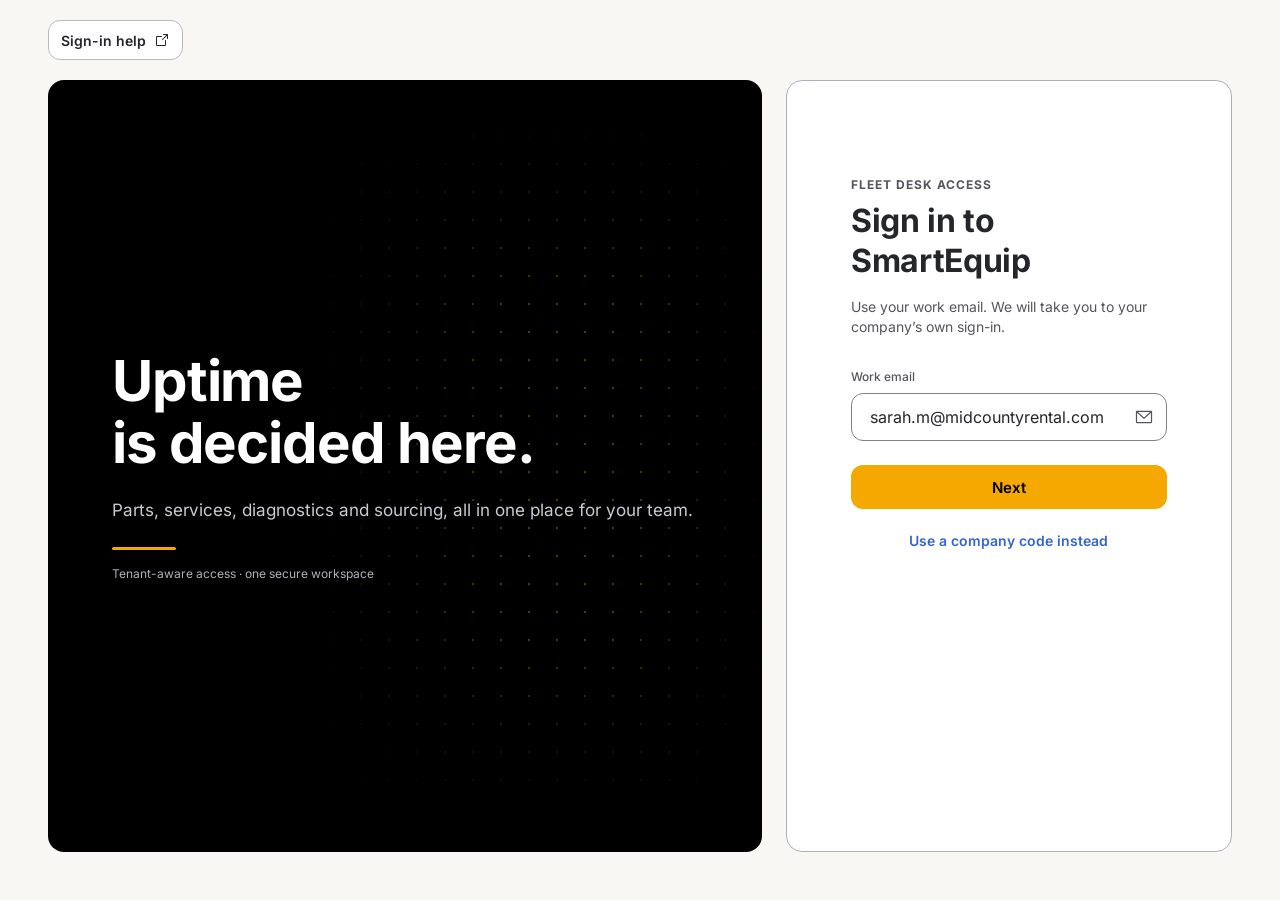
<file: index.html>
<!doctype html>
<html lang="en">
<head>
<meta charset="utf-8">
<meta name="viewport" content="width=device-width,initial-scale=1">
<meta name="theme-color" content="#18181B">
<meta name="description" content="Mid-County Rental fleet portal.">
<title>Mid-County Rental</title>
<link rel="icon" href="data:image/svg+xml,%3Csvg xmlns='http://www.w3.org/2000/svg' viewBox='0 0 32 32'%3E%3Crect width='32' height='32' rx='7' fill='%231E1E1E'/%3E%3Csvg x='4' y='7' width='24' height='18' viewBox='176 3 42 25'%3E%3Cpath d='M216.214 25.64H194.718L200.707 20.9759H207.994L202.438 11.6611L184.701 25.64H177.17L203.722 4.71216L216.214 25.64Z' fill='%23F4A800'/%3E%3C/svg%3E%3C/svg%3E">
<link rel="stylesheet" href="css/tokens.css">
<link rel="stylesheet" href="css/fonts.css">
<link rel="stylesheet" href="css/base.css">
<link rel="stylesheet" href="css/boot.css">
<link rel="stylesheet" href="css/sign-in.css">
<link rel="stylesheet" href="css/shell.css">
<link rel="stylesheet" href="css/kit.css">
<link rel="stylesheet" href="css/catalog.css">
<link rel="stylesheet" href="css/ordering.css">
<link rel="stylesheet" href="css/work.css?v=2">
<link rel="stylesheet" href="css/knowledge.css">
<link rel="stylesheet" href="css/search.css">
<link rel="stylesheet" href="css/fleet.css">
<link rel="stylesheet" href="css/lists.css">
<link rel="stylesheet" href="css/support.css">
<link rel="stylesheet" href="css/marketing.css">
<link rel="stylesheet" href="css/desk.css">
<link rel="stylesheet" href="css/rhythm.css">
<link rel="stylesheet" href="css/responsive.css">
<link rel="stylesheet" href="css/analytics.css">
<link rel="stylesheet" href="css/diagnostics.css">
<link rel="stylesheet" href="css/theme.css">
<script src="js/theme.js"></script>
<script src="js/a11y.js"></script>
</head>
<body>
<div id="app"></div>
<div id="toast" class="toast" role="status" aria-live="polite"></div>
<noscript><p class="noscript">This prototype needs JavaScript.</p></noscript>
<script src="js/data.js"></script>
<script src="js/icons.js"></script>
<script src="js/app.js"></script>
<script src="js/kit.js"></script>
<script src="js/support.js"></script>
<script src="js/desk.js"></script>
<script src="js/transactions.js"></script>
<script src="js/ops.js"></script>
<script src="js/shell.js"></script>
<script src="js/filterbar.js"></script>
<script src="js/cms.js"></script>
<script src="js/views/boot.js"></script>
<script src="js/views/sign-in.js"></script>
<script src="js/views/home.js"></script>
<script src="js/views/search.js"></script>
<script src="js/views/catalog.js"></script>
<script src="js/views/catalog-search.js"></script>
<script src="js/views/supplier.js"></script>
<script src="js/views/company-catalog.js"></script>
<script src="js/views/enhanced-catalog.js"></script>
<script src="js/views/machine.js"></script>
<script src="js/views/category.js"></script>
<script src="js/views/part.js"></script>
<script src="js/views/cart.js"></script>
<script src="js/views/checkout.js"></script>
<script src="js/views/placed.js"></script>
<script src="js/views/orders.js"></script>
<script src="js/views/order.js"></script>
<script src="js/views/work-orders.js"></script>
<script src="js/views/work-order.js"></script>
<script src="js/views/wo-order.js"></script>
<script src="js/views/approvals.js"></script>
<script src="js/views/approval.js"></script>
<script src="js/views/notifications.js"></script>
<script src="js/views/manuals.js"></script>
<script src="js/views/manual.js"></script>
<script src="js/views/fleet.js"></script>
<script src="js/views/asset.js"></script>
<script src="js/views/lists.js"></script>
<script src="js/views/list.js"></script>
<script src="js/views/recommended.js"></script>
<script src="js/views/kb.js"></script>
<script src="js/views/article.js"></script>
<script src="js/views/recall.js"></script>
<script src="js/views/notice.js"></script>
<script src="js/views/scan.js"></script>
<script src="js/views/analytics.js"></script>
<script src="js/diag-engine.js"></script>
<script src="js/views/diagnostics.js"></script>
<script src="js/views/profile.js"></script>
<script src="js/marketing.js"></script>
<script src="js/presenter.js"></script>
<script src="js/walkthroughs.js"></script>
<script>SE.start();</script>
</body>
</html>
</file>
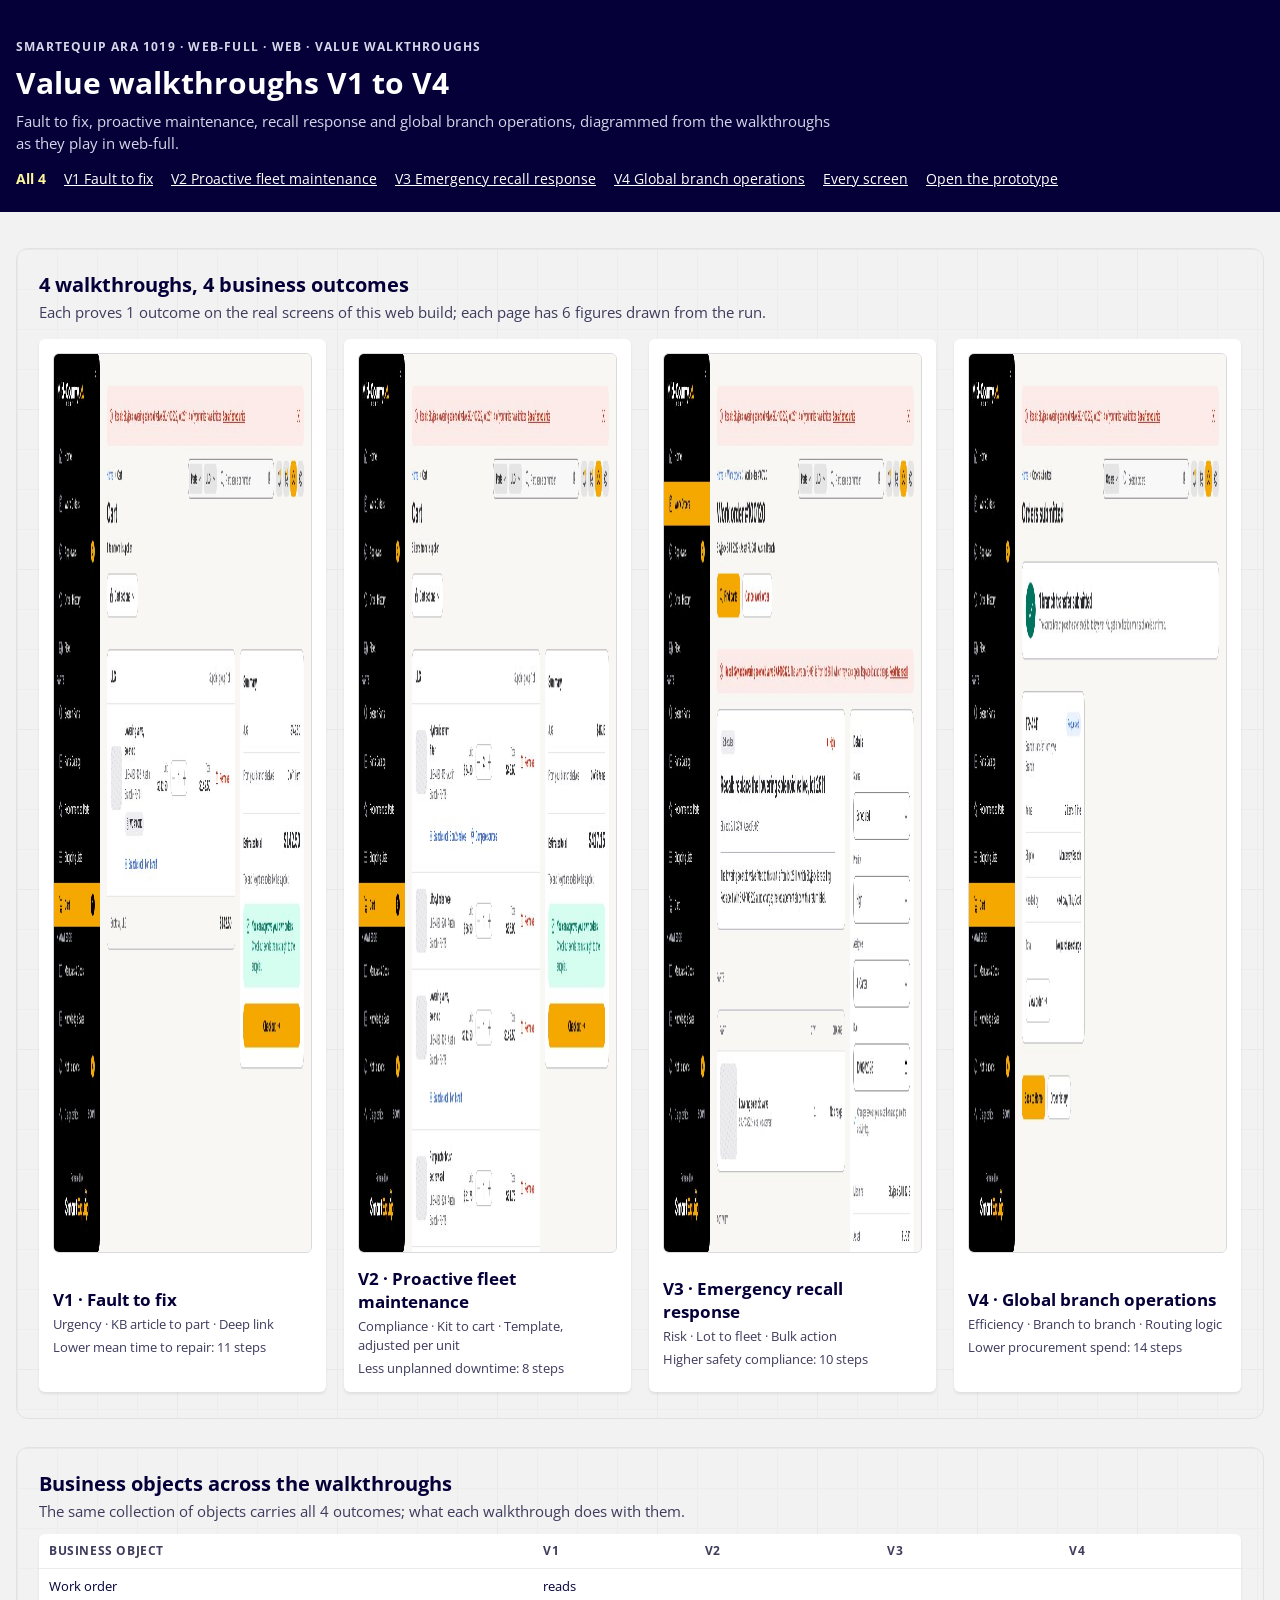
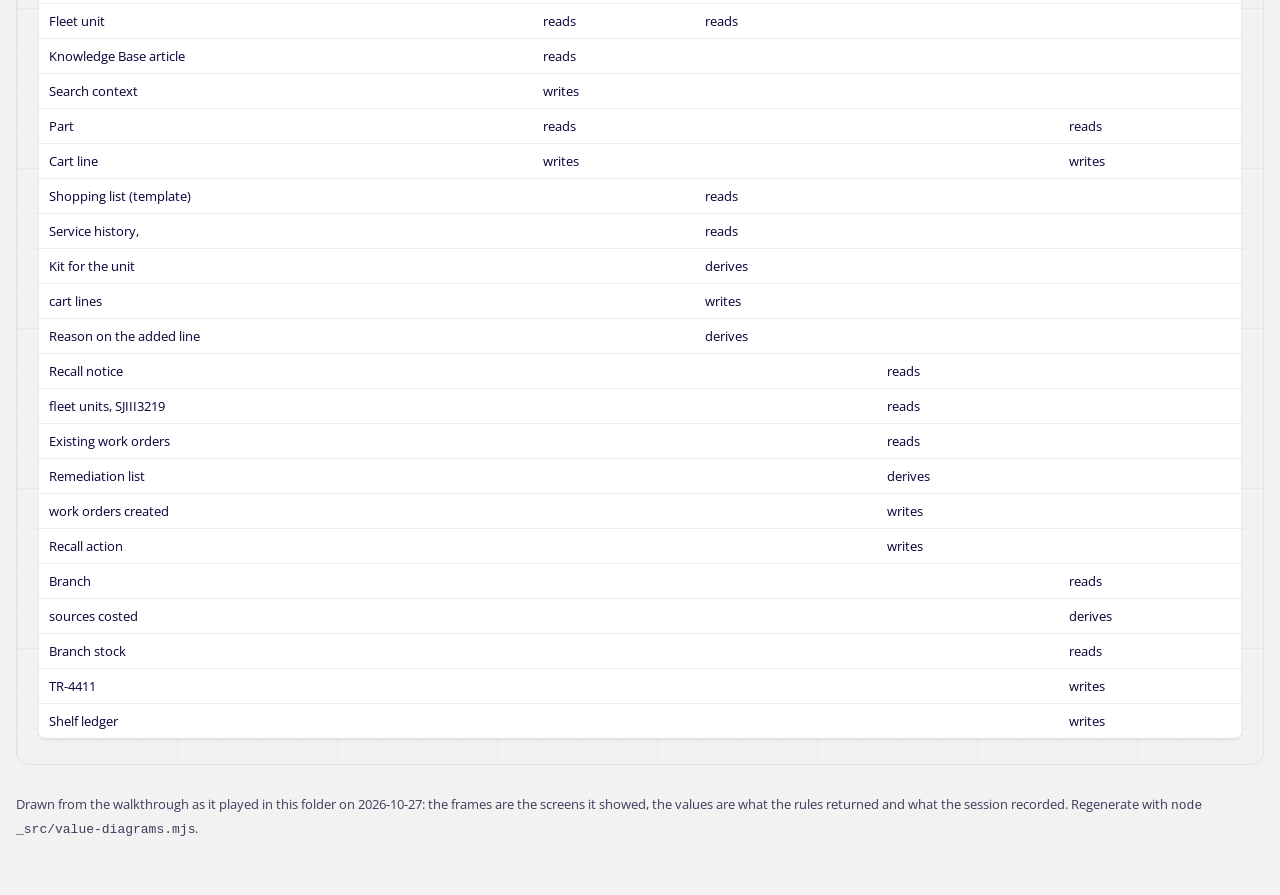
<file: diagrams/index.html>
<!doctype html>
<!-- Generated by _src/value-diagrams.mjs from the captured walkthroughs (run.json). Do not edit. -->
<html lang="en"><head><meta charset="utf-8"><meta name="viewport" content="width=device-width,initial-scale=1">
<title>Value walkthroughs · web-full</title><style>
@font-face { font-family: 'Open Sans'; src: url(fonts/OpenSans.ttf) format('truetype'); font-weight: 300 800; }
@layer base, components;
@layer base {
  *, *::before, *::after { box-sizing: border-box; }
  html { background: #F2F2F2; }
  body { margin: 0; background: #F2F2F2; color: #050038; font: 400 15px/22px 'Open Sans', system-ui, sans-serif; -webkit-font-smoothing: antialiased; }
  h1, h2, h3, p { margin: 0; } a { color: #1D4FB8; } :focus-visible { outline: 3px solid #004F8A; outline-offset: 2px; }
  img { max-width: 100%; }
}
@layer components {
  .top { padding: 28px 16px 22px; background: #050038; color: #FFF; }
  .wrap { max-width: 1280px; margin: 0 auto; }
  .kick { font-size: 12px; font-weight: 700; letter-spacing: 1.2px; text-transform: uppercase; color: #FDF59D; }
  .top h1 { margin-top: 6px; font-size: 30px; line-height: 38px; }
  .top p { margin-top: 8px; max-width: 820px; color: #D7D6EA; }
  .nav { display: flex; flex-wrap: wrap; gap: 8px 18px; margin-top: 14px; font-size: 14px; }
  .nav a { color: #FFF; } .nav a[aria-current] { color: #FDF59D; font-weight: 700; text-decoration: none; }
  main { padding: 8px 16px 56px; }
  .board { margin-top: 28px; padding: 22px 22px 26px; border-radius: 12px; background-color: #F2F2F2;
    background-image: linear-gradient(#E9E9E9 1px, transparent 1px), linear-gradient(90deg, #E9E9E9 1px, transparent 1px), linear-gradient(#EDEDED 1px, transparent 1px), linear-gradient(90deg, #EDEDED 1px, transparent 1px);
    background-size: 160px 160px, 160px 160px, 40px 40px, 40px 40px; border: 1px solid #E2E2E6; }
  .board > h2 { font-size: 20px; line-height: 28px; }
  .board > .sub { margin-top: 2px; color: #3E3B5C; }
  .legend { display: flex; flex-wrap: wrap; gap: 6px 16px; margin: 10px 0 16px; font-size: 13px; color: #3E3B5C; }
  .legend i { display: inline-block; width: 14px; height: 14px; margin-right: 6px; vertical-align: -2px; box-shadow: 0 2px 2px rgba(0,0,0,.12); }
  .k-y { background: linear-gradient(#FDF59D, #FFF9AC); } .k-b { background: linear-gradient(#B1CEFB, #BBD6FF); } .k-g { background: linear-gradient(#68DE8B, #75E395); } .k-r { background: linear-gradient(#FB9B9C, #FFA9A8); } .k-w { background: #FFF; }
  .notes4 { display: grid; grid-template-columns: repeat(auto-fit, minmax(220px, 1fr)); gap: 16px; }
  .nt { min-height: 132px; padding: 16px; box-shadow: 0 4px 5px -2px rgba(0,0,0,.16); }
  .nt small { display: block; font-size: 12px; font-weight: 700; letter-spacing: .8px; text-transform: uppercase; color: #3E3B5C; }
  .nt b { display: block; margin-top: 6px; font-size: 20px; line-height: 27px; }
  .n-y { background: linear-gradient(#FDF59D, #FFF9AC); } .n-b { background: linear-gradient(#B1CEFB, #BBD6FF); } .n-g { background: linear-gradient(#68DE8B, #75E395); } .n-r { background: linear-gradient(#FB9B9C, #FFA9A8); } .n-w { background: #FFF; }
  .kpis { display: grid; grid-template-columns: repeat(auto-fit, minmax(150px, 1fr)); gap: 12px; margin-top: 16px; }
  .kpi { padding: 12px 14px; background: #FFF; border-radius: 4px; box-shadow: 0 2px 3px rgba(0,0,0,.08); }
  .kpi b { display: block; font-size: 26px; line-height: 32px; } .kpi span { font-size: 13px; color: #3E3B5C; }
  .phase { margin-top: 18px; padding: 14px; border-radius: 10px; background: rgba(255,255,255,.55); border: 1px solid #D9D9DE; }
  .phase > h3 { font-size: 16px; line-height: 22px; margin-bottom: 12px; }
  .frames { list-style: none; margin: 0; padding: 0; display: grid; gap: 18px; }
  .frames.p-iPhone { grid-template-columns: repeat(auto-fill, minmax(170px, 1fr)); }
  .frames.p-web { grid-template-columns: repeat(auto-fill, minmax(300px, 1fr)); }
  .fr { position: relative; }
  .fr img { display: block; width: 100%; height: auto; border-radius: 8px; border: 1px solid #D9D9DE; background: #FFF; }
  .fr .bn { position: absolute; top: -10px; left: -10px; display: grid; place-items: center; width: 28px; height: 28px; border-radius: 14px; background: #050038; color: #FFF; font-size: 13px; font-weight: 700; }
  .fr p { margin-top: 8px; font-size: 13px; line-height: 18px; }
  .fr small { display: block; margin-top: 2px; font-size: 12px; line-height: 16px; color: #3E3B5C; }
  .svgbox { margin-top: 6px; }
  svg.fig { display: block; width: 100%; height: auto; font-family: 'Open Sans', system-ui, sans-serif; }
  svg .t { font-size: 13px; fill: #050038; } svg .t-s { font-size: 12px; fill: #050038; } svg .t-b { font-size: 14px; font-weight: 700; fill: #050038; }
  svg .mute { fill: #5A5873; } svg .t-lane { font-size: 16px; font-weight: 700; fill: #050038; } svg .t-ph { font-size: 14px; font-weight: 700; fill: #3E3B5C; letter-spacing: .4px; }
  svg .t-badge { font-size: 12px; font-weight: 700; fill: #FFF; } svg .t-l { font-size: 12px; fill: #3E3B5C; }
  svg rect.white { stroke: #D9D9DE; }
  .edges { margin: 12px 0 0; padding-left: 20px; font-size: 13px; columns: 2 320px; } .edges li { margin: 2px 0; break-inside: avoid; }
  .chain { margin-top: 22px; display: grid; grid-template-columns: repeat(auto-fit, minmax(220px, 1fr)); gap: 16px; margin-bottom: 18px; }
  .cs { position: relative; padding: 16px 16px 14px; box-shadow: 0 4px 5px -2px rgba(0,0,0,.16); }
  .cs.n-w { border: 1px solid #D9D9DE; }
  .cs-n { position: absolute; top: -10px; left: -10px; display: grid; place-items: center; width: 28px; height: 28px; border-radius: 14px; background: #050038; color: #FFF; font-size: 13px; font-weight: 700; }
  .cs b { display: block; font-size: 15px; } .cs p { margin-top: 6px; font-size: 13px; line-height: 19px; }
  .stats4 { margin-top: 18px; display: grid; grid-template-columns: repeat(auto-fit, minmax(160px, 1fr)); gap: 14px; margin-bottom: 16px; }
  .st { padding: 14px; box-shadow: 0 4px 5px -2px rgba(0,0,0,.16); } .st b { display: block; font-size: 30px; line-height: 36px; } .st span { font-size: 13px; }
  .tbl { overflow-x: auto; margin-top: 12px; background: #FFF; border-radius: 6px; box-shadow: 0 2px 3px rgba(0,0,0,.08); }
  table { width: 100%; border-collapse: collapse; font-size: 13px; line-height: 18px; }
  th, td { padding: 8px 10px; text-align: left; vertical-align: top; border-top: 1px solid #ECECF0; }
  thead th { border-top: 0; font-size: 12px; letter-spacing: .6px; text-transform: uppercase; color: #3E3B5C; white-space: nowrap; }
  tr.hit td { background: #E3F8EA; } tr.warn td { background: #FFFBD9; } tr.risk td { background: #FFE6E6; }
  .cap { margin-top: 12px; font-size: 14px; color: #3E3B5C; }
  .barbox { padding: 10px 14px; background: #FFF; border-radius: 6px; box-shadow: 0 2px 3px rgba(0,0,0,.08); }
  .banner { margin-top: 18px; padding: 14px 18px; background: #FFF; border-radius: 4px; box-shadow: 0 2px 3px rgba(0,0,0,.08); font-weight: 600; }
  .cards { display: grid; grid-template-columns: repeat(auto-fit, minmax(280px, 1fr)); gap: 18px; margin-top: 16px; }
  .card { display: grid; grid-template-columns: 96px minmax(0, 1fr); gap: 14px; padding: 14px; background: #FFF; border-radius: 6px; box-shadow: 0 2px 3px rgba(0,0,0,.08); color: inherit; text-decoration: none; }
  .card.p-web { grid-template-columns: 1fr; }
  .card img { border-radius: 6px; border: 1px solid #D9D9DE; }
  .card b { display: block; font-size: 17px; line-height: 23px; } .card span { display: block; margin-top: 4px; font-size: 13px; line-height: 19px; color: #3E3B5C; }
  .foot { margin-top: 28px; font-size: 13px; color: #3E3B5C; }
}</style></head><body>
<header class="top"><div class="wrap"><p class="kick">SmartEquip ARA 1019 · web-full · Web · value walkthroughs</p><h1>Value walkthroughs V1 to V4</h1><p>Fault to fix, proactive maintenance, recall response and global branch operations, diagrammed from the walkthroughs as they play in web-full.</p><nav class="nav" aria-label="Diagrams"><a href="index.html" aria-current="page">All 4</a><a href="V1.html">V1 Fault to fix</a><a href="V2.html">V2 Proactive fleet maintenance</a><a href="V3.html">V3 Emergency recall response</a><a href="V4.html">V4 Global branch operations</a><a href="../screens/index.html">Every screen</a><a href="../index.html">Open the prototype</a></nav></div></header>
<main class="wrap"><section class="board" aria-labelledby="i1"><h2 id="i1">4 walkthroughs, 4 business outcomes</h2><p class="sub">Each proves 1 outcome on the real screens of this web build; each page has 6 figures drawn from the run.</p><div class="cards"><a class="card p-web" href="V1.html"><img src="frames/V1-11.jpg" alt="" width="1440" height="900" loading="lazy"><div><b>V1 · Fault to fix</b><span>Urgency · KB article to part · Deep link</span><span>Lower mean time to repair: 11 steps</span></div></a><a class="card p-web" href="V2.html"><img src="frames/V2-08.jpg" alt="" width="1440" height="900" loading="lazy"><div><b>V2 · Proactive fleet maintenance</b><span>Compliance · Kit to cart · Template, adjusted per unit</span><span>Less unplanned downtime: 8 steps</span></div></a><a class="card p-web" href="V3.html"><img src="frames/V3-10.jpg" alt="" width="1440" height="900" loading="lazy"><div><b>V3 · Emergency recall response</b><span>Risk · Lot to fleet · Bulk action</span><span>Higher safety compliance: 10 steps</span></div></a><a class="card p-web" href="V4.html"><img src="frames/V4-14.jpg" alt="" width="1440" height="900" loading="lazy"><div><b>V4 · Global branch operations</b><span>Efficiency · Branch to branch · Routing logic</span><span>Lower procurement spend: 14 steps</span></div></a></div></section>
<section class="board" aria-labelledby="i2"><h2 id="i2">Business objects across the walkthroughs</h2><p class="sub">The same collection of objects carries all 4 outcomes; what each walkthrough does with them.</p><div class="tbl"><table><thead><tr><th scope="col">Business object</th><th scope="col">V1</th><th scope="col">V2</th><th scope="col">V3</th><th scope="col">V4</th></tr></thead><tbody><tr class=""><td>Work order</td><td>reads</td><td></td><td></td><td></td></tr><tr class=""><td>Fleet unit</td><td>reads</td><td>reads</td><td></td><td></td></tr><tr class=""><td>Knowledge Base article</td><td>reads</td><td></td><td></td><td></td></tr><tr class=""><td>Search context</td><td>writes</td><td></td><td></td><td></td></tr><tr class=""><td>Part</td><td>reads</td><td></td><td></td><td>reads</td></tr><tr class=""><td>Cart line</td><td>writes</td><td></td><td></td><td>writes</td></tr><tr class=""><td>Shopping list (template)</td><td></td><td>reads</td><td></td><td></td></tr><tr class=""><td>Service history,</td><td></td><td>reads</td><td></td><td></td></tr><tr class=""><td>Kit for the unit</td><td></td><td>derives</td><td></td><td></td></tr><tr class=""><td>cart lines</td><td></td><td>writes</td><td></td><td></td></tr><tr class=""><td>Reason on the added line</td><td></td><td>derives</td><td></td><td></td></tr><tr class=""><td>Recall notice</td><td></td><td></td><td>reads</td><td></td></tr><tr class=""><td>fleet units, SJIII3219</td><td></td><td></td><td>reads</td><td></td></tr><tr class=""><td>Existing work orders</td><td></td><td></td><td>reads</td><td></td></tr><tr class=""><td>Remediation list</td><td></td><td></td><td>derives</td><td></td></tr><tr class=""><td>work orders created</td><td></td><td></td><td>writes</td><td></td></tr><tr class=""><td>Recall action</td><td></td><td></td><td>writes</td><td></td></tr><tr class=""><td>Branch</td><td></td><td></td><td></td><td>reads</td></tr><tr class=""><td>sources costed</td><td></td><td></td><td></td><td>derives</td></tr><tr class=""><td>Branch stock</td><td></td><td></td><td></td><td>reads</td></tr><tr class=""><td>TR-4411</td><td></td><td></td><td></td><td>writes</td></tr><tr class=""><td>Shelf ledger</td><td></td><td></td><td></td><td>writes</td></tr></tbody></table></div></section><p class="foot">Drawn from the walkthrough as it played in this folder on 2026-10-27: the frames are the screens it showed, the values are what the rules returned and what the session recorded. Regenerate with <code>node _src/value-diagrams.mjs</code>.</p></main>
</body></html>
</file>
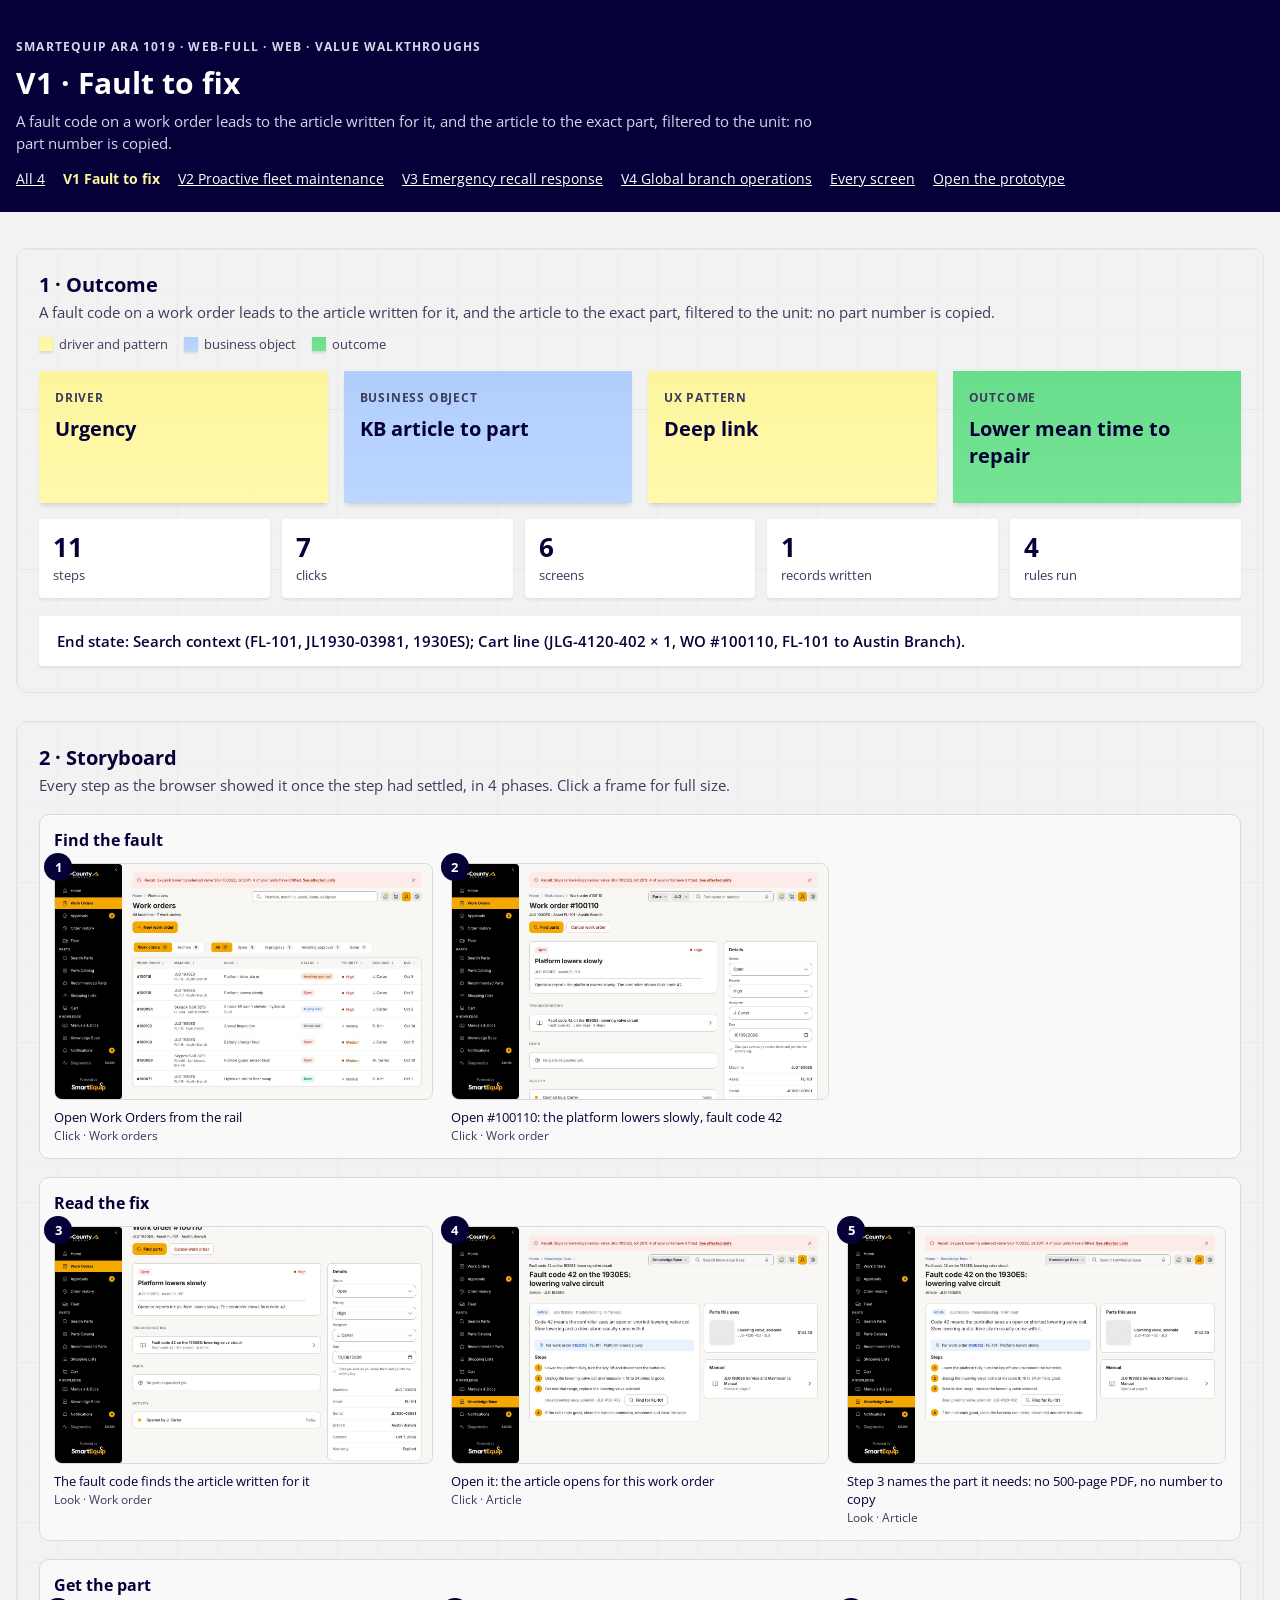
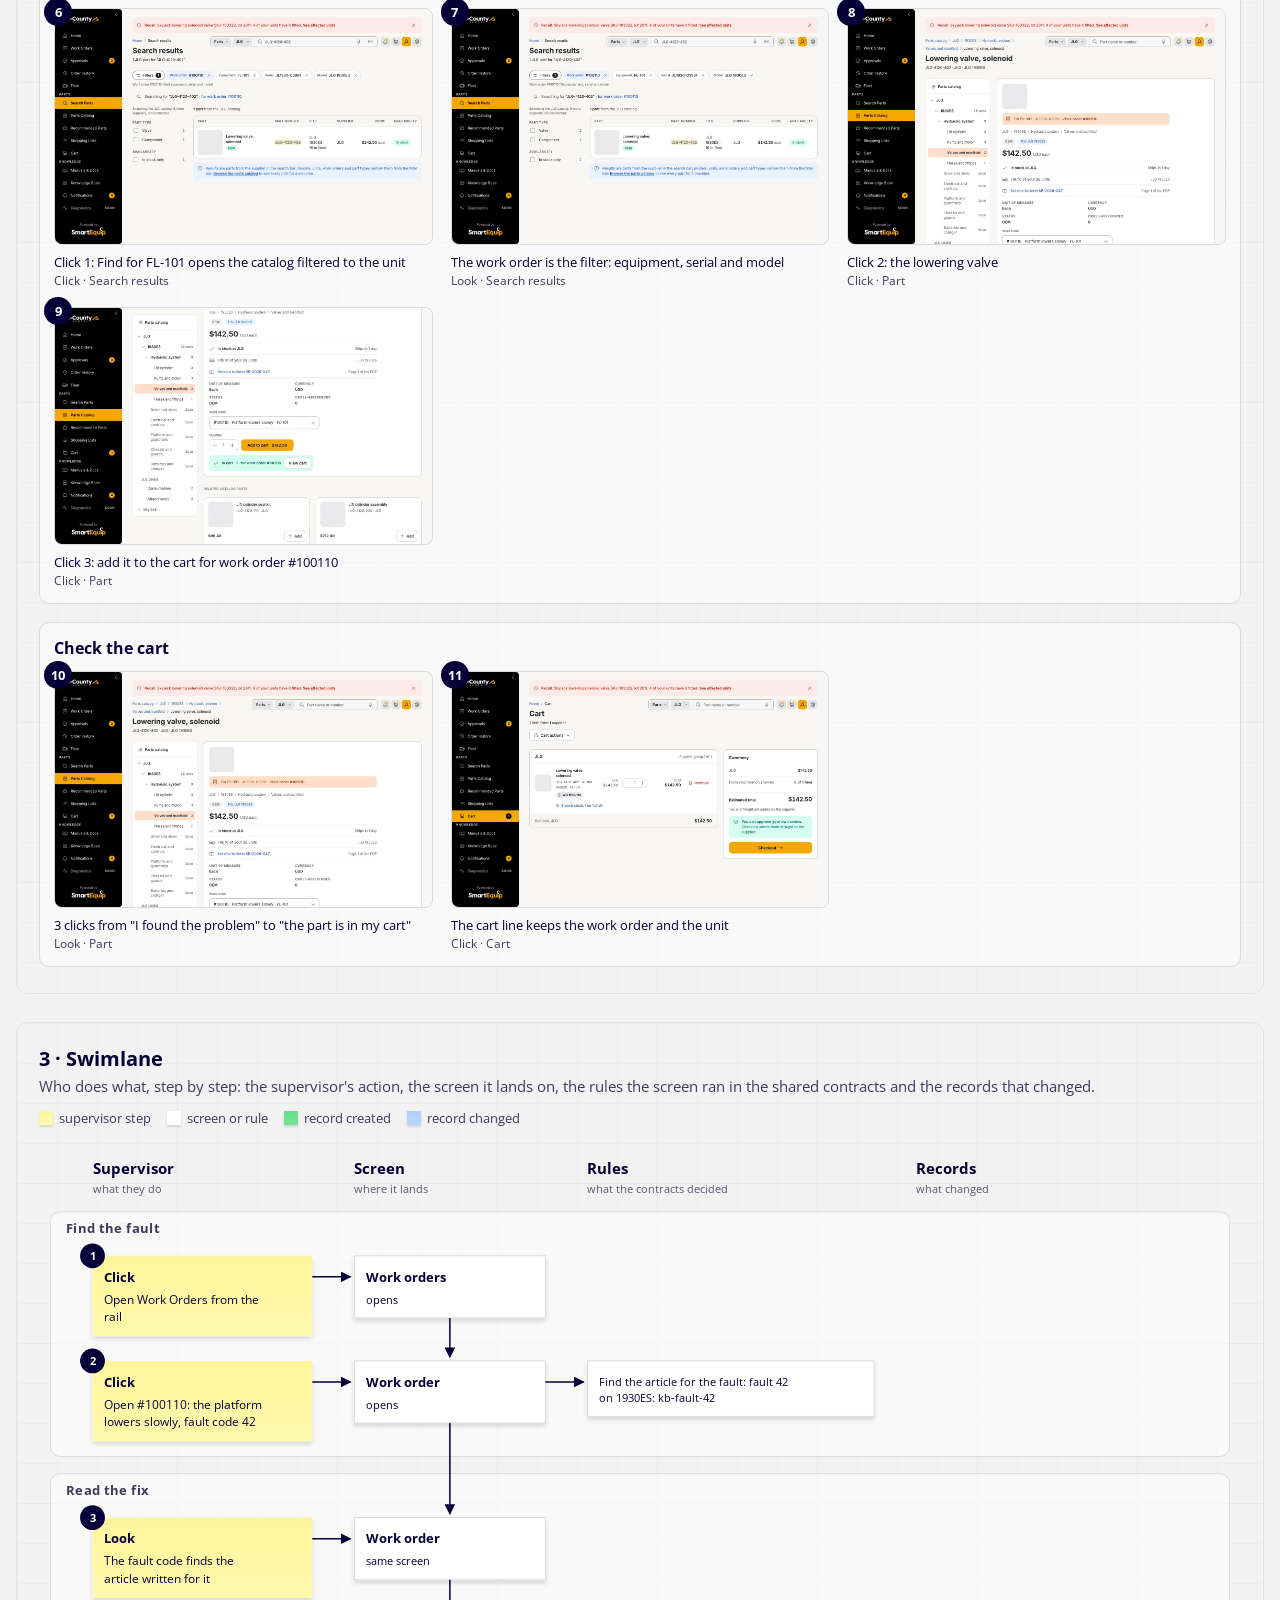
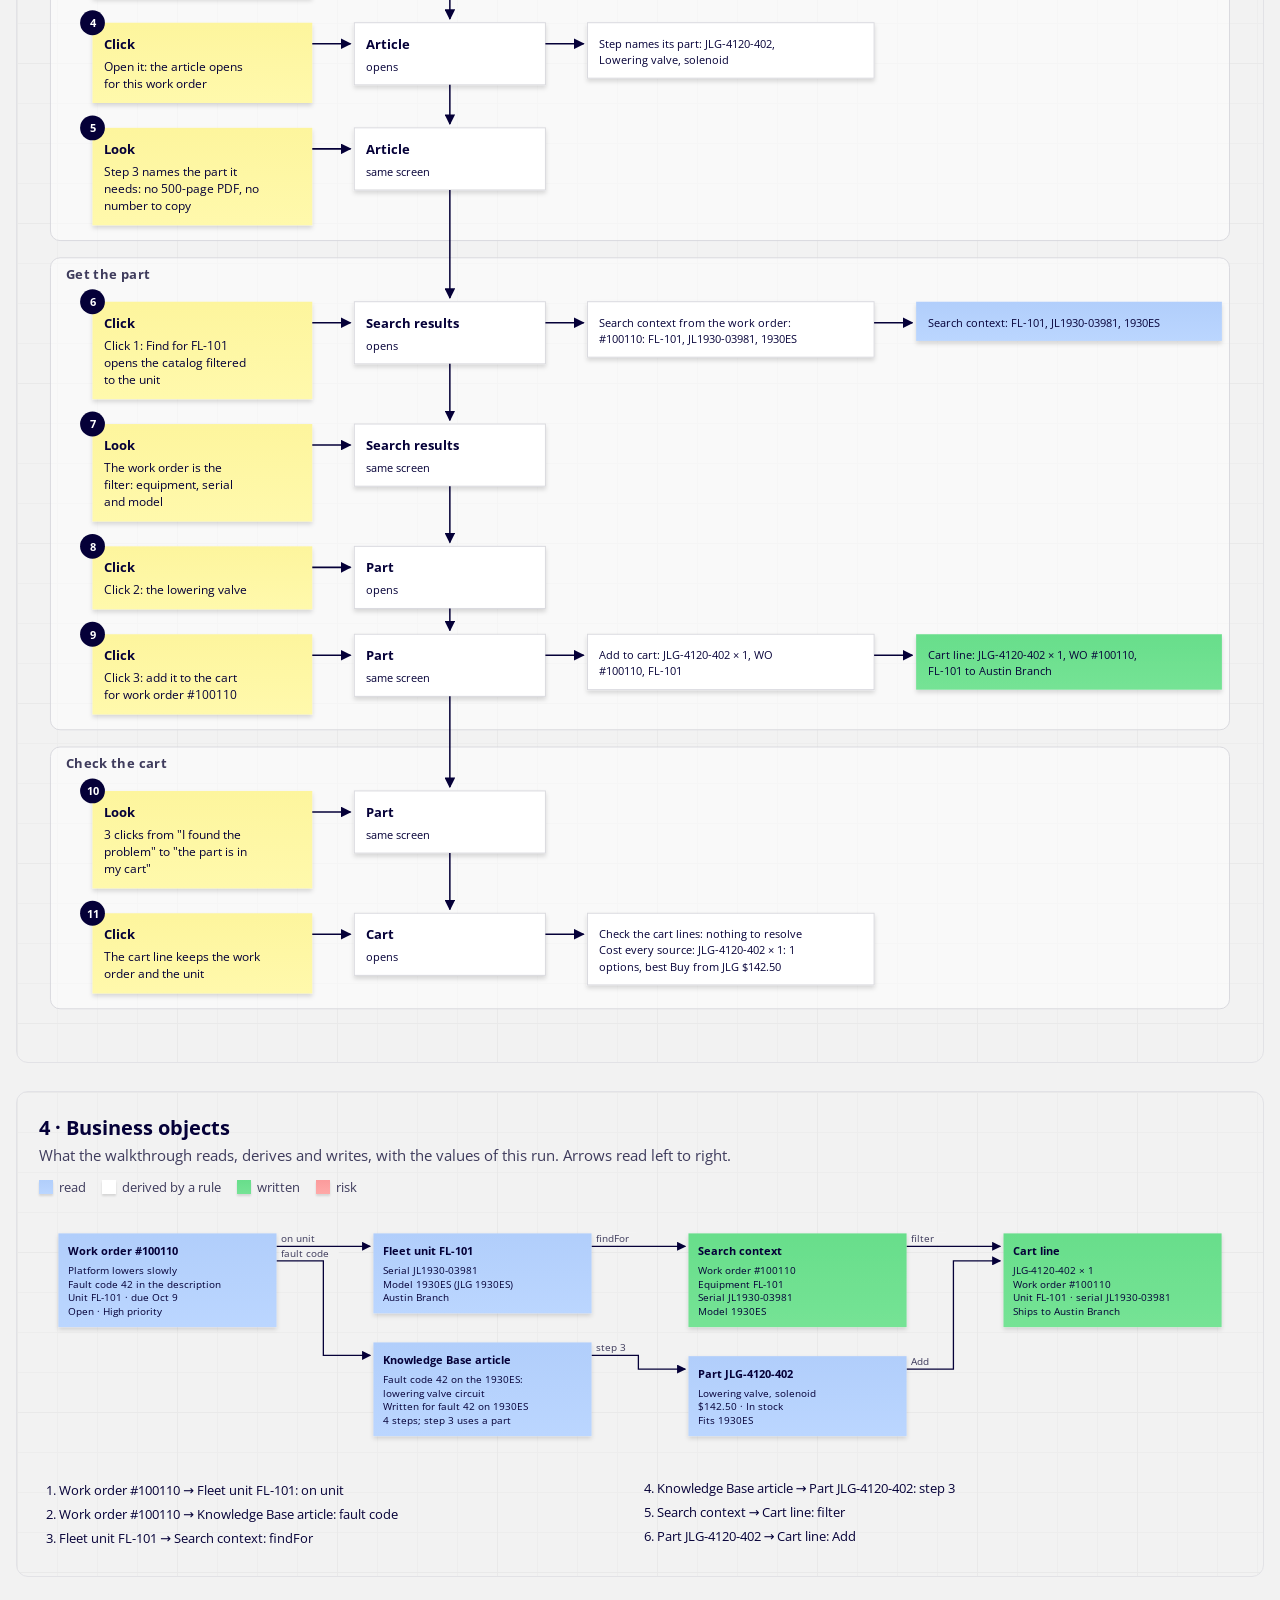
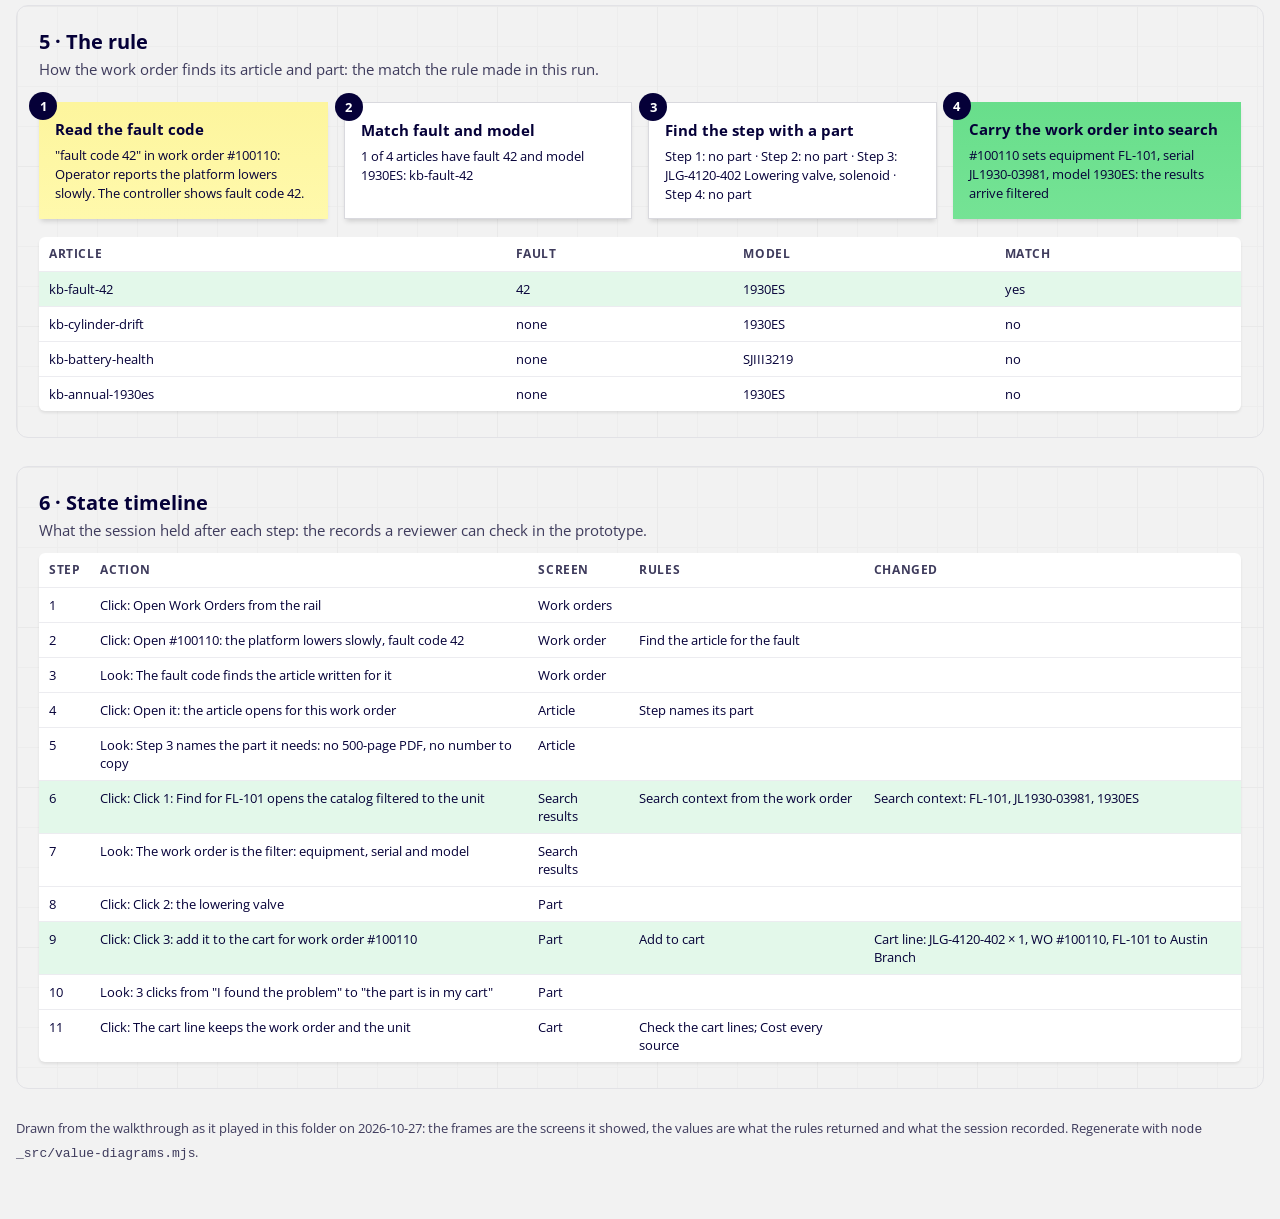
<file: diagrams/V1.html>
<!doctype html>
<!-- Generated by _src/value-diagrams.mjs from the captured walkthroughs (run.json). Do not edit. -->
<html lang="en"><head><meta charset="utf-8"><meta name="viewport" content="width=device-width,initial-scale=1">
<title>V1 Fault to fix · web-full</title><style>
@font-face { font-family: 'Open Sans'; src: url(fonts/OpenSans.ttf) format('truetype'); font-weight: 300 800; }
@layer base, components;
@layer base {
  *, *::before, *::after { box-sizing: border-box; }
  html { background: #F2F2F2; }
  body { margin: 0; background: #F2F2F2; color: #050038; font: 400 15px/22px 'Open Sans', system-ui, sans-serif; -webkit-font-smoothing: antialiased; }
  h1, h2, h3, p { margin: 0; } a { color: #1D4FB8; } :focus-visible { outline: 3px solid #004F8A; outline-offset: 2px; }
  img { max-width: 100%; }
}
@layer components {
  .top { padding: 28px 16px 22px; background: #050038; color: #FFF; }
  .wrap { max-width: 1280px; margin: 0 auto; }
  .kick { font-size: 12px; font-weight: 700; letter-spacing: 1.2px; text-transform: uppercase; color: #FDF59D; }
  .top h1 { margin-top: 6px; font-size: 30px; line-height: 38px; }
  .top p { margin-top: 8px; max-width: 820px; color: #D7D6EA; }
  .nav { display: flex; flex-wrap: wrap; gap: 8px 18px; margin-top: 14px; font-size: 14px; }
  .nav a { color: #FFF; } .nav a[aria-current] { color: #FDF59D; font-weight: 700; text-decoration: none; }
  main { padding: 8px 16px 56px; }
  .board { margin-top: 28px; padding: 22px 22px 26px; border-radius: 12px; background-color: #F2F2F2;
    background-image: linear-gradient(#E9E9E9 1px, transparent 1px), linear-gradient(90deg, #E9E9E9 1px, transparent 1px), linear-gradient(#EDEDED 1px, transparent 1px), linear-gradient(90deg, #EDEDED 1px, transparent 1px);
    background-size: 160px 160px, 160px 160px, 40px 40px, 40px 40px; border: 1px solid #E2E2E6; }
  .board > h2 { font-size: 20px; line-height: 28px; }
  .board > .sub { margin-top: 2px; color: #3E3B5C; }
  .legend { display: flex; flex-wrap: wrap; gap: 6px 16px; margin: 10px 0 16px; font-size: 13px; color: #3E3B5C; }
  .legend i { display: inline-block; width: 14px; height: 14px; margin-right: 6px; vertical-align: -2px; box-shadow: 0 2px 2px rgba(0,0,0,.12); }
  .k-y { background: linear-gradient(#FDF59D, #FFF9AC); } .k-b { background: linear-gradient(#B1CEFB, #BBD6FF); } .k-g { background: linear-gradient(#68DE8B, #75E395); } .k-r { background: linear-gradient(#FB9B9C, #FFA9A8); } .k-w { background: #FFF; }
  .notes4 { display: grid; grid-template-columns: repeat(auto-fit, minmax(220px, 1fr)); gap: 16px; }
  .nt { min-height: 132px; padding: 16px; box-shadow: 0 4px 5px -2px rgba(0,0,0,.16); }
  .nt small { display: block; font-size: 12px; font-weight: 700; letter-spacing: .8px; text-transform: uppercase; color: #3E3B5C; }
  .nt b { display: block; margin-top: 6px; font-size: 20px; line-height: 27px; }
  .n-y { background: linear-gradient(#FDF59D, #FFF9AC); } .n-b { background: linear-gradient(#B1CEFB, #BBD6FF); } .n-g { background: linear-gradient(#68DE8B, #75E395); } .n-r { background: linear-gradient(#FB9B9C, #FFA9A8); } .n-w { background: #FFF; }
  .kpis { display: grid; grid-template-columns: repeat(auto-fit, minmax(150px, 1fr)); gap: 12px; margin-top: 16px; }
  .kpi { padding: 12px 14px; background: #FFF; border-radius: 4px; box-shadow: 0 2px 3px rgba(0,0,0,.08); }
  .kpi b { display: block; font-size: 26px; line-height: 32px; } .kpi span { font-size: 13px; color: #3E3B5C; }
  .phase { margin-top: 18px; padding: 14px; border-radius: 10px; background: rgba(255,255,255,.55); border: 1px solid #D9D9DE; }
  .phase > h3 { font-size: 16px; line-height: 22px; margin-bottom: 12px; }
  .frames { list-style: none; margin: 0; padding: 0; display: grid; gap: 18px; }
  .frames.p-iPhone { grid-template-columns: repeat(auto-fill, minmax(170px, 1fr)); }
  .frames.p-web { grid-template-columns: repeat(auto-fill, minmax(300px, 1fr)); }
  .fr { position: relative; }
  .fr img { display: block; width: 100%; height: auto; border-radius: 8px; border: 1px solid #D9D9DE; background: #FFF; }
  .fr .bn { position: absolute; top: -10px; left: -10px; display: grid; place-items: center; width: 28px; height: 28px; border-radius: 14px; background: #050038; color: #FFF; font-size: 13px; font-weight: 700; }
  .fr p { margin-top: 8px; font-size: 13px; line-height: 18px; }
  .fr small { display: block; margin-top: 2px; font-size: 12px; line-height: 16px; color: #3E3B5C; }
  .svgbox { margin-top: 6px; }
  svg.fig { display: block; width: 100%; height: auto; font-family: 'Open Sans', system-ui, sans-serif; }
  svg .t { font-size: 13px; fill: #050038; } svg .t-s { font-size: 12px; fill: #050038; } svg .t-b { font-size: 14px; font-weight: 700; fill: #050038; }
  svg .mute { fill: #5A5873; } svg .t-lane { font-size: 16px; font-weight: 700; fill: #050038; } svg .t-ph { font-size: 14px; font-weight: 700; fill: #3E3B5C; letter-spacing: .4px; }
  svg .t-badge { font-size: 12px; font-weight: 700; fill: #FFF; } svg .t-l { font-size: 12px; fill: #3E3B5C; }
  svg rect.white { stroke: #D9D9DE; }
  .edges { margin: 12px 0 0; padding-left: 20px; font-size: 13px; columns: 2 320px; } .edges li { margin: 2px 0; break-inside: avoid; }
  .chain { margin-top: 22px; display: grid; grid-template-columns: repeat(auto-fit, minmax(220px, 1fr)); gap: 16px; margin-bottom: 18px; }
  .cs { position: relative; padding: 16px 16px 14px; box-shadow: 0 4px 5px -2px rgba(0,0,0,.16); }
  .cs.n-w { border: 1px solid #D9D9DE; }
  .cs-n { position: absolute; top: -10px; left: -10px; display: grid; place-items: center; width: 28px; height: 28px; border-radius: 14px; background: #050038; color: #FFF; font-size: 13px; font-weight: 700; }
  .cs b { display: block; font-size: 15px; } .cs p { margin-top: 6px; font-size: 13px; line-height: 19px; }
  .stats4 { margin-top: 18px; display: grid; grid-template-columns: repeat(auto-fit, minmax(160px, 1fr)); gap: 14px; margin-bottom: 16px; }
  .st { padding: 14px; box-shadow: 0 4px 5px -2px rgba(0,0,0,.16); } .st b { display: block; font-size: 30px; line-height: 36px; } .st span { font-size: 13px; }
  .tbl { overflow-x: auto; margin-top: 12px; background: #FFF; border-radius: 6px; box-shadow: 0 2px 3px rgba(0,0,0,.08); }
  table { width: 100%; border-collapse: collapse; font-size: 13px; line-height: 18px; }
  th, td { padding: 8px 10px; text-align: left; vertical-align: top; border-top: 1px solid #ECECF0; }
  thead th { border-top: 0; font-size: 12px; letter-spacing: .6px; text-transform: uppercase; color: #3E3B5C; white-space: nowrap; }
  tr.hit td { background: #E3F8EA; } tr.warn td { background: #FFFBD9; } tr.risk td { background: #FFE6E6; }
  .cap { margin-top: 12px; font-size: 14px; color: #3E3B5C; }
  .barbox { padding: 10px 14px; background: #FFF; border-radius: 6px; box-shadow: 0 2px 3px rgba(0,0,0,.08); }
  .banner { margin-top: 18px; padding: 14px 18px; background: #FFF; border-radius: 4px; box-shadow: 0 2px 3px rgba(0,0,0,.08); font-weight: 600; }
  .cards { display: grid; grid-template-columns: repeat(auto-fit, minmax(280px, 1fr)); gap: 18px; margin-top: 16px; }
  .card { display: grid; grid-template-columns: 96px minmax(0, 1fr); gap: 14px; padding: 14px; background: #FFF; border-radius: 6px; box-shadow: 0 2px 3px rgba(0,0,0,.08); color: inherit; text-decoration: none; }
  .card.p-web { grid-template-columns: 1fr; }
  .card img { border-radius: 6px; border: 1px solid #D9D9DE; }
  .card b { display: block; font-size: 17px; line-height: 23px; } .card span { display: block; margin-top: 4px; font-size: 13px; line-height: 19px; color: #3E3B5C; }
  .foot { margin-top: 28px; font-size: 13px; color: #3E3B5C; }
}</style></head><body>
<header class="top"><div class="wrap"><p class="kick">SmartEquip ARA 1019 · web-full · Web · value walkthroughs</p><h1>V1 · Fault to fix</h1><p>A fault code on a work order leads to the article written for it, and the article to the exact part, filtered to the unit: no part number is copied.</p><nav class="nav" aria-label="Diagrams"><a href="index.html">All 4</a><a href="V1.html" aria-current="page">V1 Fault to fix</a><a href="V2.html">V2 Proactive fleet maintenance</a><a href="V3.html">V3 Emergency recall response</a><a href="V4.html">V4 Global branch operations</a><a href="../screens/index.html">Every screen</a><a href="../index.html">Open the prototype</a></nav></div></header>
<main class="wrap"><section class="board" aria-labelledby="f1"><h2 id="f1">1 · Outcome</h2><p class="sub">A fault code on a work order leads to the article written for it, and the article to the exact part, filtered to the unit: no part number is copied.</p><p class="legend"><span><i class="k-y"></i>driver and pattern</span><span><i class="k-b"></i>business object</span><span><i class="k-g"></i>outcome</span></p>
<div class="notes4"><div class="nt n-y"><small>Driver</small><b>Urgency</b></div><div class="nt n-b"><small>Business object</small><b>KB article to part</b></div><div class="nt n-y"><small>UX pattern</small><b>Deep link</b></div><div class="nt n-g"><small>Outcome</small><b>Lower mean time to repair</b></div></div>
<div class="kpis"><div class="kpi"><b>11</b><span>steps</span></div><div class="kpi"><b>7</b><span>clicks</span></div><div class="kpi"><b>6</b><span>screens</span></div><div class="kpi"><b>1</b><span>records written</span></div><div class="kpi"><b>4</b><span>rules run</span></div></div>
<p class="banner">End state: Search context (FL-101, JL1930-03981, 1930ES); Cart line (JLG-4120-402 × 1, WO #100110, FL-101 to Austin Branch).</p></section><section class="board" aria-labelledby="f2"><h2 id="f2">2 · Storyboard</h2><p class="sub">Every step as the browser showed it once the step had settled, in 4 phases. Click a frame for full size.</p><div class="phase"><h3>Find the fault</h3><ol class="frames p-web" start="1"><li class="fr"><span class="bn" aria-hidden="true">1</span><a href="frames/V1-01.jpg"><img src="frames/V1-01.jpg" alt="Step 1: Open Work Orders from the rail" width="1440" height="900" loading="lazy"></a><p>Open Work Orders from the rail</p><small>Click · Work orders</small></li><li class="fr"><span class="bn" aria-hidden="true">2</span><a href="frames/V1-02.jpg"><img src="frames/V1-02.jpg" alt="Step 2: Open #100110: the platform lowers slowly, fault code 42" width="1440" height="900" loading="lazy"></a><p>Open #100110: the platform lowers slowly, fault code 42</p><small>Click · Work order</small></li></ol></div><div class="phase"><h3>Read the fix</h3><ol class="frames p-web" start="3"><li class="fr"><span class="bn" aria-hidden="true">3</span><a href="frames/V1-03.jpg"><img src="frames/V1-03.jpg" alt="Step 3: The fault code finds the article written for it" width="1440" height="900" loading="lazy"></a><p>The fault code finds the article written for it</p><small>Look · Work order</small></li><li class="fr"><span class="bn" aria-hidden="true">4</span><a href="frames/V1-04.jpg"><img src="frames/V1-04.jpg" alt="Step 4: Open it: the article opens for this work order" width="1440" height="900" loading="lazy"></a><p>Open it: the article opens for this work order</p><small>Click · Article</small></li><li class="fr"><span class="bn" aria-hidden="true">5</span><a href="frames/V1-05.jpg"><img src="frames/V1-05.jpg" alt="Step 5: Step 3 names the part it needs: no 500-page PDF, no number to copy" width="1440" height="900" loading="lazy"></a><p>Step 3 names the part it needs: no 500-page PDF, no number to copy</p><small>Look · Article</small></li></ol></div><div class="phase"><h3>Get the part</h3><ol class="frames p-web" start="6"><li class="fr"><span class="bn" aria-hidden="true">6</span><a href="frames/V1-06.jpg"><img src="frames/V1-06.jpg" alt="Step 6: Click 1: Find for FL-101 opens the catalog filtered to the unit" width="1440" height="900" loading="lazy"></a><p>Click 1: Find for FL-101 opens the catalog filtered to the unit</p><small>Click · Search results</small></li><li class="fr"><span class="bn" aria-hidden="true">7</span><a href="frames/V1-07.jpg"><img src="frames/V1-07.jpg" alt="Step 7: The work order is the filter: equipment, serial and model" width="1440" height="900" loading="lazy"></a><p>The work order is the filter: equipment, serial and model</p><small>Look · Search results</small></li><li class="fr"><span class="bn" aria-hidden="true">8</span><a href="frames/V1-08.jpg"><img src="frames/V1-08.jpg" alt="Step 8: Click 2: the lowering valve" width="1440" height="900" loading="lazy"></a><p>Click 2: the lowering valve</p><small>Click · Part</small></li><li class="fr"><span class="bn" aria-hidden="true">9</span><a href="frames/V1-09.jpg"><img src="frames/V1-09.jpg" alt="Step 9: Click 3: add it to the cart for work order #100110" width="1440" height="900" loading="lazy"></a><p>Click 3: add it to the cart for work order #100110</p><small>Click · Part</small></li></ol></div><div class="phase"><h3>Check the cart</h3><ol class="frames p-web" start="10"><li class="fr"><span class="bn" aria-hidden="true">10</span><a href="frames/V1-10.jpg"><img src="frames/V1-10.jpg" alt="Step 10: 3 clicks from &quot;I found the problem&quot; to &quot;the part is in my cart&quot;" width="1440" height="900" loading="lazy"></a><p>3 clicks from &quot;I found the problem&quot; to &quot;the part is in my cart&quot;</p><small>Look · Part</small></li><li class="fr"><span class="bn" aria-hidden="true">11</span><a href="frames/V1-11.jpg"><img src="frames/V1-11.jpg" alt="Step 11: The cart line keeps the work order and the unit" width="1440" height="900" loading="lazy"></a><p>The cart line keeps the work order and the unit</p><small>Click · Cart</small></li></ol></div></section><section class="board" aria-labelledby="f3"><h2 id="f3">3 · Swimlane</h2><p class="sub">Who does what, step by step: the supervisor's action, the screen it lands on, the rules the screen ran in the shared contracts and the records that changed.</p><p class="legend"><span><i class="k-y"></i>supervisor step</span><span><i class="k-w"></i>screen or rule</span><span><i class="k-g"></i>record created</span><span><i class="k-b"></i>record changed</span></p><div class="svgbox"><svg class="fig" viewBox="0 0 1258 1560" role="img" aria-label="Swimlane of V1 in 11 steps" xmlns="http://www.w3.org/2000/svg"><defs><filter id="sh" x="-5%" y="-5%" width="110%" height="125%"><feDropShadow dx="0" dy="3" stdDeviation="2.5" flood-color="#000" flood-opacity=".14"/></filter><marker id="ar" viewBox="0 0 10 10" refX="9" refY="5" markerWidth="7" markerHeight="7" orient="auto-start-reverse"><path d="M0 0L10 5L0 10z" fill="#050038"/></marker></defs><text class="t-lane" x="56" y="30">Supervisor</text><text class="t-s mute" x="56" y="50">what they do</text><text class="t-lane" x="330" y="30">Screen</text><text class="t-s mute" x="330" y="50">where it lands</text><text class="t-lane" x="574" y="30">Rules</text><text class="t-s mute" x="574" y="50">what the contracts decided</text><text class="t-lane" x="918" y="30">Records</text><text class="t-s mute" x="918" y="50">what changed</text><rect class="phase" x="12" y="70" width="1234" height="256" rx="10" fill="#FFFFFF" fill-opacity=".55" stroke="#D9D9DE"/><text class="t-ph" x="28" y="92">Find the fault</text><rect class="phase" x="12" y="344" width="1234" height="384" rx="10" fill="#FFFFFF" fill-opacity=".55" stroke="#D9D9DE"/><text class="t-ph" x="28" y="366">Read the fix</text><rect class="phase" x="12" y="746" width="1234" height="494" rx="10" fill="#FFFFFF" fill-opacity=".55" stroke="#D9D9DE"/><text class="t-ph" x="28" y="768">Get the part</text><rect class="phase" x="12" y="1258" width="1234" height="274" rx="10" fill="#FFFFFF" fill-opacity=".55" stroke="#D9D9DE"/><text class="t-ph" x="28" y="1280">Check the cart</text><g class="note" data-tone="y"><defs><linearGradient id="sg1" x1="0" y1="0" x2="0" y2="1"><stop offset="0" stop-color="#FDF59D"/><stop offset="1" stop-color="#FFF9AC"/></linearGradient></defs><rect class="sticky" x="56" y="116" width="230" height="84" fill="url(#sg1)" filter="url(#sh)"/><g class="badge"><circle cx="56" cy="116" r="13" fill="#050038"/><text class="t-badge" x="56" y="120.5" text-anchor="middle">1</text></g><text class="t-b" x="68" y="143">Click</text><text class="t" x="68" y="166">Open Work Orders from the</text><text class="t" x="68" y="184">rail</text></g><g class="note" data-tone="w"><defs><linearGradient id="sg2" x1="0" y1="0" x2="0" y2="1"><stop offset="0" stop-color="#FFFFFF"/><stop offset="1" stop-color="#FFFFFF"/></linearGradient></defs><rect class="sticky white" x="330" y="116" width="200" height="65" fill="url(#sg2)" filter="url(#sh)"/><text class="t-b" x="342" y="143">Work orders</text><text class="t-s" x="342" y="166">opens</text></g><path class="conn" d="M286 138L326 138" fill="none" stroke="#050038" stroke-width="1.6" marker-end="url(#ar)"/><g class="note" data-tone="y"><defs><linearGradient id="sg3" x1="0" y1="0" x2="0" y2="1"><stop offset="0" stop-color="#FDF59D"/><stop offset="1" stop-color="#FFF9AC"/></linearGradient></defs><rect class="sticky" x="56" y="226" width="230" height="84" fill="url(#sg3)" filter="url(#sh)"/><g class="badge"><circle cx="56" cy="226" r="13" fill="#050038"/><text class="t-badge" x="56" y="230.5" text-anchor="middle">2</text></g><text class="t-b" x="68" y="253">Click</text><text class="t" x="68" y="276">Open #100110: the platform</text><text class="t" x="68" y="294">lowers slowly, fault code 42</text></g><g class="note" data-tone="w"><defs><linearGradient id="sg4" x1="0" y1="0" x2="0" y2="1"><stop offset="0" stop-color="#FFFFFF"/><stop offset="1" stop-color="#FFFFFF"/></linearGradient></defs><rect class="sticky white" x="330" y="226" width="200" height="65" fill="url(#sg4)" filter="url(#sh)"/><text class="t-b" x="342" y="253">Work order</text><text class="t-s" x="342" y="276">opens</text></g><path class="conn" d="M286 248L326 248" fill="none" stroke="#050038" stroke-width="1.6" marker-end="url(#ar)"/><g class="note" data-tone="w"><defs><linearGradient id="sg5" x1="0" y1="0" x2="0" y2="1"><stop offset="0" stop-color="#FFFFFF"/><stop offset="1" stop-color="#FFFFFF"/></linearGradient></defs><rect class="sticky white" x="574" y="226" width="300" height="58" fill="url(#sg5)" filter="url(#sh)"/><text class="t-s" x="586" y="252">Find the article for the fault: fault 42</text><text class="t-s" x="586" y="269">on 1930ES: kb-fault-42</text></g><path class="conn" d="M530 248L570 248" fill="none" stroke="#050038" stroke-width="1.6" marker-end="url(#ar)"/><g class="note" data-tone="y"><defs><linearGradient id="sg6" x1="0" y1="0" x2="0" y2="1"><stop offset="0" stop-color="#FDF59D"/><stop offset="1" stop-color="#FFF9AC"/></linearGradient></defs><rect class="sticky" x="56" y="390" width="230" height="84" fill="url(#sg6)" filter="url(#sh)"/><g class="badge"><circle cx="56" cy="390" r="13" fill="#050038"/><text class="t-badge" x="56" y="394.5" text-anchor="middle">3</text></g><text class="t-b" x="68" y="417">Look</text><text class="t" x="68" y="440">The fault code finds the</text><text class="t" x="68" y="458">article written for it</text></g><g class="note" data-tone="w"><defs><linearGradient id="sg7" x1="0" y1="0" x2="0" y2="1"><stop offset="0" stop-color="#FFFFFF"/><stop offset="1" stop-color="#FFFFFF"/></linearGradient></defs><rect class="sticky white" x="330" y="390" width="200" height="65" fill="url(#sg7)" filter="url(#sh)"/><text class="t-b" x="342" y="417">Work order</text><text class="t-s" x="342" y="440">same screen</text></g><path class="conn" d="M286 412L326 412" fill="none" stroke="#050038" stroke-width="1.6" marker-end="url(#ar)"/><g class="note" data-tone="y"><defs><linearGradient id="sg8" x1="0" y1="0" x2="0" y2="1"><stop offset="0" stop-color="#FDF59D"/><stop offset="1" stop-color="#FFF9AC"/></linearGradient></defs><rect class="sticky" x="56" y="500" width="230" height="84" fill="url(#sg8)" filter="url(#sh)"/><g class="badge"><circle cx="56" cy="500" r="13" fill="#050038"/><text class="t-badge" x="56" y="504.5" text-anchor="middle">4</text></g><text class="t-b" x="68" y="527">Click</text><text class="t" x="68" y="550">Open it: the article opens</text><text class="t" x="68" y="568">for this work order</text></g><g class="note" data-tone="w"><defs><linearGradient id="sg9" x1="0" y1="0" x2="0" y2="1"><stop offset="0" stop-color="#FFFFFF"/><stop offset="1" stop-color="#FFFFFF"/></linearGradient></defs><rect class="sticky white" x="330" y="500" width="200" height="65" fill="url(#sg9)" filter="url(#sh)"/><text class="t-b" x="342" y="527">Article</text><text class="t-s" x="342" y="550">opens</text></g><path class="conn" d="M286 522L326 522" fill="none" stroke="#050038" stroke-width="1.6" marker-end="url(#ar)"/><g class="note" data-tone="w"><defs><linearGradient id="sg10" x1="0" y1="0" x2="0" y2="1"><stop offset="0" stop-color="#FFFFFF"/><stop offset="1" stop-color="#FFFFFF"/></linearGradient></defs><rect class="sticky white" x="574" y="500" width="300" height="58" fill="url(#sg10)" filter="url(#sh)"/><text class="t-s" x="586" y="526">Step names its part: JLG-4120-402,</text><text class="t-s" x="586" y="543">Lowering valve, solenoid</text></g><path class="conn" d="M530 522L570 522" fill="none" stroke="#050038" stroke-width="1.6" marker-end="url(#ar)"/><g class="note" data-tone="y"><defs><linearGradient id="sg11" x1="0" y1="0" x2="0" y2="1"><stop offset="0" stop-color="#FDF59D"/><stop offset="1" stop-color="#FFF9AC"/></linearGradient></defs><rect class="sticky" x="56" y="610" width="230" height="102" fill="url(#sg11)" filter="url(#sh)"/><g class="badge"><circle cx="56" cy="610" r="13" fill="#050038"/><text class="t-badge" x="56" y="614.5" text-anchor="middle">5</text></g><text class="t-b" x="68" y="637">Look</text><text class="t" x="68" y="660">Step 3 names the part it</text><text class="t" x="68" y="678">needs: no 500-page PDF, no</text><text class="t" x="68" y="696">number to copy</text></g><g class="note" data-tone="w"><defs><linearGradient id="sg12" x1="0" y1="0" x2="0" y2="1"><stop offset="0" stop-color="#FFFFFF"/><stop offset="1" stop-color="#FFFFFF"/></linearGradient></defs><rect class="sticky white" x="330" y="610" width="200" height="65" fill="url(#sg12)" filter="url(#sh)"/><text class="t-b" x="342" y="637">Article</text><text class="t-s" x="342" y="660">same screen</text></g><path class="conn" d="M286 632L326 632" fill="none" stroke="#050038" stroke-width="1.6" marker-end="url(#ar)"/><g class="note" data-tone="y"><defs><linearGradient id="sg13" x1="0" y1="0" x2="0" y2="1"><stop offset="0" stop-color="#FDF59D"/><stop offset="1" stop-color="#FFF9AC"/></linearGradient></defs><rect class="sticky" x="56" y="792" width="230" height="102" fill="url(#sg13)" filter="url(#sh)"/><g class="badge"><circle cx="56" cy="792" r="13" fill="#050038"/><text class="t-badge" x="56" y="796.5" text-anchor="middle">6</text></g><text class="t-b" x="68" y="819">Click</text><text class="t" x="68" y="842">Click 1: Find for FL-101</text><text class="t" x="68" y="860">opens the catalog filtered</text><text class="t" x="68" y="878">to the unit</text></g><g class="note" data-tone="w"><defs><linearGradient id="sg14" x1="0" y1="0" x2="0" y2="1"><stop offset="0" stop-color="#FFFFFF"/><stop offset="1" stop-color="#FFFFFF"/></linearGradient></defs><rect class="sticky white" x="330" y="792" width="200" height="65" fill="url(#sg14)" filter="url(#sh)"/><text class="t-b" x="342" y="819">Search results</text><text class="t-s" x="342" y="842">opens</text></g><path class="conn" d="M286 814L326 814" fill="none" stroke="#050038" stroke-width="1.6" marker-end="url(#ar)"/><g class="note" data-tone="w"><defs><linearGradient id="sg15" x1="0" y1="0" x2="0" y2="1"><stop offset="0" stop-color="#FFFFFF"/><stop offset="1" stop-color="#FFFFFF"/></linearGradient></defs><rect class="sticky white" x="574" y="792" width="300" height="58" fill="url(#sg15)" filter="url(#sh)"/><text class="t-s" x="586" y="818">Search context from the work order:</text><text class="t-s" x="586" y="835">#100110: FL-101, JL1930-03981, 1930ES</text></g><path class="conn" d="M530 814L570 814" fill="none" stroke="#050038" stroke-width="1.6" marker-end="url(#ar)"/><g class="note" data-tone="b"><defs><linearGradient id="sg16" x1="0" y1="0" x2="0" y2="1"><stop offset="0" stop-color="#B1CEFB"/><stop offset="1" stop-color="#BBD6FF"/></linearGradient></defs><rect class="sticky" x="918" y="792" width="320" height="41" fill="url(#sg16)" filter="url(#sh)"/><text class="t-s" x="930" y="818">Search context: FL-101, JL1930-03981, 1930ES</text></g><path class="conn" d="M874 814L914 814" fill="none" stroke="#050038" stroke-width="1.6" marker-end="url(#ar)"/><g class="note" data-tone="y"><defs><linearGradient id="sg17" x1="0" y1="0" x2="0" y2="1"><stop offset="0" stop-color="#FDF59D"/><stop offset="1" stop-color="#FFF9AC"/></linearGradient></defs><rect class="sticky" x="56" y="920" width="230" height="102" fill="url(#sg17)" filter="url(#sh)"/><g class="badge"><circle cx="56" cy="920" r="13" fill="#050038"/><text class="t-badge" x="56" y="924.5" text-anchor="middle">7</text></g><text class="t-b" x="68" y="947">Look</text><text class="t" x="68" y="970">The work order is the</text><text class="t" x="68" y="988">filter: equipment, serial</text><text class="t" x="68" y="1006">and model</text></g><g class="note" data-tone="w"><defs><linearGradient id="sg18" x1="0" y1="0" x2="0" y2="1"><stop offset="0" stop-color="#FFFFFF"/><stop offset="1" stop-color="#FFFFFF"/></linearGradient></defs><rect class="sticky white" x="330" y="920" width="200" height="65" fill="url(#sg18)" filter="url(#sh)"/><text class="t-b" x="342" y="947">Search results</text><text class="t-s" x="342" y="970">same screen</text></g><path class="conn" d="M286 942L326 942" fill="none" stroke="#050038" stroke-width="1.6" marker-end="url(#ar)"/><g class="note" data-tone="y"><defs><linearGradient id="sg19" x1="0" y1="0" x2="0" y2="1"><stop offset="0" stop-color="#FDF59D"/><stop offset="1" stop-color="#FFF9AC"/></linearGradient></defs><rect class="sticky" x="56" y="1048" width="230" height="66" fill="url(#sg19)" filter="url(#sh)"/><g class="badge"><circle cx="56" cy="1048" r="13" fill="#050038"/><text class="t-badge" x="56" y="1052.5" text-anchor="middle">8</text></g><text class="t-b" x="68" y="1075">Click</text><text class="t" x="68" y="1098">Click 2: the lowering valve</text></g><g class="note" data-tone="w"><defs><linearGradient id="sg20" x1="0" y1="0" x2="0" y2="1"><stop offset="0" stop-color="#FFFFFF"/><stop offset="1" stop-color="#FFFFFF"/></linearGradient></defs><rect class="sticky white" x="330" y="1048" width="200" height="65" fill="url(#sg20)" filter="url(#sh)"/><text class="t-b" x="342" y="1075">Part</text><text class="t-s" x="342" y="1098">opens</text></g><path class="conn" d="M286 1070L326 1070" fill="none" stroke="#050038" stroke-width="1.6" marker-end="url(#ar)"/><g class="note" data-tone="y"><defs><linearGradient id="sg21" x1="0" y1="0" x2="0" y2="1"><stop offset="0" stop-color="#FDF59D"/><stop offset="1" stop-color="#FFF9AC"/></linearGradient></defs><rect class="sticky" x="56" y="1140" width="230" height="84" fill="url(#sg21)" filter="url(#sh)"/><g class="badge"><circle cx="56" cy="1140" r="13" fill="#050038"/><text class="t-badge" x="56" y="1144.5" text-anchor="middle">9</text></g><text class="t-b" x="68" y="1167">Click</text><text class="t" x="68" y="1190">Click 3: add it to the cart</text><text class="t" x="68" y="1208">for work order #100110</text></g><g class="note" data-tone="w"><defs><linearGradient id="sg22" x1="0" y1="0" x2="0" y2="1"><stop offset="0" stop-color="#FFFFFF"/><stop offset="1" stop-color="#FFFFFF"/></linearGradient></defs><rect class="sticky white" x="330" y="1140" width="200" height="65" fill="url(#sg22)" filter="url(#sh)"/><text class="t-b" x="342" y="1167">Part</text><text class="t-s" x="342" y="1190">same screen</text></g><path class="conn" d="M286 1162L326 1162" fill="none" stroke="#050038" stroke-width="1.6" marker-end="url(#ar)"/><g class="note" data-tone="w"><defs><linearGradient id="sg23" x1="0" y1="0" x2="0" y2="1"><stop offset="0" stop-color="#FFFFFF"/><stop offset="1" stop-color="#FFFFFF"/></linearGradient></defs><rect class="sticky white" x="574" y="1140" width="300" height="58" fill="url(#sg23)" filter="url(#sh)"/><text class="t-s" x="586" y="1166">Add to cart: JLG-4120-402 × 1, WO</text><text class="t-s" x="586" y="1183">#100110, FL-101</text></g><path class="conn" d="M530 1162L570 1162" fill="none" stroke="#050038" stroke-width="1.6" marker-end="url(#ar)"/><g class="note" data-tone="g"><defs><linearGradient id="sg24" x1="0" y1="0" x2="0" y2="1"><stop offset="0" stop-color="#68DE8B"/><stop offset="1" stop-color="#75E395"/></linearGradient></defs><rect class="sticky" x="918" y="1140" width="320" height="58" fill="url(#sg24)" filter="url(#sh)"/><text class="t-s" x="930" y="1166">Cart line: JLG-4120-402 × 1, WO #100110,</text><text class="t-s" x="930" y="1183">FL-101 to Austin Branch</text></g><path class="conn" d="M874 1162L914 1162" fill="none" stroke="#050038" stroke-width="1.6" marker-end="url(#ar)"/><g class="note" data-tone="y"><defs><linearGradient id="sg25" x1="0" y1="0" x2="0" y2="1"><stop offset="0" stop-color="#FDF59D"/><stop offset="1" stop-color="#FFF9AC"/></linearGradient></defs><rect class="sticky" x="56" y="1304" width="230" height="102" fill="url(#sg25)" filter="url(#sh)"/><g class="badge"><circle cx="56" cy="1304" r="13" fill="#050038"/><text class="t-badge" x="56" y="1308.5" text-anchor="middle">10</text></g><text class="t-b" x="68" y="1331">Look</text><text class="t" x="68" y="1354">3 clicks from &quot;I found the</text><text class="t" x="68" y="1372">problem&quot; to &quot;the part is in</text><text class="t" x="68" y="1390">my cart&quot;</text></g><g class="note" data-tone="w"><defs><linearGradient id="sg26" x1="0" y1="0" x2="0" y2="1"><stop offset="0" stop-color="#FFFFFF"/><stop offset="1" stop-color="#FFFFFF"/></linearGradient></defs><rect class="sticky white" x="330" y="1304" width="200" height="65" fill="url(#sg26)" filter="url(#sh)"/><text class="t-b" x="342" y="1331">Part</text><text class="t-s" x="342" y="1354">same screen</text></g><path class="conn" d="M286 1326L326 1326" fill="none" stroke="#050038" stroke-width="1.6" marker-end="url(#ar)"/><g class="note" data-tone="y"><defs><linearGradient id="sg27" x1="0" y1="0" x2="0" y2="1"><stop offset="0" stop-color="#FDF59D"/><stop offset="1" stop-color="#FFF9AC"/></linearGradient></defs><rect class="sticky" x="56" y="1432" width="230" height="84" fill="url(#sg27)" filter="url(#sh)"/><g class="badge"><circle cx="56" cy="1432" r="13" fill="#050038"/><text class="t-badge" x="56" y="1436.5" text-anchor="middle">11</text></g><text class="t-b" x="68" y="1459">Click</text><text class="t" x="68" y="1482">The cart line keeps the work</text><text class="t" x="68" y="1500">order and the unit</text></g><g class="note" data-tone="w"><defs><linearGradient id="sg28" x1="0" y1="0" x2="0" y2="1"><stop offset="0" stop-color="#FFFFFF"/><stop offset="1" stop-color="#FFFFFF"/></linearGradient></defs><rect class="sticky white" x="330" y="1432" width="200" height="65" fill="url(#sg28)" filter="url(#sh)"/><text class="t-b" x="342" y="1459">Cart</text><text class="t-s" x="342" y="1482">opens</text></g><path class="conn" d="M286 1454L326 1454" fill="none" stroke="#050038" stroke-width="1.6" marker-end="url(#ar)"/><g class="note" data-tone="w"><defs><linearGradient id="sg29" x1="0" y1="0" x2="0" y2="1"><stop offset="0" stop-color="#FFFFFF"/><stop offset="1" stop-color="#FFFFFF"/></linearGradient></defs><rect class="sticky white" x="574" y="1432" width="300" height="75" fill="url(#sg29)" filter="url(#sh)"/><text class="t-s" x="586" y="1458">Check the cart lines: nothing to resolve</text><text class="t-s" x="586" y="1475">Cost every source: JLG-4120-402 × 1: 1</text><text class="t-s" x="586" y="1492">options, best Buy from JLG $142.50</text></g><path class="conn" d="M530 1454L570 1454" fill="none" stroke="#050038" stroke-width="1.6" marker-end="url(#ar)"/><path class="conn" d="M430 181L430 222" fill="none" stroke="#050038" stroke-width="1.6" marker-end="url(#ar)"/><path class="conn" d="M430 291L430 386" fill="none" stroke="#050038" stroke-width="1.6" marker-end="url(#ar)"/><path class="conn" d="M430 455L430 496" fill="none" stroke="#050038" stroke-width="1.6" marker-end="url(#ar)"/><path class="conn" d="M430 565L430 606" fill="none" stroke="#050038" stroke-width="1.6" marker-end="url(#ar)"/><path class="conn" d="M430 675L430 788" fill="none" stroke="#050038" stroke-width="1.6" marker-end="url(#ar)"/><path class="conn" d="M430 857L430 916" fill="none" stroke="#050038" stroke-width="1.6" marker-end="url(#ar)"/><path class="conn" d="M430 985L430 1044" fill="none" stroke="#050038" stroke-width="1.6" marker-end="url(#ar)"/><path class="conn" d="M430 1113L430 1136" fill="none" stroke="#050038" stroke-width="1.6" marker-end="url(#ar)"/><path class="conn" d="M430 1205L430 1300" fill="none" stroke="#050038" stroke-width="1.6" marker-end="url(#ar)"/><path class="conn" d="M430 1369L430 1428" fill="none" stroke="#050038" stroke-width="1.6" marker-end="url(#ar)"/></svg></div></section><section class="board" aria-labelledby="f4"><h2 id="f4">4 · Business objects</h2><p class="sub">What the walkthrough reads, derives and writes, with the values of this run. Arrows read left to right.</p><p class="legend"><span><i class="k-b"></i>read</span><span><i class="k-w"></i>derived by a rule</span><span><i class="k-g"></i>written</span><span><i class="k-r"></i>risk</span></p><div class="svgbox"><svg class="fig" viewBox="0 0 1488 311" role="img" aria-label="Business objects of V1" xmlns="http://www.w3.org/2000/svg"><defs><filter id="sh" x="-5%" y="-5%" width="110%" height="125%"><feDropShadow dx="0" dy="3" stdDeviation="2.5" flood-color="#000" flood-opacity=".14"/></filter><marker id="ar" viewBox="0 0 10 10" refX="9" refY="5" markerWidth="7" markerHeight="7" orient="auto-start-reverse"><path d="M0 0L10 5L0 10z" fill="#050038"/></marker></defs><path class="conn" d="M294 40H352V40H410" fill="none" stroke="#050038" stroke-width="1.6" marker-end="url(#ar)"/><path class="conn" d="M294 58H352V175H410" fill="none" stroke="#050038" stroke-width="1.6" marker-end="url(#ar)"/><path class="conn" d="M684 40H742V40H800" fill="none" stroke="#050038" stroke-width="1.6" marker-end="url(#ar)"/><path class="conn" d="M684 175H742V192H800" fill="none" stroke="#050038" stroke-width="1.6" marker-end="url(#ar)"/><path class="conn" d="M1074 40H1132V40H1190" fill="none" stroke="#050038" stroke-width="1.6" marker-end="url(#ar)"/><path class="conn" d="M1074 192H1132V58H1190" fill="none" stroke="#050038" stroke-width="1.6" marker-end="url(#ar)"/><g class="note" data-tone="b"><defs><linearGradient id="sg30" x1="0" y1="0" x2="0" y2="1"><stop offset="0" stop-color="#B1CEFB"/><stop offset="1" stop-color="#BBD6FF"/></linearGradient></defs><rect class="sticky" x="24" y="24" width="270" height="116" fill="url(#sg30)" filter="url(#sh)"/><text class="t-b" x="36" y="51">Work order #100110</text><text class="t-s" x="36" y="74">Platform lowers slowly</text><text class="t-s" x="36" y="91">Fault code 42 in the description</text><text class="t-s" x="36" y="108">Unit FL-101 · due Oct 9</text><text class="t-s" x="36" y="125">Open · High priority</text></g><g class="note" data-tone="b"><defs><linearGradient id="sg31" x1="0" y1="0" x2="0" y2="1"><stop offset="0" stop-color="#B1CEFB"/><stop offset="1" stop-color="#BBD6FF"/></linearGradient></defs><rect class="sticky" x="414" y="24" width="270" height="99" fill="url(#sg31)" filter="url(#sh)"/><text class="t-b" x="426" y="51">Fleet unit FL-101</text><text class="t-s" x="426" y="74">Serial JL1930-03981</text><text class="t-s" x="426" y="91">Model 1930ES (JLG 1930ES)</text><text class="t-s" x="426" y="108">Austin Branch</text></g><g class="note" data-tone="b"><defs><linearGradient id="sg32" x1="0" y1="0" x2="0" y2="1"><stop offset="0" stop-color="#B1CEFB"/><stop offset="1" stop-color="#BBD6FF"/></linearGradient></defs><rect class="sticky" x="414" y="159" width="270" height="116" fill="url(#sg32)" filter="url(#sh)"/><text class="t-b" x="426" y="186">Knowledge Base article</text><text class="t-s" x="426" y="209">Fault code 42 on the 1930ES:</text><text class="t-s" x="426" y="226">lowering valve circuit</text><text class="t-s" x="426" y="243">Written for fault 42 on 1930ES</text><text class="t-s" x="426" y="260">4 steps; step 3 uses a part</text></g><g class="note" data-tone="g"><defs><linearGradient id="sg33" x1="0" y1="0" x2="0" y2="1"><stop offset="0" stop-color="#68DE8B"/><stop offset="1" stop-color="#75E395"/></linearGradient></defs><rect class="sticky" x="804" y="24" width="270" height="116" fill="url(#sg33)" filter="url(#sh)"/><text class="t-b" x="816" y="51">Search context</text><text class="t-s" x="816" y="74">Work order #100110</text><text class="t-s" x="816" y="91">Equipment FL-101</text><text class="t-s" x="816" y="108">Serial JL1930-03981</text><text class="t-s" x="816" y="125">Model 1930ES</text></g><g class="note" data-tone="b"><defs><linearGradient id="sg34" x1="0" y1="0" x2="0" y2="1"><stop offset="0" stop-color="#B1CEFB"/><stop offset="1" stop-color="#BBD6FF"/></linearGradient></defs><rect class="sticky" x="804" y="176" width="270" height="99" fill="url(#sg34)" filter="url(#sh)"/><text class="t-b" x="816" y="203">Part JLG-4120-402</text><text class="t-s" x="816" y="226">Lowering valve, solenoid</text><text class="t-s" x="816" y="243">$142.50 · In stock</text><text class="t-s" x="816" y="260">Fits 1930ES</text></g><g class="note" data-tone="g"><defs><linearGradient id="sg35" x1="0" y1="0" x2="0" y2="1"><stop offset="0" stop-color="#68DE8B"/><stop offset="1" stop-color="#75E395"/></linearGradient></defs><rect class="sticky" x="1194" y="24" width="270" height="116" fill="url(#sg35)" filter="url(#sh)"/><text class="t-b" x="1206" y="51">Cart line</text><text class="t-s" x="1206" y="74">JLG-4120-402 × 1</text><text class="t-s" x="1206" y="91">Work order #100110</text><text class="t-s" x="1206" y="108">Unit FL-101 · serial JL1930-03981</text><text class="t-s" x="1206" y="125">Ships to Austin Branch</text></g><g class="lab"><rect x="298" y="23" width="52" height="15" fill="#F2F2F2"/><text class="t-l" x="300" y="35">on unit</text></g><g class="lab"><rect x="298" y="41" width="73" height="15" fill="#F2F2F2"/><text class="t-l" x="300" y="53">fault code</text></g><g class="lab"><rect x="688" y="23" width="52" height="15" fill="#F2F2F2"/><text class="t-l" x="690" y="35">findFor</text></g><g class="lab"><rect x="688" y="158" width="45" height="15" fill="#F2F2F2"/><text class="t-l" x="690" y="170">step 3</text></g><g class="lab"><rect x="1078" y="23" width="45" height="15" fill="#F2F2F2"/><text class="t-l" x="1080" y="35">filter</text></g><g class="lab"><rect x="1078" y="175" width="25" height="15" fill="#F2F2F2"/><text class="t-l" x="1080" y="187">Add</text></g></svg></div><ol class="edges"><li>Work order #100110 → Fleet unit FL-101: on unit</li><li>Work order #100110 → Knowledge Base article: fault code</li><li>Fleet unit FL-101 → Search context: findFor</li><li>Knowledge Base article → Part JLG-4120-402: step 3</li><li>Search context → Cart line: filter</li><li>Part JLG-4120-402 → Cart line: Add</li></ol></section><section class="board" aria-labelledby="f5"><h2 id="f5">5 · The rule</h2><p class="sub">How the work order finds its article and part: the match the rule made in this run.</p><div class="chain"><div class="cs n-y"><span class="cs-n">1</span><b>Read the fault code</b><p>&quot;fault code 42&quot; in work order #100110: Operator reports the platform lowers slowly. The controller shows fault code 42.</p></div><div class="cs n-w"><span class="cs-n">2</span><b>Match fault and model</b><p>1 of 4 articles have fault 42 and model 1930ES: kb-fault-42</p></div><div class="cs n-w"><span class="cs-n">3</span><b>Find the step with a part</b><p>Step 1: no part · Step 2: no part · Step 3: JLG-4120-402 Lowering valve, solenoid · Step 4: no part</p></div><div class="cs n-g"><span class="cs-n">4</span><b>Carry the work order into search</b><p>#100110 sets equipment FL-101, serial JL1930-03981, model 1930ES: the results arrive filtered</p></div></div><div class="tbl"><table><thead><tr><th scope="col">Article</th><th scope="col">Fault</th><th scope="col">Model</th><th scope="col">Match</th></tr></thead><tbody><tr class="hit"><td>kb-fault-42</td><td>42</td><td>1930ES</td><td>yes</td></tr><tr class=""><td>kb-cylinder-drift</td><td>none</td><td>1930ES</td><td>no</td></tr><tr class=""><td>kb-battery-health</td><td>none</td><td>SJIII3219</td><td>no</td></tr><tr class=""><td>kb-annual-1930es</td><td>none</td><td>1930ES</td><td>no</td></tr></tbody></table></div></section><section class="board" aria-labelledby="f6"><h2 id="f6">6 · State timeline</h2><p class="sub">What the session held after each step: the records a reviewer can check in the prototype.</p><div class="tbl"><table><thead><tr><th scope="col">Step</th><th scope="col">Action</th><th scope="col">Screen</th><th scope="col">Rules</th><th scope="col">Changed</th></tr></thead><tbody><tr class=""><td>1</td><td>Click: Open Work Orders from the rail</td><td>Work orders</td><td></td><td></td></tr><tr class=""><td>2</td><td>Click: Open #100110: the platform lowers slowly, fault code 42</td><td>Work order</td><td>Find the article for the fault</td><td></td></tr><tr class=""><td>3</td><td>Look: The fault code finds the article written for it</td><td>Work order</td><td></td><td></td></tr><tr class=""><td>4</td><td>Click: Open it: the article opens for this work order</td><td>Article</td><td>Step names its part</td><td></td></tr><tr class=""><td>5</td><td>Look: Step 3 names the part it needs: no 500-page PDF, no number to copy</td><td>Article</td><td></td><td></td></tr><tr class="hit"><td>6</td><td>Click: Click 1: Find for FL-101 opens the catalog filtered to the unit</td><td>Search results</td><td>Search context from the work order</td><td>Search context: FL-101, JL1930-03981, 1930ES</td></tr><tr class=""><td>7</td><td>Look: The work order is the filter: equipment, serial and model</td><td>Search results</td><td></td><td></td></tr><tr class=""><td>8</td><td>Click: Click 2: the lowering valve</td><td>Part</td><td></td><td></td></tr><tr class="hit"><td>9</td><td>Click: Click 3: add it to the cart for work order #100110</td><td>Part</td><td>Add to cart</td><td>Cart line: JLG-4120-402 × 1, WO #100110, FL-101 to Austin Branch</td></tr><tr class=""><td>10</td><td>Look: 3 clicks from &quot;I found the problem&quot; to &quot;the part is in my cart&quot;</td><td>Part</td><td></td><td></td></tr><tr class=""><td>11</td><td>Click: The cart line keeps the work order and the unit</td><td>Cart</td><td>Check the cart lines; Cost every source</td><td></td></tr></tbody></table></div></section><p class="foot">Drawn from the walkthrough as it played in this folder on 2026-10-27: the frames are the screens it showed, the values are what the rules returned and what the session recorded. Regenerate with <code>node _src/value-diagrams.mjs</code>.</p></main>
</body></html>
</file>
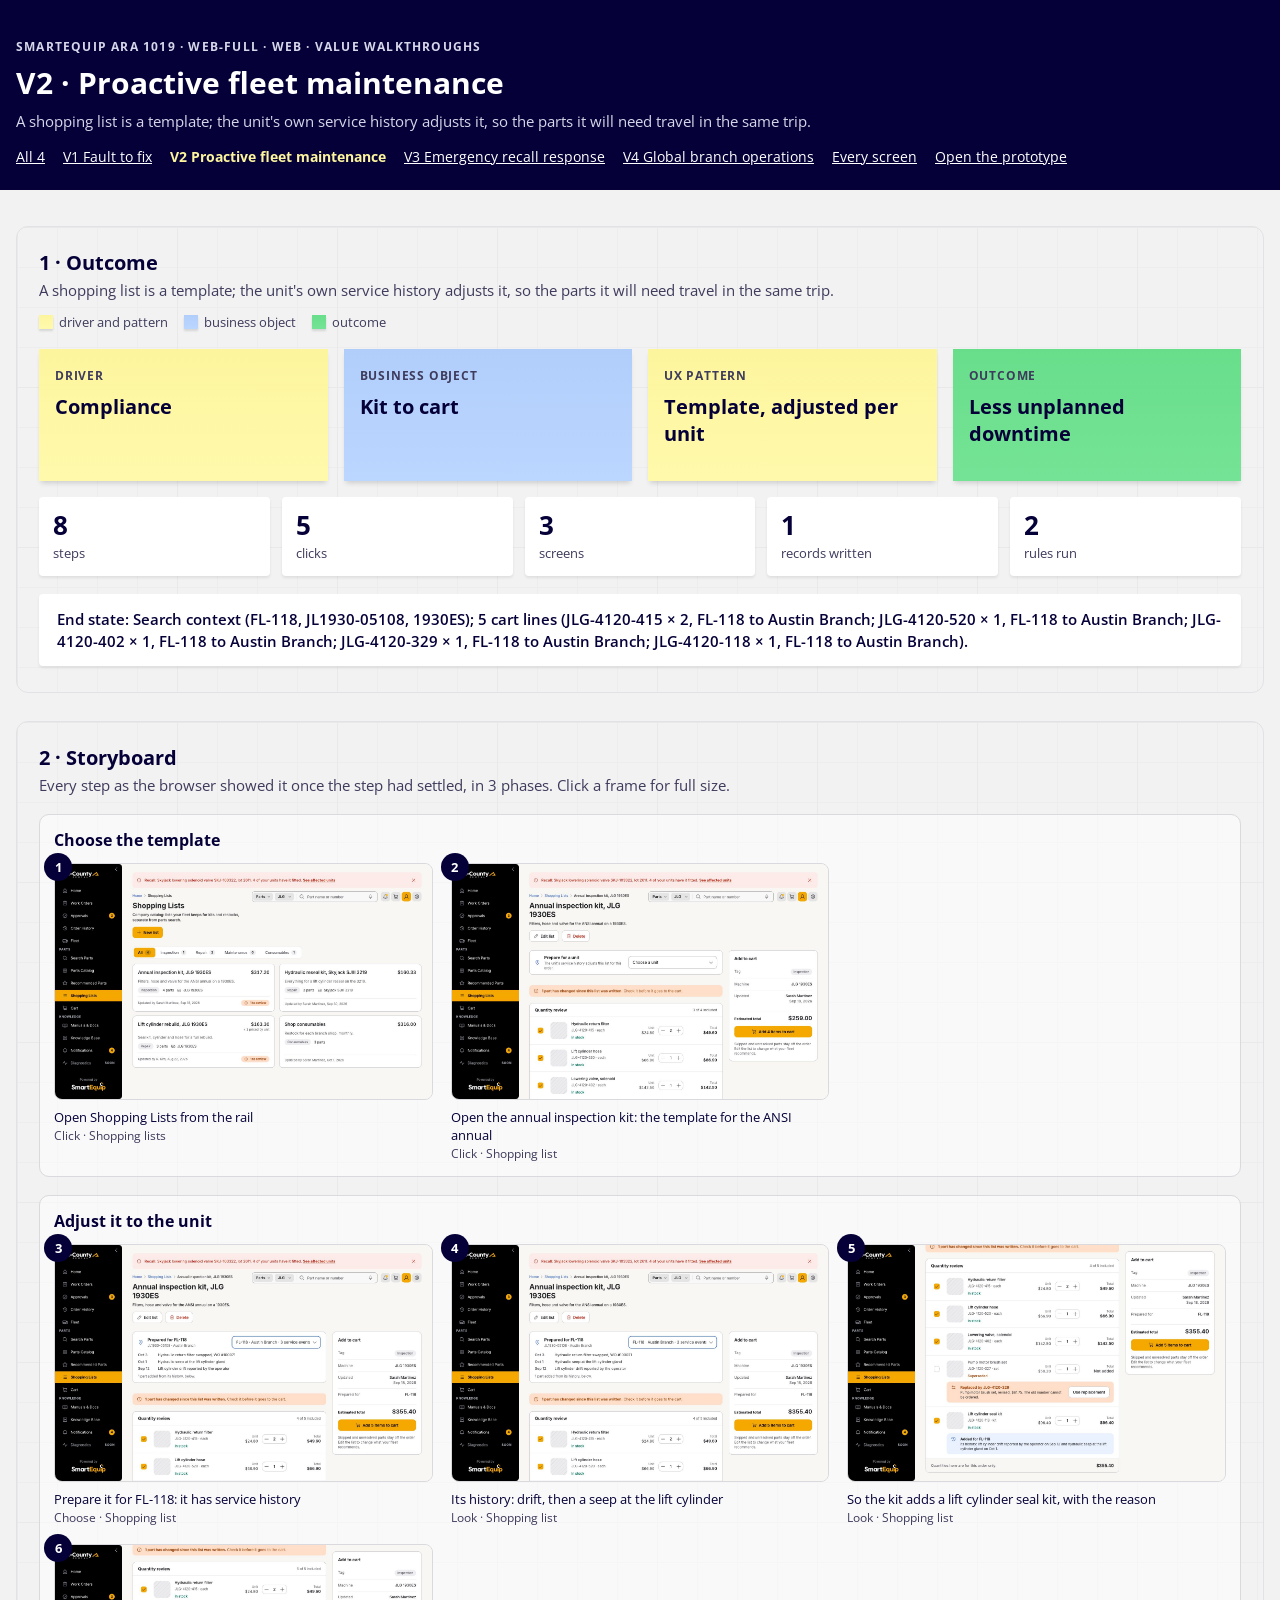
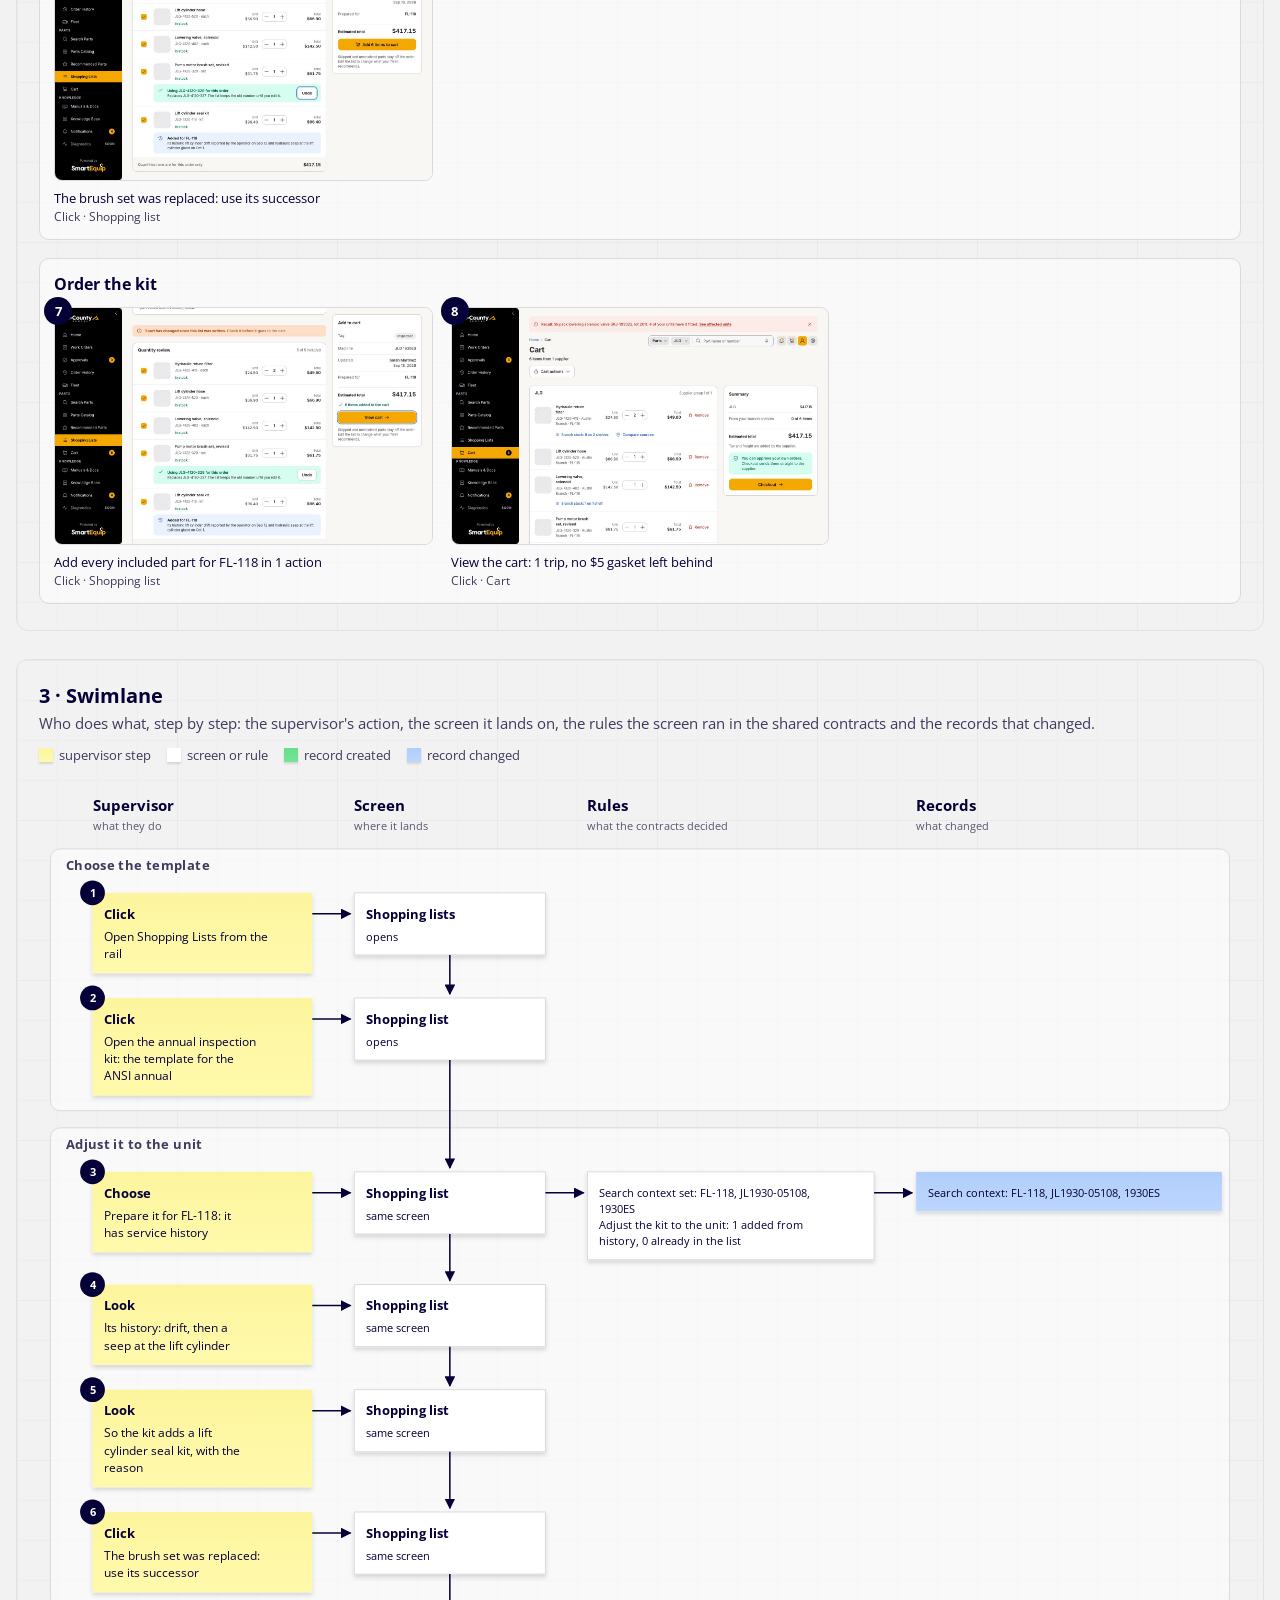
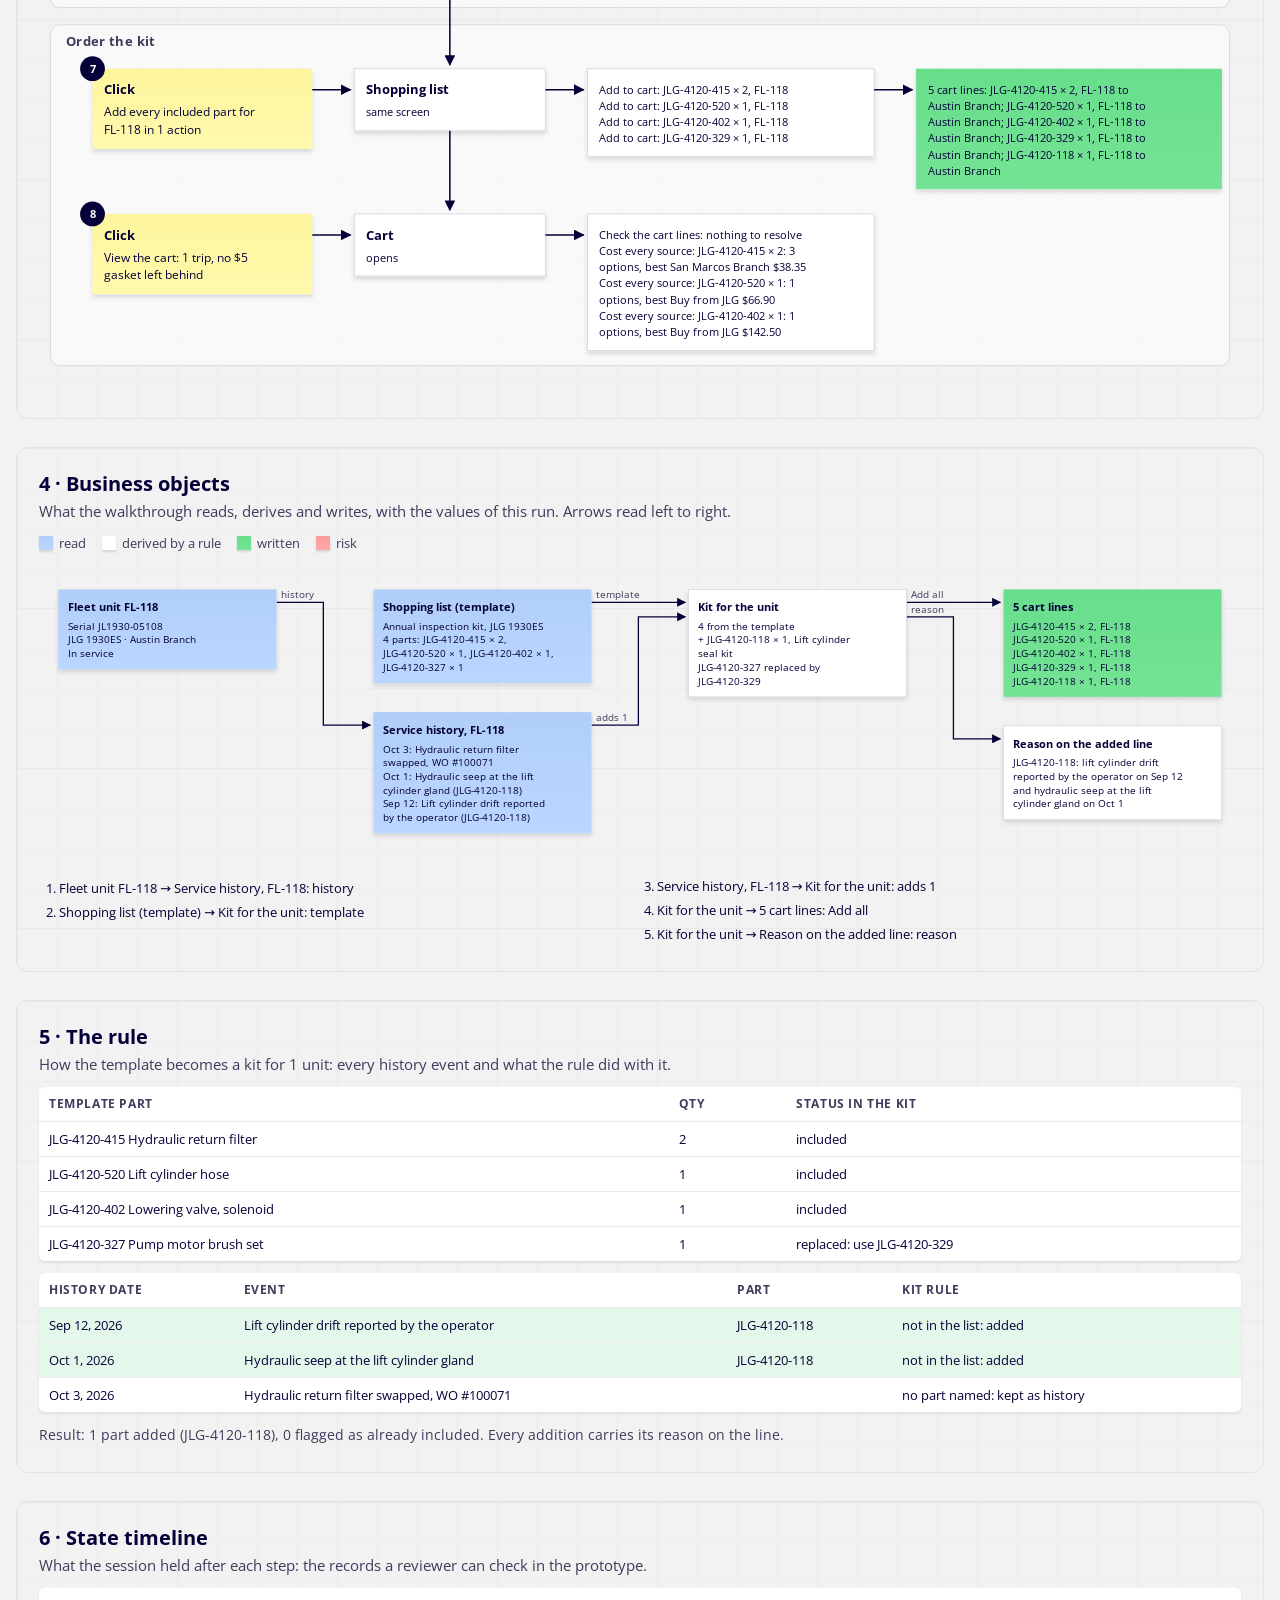
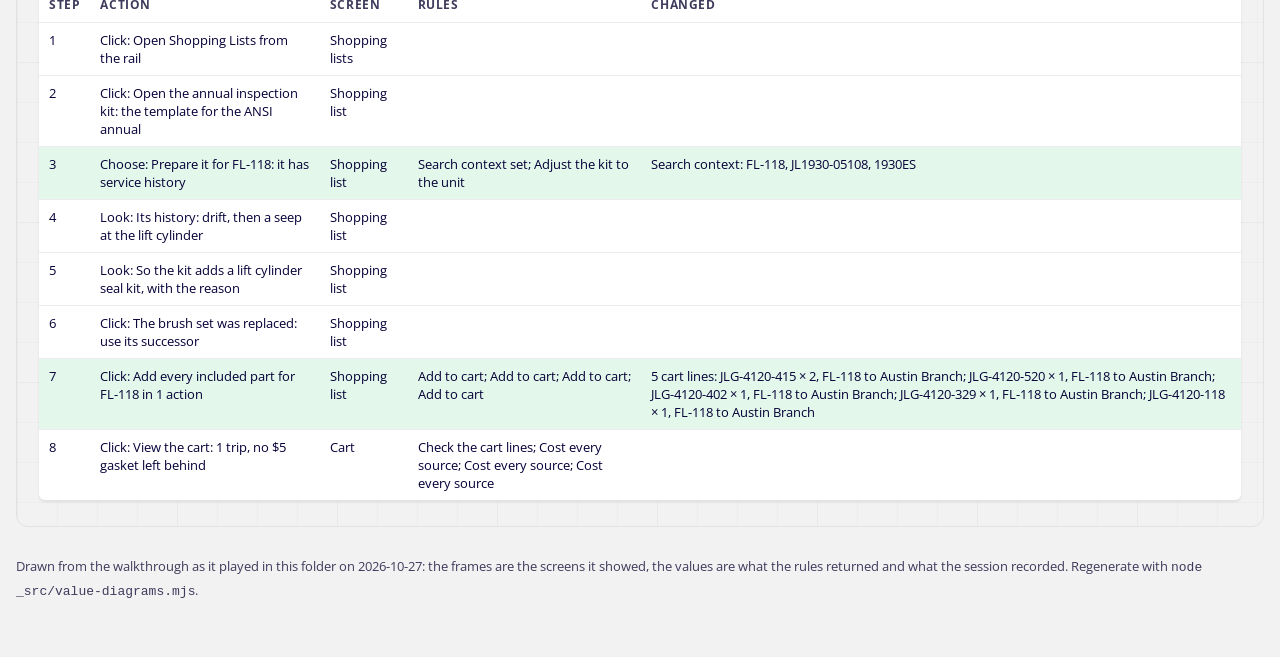
<file: diagrams/V2.html>
<!doctype html>
<!-- Generated by _src/value-diagrams.mjs from the captured walkthroughs (run.json). Do not edit. -->
<html lang="en"><head><meta charset="utf-8"><meta name="viewport" content="width=device-width,initial-scale=1">
<title>V2 Proactive fleet maintenance · web-full</title><style>
@font-face { font-family: 'Open Sans'; src: url(fonts/OpenSans.ttf) format('truetype'); font-weight: 300 800; }
@layer base, components;
@layer base {
  *, *::before, *::after { box-sizing: border-box; }
  html { background: #F2F2F2; }
  body { margin: 0; background: #F2F2F2; color: #050038; font: 400 15px/22px 'Open Sans', system-ui, sans-serif; -webkit-font-smoothing: antialiased; }
  h1, h2, h3, p { margin: 0; } a { color: #1D4FB8; } :focus-visible { outline: 3px solid #004F8A; outline-offset: 2px; }
  img { max-width: 100%; }
}
@layer components {
  .top { padding: 28px 16px 22px; background: #050038; color: #FFF; }
  .wrap { max-width: 1280px; margin: 0 auto; }
  .kick { font-size: 12px; font-weight: 700; letter-spacing: 1.2px; text-transform: uppercase; color: #FDF59D; }
  .top h1 { margin-top: 6px; font-size: 30px; line-height: 38px; }
  .top p { margin-top: 8px; max-width: 820px; color: #D7D6EA; }
  .nav { display: flex; flex-wrap: wrap; gap: 8px 18px; margin-top: 14px; font-size: 14px; }
  .nav a { color: #FFF; } .nav a[aria-current] { color: #FDF59D; font-weight: 700; text-decoration: none; }
  main { padding: 8px 16px 56px; }
  .board { margin-top: 28px; padding: 22px 22px 26px; border-radius: 12px; background-color: #F2F2F2;
    background-image: linear-gradient(#E9E9E9 1px, transparent 1px), linear-gradient(90deg, #E9E9E9 1px, transparent 1px), linear-gradient(#EDEDED 1px, transparent 1px), linear-gradient(90deg, #EDEDED 1px, transparent 1px);
    background-size: 160px 160px, 160px 160px, 40px 40px, 40px 40px; border: 1px solid #E2E2E6; }
  .board > h2 { font-size: 20px; line-height: 28px; }
  .board > .sub { margin-top: 2px; color: #3E3B5C; }
  .legend { display: flex; flex-wrap: wrap; gap: 6px 16px; margin: 10px 0 16px; font-size: 13px; color: #3E3B5C; }
  .legend i { display: inline-block; width: 14px; height: 14px; margin-right: 6px; vertical-align: -2px; box-shadow: 0 2px 2px rgba(0,0,0,.12); }
  .k-y { background: linear-gradient(#FDF59D, #FFF9AC); } .k-b { background: linear-gradient(#B1CEFB, #BBD6FF); } .k-g { background: linear-gradient(#68DE8B, #75E395); } .k-r { background: linear-gradient(#FB9B9C, #FFA9A8); } .k-w { background: #FFF; }
  .notes4 { display: grid; grid-template-columns: repeat(auto-fit, minmax(220px, 1fr)); gap: 16px; }
  .nt { min-height: 132px; padding: 16px; box-shadow: 0 4px 5px -2px rgba(0,0,0,.16); }
  .nt small { display: block; font-size: 12px; font-weight: 700; letter-spacing: .8px; text-transform: uppercase; color: #3E3B5C; }
  .nt b { display: block; margin-top: 6px; font-size: 20px; line-height: 27px; }
  .n-y { background: linear-gradient(#FDF59D, #FFF9AC); } .n-b { background: linear-gradient(#B1CEFB, #BBD6FF); } .n-g { background: linear-gradient(#68DE8B, #75E395); } .n-r { background: linear-gradient(#FB9B9C, #FFA9A8); } .n-w { background: #FFF; }
  .kpis { display: grid; grid-template-columns: repeat(auto-fit, minmax(150px, 1fr)); gap: 12px; margin-top: 16px; }
  .kpi { padding: 12px 14px; background: #FFF; border-radius: 4px; box-shadow: 0 2px 3px rgba(0,0,0,.08); }
  .kpi b { display: block; font-size: 26px; line-height: 32px; } .kpi span { font-size: 13px; color: #3E3B5C; }
  .phase { margin-top: 18px; padding: 14px; border-radius: 10px; background: rgba(255,255,255,.55); border: 1px solid #D9D9DE; }
  .phase > h3 { font-size: 16px; line-height: 22px; margin-bottom: 12px; }
  .frames { list-style: none; margin: 0; padding: 0; display: grid; gap: 18px; }
  .frames.p-iPhone { grid-template-columns: repeat(auto-fill, minmax(170px, 1fr)); }
  .frames.p-web { grid-template-columns: repeat(auto-fill, minmax(300px, 1fr)); }
  .fr { position: relative; }
  .fr img { display: block; width: 100%; height: auto; border-radius: 8px; border: 1px solid #D9D9DE; background: #FFF; }
  .fr .bn { position: absolute; top: -10px; left: -10px; display: grid; place-items: center; width: 28px; height: 28px; border-radius: 14px; background: #050038; color: #FFF; font-size: 13px; font-weight: 700; }
  .fr p { margin-top: 8px; font-size: 13px; line-height: 18px; }
  .fr small { display: block; margin-top: 2px; font-size: 12px; line-height: 16px; color: #3E3B5C; }
  .svgbox { margin-top: 6px; }
  svg.fig { display: block; width: 100%; height: auto; font-family: 'Open Sans', system-ui, sans-serif; }
  svg .t { font-size: 13px; fill: #050038; } svg .t-s { font-size: 12px; fill: #050038; } svg .t-b { font-size: 14px; font-weight: 700; fill: #050038; }
  svg .mute { fill: #5A5873; } svg .t-lane { font-size: 16px; font-weight: 700; fill: #050038; } svg .t-ph { font-size: 14px; font-weight: 700; fill: #3E3B5C; letter-spacing: .4px; }
  svg .t-badge { font-size: 12px; font-weight: 700; fill: #FFF; } svg .t-l { font-size: 12px; fill: #3E3B5C; }
  svg rect.white { stroke: #D9D9DE; }
  .edges { margin: 12px 0 0; padding-left: 20px; font-size: 13px; columns: 2 320px; } .edges li { margin: 2px 0; break-inside: avoid; }
  .chain { margin-top: 22px; display: grid; grid-template-columns: repeat(auto-fit, minmax(220px, 1fr)); gap: 16px; margin-bottom: 18px; }
  .cs { position: relative; padding: 16px 16px 14px; box-shadow: 0 4px 5px -2px rgba(0,0,0,.16); }
  .cs.n-w { border: 1px solid #D9D9DE; }
  .cs-n { position: absolute; top: -10px; left: -10px; display: grid; place-items: center; width: 28px; height: 28px; border-radius: 14px; background: #050038; color: #FFF; font-size: 13px; font-weight: 700; }
  .cs b { display: block; font-size: 15px; } .cs p { margin-top: 6px; font-size: 13px; line-height: 19px; }
  .stats4 { margin-top: 18px; display: grid; grid-template-columns: repeat(auto-fit, minmax(160px, 1fr)); gap: 14px; margin-bottom: 16px; }
  .st { padding: 14px; box-shadow: 0 4px 5px -2px rgba(0,0,0,.16); } .st b { display: block; font-size: 30px; line-height: 36px; } .st span { font-size: 13px; }
  .tbl { overflow-x: auto; margin-top: 12px; background: #FFF; border-radius: 6px; box-shadow: 0 2px 3px rgba(0,0,0,.08); }
  table { width: 100%; border-collapse: collapse; font-size: 13px; line-height: 18px; }
  th, td { padding: 8px 10px; text-align: left; vertical-align: top; border-top: 1px solid #ECECF0; }
  thead th { border-top: 0; font-size: 12px; letter-spacing: .6px; text-transform: uppercase; color: #3E3B5C; white-space: nowrap; }
  tr.hit td { background: #E3F8EA; } tr.warn td { background: #FFFBD9; } tr.risk td { background: #FFE6E6; }
  .cap { margin-top: 12px; font-size: 14px; color: #3E3B5C; }
  .barbox { padding: 10px 14px; background: #FFF; border-radius: 6px; box-shadow: 0 2px 3px rgba(0,0,0,.08); }
  .banner { margin-top: 18px; padding: 14px 18px; background: #FFF; border-radius: 4px; box-shadow: 0 2px 3px rgba(0,0,0,.08); font-weight: 600; }
  .cards { display: grid; grid-template-columns: repeat(auto-fit, minmax(280px, 1fr)); gap: 18px; margin-top: 16px; }
  .card { display: grid; grid-template-columns: 96px minmax(0, 1fr); gap: 14px; padding: 14px; background: #FFF; border-radius: 6px; box-shadow: 0 2px 3px rgba(0,0,0,.08); color: inherit; text-decoration: none; }
  .card.p-web { grid-template-columns: 1fr; }
  .card img { border-radius: 6px; border: 1px solid #D9D9DE; }
  .card b { display: block; font-size: 17px; line-height: 23px; } .card span { display: block; margin-top: 4px; font-size: 13px; line-height: 19px; color: #3E3B5C; }
  .foot { margin-top: 28px; font-size: 13px; color: #3E3B5C; }
}</style></head><body>
<header class="top"><div class="wrap"><p class="kick">SmartEquip ARA 1019 · web-full · Web · value walkthroughs</p><h1>V2 · Proactive fleet maintenance</h1><p>A shopping list is a template; the unit's own service history adjusts it, so the parts it will need travel in the same trip.</p><nav class="nav" aria-label="Diagrams"><a href="index.html">All 4</a><a href="V1.html">V1 Fault to fix</a><a href="V2.html" aria-current="page">V2 Proactive fleet maintenance</a><a href="V3.html">V3 Emergency recall response</a><a href="V4.html">V4 Global branch operations</a><a href="../screens/index.html">Every screen</a><a href="../index.html">Open the prototype</a></nav></div></header>
<main class="wrap"><section class="board" aria-labelledby="f1"><h2 id="f1">1 · Outcome</h2><p class="sub">A shopping list is a template; the unit's own service history adjusts it, so the parts it will need travel in the same trip.</p><p class="legend"><span><i class="k-y"></i>driver and pattern</span><span><i class="k-b"></i>business object</span><span><i class="k-g"></i>outcome</span></p>
<div class="notes4"><div class="nt n-y"><small>Driver</small><b>Compliance</b></div><div class="nt n-b"><small>Business object</small><b>Kit to cart</b></div><div class="nt n-y"><small>UX pattern</small><b>Template, adjusted per unit</b></div><div class="nt n-g"><small>Outcome</small><b>Less unplanned downtime</b></div></div>
<div class="kpis"><div class="kpi"><b>8</b><span>steps</span></div><div class="kpi"><b>5</b><span>clicks</span></div><div class="kpi"><b>3</b><span>screens</span></div><div class="kpi"><b>1</b><span>records written</span></div><div class="kpi"><b>2</b><span>rules run</span></div></div>
<p class="banner">End state: Search context (FL-118, JL1930-05108, 1930ES); 5 cart lines (JLG-4120-415 × 2, FL-118 to Austin Branch; JLG-4120-520 × 1, FL-118 to Austin Branch; JLG-4120-402 × 1, FL-118 to Austin Branch; JLG-4120-329 × 1, FL-118 to Austin Branch; JLG-4120-118 × 1, FL-118 to Austin Branch).</p></section><section class="board" aria-labelledby="f2"><h2 id="f2">2 · Storyboard</h2><p class="sub">Every step as the browser showed it once the step had settled, in 3 phases. Click a frame for full size.</p><div class="phase"><h3>Choose the template</h3><ol class="frames p-web" start="1"><li class="fr"><span class="bn" aria-hidden="true">1</span><a href="frames/V2-01.jpg"><img src="frames/V2-01.jpg" alt="Step 1: Open Shopping Lists from the rail" width="1440" height="900" loading="lazy"></a><p>Open Shopping Lists from the rail</p><small>Click · Shopping lists</small></li><li class="fr"><span class="bn" aria-hidden="true">2</span><a href="frames/V2-02.jpg"><img src="frames/V2-02.jpg" alt="Step 2: Open the annual inspection kit: the template for the ANSI annual" width="1440" height="900" loading="lazy"></a><p>Open the annual inspection kit: the template for the ANSI annual</p><small>Click · Shopping list</small></li></ol></div><div class="phase"><h3>Adjust it to the unit</h3><ol class="frames p-web" start="3"><li class="fr"><span class="bn" aria-hidden="true">3</span><a href="frames/V2-03.jpg"><img src="frames/V2-03.jpg" alt="Step 3: Prepare it for FL-118: it has service history" width="1440" height="900" loading="lazy"></a><p>Prepare it for FL-118: it has service history</p><small>Choose · Shopping list</small></li><li class="fr"><span class="bn" aria-hidden="true">4</span><a href="frames/V2-04.jpg"><img src="frames/V2-04.jpg" alt="Step 4: Its history: drift, then a seep at the lift cylinder" width="1440" height="900" loading="lazy"></a><p>Its history: drift, then a seep at the lift cylinder</p><small>Look · Shopping list</small></li><li class="fr"><span class="bn" aria-hidden="true">5</span><a href="frames/V2-05.jpg"><img src="frames/V2-05.jpg" alt="Step 5: So the kit adds a lift cylinder seal kit, with the reason" width="1440" height="900" loading="lazy"></a><p>So the kit adds a lift cylinder seal kit, with the reason</p><small>Look · Shopping list</small></li><li class="fr"><span class="bn" aria-hidden="true">6</span><a href="frames/V2-06.jpg"><img src="frames/V2-06.jpg" alt="Step 6: The brush set was replaced: use its successor" width="1440" height="900" loading="lazy"></a><p>The brush set was replaced: use its successor</p><small>Click · Shopping list</small></li></ol></div><div class="phase"><h3>Order the kit</h3><ol class="frames p-web" start="7"><li class="fr"><span class="bn" aria-hidden="true">7</span><a href="frames/V2-07.jpg"><img src="frames/V2-07.jpg" alt="Step 7: Add every included part for FL-118 in 1 action" width="1440" height="900" loading="lazy"></a><p>Add every included part for FL-118 in 1 action</p><small>Click · Shopping list</small></li><li class="fr"><span class="bn" aria-hidden="true">8</span><a href="frames/V2-08.jpg"><img src="frames/V2-08.jpg" alt="Step 8: View the cart: 1 trip, no $5 gasket left behind" width="1440" height="900" loading="lazy"></a><p>View the cart: 1 trip, no $5 gasket left behind</p><small>Click · Cart</small></li></ol></div></section><section class="board" aria-labelledby="f3"><h2 id="f3">3 · Swimlane</h2><p class="sub">Who does what, step by step: the supervisor's action, the screen it lands on, the rules the screen ran in the shared contracts and the records that changed.</p><p class="legend"><span><i class="k-y"></i>supervisor step</span><span><i class="k-w"></i>screen or rule</span><span><i class="k-g"></i>record created</span><span><i class="k-b"></i>record changed</span></p><div class="svgbox"><svg class="fig" viewBox="0 0 1258 1267" role="img" aria-label="Swimlane of V2 in 8 steps" xmlns="http://www.w3.org/2000/svg"><defs><filter id="sh" x="-5%" y="-5%" width="110%" height="125%"><feDropShadow dx="0" dy="3" stdDeviation="2.5" flood-color="#000" flood-opacity=".14"/></filter><marker id="ar" viewBox="0 0 10 10" refX="9" refY="5" markerWidth="7" markerHeight="7" orient="auto-start-reverse"><path d="M0 0L10 5L0 10z" fill="#050038"/></marker></defs><text class="t-lane" x="56" y="30">Supervisor</text><text class="t-s mute" x="56" y="50">what they do</text><text class="t-lane" x="330" y="30">Screen</text><text class="t-s mute" x="330" y="50">where it lands</text><text class="t-lane" x="574" y="30">Rules</text><text class="t-s mute" x="574" y="50">what the contracts decided</text><text class="t-lane" x="918" y="30">Records</text><text class="t-s mute" x="918" y="50">what changed</text><rect class="phase" x="12" y="70" width="1234" height="274" rx="10" fill="#FFFFFF" fill-opacity=".55" stroke="#D9D9DE"/><text class="t-ph" x="28" y="92">Choose the template</text><rect class="phase" x="12" y="362" width="1234" height="502" rx="10" fill="#FFFFFF" fill-opacity=".55" stroke="#D9D9DE"/><text class="t-ph" x="28" y="384">Adjust it to the unit</text><rect class="phase" x="12" y="882" width="1234" height="357" rx="10" fill="#FFFFFF" fill-opacity=".55" stroke="#D9D9DE"/><text class="t-ph" x="28" y="904">Order the kit</text><g class="note" data-tone="y"><defs><linearGradient id="sg36" x1="0" y1="0" x2="0" y2="1"><stop offset="0" stop-color="#FDF59D"/><stop offset="1" stop-color="#FFF9AC"/></linearGradient></defs><rect class="sticky" x="56" y="116" width="230" height="84" fill="url(#sg36)" filter="url(#sh)"/><g class="badge"><circle cx="56" cy="116" r="13" fill="#050038"/><text class="t-badge" x="56" y="120.5" text-anchor="middle">1</text></g><text class="t-b" x="68" y="143">Click</text><text class="t" x="68" y="166">Open Shopping Lists from the</text><text class="t" x="68" y="184">rail</text></g><g class="note" data-tone="w"><defs><linearGradient id="sg37" x1="0" y1="0" x2="0" y2="1"><stop offset="0" stop-color="#FFFFFF"/><stop offset="1" stop-color="#FFFFFF"/></linearGradient></defs><rect class="sticky white" x="330" y="116" width="200" height="65" fill="url(#sg37)" filter="url(#sh)"/><text class="t-b" x="342" y="143">Shopping lists</text><text class="t-s" x="342" y="166">opens</text></g><path class="conn" d="M286 138L326 138" fill="none" stroke="#050038" stroke-width="1.6" marker-end="url(#ar)"/><g class="note" data-tone="y"><defs><linearGradient id="sg38" x1="0" y1="0" x2="0" y2="1"><stop offset="0" stop-color="#FDF59D"/><stop offset="1" stop-color="#FFF9AC"/></linearGradient></defs><rect class="sticky" x="56" y="226" width="230" height="102" fill="url(#sg38)" filter="url(#sh)"/><g class="badge"><circle cx="56" cy="226" r="13" fill="#050038"/><text class="t-badge" x="56" y="230.5" text-anchor="middle">2</text></g><text class="t-b" x="68" y="253">Click</text><text class="t" x="68" y="276">Open the annual inspection</text><text class="t" x="68" y="294">kit: the template for the</text><text class="t" x="68" y="312">ANSI annual</text></g><g class="note" data-tone="w"><defs><linearGradient id="sg39" x1="0" y1="0" x2="0" y2="1"><stop offset="0" stop-color="#FFFFFF"/><stop offset="1" stop-color="#FFFFFF"/></linearGradient></defs><rect class="sticky white" x="330" y="226" width="200" height="65" fill="url(#sg39)" filter="url(#sh)"/><text class="t-b" x="342" y="253">Shopping list</text><text class="t-s" x="342" y="276">opens</text></g><path class="conn" d="M286 248L326 248" fill="none" stroke="#050038" stroke-width="1.6" marker-end="url(#ar)"/><g class="note" data-tone="y"><defs><linearGradient id="sg40" x1="0" y1="0" x2="0" y2="1"><stop offset="0" stop-color="#FDF59D"/><stop offset="1" stop-color="#FFF9AC"/></linearGradient></defs><rect class="sticky" x="56" y="408" width="230" height="84" fill="url(#sg40)" filter="url(#sh)"/><g class="badge"><circle cx="56" cy="408" r="13" fill="#050038"/><text class="t-badge" x="56" y="412.5" text-anchor="middle">3</text></g><text class="t-b" x="68" y="435">Choose</text><text class="t" x="68" y="458">Prepare it for FL-118: it</text><text class="t" x="68" y="476">has service history</text></g><g class="note" data-tone="w"><defs><linearGradient id="sg41" x1="0" y1="0" x2="0" y2="1"><stop offset="0" stop-color="#FFFFFF"/><stop offset="1" stop-color="#FFFFFF"/></linearGradient></defs><rect class="sticky white" x="330" y="408" width="200" height="65" fill="url(#sg41)" filter="url(#sh)"/><text class="t-b" x="342" y="435">Shopping list</text><text class="t-s" x="342" y="458">same screen</text></g><path class="conn" d="M286 430L326 430" fill="none" stroke="#050038" stroke-width="1.6" marker-end="url(#ar)"/><g class="note" data-tone="w"><defs><linearGradient id="sg42" x1="0" y1="0" x2="0" y2="1"><stop offset="0" stop-color="#FFFFFF"/><stop offset="1" stop-color="#FFFFFF"/></linearGradient></defs><rect class="sticky white" x="574" y="408" width="300" height="92" fill="url(#sg42)" filter="url(#sh)"/><text class="t-s" x="586" y="434">Search context set: FL-118, JL1930-05108,</text><text class="t-s" x="586" y="451">1930ES</text><text class="t-s" x="586" y="468">Adjust the kit to the unit: 1 added from</text><text class="t-s" x="586" y="485">history, 0 already in the list</text></g><path class="conn" d="M530 430L570 430" fill="none" stroke="#050038" stroke-width="1.6" marker-end="url(#ar)"/><g class="note" data-tone="b"><defs><linearGradient id="sg43" x1="0" y1="0" x2="0" y2="1"><stop offset="0" stop-color="#B1CEFB"/><stop offset="1" stop-color="#BBD6FF"/></linearGradient></defs><rect class="sticky" x="918" y="408" width="320" height="41" fill="url(#sg43)" filter="url(#sh)"/><text class="t-s" x="930" y="434">Search context: FL-118, JL1930-05108, 1930ES</text></g><path class="conn" d="M874 430L914 430" fill="none" stroke="#050038" stroke-width="1.6" marker-end="url(#ar)"/><g class="note" data-tone="y"><defs><linearGradient id="sg44" x1="0" y1="0" x2="0" y2="1"><stop offset="0" stop-color="#FDF59D"/><stop offset="1" stop-color="#FFF9AC"/></linearGradient></defs><rect class="sticky" x="56" y="526" width="230" height="84" fill="url(#sg44)" filter="url(#sh)"/><g class="badge"><circle cx="56" cy="526" r="13" fill="#050038"/><text class="t-badge" x="56" y="530.5" text-anchor="middle">4</text></g><text class="t-b" x="68" y="553">Look</text><text class="t" x="68" y="576">Its history: drift, then a</text><text class="t" x="68" y="594">seep at the lift cylinder</text></g><g class="note" data-tone="w"><defs><linearGradient id="sg45" x1="0" y1="0" x2="0" y2="1"><stop offset="0" stop-color="#FFFFFF"/><stop offset="1" stop-color="#FFFFFF"/></linearGradient></defs><rect class="sticky white" x="330" y="526" width="200" height="65" fill="url(#sg45)" filter="url(#sh)"/><text class="t-b" x="342" y="553">Shopping list</text><text class="t-s" x="342" y="576">same screen</text></g><path class="conn" d="M286 548L326 548" fill="none" stroke="#050038" stroke-width="1.6" marker-end="url(#ar)"/><g class="note" data-tone="y"><defs><linearGradient id="sg46" x1="0" y1="0" x2="0" y2="1"><stop offset="0" stop-color="#FDF59D"/><stop offset="1" stop-color="#FFF9AC"/></linearGradient></defs><rect class="sticky" x="56" y="636" width="230" height="102" fill="url(#sg46)" filter="url(#sh)"/><g class="badge"><circle cx="56" cy="636" r="13" fill="#050038"/><text class="t-badge" x="56" y="640.5" text-anchor="middle">5</text></g><text class="t-b" x="68" y="663">Look</text><text class="t" x="68" y="686">So the kit adds a lift</text><text class="t" x="68" y="704">cylinder seal kit, with the</text><text class="t" x="68" y="722">reason</text></g><g class="note" data-tone="w"><defs><linearGradient id="sg47" x1="0" y1="0" x2="0" y2="1"><stop offset="0" stop-color="#FFFFFF"/><stop offset="1" stop-color="#FFFFFF"/></linearGradient></defs><rect class="sticky white" x="330" y="636" width="200" height="65" fill="url(#sg47)" filter="url(#sh)"/><text class="t-b" x="342" y="663">Shopping list</text><text class="t-s" x="342" y="686">same screen</text></g><path class="conn" d="M286 658L326 658" fill="none" stroke="#050038" stroke-width="1.6" marker-end="url(#ar)"/><g class="note" data-tone="y"><defs><linearGradient id="sg48" x1="0" y1="0" x2="0" y2="1"><stop offset="0" stop-color="#FDF59D"/><stop offset="1" stop-color="#FFF9AC"/></linearGradient></defs><rect class="sticky" x="56" y="764" width="230" height="84" fill="url(#sg48)" filter="url(#sh)"/><g class="badge"><circle cx="56" cy="764" r="13" fill="#050038"/><text class="t-badge" x="56" y="768.5" text-anchor="middle">6</text></g><text class="t-b" x="68" y="791">Click</text><text class="t" x="68" y="814">The brush set was replaced:</text><text class="t" x="68" y="832">use its successor</text></g><g class="note" data-tone="w"><defs><linearGradient id="sg49" x1="0" y1="0" x2="0" y2="1"><stop offset="0" stop-color="#FFFFFF"/><stop offset="1" stop-color="#FFFFFF"/></linearGradient></defs><rect class="sticky white" x="330" y="764" width="200" height="65" fill="url(#sg49)" filter="url(#sh)"/><text class="t-b" x="342" y="791">Shopping list</text><text class="t-s" x="342" y="814">same screen</text></g><path class="conn" d="M286 786L326 786" fill="none" stroke="#050038" stroke-width="1.6" marker-end="url(#ar)"/><g class="note" data-tone="y"><defs><linearGradient id="sg50" x1="0" y1="0" x2="0" y2="1"><stop offset="0" stop-color="#FDF59D"/><stop offset="1" stop-color="#FFF9AC"/></linearGradient></defs><rect class="sticky" x="56" y="928" width="230" height="84" fill="url(#sg50)" filter="url(#sh)"/><g class="badge"><circle cx="56" cy="928" r="13" fill="#050038"/><text class="t-badge" x="56" y="932.5" text-anchor="middle">7</text></g><text class="t-b" x="68" y="955">Click</text><text class="t" x="68" y="978">Add every included part for</text><text class="t" x="68" y="996">FL-118 in 1 action</text></g><g class="note" data-tone="w"><defs><linearGradient id="sg51" x1="0" y1="0" x2="0" y2="1"><stop offset="0" stop-color="#FFFFFF"/><stop offset="1" stop-color="#FFFFFF"/></linearGradient></defs><rect class="sticky white" x="330" y="928" width="200" height="65" fill="url(#sg51)" filter="url(#sh)"/><text class="t-b" x="342" y="955">Shopping list</text><text class="t-s" x="342" y="978">same screen</text></g><path class="conn" d="M286 950L326 950" fill="none" stroke="#050038" stroke-width="1.6" marker-end="url(#ar)"/><g class="note" data-tone="w"><defs><linearGradient id="sg52" x1="0" y1="0" x2="0" y2="1"><stop offset="0" stop-color="#FFFFFF"/><stop offset="1" stop-color="#FFFFFF"/></linearGradient></defs><rect class="sticky white" x="574" y="928" width="300" height="92" fill="url(#sg52)" filter="url(#sh)"/><text class="t-s" x="586" y="954">Add to cart: JLG-4120-415 × 2, FL-118</text><text class="t-s" x="586" y="971">Add to cart: JLG-4120-520 × 1, FL-118</text><text class="t-s" x="586" y="988">Add to cart: JLG-4120-402 × 1, FL-118</text><text class="t-s" x="586" y="1005">Add to cart: JLG-4120-329 × 1, FL-118</text></g><path class="conn" d="M530 950L570 950" fill="none" stroke="#050038" stroke-width="1.6" marker-end="url(#ar)"/><g class="note" data-tone="g"><defs><linearGradient id="sg53" x1="0" y1="0" x2="0" y2="1"><stop offset="0" stop-color="#68DE8B"/><stop offset="1" stop-color="#75E395"/></linearGradient></defs><rect class="sticky" x="918" y="928" width="320" height="126" fill="url(#sg53)" filter="url(#sh)"/><text class="t-s" x="930" y="954">5 cart lines: JLG-4120-415 × 2, FL-118 to</text><text class="t-s" x="930" y="971">Austin Branch; JLG-4120-520 × 1, FL-118 to</text><text class="t-s" x="930" y="988">Austin Branch; JLG-4120-402 × 1, FL-118 to</text><text class="t-s" x="930" y="1005">Austin Branch; JLG-4120-329 × 1, FL-118 to</text><text class="t-s" x="930" y="1022">Austin Branch; JLG-4120-118 × 1, FL-118 to</text><text class="t-s" x="930" y="1039">Austin Branch</text></g><path class="conn" d="M874 950L914 950" fill="none" stroke="#050038" stroke-width="1.6" marker-end="url(#ar)"/><g class="note" data-tone="y"><defs><linearGradient id="sg54" x1="0" y1="0" x2="0" y2="1"><stop offset="0" stop-color="#FDF59D"/><stop offset="1" stop-color="#FFF9AC"/></linearGradient></defs><rect class="sticky" x="56" y="1080" width="230" height="84" fill="url(#sg54)" filter="url(#sh)"/><g class="badge"><circle cx="56" cy="1080" r="13" fill="#050038"/><text class="t-badge" x="56" y="1084.5" text-anchor="middle">8</text></g><text class="t-b" x="68" y="1107">Click</text><text class="t" x="68" y="1130">View the cart: 1 trip, no $5</text><text class="t" x="68" y="1148">gasket left behind</text></g><g class="note" data-tone="w"><defs><linearGradient id="sg55" x1="0" y1="0" x2="0" y2="1"><stop offset="0" stop-color="#FFFFFF"/><stop offset="1" stop-color="#FFFFFF"/></linearGradient></defs><rect class="sticky white" x="330" y="1080" width="200" height="65" fill="url(#sg55)" filter="url(#sh)"/><text class="t-b" x="342" y="1107">Cart</text><text class="t-s" x="342" y="1130">opens</text></g><path class="conn" d="M286 1102L326 1102" fill="none" stroke="#050038" stroke-width="1.6" marker-end="url(#ar)"/><g class="note" data-tone="w"><defs><linearGradient id="sg56" x1="0" y1="0" x2="0" y2="1"><stop offset="0" stop-color="#FFFFFF"/><stop offset="1" stop-color="#FFFFFF"/></linearGradient></defs><rect class="sticky white" x="574" y="1080" width="300" height="143" fill="url(#sg56)" filter="url(#sh)"/><text class="t-s" x="586" y="1106">Check the cart lines: nothing to resolve</text><text class="t-s" x="586" y="1123">Cost every source: JLG-4120-415 × 2: 3</text><text class="t-s" x="586" y="1140">options, best San Marcos Branch $38.35</text><text class="t-s" x="586" y="1157">Cost every source: JLG-4120-520 × 1: 1</text><text class="t-s" x="586" y="1174">options, best Buy from JLG $66.90</text><text class="t-s" x="586" y="1191">Cost every source: JLG-4120-402 × 1: 1</text><text class="t-s" x="586" y="1208">options, best Buy from JLG $142.50</text></g><path class="conn" d="M530 1102L570 1102" fill="none" stroke="#050038" stroke-width="1.6" marker-end="url(#ar)"/><path class="conn" d="M430 181L430 222" fill="none" stroke="#050038" stroke-width="1.6" marker-end="url(#ar)"/><path class="conn" d="M430 291L430 404" fill="none" stroke="#050038" stroke-width="1.6" marker-end="url(#ar)"/><path class="conn" d="M430 473L430 522" fill="none" stroke="#050038" stroke-width="1.6" marker-end="url(#ar)"/><path class="conn" d="M430 591L430 632" fill="none" stroke="#050038" stroke-width="1.6" marker-end="url(#ar)"/><path class="conn" d="M430 701L430 760" fill="none" stroke="#050038" stroke-width="1.6" marker-end="url(#ar)"/><path class="conn" d="M430 829L430 924" fill="none" stroke="#050038" stroke-width="1.6" marker-end="url(#ar)"/><path class="conn" d="M430 993L430 1076" fill="none" stroke="#050038" stroke-width="1.6" marker-end="url(#ar)"/></svg></div></section><section class="board" aria-labelledby="f4"><h2 id="f4">4 · Business objects</h2><p class="sub">What the walkthrough reads, derives and writes, with the values of this run. Arrows read left to right.</p><p class="legend"><span><i class="k-b"></i>read</span><span><i class="k-w"></i>derived by a rule</span><span><i class="k-g"></i>written</span><span><i class="k-r"></i>risk</span></p><div class="svgbox"><svg class="fig" viewBox="0 0 1488 362" role="img" aria-label="Business objects of V2" xmlns="http://www.w3.org/2000/svg"><defs><filter id="sh" x="-5%" y="-5%" width="110%" height="125%"><feDropShadow dx="0" dy="3" stdDeviation="2.5" flood-color="#000" flood-opacity=".14"/></filter><marker id="ar" viewBox="0 0 10 10" refX="9" refY="5" markerWidth="7" markerHeight="7" orient="auto-start-reverse"><path d="M0 0L10 5L0 10z" fill="#050038"/></marker></defs><path class="conn" d="M294 40H352V192H410" fill="none" stroke="#050038" stroke-width="1.6" marker-end="url(#ar)"/><path class="conn" d="M684 40H742V40H800" fill="none" stroke="#050038" stroke-width="1.6" marker-end="url(#ar)"/><path class="conn" d="M684 192H742V58H800" fill="none" stroke="#050038" stroke-width="1.6" marker-end="url(#ar)"/><path class="conn" d="M1074 40H1132V40H1190" fill="none" stroke="#050038" stroke-width="1.6" marker-end="url(#ar)"/><path class="conn" d="M1074 58H1132V209H1190" fill="none" stroke="#050038" stroke-width="1.6" marker-end="url(#ar)"/><g class="note" data-tone="b"><defs><linearGradient id="sg57" x1="0" y1="0" x2="0" y2="1"><stop offset="0" stop-color="#B1CEFB"/><stop offset="1" stop-color="#BBD6FF"/></linearGradient></defs><rect class="sticky" x="24" y="24" width="270" height="99" fill="url(#sg57)" filter="url(#sh)"/><text class="t-b" x="36" y="51">Fleet unit FL-118</text><text class="t-s" x="36" y="74">Serial JL1930-05108</text><text class="t-s" x="36" y="91">JLG 1930ES · Austin Branch</text><text class="t-s" x="36" y="108">In service</text></g><g class="note" data-tone="b"><defs><linearGradient id="sg58" x1="0" y1="0" x2="0" y2="1"><stop offset="0" stop-color="#B1CEFB"/><stop offset="1" stop-color="#BBD6FF"/></linearGradient></defs><rect class="sticky" x="414" y="24" width="270" height="116" fill="url(#sg58)" filter="url(#sh)"/><text class="t-b" x="426" y="51">Shopping list (template)</text><text class="t-s" x="426" y="74">Annual inspection kit, JLG 1930ES</text><text class="t-s" x="426" y="91">4 parts: JLG-4120-415 × 2,</text><text class="t-s" x="426" y="108">JLG-4120-520 × 1, JLG-4120-402 × 1,</text><text class="t-s" x="426" y="125">JLG-4120-327 × 1</text></g><g class="note" data-tone="b"><defs><linearGradient id="sg59" x1="0" y1="0" x2="0" y2="1"><stop offset="0" stop-color="#B1CEFB"/><stop offset="1" stop-color="#BBD6FF"/></linearGradient></defs><rect class="sticky" x="414" y="176" width="270" height="150" fill="url(#sg59)" filter="url(#sh)"/><text class="t-b" x="426" y="203">Service history, FL-118</text><text class="t-s" x="426" y="226">Oct 3: Hydraulic return filter</text><text class="t-s" x="426" y="243">swapped, WO #100071</text><text class="t-s" x="426" y="260">Oct 1: Hydraulic seep at the lift</text><text class="t-s" x="426" y="277">cylinder gland (JLG-4120-118)</text><text class="t-s" x="426" y="294">Sep 12: Lift cylinder drift reported</text><text class="t-s" x="426" y="311">by the operator (JLG-4120-118)</text></g><g class="note" data-tone="w"><defs><linearGradient id="sg60" x1="0" y1="0" x2="0" y2="1"><stop offset="0" stop-color="#FFFFFF"/><stop offset="1" stop-color="#FFFFFF"/></linearGradient></defs><rect class="sticky white" x="804" y="24" width="270" height="133" fill="url(#sg60)" filter="url(#sh)"/><text class="t-b" x="816" y="51">Kit for the unit</text><text class="t-s" x="816" y="74">4 from the template</text><text class="t-s" x="816" y="91">+ JLG-4120-118 × 1, Lift cylinder</text><text class="t-s" x="816" y="108">seal kit</text><text class="t-s" x="816" y="125">JLG-4120-327 replaced by</text><text class="t-s" x="816" y="142">JLG-4120-329</text></g><g class="note" data-tone="g"><defs><linearGradient id="sg61" x1="0" y1="0" x2="0" y2="1"><stop offset="0" stop-color="#68DE8B"/><stop offset="1" stop-color="#75E395"/></linearGradient></defs><rect class="sticky" x="1194" y="24" width="270" height="133" fill="url(#sg61)" filter="url(#sh)"/><text class="t-b" x="1206" y="51">5 cart lines</text><text class="t-s" x="1206" y="74">JLG-4120-415 × 2, FL-118</text><text class="t-s" x="1206" y="91">JLG-4120-520 × 1, FL-118</text><text class="t-s" x="1206" y="108">JLG-4120-402 × 1, FL-118</text><text class="t-s" x="1206" y="125">JLG-4120-329 × 1, FL-118</text><text class="t-s" x="1206" y="142">JLG-4120-118 × 1, FL-118</text></g><g class="note" data-tone="w"><defs><linearGradient id="sg62" x1="0" y1="0" x2="0" y2="1"><stop offset="0" stop-color="#FFFFFF"/><stop offset="1" stop-color="#FFFFFF"/></linearGradient></defs><rect class="sticky white" x="1194" y="193" width="270" height="116" fill="url(#sg62)" filter="url(#sh)"/><text class="t-b" x="1206" y="220">Reason on the added line</text><text class="t-s" x="1206" y="243">JLG-4120-118: lift cylinder drift</text><text class="t-s" x="1206" y="260">reported by the operator on Sep 12</text><text class="t-s" x="1206" y="277">and hydraulic seep at the lift</text><text class="t-s" x="1206" y="294">cylinder gland on Oct 1</text></g><g class="lab"><rect x="298" y="23" width="52" height="15" fill="#F2F2F2"/><text class="t-l" x="300" y="35">history</text></g><g class="lab"><rect x="688" y="23" width="59" height="15" fill="#F2F2F2"/><text class="t-l" x="690" y="35">template</text></g><g class="lab"><rect x="688" y="175" width="45" height="15" fill="#F2F2F2"/><text class="t-l" x="690" y="187">adds 1</text></g><g class="lab"><rect x="1078" y="23" width="52" height="15" fill="#F2F2F2"/><text class="t-l" x="1080" y="35">Add all</text></g><g class="lab"><rect x="1078" y="41" width="45" height="15" fill="#F2F2F2"/><text class="t-l" x="1080" y="53">reason</text></g></svg></div><ol class="edges"><li>Fleet unit FL-118 → Service history, FL-118: history</li><li>Shopping list (template) → Kit for the unit: template</li><li>Service history, FL-118 → Kit for the unit: adds 1</li><li>Kit for the unit → 5 cart lines: Add all</li><li>Kit for the unit → Reason on the added line: reason</li></ol></section><section class="board" aria-labelledby="f5"><h2 id="f5">5 · The rule</h2><p class="sub">How the template becomes a kit for 1 unit: every history event and what the rule did with it.</p><div class="tbl"><table><thead><tr><th scope="col">Template part</th><th scope="col">Qty</th><th scope="col">Status in the kit</th></tr></thead><tbody><tr class=""><td>JLG-4120-415 Hydraulic return filter</td><td>2</td><td>included</td></tr><tr class=""><td>JLG-4120-520 Lift cylinder hose</td><td>1</td><td>included</td></tr><tr class=""><td>JLG-4120-402 Lowering valve, solenoid</td><td>1</td><td>included</td></tr><tr class=""><td>JLG-4120-327 Pump motor brush set</td><td>1</td><td>replaced: use JLG-4120-329</td></tr></tbody></table></div><div class="tbl"><table><thead><tr><th scope="col">History date</th><th scope="col">Event</th><th scope="col">Part</th><th scope="col">Kit rule</th></tr></thead><tbody><tr class="hit"><td>Sep 12, 2026</td><td>Lift cylinder drift reported by the operator</td><td>JLG-4120-118</td><td>not in the list: added</td></tr><tr class="hit"><td>Oct 1, 2026</td><td>Hydraulic seep at the lift cylinder gland</td><td>JLG-4120-118</td><td>not in the list: added</td></tr><tr class=""><td>Oct 3, 2026</td><td>Hydraulic return filter swapped, WO #100071</td><td></td><td>no part named: kept as history</td></tr></tbody></table></div><p class="cap">Result: 1 part added (JLG-4120-118), 0 flagged as already included. Every addition carries its reason on the line.</p></section><section class="board" aria-labelledby="f6"><h2 id="f6">6 · State timeline</h2><p class="sub">What the session held after each step: the records a reviewer can check in the prototype.</p><div class="tbl"><table><thead><tr><th scope="col">Step</th><th scope="col">Action</th><th scope="col">Screen</th><th scope="col">Rules</th><th scope="col">Changed</th></tr></thead><tbody><tr class=""><td>1</td><td>Click: Open Shopping Lists from the rail</td><td>Shopping lists</td><td></td><td></td></tr><tr class=""><td>2</td><td>Click: Open the annual inspection kit: the template for the ANSI annual</td><td>Shopping list</td><td></td><td></td></tr><tr class="hit"><td>3</td><td>Choose: Prepare it for FL-118: it has service history</td><td>Shopping list</td><td>Search context set; Adjust the kit to the unit</td><td>Search context: FL-118, JL1930-05108, 1930ES</td></tr><tr class=""><td>4</td><td>Look: Its history: drift, then a seep at the lift cylinder</td><td>Shopping list</td><td></td><td></td></tr><tr class=""><td>5</td><td>Look: So the kit adds a lift cylinder seal kit, with the reason</td><td>Shopping list</td><td></td><td></td></tr><tr class=""><td>6</td><td>Click: The brush set was replaced: use its successor</td><td>Shopping list</td><td></td><td></td></tr><tr class="hit"><td>7</td><td>Click: Add every included part for FL-118 in 1 action</td><td>Shopping list</td><td>Add to cart; Add to cart; Add to cart; Add to cart</td><td>5 cart lines: JLG-4120-415 × 2, FL-118 to Austin Branch; JLG-4120-520 × 1, FL-118 to Austin Branch; JLG-4120-402 × 1, FL-118 to Austin Branch; JLG-4120-329 × 1, FL-118 to Austin Branch; JLG-4120-118 × 1, FL-118 to Austin Branch</td></tr><tr class=""><td>8</td><td>Click: View the cart: 1 trip, no $5 gasket left behind</td><td>Cart</td><td>Check the cart lines; Cost every source; Cost every source; Cost every source</td><td></td></tr></tbody></table></div></section><p class="foot">Drawn from the walkthrough as it played in this folder on 2026-10-27: the frames are the screens it showed, the values are what the rules returned and what the session recorded. Regenerate with <code>node _src/value-diagrams.mjs</code>.</p></main>
</body></html>
</file>
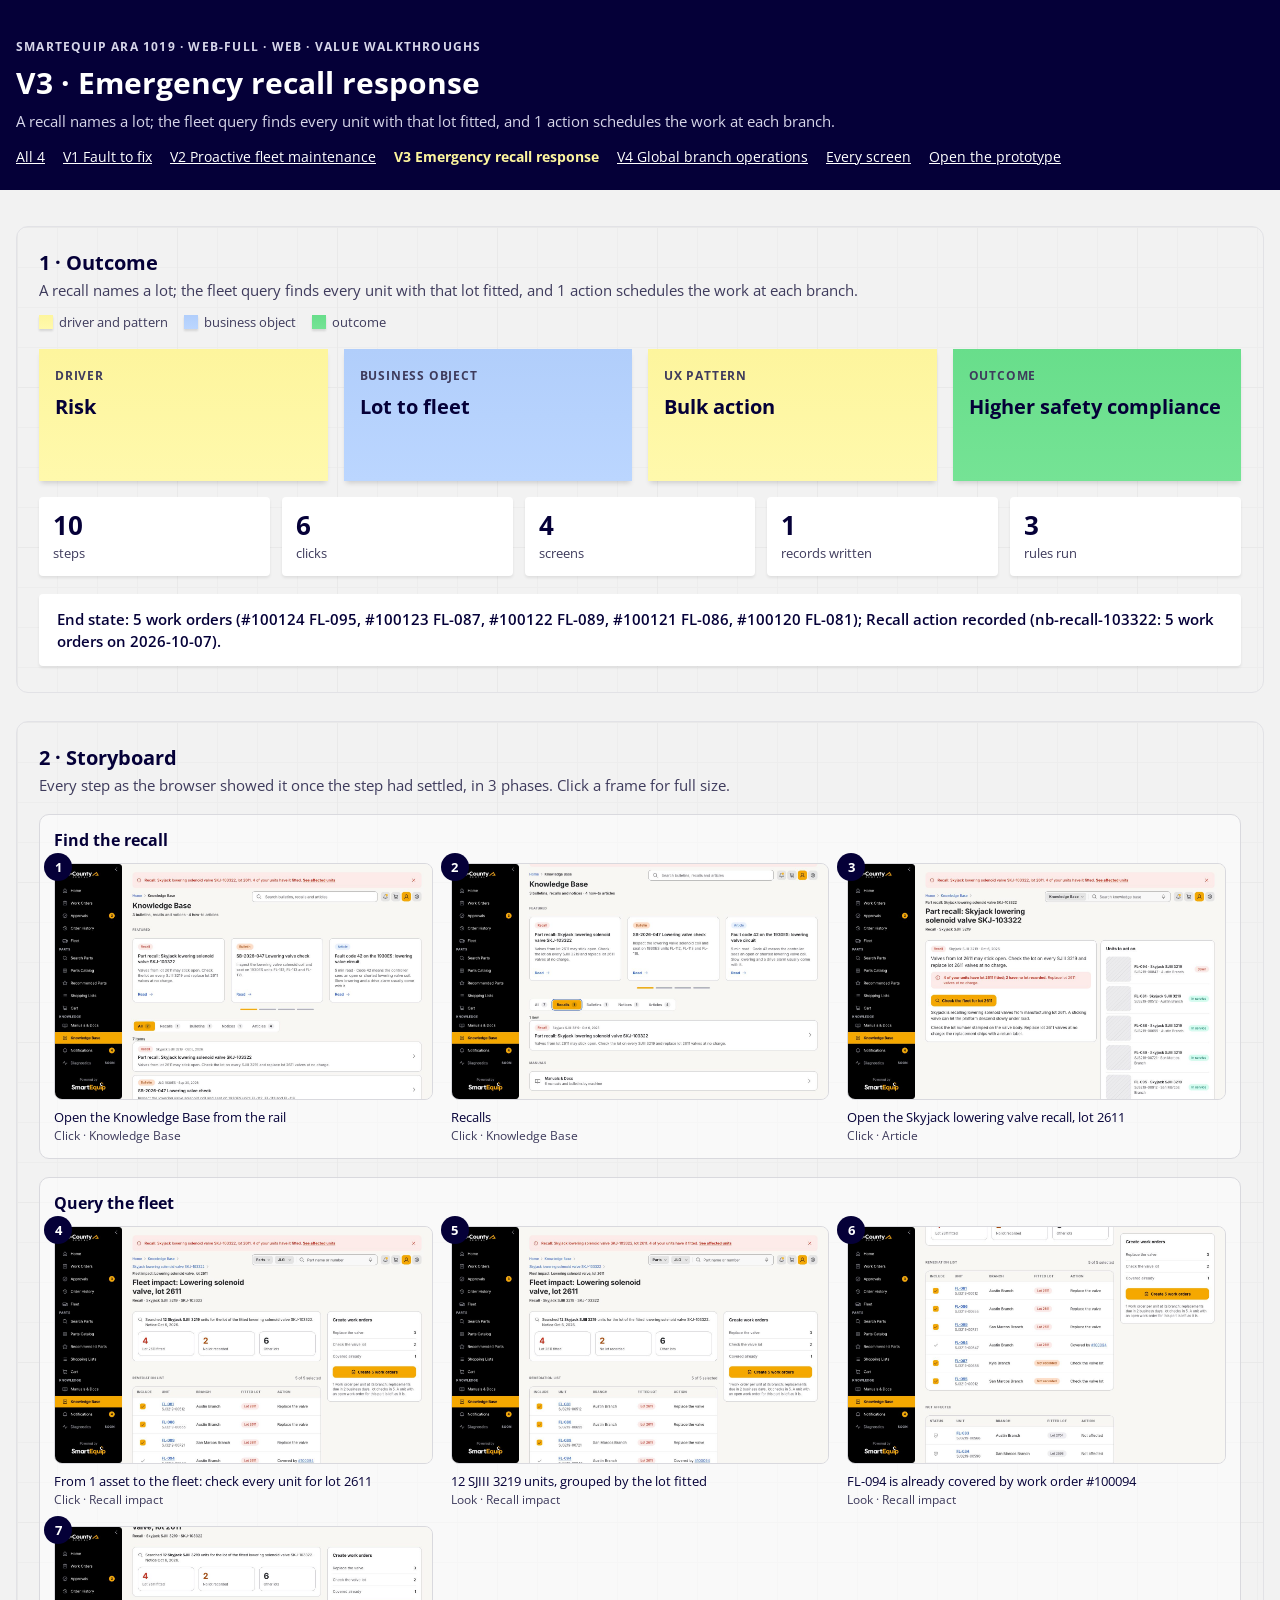
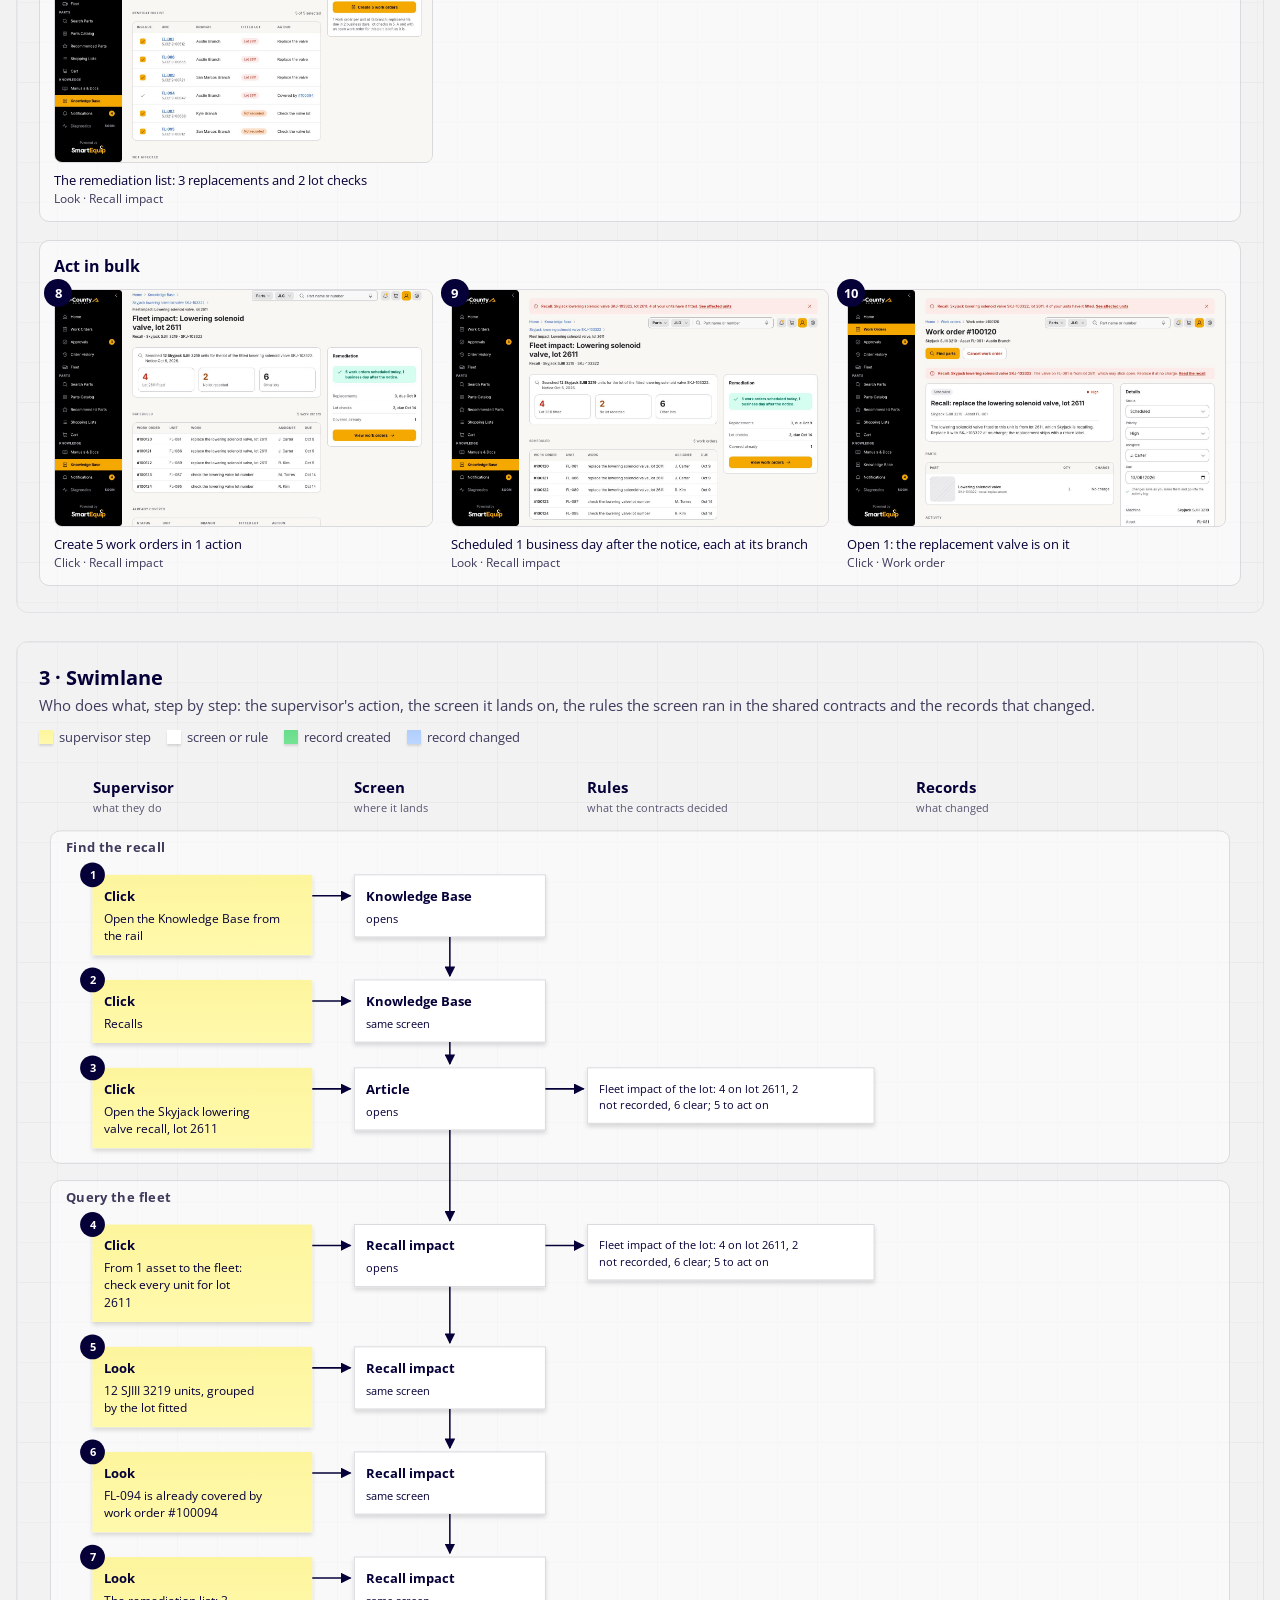
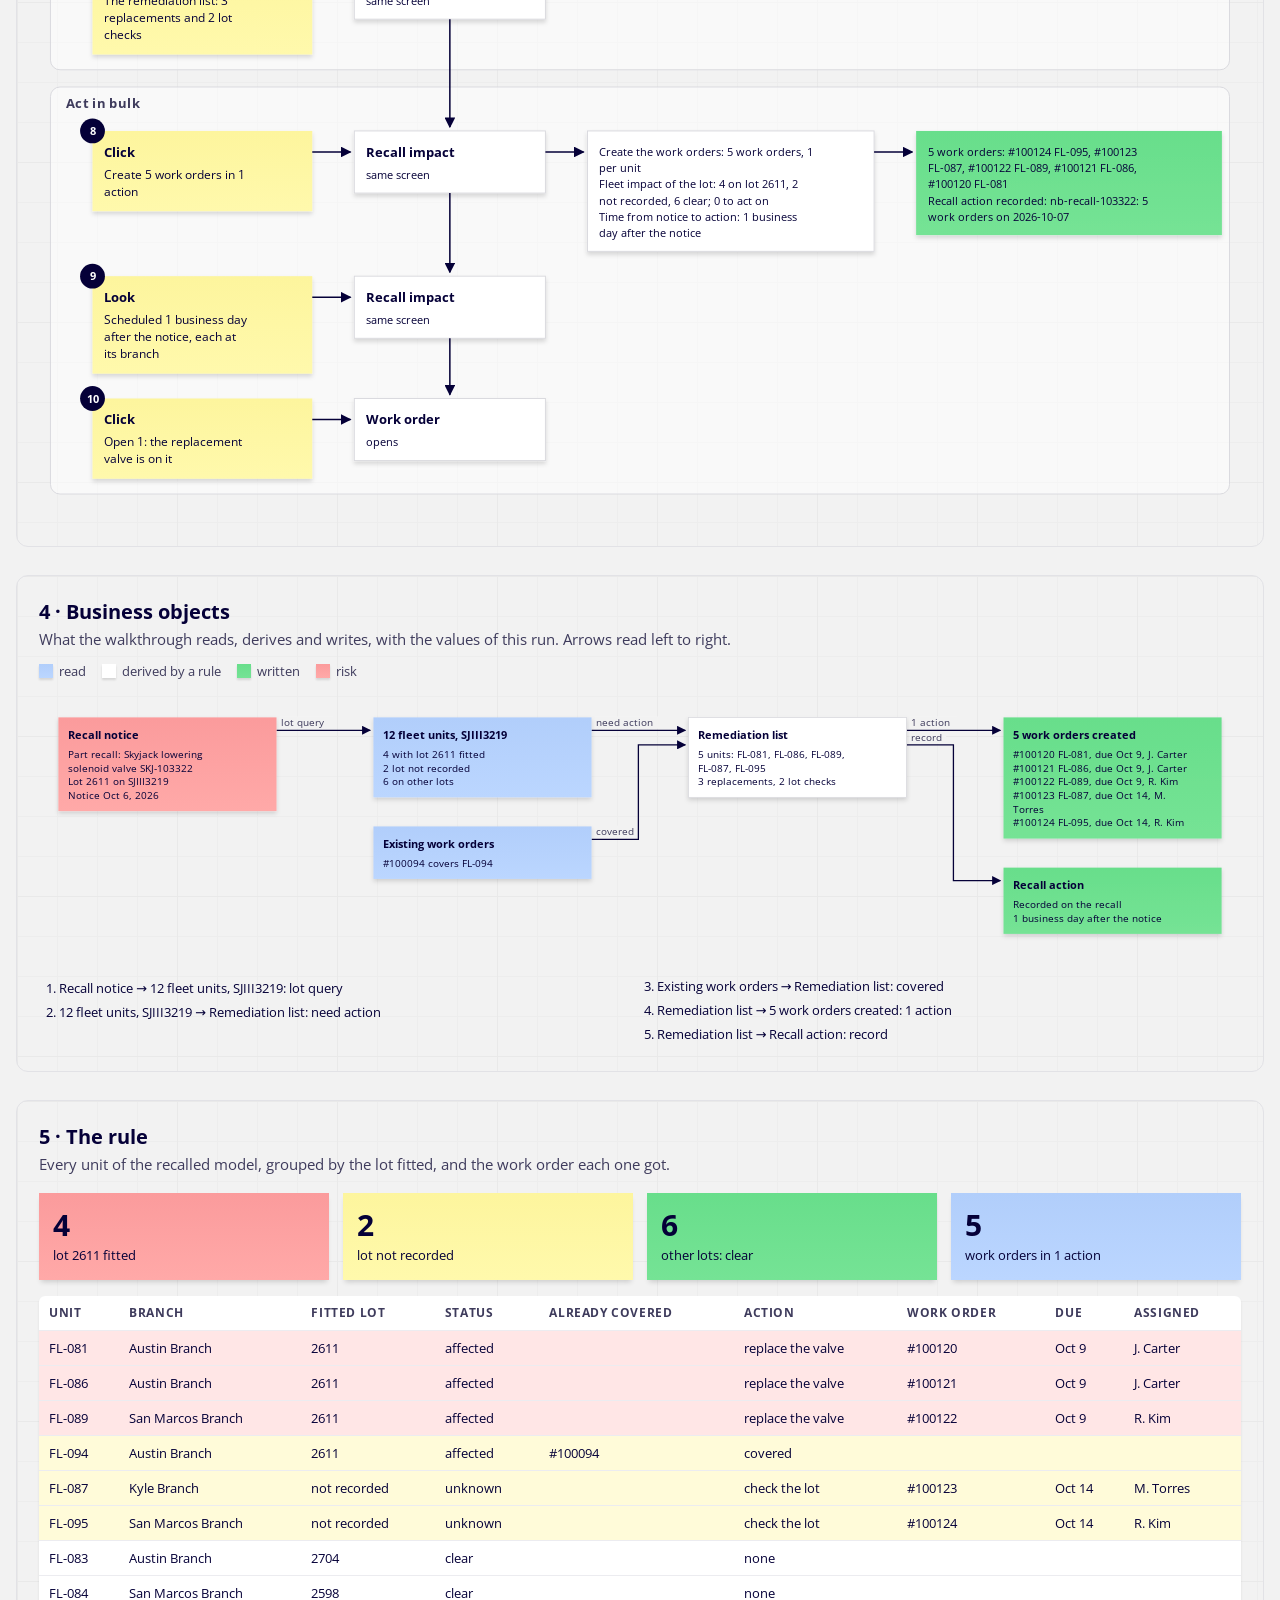
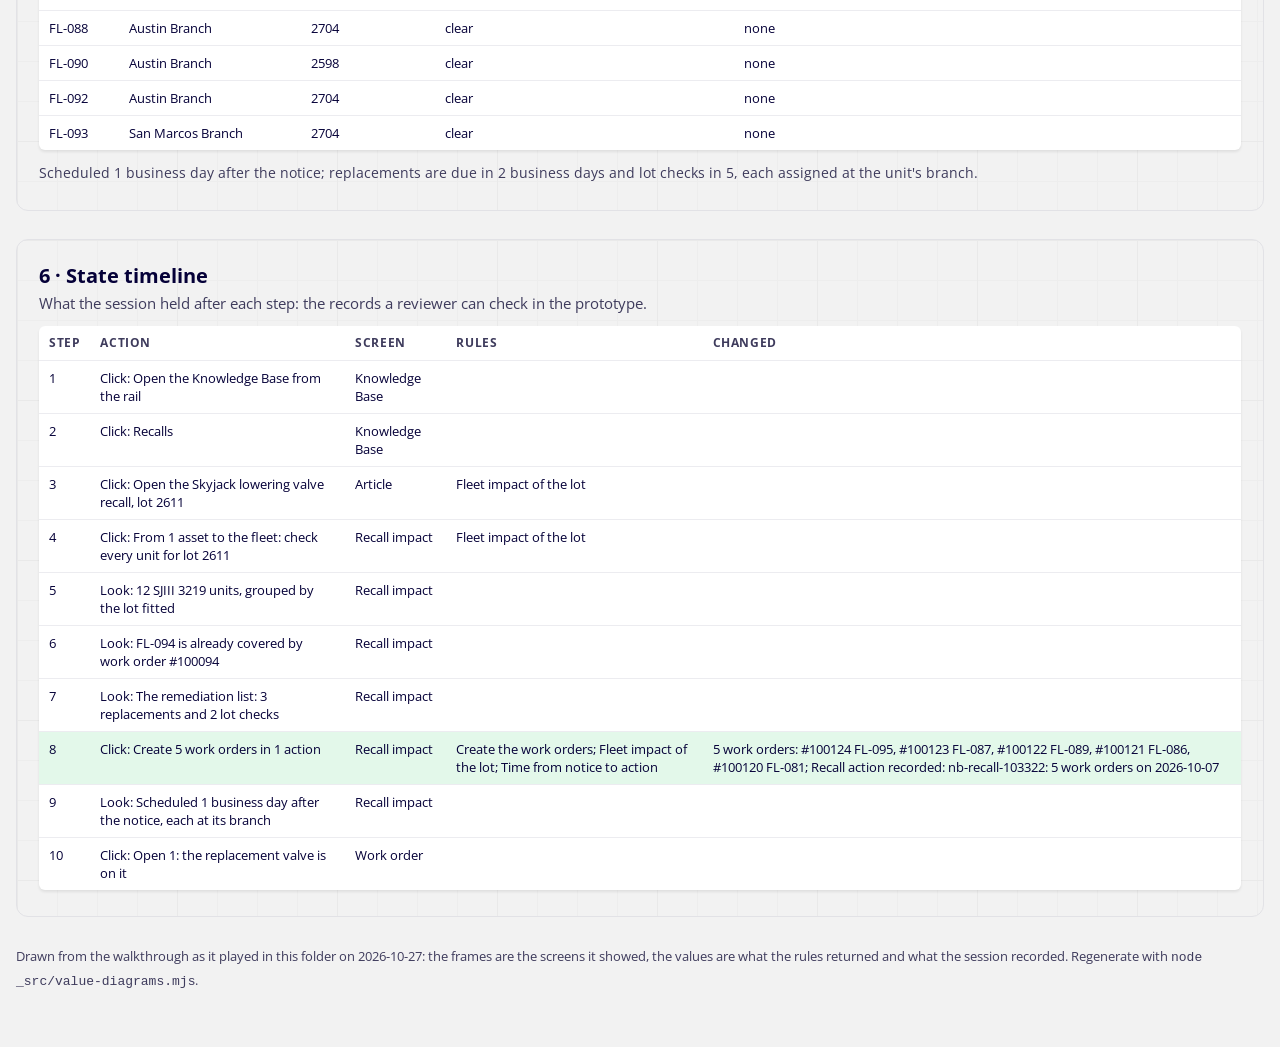
<file: diagrams/V3.html>
<!doctype html>
<!-- Generated by _src/value-diagrams.mjs from the captured walkthroughs (run.json). Do not edit. -->
<html lang="en"><head><meta charset="utf-8"><meta name="viewport" content="width=device-width,initial-scale=1">
<title>V3 Emergency recall response · web-full</title><style>
@font-face { font-family: 'Open Sans'; src: url(fonts/OpenSans.ttf) format('truetype'); font-weight: 300 800; }
@layer base, components;
@layer base {
  *, *::before, *::after { box-sizing: border-box; }
  html { background: #F2F2F2; }
  body { margin: 0; background: #F2F2F2; color: #050038; font: 400 15px/22px 'Open Sans', system-ui, sans-serif; -webkit-font-smoothing: antialiased; }
  h1, h2, h3, p { margin: 0; } a { color: #1D4FB8; } :focus-visible { outline: 3px solid #004F8A; outline-offset: 2px; }
  img { max-width: 100%; }
}
@layer components {
  .top { padding: 28px 16px 22px; background: #050038; color: #FFF; }
  .wrap { max-width: 1280px; margin: 0 auto; }
  .kick { font-size: 12px; font-weight: 700; letter-spacing: 1.2px; text-transform: uppercase; color: #FDF59D; }
  .top h1 { margin-top: 6px; font-size: 30px; line-height: 38px; }
  .top p { margin-top: 8px; max-width: 820px; color: #D7D6EA; }
  .nav { display: flex; flex-wrap: wrap; gap: 8px 18px; margin-top: 14px; font-size: 14px; }
  .nav a { color: #FFF; } .nav a[aria-current] { color: #FDF59D; font-weight: 700; text-decoration: none; }
  main { padding: 8px 16px 56px; }
  .board { margin-top: 28px; padding: 22px 22px 26px; border-radius: 12px; background-color: #F2F2F2;
    background-image: linear-gradient(#E9E9E9 1px, transparent 1px), linear-gradient(90deg, #E9E9E9 1px, transparent 1px), linear-gradient(#EDEDED 1px, transparent 1px), linear-gradient(90deg, #EDEDED 1px, transparent 1px);
    background-size: 160px 160px, 160px 160px, 40px 40px, 40px 40px; border: 1px solid #E2E2E6; }
  .board > h2 { font-size: 20px; line-height: 28px; }
  .board > .sub { margin-top: 2px; color: #3E3B5C; }
  .legend { display: flex; flex-wrap: wrap; gap: 6px 16px; margin: 10px 0 16px; font-size: 13px; color: #3E3B5C; }
  .legend i { display: inline-block; width: 14px; height: 14px; margin-right: 6px; vertical-align: -2px; box-shadow: 0 2px 2px rgba(0,0,0,.12); }
  .k-y { background: linear-gradient(#FDF59D, #FFF9AC); } .k-b { background: linear-gradient(#B1CEFB, #BBD6FF); } .k-g { background: linear-gradient(#68DE8B, #75E395); } .k-r { background: linear-gradient(#FB9B9C, #FFA9A8); } .k-w { background: #FFF; }
  .notes4 { display: grid; grid-template-columns: repeat(auto-fit, minmax(220px, 1fr)); gap: 16px; }
  .nt { min-height: 132px; padding: 16px; box-shadow: 0 4px 5px -2px rgba(0,0,0,.16); }
  .nt small { display: block; font-size: 12px; font-weight: 700; letter-spacing: .8px; text-transform: uppercase; color: #3E3B5C; }
  .nt b { display: block; margin-top: 6px; font-size: 20px; line-height: 27px; }
  .n-y { background: linear-gradient(#FDF59D, #FFF9AC); } .n-b { background: linear-gradient(#B1CEFB, #BBD6FF); } .n-g { background: linear-gradient(#68DE8B, #75E395); } .n-r { background: linear-gradient(#FB9B9C, #FFA9A8); } .n-w { background: #FFF; }
  .kpis { display: grid; grid-template-columns: repeat(auto-fit, minmax(150px, 1fr)); gap: 12px; margin-top: 16px; }
  .kpi { padding: 12px 14px; background: #FFF; border-radius: 4px; box-shadow: 0 2px 3px rgba(0,0,0,.08); }
  .kpi b { display: block; font-size: 26px; line-height: 32px; } .kpi span { font-size: 13px; color: #3E3B5C; }
  .phase { margin-top: 18px; padding: 14px; border-radius: 10px; background: rgba(255,255,255,.55); border: 1px solid #D9D9DE; }
  .phase > h3 { font-size: 16px; line-height: 22px; margin-bottom: 12px; }
  .frames { list-style: none; margin: 0; padding: 0; display: grid; gap: 18px; }
  .frames.p-iPhone { grid-template-columns: repeat(auto-fill, minmax(170px, 1fr)); }
  .frames.p-web { grid-template-columns: repeat(auto-fill, minmax(300px, 1fr)); }
  .fr { position: relative; }
  .fr img { display: block; width: 100%; height: auto; border-radius: 8px; border: 1px solid #D9D9DE; background: #FFF; }
  .fr .bn { position: absolute; top: -10px; left: -10px; display: grid; place-items: center; width: 28px; height: 28px; border-radius: 14px; background: #050038; color: #FFF; font-size: 13px; font-weight: 700; }
  .fr p { margin-top: 8px; font-size: 13px; line-height: 18px; }
  .fr small { display: block; margin-top: 2px; font-size: 12px; line-height: 16px; color: #3E3B5C; }
  .svgbox { margin-top: 6px; }
  svg.fig { display: block; width: 100%; height: auto; font-family: 'Open Sans', system-ui, sans-serif; }
  svg .t { font-size: 13px; fill: #050038; } svg .t-s { font-size: 12px; fill: #050038; } svg .t-b { font-size: 14px; font-weight: 700; fill: #050038; }
  svg .mute { fill: #5A5873; } svg .t-lane { font-size: 16px; font-weight: 700; fill: #050038; } svg .t-ph { font-size: 14px; font-weight: 700; fill: #3E3B5C; letter-spacing: .4px; }
  svg .t-badge { font-size: 12px; font-weight: 700; fill: #FFF; } svg .t-l { font-size: 12px; fill: #3E3B5C; }
  svg rect.white { stroke: #D9D9DE; }
  .edges { margin: 12px 0 0; padding-left: 20px; font-size: 13px; columns: 2 320px; } .edges li { margin: 2px 0; break-inside: avoid; }
  .chain { margin-top: 22px; display: grid; grid-template-columns: repeat(auto-fit, minmax(220px, 1fr)); gap: 16px; margin-bottom: 18px; }
  .cs { position: relative; padding: 16px 16px 14px; box-shadow: 0 4px 5px -2px rgba(0,0,0,.16); }
  .cs.n-w { border: 1px solid #D9D9DE; }
  .cs-n { position: absolute; top: -10px; left: -10px; display: grid; place-items: center; width: 28px; height: 28px; border-radius: 14px; background: #050038; color: #FFF; font-size: 13px; font-weight: 700; }
  .cs b { display: block; font-size: 15px; } .cs p { margin-top: 6px; font-size: 13px; line-height: 19px; }
  .stats4 { margin-top: 18px; display: grid; grid-template-columns: repeat(auto-fit, minmax(160px, 1fr)); gap: 14px; margin-bottom: 16px; }
  .st { padding: 14px; box-shadow: 0 4px 5px -2px rgba(0,0,0,.16); } .st b { display: block; font-size: 30px; line-height: 36px; } .st span { font-size: 13px; }
  .tbl { overflow-x: auto; margin-top: 12px; background: #FFF; border-radius: 6px; box-shadow: 0 2px 3px rgba(0,0,0,.08); }
  table { width: 100%; border-collapse: collapse; font-size: 13px; line-height: 18px; }
  th, td { padding: 8px 10px; text-align: left; vertical-align: top; border-top: 1px solid #ECECF0; }
  thead th { border-top: 0; font-size: 12px; letter-spacing: .6px; text-transform: uppercase; color: #3E3B5C; white-space: nowrap; }
  tr.hit td { background: #E3F8EA; } tr.warn td { background: #FFFBD9; } tr.risk td { background: #FFE6E6; }
  .cap { margin-top: 12px; font-size: 14px; color: #3E3B5C; }
  .barbox { padding: 10px 14px; background: #FFF; border-radius: 6px; box-shadow: 0 2px 3px rgba(0,0,0,.08); }
  .banner { margin-top: 18px; padding: 14px 18px; background: #FFF; border-radius: 4px; box-shadow: 0 2px 3px rgba(0,0,0,.08); font-weight: 600; }
  .cards { display: grid; grid-template-columns: repeat(auto-fit, minmax(280px, 1fr)); gap: 18px; margin-top: 16px; }
  .card { display: grid; grid-template-columns: 96px minmax(0, 1fr); gap: 14px; padding: 14px; background: #FFF; border-radius: 6px; box-shadow: 0 2px 3px rgba(0,0,0,.08); color: inherit; text-decoration: none; }
  .card.p-web { grid-template-columns: 1fr; }
  .card img { border-radius: 6px; border: 1px solid #D9D9DE; }
  .card b { display: block; font-size: 17px; line-height: 23px; } .card span { display: block; margin-top: 4px; font-size: 13px; line-height: 19px; color: #3E3B5C; }
  .foot { margin-top: 28px; font-size: 13px; color: #3E3B5C; }
}</style></head><body>
<header class="top"><div class="wrap"><p class="kick">SmartEquip ARA 1019 · web-full · Web · value walkthroughs</p><h1>V3 · Emergency recall response</h1><p>A recall names a lot; the fleet query finds every unit with that lot fitted, and 1 action schedules the work at each branch.</p><nav class="nav" aria-label="Diagrams"><a href="index.html">All 4</a><a href="V1.html">V1 Fault to fix</a><a href="V2.html">V2 Proactive fleet maintenance</a><a href="V3.html" aria-current="page">V3 Emergency recall response</a><a href="V4.html">V4 Global branch operations</a><a href="../screens/index.html">Every screen</a><a href="../index.html">Open the prototype</a></nav></div></header>
<main class="wrap"><section class="board" aria-labelledby="f1"><h2 id="f1">1 · Outcome</h2><p class="sub">A recall names a lot; the fleet query finds every unit with that lot fitted, and 1 action schedules the work at each branch.</p><p class="legend"><span><i class="k-y"></i>driver and pattern</span><span><i class="k-b"></i>business object</span><span><i class="k-g"></i>outcome</span></p>
<div class="notes4"><div class="nt n-y"><small>Driver</small><b>Risk</b></div><div class="nt n-b"><small>Business object</small><b>Lot to fleet</b></div><div class="nt n-y"><small>UX pattern</small><b>Bulk action</b></div><div class="nt n-g"><small>Outcome</small><b>Higher safety compliance</b></div></div>
<div class="kpis"><div class="kpi"><b>10</b><span>steps</span></div><div class="kpi"><b>6</b><span>clicks</span></div><div class="kpi"><b>4</b><span>screens</span></div><div class="kpi"><b>1</b><span>records written</span></div><div class="kpi"><b>3</b><span>rules run</span></div></div>
<p class="banner">End state: 5 work orders (#100124 FL-095, #100123 FL-087, #100122 FL-089, #100121 FL-086, #100120 FL-081); Recall action recorded (nb-recall-103322: 5 work orders on 2026-10-07).</p></section><section class="board" aria-labelledby="f2"><h2 id="f2">2 · Storyboard</h2><p class="sub">Every step as the browser showed it once the step had settled, in 3 phases. Click a frame for full size.</p><div class="phase"><h3>Find the recall</h3><ol class="frames p-web" start="1"><li class="fr"><span class="bn" aria-hidden="true">1</span><a href="frames/V3-01.jpg"><img src="frames/V3-01.jpg" alt="Step 1: Open the Knowledge Base from the rail" width="1440" height="900" loading="lazy"></a><p>Open the Knowledge Base from the rail</p><small>Click · Knowledge Base</small></li><li class="fr"><span class="bn" aria-hidden="true">2</span><a href="frames/V3-02.jpg"><img src="frames/V3-02.jpg" alt="Step 2: Recalls" width="1440" height="900" loading="lazy"></a><p>Recalls</p><small>Click · Knowledge Base</small></li><li class="fr"><span class="bn" aria-hidden="true">3</span><a href="frames/V3-03.jpg"><img src="frames/V3-03.jpg" alt="Step 3: Open the Skyjack lowering valve recall, lot 2611" width="1440" height="900" loading="lazy"></a><p>Open the Skyjack lowering valve recall, lot 2611</p><small>Click · Article</small></li></ol></div><div class="phase"><h3>Query the fleet</h3><ol class="frames p-web" start="4"><li class="fr"><span class="bn" aria-hidden="true">4</span><a href="frames/V3-04.jpg"><img src="frames/V3-04.jpg" alt="Step 4: From 1 asset to the fleet: check every unit for lot 2611" width="1440" height="900" loading="lazy"></a><p>From 1 asset to the fleet: check every unit for lot 2611</p><small>Click · Recall impact</small></li><li class="fr"><span class="bn" aria-hidden="true">5</span><a href="frames/V3-05.jpg"><img src="frames/V3-05.jpg" alt="Step 5: 12 SJIII 3219 units, grouped by the lot fitted" width="1440" height="900" loading="lazy"></a><p>12 SJIII 3219 units, grouped by the lot fitted</p><small>Look · Recall impact</small></li><li class="fr"><span class="bn" aria-hidden="true">6</span><a href="frames/V3-06.jpg"><img src="frames/V3-06.jpg" alt="Step 6: FL-094 is already covered by work order #100094" width="1440" height="900" loading="lazy"></a><p>FL-094 is already covered by work order #100094</p><small>Look · Recall impact</small></li><li class="fr"><span class="bn" aria-hidden="true">7</span><a href="frames/V3-07.jpg"><img src="frames/V3-07.jpg" alt="Step 7: The remediation list: 3 replacements and 2 lot checks" width="1440" height="900" loading="lazy"></a><p>The remediation list: 3 replacements and 2 lot checks</p><small>Look · Recall impact</small></li></ol></div><div class="phase"><h3>Act in bulk</h3><ol class="frames p-web" start="8"><li class="fr"><span class="bn" aria-hidden="true">8</span><a href="frames/V3-08.jpg"><img src="frames/V3-08.jpg" alt="Step 8: Create 5 work orders in 1 action" width="1440" height="900" loading="lazy"></a><p>Create 5 work orders in 1 action</p><small>Click · Recall impact</small></li><li class="fr"><span class="bn" aria-hidden="true">9</span><a href="frames/V3-09.jpg"><img src="frames/V3-09.jpg" alt="Step 9: Scheduled 1 business day after the notice, each at its branch" width="1440" height="900" loading="lazy"></a><p>Scheduled 1 business day after the notice, each at its branch</p><small>Look · Recall impact</small></li><li class="fr"><span class="bn" aria-hidden="true">10</span><a href="frames/V3-10.jpg"><img src="frames/V3-10.jpg" alt="Step 10: Open 1: the replacement valve is on it" width="1440" height="900" loading="lazy"></a><p>Open 1: the replacement valve is on it</p><small>Click · Work order</small></li></ol></div></section><section class="board" aria-labelledby="f3"><h2 id="f3">3 · Swimlane</h2><p class="sub">Who does what, step by step: the supervisor's action, the screen it lands on, the rules the screen ran in the shared contracts and the records that changed.</p><p class="legend"><span><i class="k-y"></i>supervisor step</span><span><i class="k-w"></i>screen or rule</span><span><i class="k-g"></i>record created</span><span><i class="k-b"></i>record changed</span></p><div class="svgbox"><svg class="fig" viewBox="0 0 1258 1420" role="img" aria-label="Swimlane of V3 in 10 steps" xmlns="http://www.w3.org/2000/svg"><defs><filter id="sh" x="-5%" y="-5%" width="110%" height="125%"><feDropShadow dx="0" dy="3" stdDeviation="2.5" flood-color="#000" flood-opacity=".14"/></filter><marker id="ar" viewBox="0 0 10 10" refX="9" refY="5" markerWidth="7" markerHeight="7" orient="auto-start-reverse"><path d="M0 0L10 5L0 10z" fill="#050038"/></marker></defs><text class="t-lane" x="56" y="30">Supervisor</text><text class="t-s mute" x="56" y="50">what they do</text><text class="t-lane" x="330" y="30">Screen</text><text class="t-s mute" x="330" y="50">where it lands</text><text class="t-lane" x="574" y="30">Rules</text><text class="t-s mute" x="574" y="50">what the contracts decided</text><text class="t-lane" x="918" y="30">Records</text><text class="t-s mute" x="918" y="50">what changed</text><rect class="phase" x="12" y="70" width="1234" height="348" rx="10" fill="#FFFFFF" fill-opacity=".55" stroke="#D9D9DE"/><text class="t-ph" x="28" y="92">Find the recall</text><rect class="phase" x="12" y="436" width="1234" height="512" rx="10" fill="#FFFFFF" fill-opacity=".55" stroke="#D9D9DE"/><text class="t-ph" x="28" y="458">Query the fleet</text><rect class="phase" x="12" y="966" width="1234" height="426" rx="10" fill="#FFFFFF" fill-opacity=".55" stroke="#D9D9DE"/><text class="t-ph" x="28" y="988">Act in bulk</text><g class="note" data-tone="y"><defs><linearGradient id="sg63" x1="0" y1="0" x2="0" y2="1"><stop offset="0" stop-color="#FDF59D"/><stop offset="1" stop-color="#FFF9AC"/></linearGradient></defs><rect class="sticky" x="56" y="116" width="230" height="84" fill="url(#sg63)" filter="url(#sh)"/><g class="badge"><circle cx="56" cy="116" r="13" fill="#050038"/><text class="t-badge" x="56" y="120.5" text-anchor="middle">1</text></g><text class="t-b" x="68" y="143">Click</text><text class="t" x="68" y="166">Open the Knowledge Base from</text><text class="t" x="68" y="184">the rail</text></g><g class="note" data-tone="w"><defs><linearGradient id="sg64" x1="0" y1="0" x2="0" y2="1"><stop offset="0" stop-color="#FFFFFF"/><stop offset="1" stop-color="#FFFFFF"/></linearGradient></defs><rect class="sticky white" x="330" y="116" width="200" height="65" fill="url(#sg64)" filter="url(#sh)"/><text class="t-b" x="342" y="143">Knowledge Base</text><text class="t-s" x="342" y="166">opens</text></g><path class="conn" d="M286 138L326 138" fill="none" stroke="#050038" stroke-width="1.6" marker-end="url(#ar)"/><g class="note" data-tone="y"><defs><linearGradient id="sg65" x1="0" y1="0" x2="0" y2="1"><stop offset="0" stop-color="#FDF59D"/><stop offset="1" stop-color="#FFF9AC"/></linearGradient></defs><rect class="sticky" x="56" y="226" width="230" height="66" fill="url(#sg65)" filter="url(#sh)"/><g class="badge"><circle cx="56" cy="226" r="13" fill="#050038"/><text class="t-badge" x="56" y="230.5" text-anchor="middle">2</text></g><text class="t-b" x="68" y="253">Click</text><text class="t" x="68" y="276">Recalls</text></g><g class="note" data-tone="w"><defs><linearGradient id="sg66" x1="0" y1="0" x2="0" y2="1"><stop offset="0" stop-color="#FFFFFF"/><stop offset="1" stop-color="#FFFFFF"/></linearGradient></defs><rect class="sticky white" x="330" y="226" width="200" height="65" fill="url(#sg66)" filter="url(#sh)"/><text class="t-b" x="342" y="253">Knowledge Base</text><text class="t-s" x="342" y="276">same screen</text></g><path class="conn" d="M286 248L326 248" fill="none" stroke="#050038" stroke-width="1.6" marker-end="url(#ar)"/><g class="note" data-tone="y"><defs><linearGradient id="sg67" x1="0" y1="0" x2="0" y2="1"><stop offset="0" stop-color="#FDF59D"/><stop offset="1" stop-color="#FFF9AC"/></linearGradient></defs><rect class="sticky" x="56" y="318" width="230" height="84" fill="url(#sg67)" filter="url(#sh)"/><g class="badge"><circle cx="56" cy="318" r="13" fill="#050038"/><text class="t-badge" x="56" y="322.5" text-anchor="middle">3</text></g><text class="t-b" x="68" y="345">Click</text><text class="t" x="68" y="368">Open the Skyjack lowering</text><text class="t" x="68" y="386">valve recall, lot 2611</text></g><g class="note" data-tone="w"><defs><linearGradient id="sg68" x1="0" y1="0" x2="0" y2="1"><stop offset="0" stop-color="#FFFFFF"/><stop offset="1" stop-color="#FFFFFF"/></linearGradient></defs><rect class="sticky white" x="330" y="318" width="200" height="65" fill="url(#sg68)" filter="url(#sh)"/><text class="t-b" x="342" y="345">Article</text><text class="t-s" x="342" y="368">opens</text></g><path class="conn" d="M286 340L326 340" fill="none" stroke="#050038" stroke-width="1.6" marker-end="url(#ar)"/><g class="note" data-tone="w"><defs><linearGradient id="sg69" x1="0" y1="0" x2="0" y2="1"><stop offset="0" stop-color="#FFFFFF"/><stop offset="1" stop-color="#FFFFFF"/></linearGradient></defs><rect class="sticky white" x="574" y="318" width="300" height="58" fill="url(#sg69)" filter="url(#sh)"/><text class="t-s" x="586" y="344">Fleet impact of the lot: 4 on lot 2611, 2</text><text class="t-s" x="586" y="361">not recorded, 6 clear; 5 to act on</text></g><path class="conn" d="M530 340L570 340" fill="none" stroke="#050038" stroke-width="1.6" marker-end="url(#ar)"/><g class="note" data-tone="y"><defs><linearGradient id="sg70" x1="0" y1="0" x2="0" y2="1"><stop offset="0" stop-color="#FDF59D"/><stop offset="1" stop-color="#FFF9AC"/></linearGradient></defs><rect class="sticky" x="56" y="482" width="230" height="102" fill="url(#sg70)" filter="url(#sh)"/><g class="badge"><circle cx="56" cy="482" r="13" fill="#050038"/><text class="t-badge" x="56" y="486.5" text-anchor="middle">4</text></g><text class="t-b" x="68" y="509">Click</text><text class="t" x="68" y="532">From 1 asset to the fleet:</text><text class="t" x="68" y="550">check every unit for lot</text><text class="t" x="68" y="568">2611</text></g><g class="note" data-tone="w"><defs><linearGradient id="sg71" x1="0" y1="0" x2="0" y2="1"><stop offset="0" stop-color="#FFFFFF"/><stop offset="1" stop-color="#FFFFFF"/></linearGradient></defs><rect class="sticky white" x="330" y="482" width="200" height="65" fill="url(#sg71)" filter="url(#sh)"/><text class="t-b" x="342" y="509">Recall impact</text><text class="t-s" x="342" y="532">opens</text></g><path class="conn" d="M286 504L326 504" fill="none" stroke="#050038" stroke-width="1.6" marker-end="url(#ar)"/><g class="note" data-tone="w"><defs><linearGradient id="sg72" x1="0" y1="0" x2="0" y2="1"><stop offset="0" stop-color="#FFFFFF"/><stop offset="1" stop-color="#FFFFFF"/></linearGradient></defs><rect class="sticky white" x="574" y="482" width="300" height="58" fill="url(#sg72)" filter="url(#sh)"/><text class="t-s" x="586" y="508">Fleet impact of the lot: 4 on lot 2611, 2</text><text class="t-s" x="586" y="525">not recorded, 6 clear; 5 to act on</text></g><path class="conn" d="M530 504L570 504" fill="none" stroke="#050038" stroke-width="1.6" marker-end="url(#ar)"/><g class="note" data-tone="y"><defs><linearGradient id="sg73" x1="0" y1="0" x2="0" y2="1"><stop offset="0" stop-color="#FDF59D"/><stop offset="1" stop-color="#FFF9AC"/></linearGradient></defs><rect class="sticky" x="56" y="610" width="230" height="84" fill="url(#sg73)" filter="url(#sh)"/><g class="badge"><circle cx="56" cy="610" r="13" fill="#050038"/><text class="t-badge" x="56" y="614.5" text-anchor="middle">5</text></g><text class="t-b" x="68" y="637">Look</text><text class="t" x="68" y="660">12 SJIII 3219 units, grouped</text><text class="t" x="68" y="678">by the lot fitted</text></g><g class="note" data-tone="w"><defs><linearGradient id="sg74" x1="0" y1="0" x2="0" y2="1"><stop offset="0" stop-color="#FFFFFF"/><stop offset="1" stop-color="#FFFFFF"/></linearGradient></defs><rect class="sticky white" x="330" y="610" width="200" height="65" fill="url(#sg74)" filter="url(#sh)"/><text class="t-b" x="342" y="637">Recall impact</text><text class="t-s" x="342" y="660">same screen</text></g><path class="conn" d="M286 632L326 632" fill="none" stroke="#050038" stroke-width="1.6" marker-end="url(#ar)"/><g class="note" data-tone="y"><defs><linearGradient id="sg75" x1="0" y1="0" x2="0" y2="1"><stop offset="0" stop-color="#FDF59D"/><stop offset="1" stop-color="#FFF9AC"/></linearGradient></defs><rect class="sticky" x="56" y="720" width="230" height="84" fill="url(#sg75)" filter="url(#sh)"/><g class="badge"><circle cx="56" cy="720" r="13" fill="#050038"/><text class="t-badge" x="56" y="724.5" text-anchor="middle">6</text></g><text class="t-b" x="68" y="747">Look</text><text class="t" x="68" y="770">FL-094 is already covered by</text><text class="t" x="68" y="788">work order #100094</text></g><g class="note" data-tone="w"><defs><linearGradient id="sg76" x1="0" y1="0" x2="0" y2="1"><stop offset="0" stop-color="#FFFFFF"/><stop offset="1" stop-color="#FFFFFF"/></linearGradient></defs><rect class="sticky white" x="330" y="720" width="200" height="65" fill="url(#sg76)" filter="url(#sh)"/><text class="t-b" x="342" y="747">Recall impact</text><text class="t-s" x="342" y="770">same screen</text></g><path class="conn" d="M286 742L326 742" fill="none" stroke="#050038" stroke-width="1.6" marker-end="url(#ar)"/><g class="note" data-tone="y"><defs><linearGradient id="sg77" x1="0" y1="0" x2="0" y2="1"><stop offset="0" stop-color="#FDF59D"/><stop offset="1" stop-color="#FFF9AC"/></linearGradient></defs><rect class="sticky" x="56" y="830" width="230" height="102" fill="url(#sg77)" filter="url(#sh)"/><g class="badge"><circle cx="56" cy="830" r="13" fill="#050038"/><text class="t-badge" x="56" y="834.5" text-anchor="middle">7</text></g><text class="t-b" x="68" y="857">Look</text><text class="t" x="68" y="880">The remediation list: 3</text><text class="t" x="68" y="898">replacements and 2 lot</text><text class="t" x="68" y="916">checks</text></g><g class="note" data-tone="w"><defs><linearGradient id="sg78" x1="0" y1="0" x2="0" y2="1"><stop offset="0" stop-color="#FFFFFF"/><stop offset="1" stop-color="#FFFFFF"/></linearGradient></defs><rect class="sticky white" x="330" y="830" width="200" height="65" fill="url(#sg78)" filter="url(#sh)"/><text class="t-b" x="342" y="857">Recall impact</text><text class="t-s" x="342" y="880">same screen</text></g><path class="conn" d="M286 852L326 852" fill="none" stroke="#050038" stroke-width="1.6" marker-end="url(#ar)"/><g class="note" data-tone="y"><defs><linearGradient id="sg79" x1="0" y1="0" x2="0" y2="1"><stop offset="0" stop-color="#FDF59D"/><stop offset="1" stop-color="#FFF9AC"/></linearGradient></defs><rect class="sticky" x="56" y="1012" width="230" height="84" fill="url(#sg79)" filter="url(#sh)"/><g class="badge"><circle cx="56" cy="1012" r="13" fill="#050038"/><text class="t-badge" x="56" y="1016.5" text-anchor="middle">8</text></g><text class="t-b" x="68" y="1039">Click</text><text class="t" x="68" y="1062">Create 5 work orders in 1</text><text class="t" x="68" y="1080">action</text></g><g class="note" data-tone="w"><defs><linearGradient id="sg80" x1="0" y1="0" x2="0" y2="1"><stop offset="0" stop-color="#FFFFFF"/><stop offset="1" stop-color="#FFFFFF"/></linearGradient></defs><rect class="sticky white" x="330" y="1012" width="200" height="65" fill="url(#sg80)" filter="url(#sh)"/><text class="t-b" x="342" y="1039">Recall impact</text><text class="t-s" x="342" y="1062">same screen</text></g><path class="conn" d="M286 1034L326 1034" fill="none" stroke="#050038" stroke-width="1.6" marker-end="url(#ar)"/><g class="note" data-tone="w"><defs><linearGradient id="sg81" x1="0" y1="0" x2="0" y2="1"><stop offset="0" stop-color="#FFFFFF"/><stop offset="1" stop-color="#FFFFFF"/></linearGradient></defs><rect class="sticky white" x="574" y="1012" width="300" height="126" fill="url(#sg81)" filter="url(#sh)"/><text class="t-s" x="586" y="1038">Create the work orders: 5 work orders, 1</text><text class="t-s" x="586" y="1055">per unit</text><text class="t-s" x="586" y="1072">Fleet impact of the lot: 4 on lot 2611, 2</text><text class="t-s" x="586" y="1089">not recorded, 6 clear; 0 to act on</text><text class="t-s" x="586" y="1106">Time from notice to action: 1 business</text><text class="t-s" x="586" y="1123">day after the notice</text></g><path class="conn" d="M530 1034L570 1034" fill="none" stroke="#050038" stroke-width="1.6" marker-end="url(#ar)"/><g class="note" data-tone="g"><defs><linearGradient id="sg82" x1="0" y1="0" x2="0" y2="1"><stop offset="0" stop-color="#68DE8B"/><stop offset="1" stop-color="#75E395"/></linearGradient></defs><rect class="sticky" x="918" y="1012" width="320" height="109" fill="url(#sg82)" filter="url(#sh)"/><text class="t-s" x="930" y="1038">5 work orders: #100124 FL-095, #100123</text><text class="t-s" x="930" y="1055">FL-087, #100122 FL-089, #100121 FL-086,</text><text class="t-s" x="930" y="1072">#100120 FL-081</text><text class="t-s" x="930" y="1089">Recall action recorded: nb-recall-103322: 5</text><text class="t-s" x="930" y="1106">work orders on 2026-10-07</text></g><path class="conn" d="M874 1034L914 1034" fill="none" stroke="#050038" stroke-width="1.6" marker-end="url(#ar)"/><g class="note" data-tone="y"><defs><linearGradient id="sg83" x1="0" y1="0" x2="0" y2="1"><stop offset="0" stop-color="#FDF59D"/><stop offset="1" stop-color="#FFF9AC"/></linearGradient></defs><rect class="sticky" x="56" y="1164" width="230" height="102" fill="url(#sg83)" filter="url(#sh)"/><g class="badge"><circle cx="56" cy="1164" r="13" fill="#050038"/><text class="t-badge" x="56" y="1168.5" text-anchor="middle">9</text></g><text class="t-b" x="68" y="1191">Look</text><text class="t" x="68" y="1214">Scheduled 1 business day</text><text class="t" x="68" y="1232">after the notice, each at</text><text class="t" x="68" y="1250">its branch</text></g><g class="note" data-tone="w"><defs><linearGradient id="sg84" x1="0" y1="0" x2="0" y2="1"><stop offset="0" stop-color="#FFFFFF"/><stop offset="1" stop-color="#FFFFFF"/></linearGradient></defs><rect class="sticky white" x="330" y="1164" width="200" height="65" fill="url(#sg84)" filter="url(#sh)"/><text class="t-b" x="342" y="1191">Recall impact</text><text class="t-s" x="342" y="1214">same screen</text></g><path class="conn" d="M286 1186L326 1186" fill="none" stroke="#050038" stroke-width="1.6" marker-end="url(#ar)"/><g class="note" data-tone="y"><defs><linearGradient id="sg85" x1="0" y1="0" x2="0" y2="1"><stop offset="0" stop-color="#FDF59D"/><stop offset="1" stop-color="#FFF9AC"/></linearGradient></defs><rect class="sticky" x="56" y="1292" width="230" height="84" fill="url(#sg85)" filter="url(#sh)"/><g class="badge"><circle cx="56" cy="1292" r="13" fill="#050038"/><text class="t-badge" x="56" y="1296.5" text-anchor="middle">10</text></g><text class="t-b" x="68" y="1319">Click</text><text class="t" x="68" y="1342">Open 1: the replacement</text><text class="t" x="68" y="1360">valve is on it</text></g><g class="note" data-tone="w"><defs><linearGradient id="sg86" x1="0" y1="0" x2="0" y2="1"><stop offset="0" stop-color="#FFFFFF"/><stop offset="1" stop-color="#FFFFFF"/></linearGradient></defs><rect class="sticky white" x="330" y="1292" width="200" height="65" fill="url(#sg86)" filter="url(#sh)"/><text class="t-b" x="342" y="1319">Work order</text><text class="t-s" x="342" y="1342">opens</text></g><path class="conn" d="M286 1314L326 1314" fill="none" stroke="#050038" stroke-width="1.6" marker-end="url(#ar)"/><path class="conn" d="M430 181L430 222" fill="none" stroke="#050038" stroke-width="1.6" marker-end="url(#ar)"/><path class="conn" d="M430 291L430 314" fill="none" stroke="#050038" stroke-width="1.6" marker-end="url(#ar)"/><path class="conn" d="M430 383L430 478" fill="none" stroke="#050038" stroke-width="1.6" marker-end="url(#ar)"/><path class="conn" d="M430 547L430 606" fill="none" stroke="#050038" stroke-width="1.6" marker-end="url(#ar)"/><path class="conn" d="M430 675L430 716" fill="none" stroke="#050038" stroke-width="1.6" marker-end="url(#ar)"/><path class="conn" d="M430 785L430 826" fill="none" stroke="#050038" stroke-width="1.6" marker-end="url(#ar)"/><path class="conn" d="M430 895L430 1008" fill="none" stroke="#050038" stroke-width="1.6" marker-end="url(#ar)"/><path class="conn" d="M430 1077L430 1160" fill="none" stroke="#050038" stroke-width="1.6" marker-end="url(#ar)"/><path class="conn" d="M430 1229L430 1288" fill="none" stroke="#050038" stroke-width="1.6" marker-end="url(#ar)"/></svg></div></section><section class="board" aria-labelledby="f4"><h2 id="f4">4 · Business objects</h2><p class="sub">What the walkthrough reads, derives and writes, with the values of this run. Arrows read left to right.</p><p class="legend"><span><i class="k-b"></i>read</span><span><i class="k-w"></i>derived by a rule</span><span><i class="k-g"></i>written</span><span><i class="k-r"></i>risk</span></p><div class="svgbox"><svg class="fig" viewBox="0 0 1488 328" role="img" aria-label="Business objects of V3" xmlns="http://www.w3.org/2000/svg"><defs><filter id="sh" x="-5%" y="-5%" width="110%" height="125%"><feDropShadow dx="0" dy="3" stdDeviation="2.5" flood-color="#000" flood-opacity=".14"/></filter><marker id="ar" viewBox="0 0 10 10" refX="9" refY="5" markerWidth="7" markerHeight="7" orient="auto-start-reverse"><path d="M0 0L10 5L0 10z" fill="#050038"/></marker></defs><path class="conn" d="M294 40H352V40H410" fill="none" stroke="#050038" stroke-width="1.6" marker-end="url(#ar)"/><path class="conn" d="M684 40H742V40H800" fill="none" stroke="#050038" stroke-width="1.6" marker-end="url(#ar)"/><path class="conn" d="M684 175H742V58H800" fill="none" stroke="#050038" stroke-width="1.6" marker-end="url(#ar)"/><path class="conn" d="M1074 40H1132V40H1190" fill="none" stroke="#050038" stroke-width="1.6" marker-end="url(#ar)"/><path class="conn" d="M1074 58H1132V226H1190" fill="none" stroke="#050038" stroke-width="1.6" marker-end="url(#ar)"/><g class="note" data-tone="r"><defs><linearGradient id="sg87" x1="0" y1="0" x2="0" y2="1"><stop offset="0" stop-color="#FB9B9C"/><stop offset="1" stop-color="#FFA9A8"/></linearGradient></defs><rect class="sticky" x="24" y="24" width="270" height="116" fill="url(#sg87)" filter="url(#sh)"/><text class="t-b" x="36" y="51">Recall notice</text><text class="t-s" x="36" y="74">Part recall: Skyjack lowering</text><text class="t-s" x="36" y="91">solenoid valve SKJ-103322</text><text class="t-s" x="36" y="108">Lot 2611 on SJIII3219</text><text class="t-s" x="36" y="125">Notice Oct 6, 2026</text></g><g class="note" data-tone="b"><defs><linearGradient id="sg88" x1="0" y1="0" x2="0" y2="1"><stop offset="0" stop-color="#B1CEFB"/><stop offset="1" stop-color="#BBD6FF"/></linearGradient></defs><rect class="sticky" x="414" y="24" width="270" height="99" fill="url(#sg88)" filter="url(#sh)"/><text class="t-b" x="426" y="51">12 fleet units, SJIII3219</text><text class="t-s" x="426" y="74">4 with lot 2611 fitted</text><text class="t-s" x="426" y="91">2 lot not recorded</text><text class="t-s" x="426" y="108">6 on other lots</text></g><g class="note" data-tone="b"><defs><linearGradient id="sg89" x1="0" y1="0" x2="0" y2="1"><stop offset="0" stop-color="#B1CEFB"/><stop offset="1" stop-color="#BBD6FF"/></linearGradient></defs><rect class="sticky" x="414" y="159" width="270" height="65" fill="url(#sg89)" filter="url(#sh)"/><text class="t-b" x="426" y="186">Existing work orders</text><text class="t-s" x="426" y="209">#100094 covers FL-094</text></g><g class="note" data-tone="w"><defs><linearGradient id="sg90" x1="0" y1="0" x2="0" y2="1"><stop offset="0" stop-color="#FFFFFF"/><stop offset="1" stop-color="#FFFFFF"/></linearGradient></defs><rect class="sticky white" x="804" y="24" width="270" height="99" fill="url(#sg90)" filter="url(#sh)"/><text class="t-b" x="816" y="51">Remediation list</text><text class="t-s" x="816" y="74">5 units: FL-081, FL-086, FL-089,</text><text class="t-s" x="816" y="91">FL-087, FL-095</text><text class="t-s" x="816" y="108">3 replacements, 2 lot checks</text></g><g class="note" data-tone="g"><defs><linearGradient id="sg91" x1="0" y1="0" x2="0" y2="1"><stop offset="0" stop-color="#68DE8B"/><stop offset="1" stop-color="#75E395"/></linearGradient></defs><rect class="sticky" x="1194" y="24" width="270" height="150" fill="url(#sg91)" filter="url(#sh)"/><text class="t-b" x="1206" y="51">5 work orders created</text><text class="t-s" x="1206" y="74">#100120 FL-081, due Oct 9, J. Carter</text><text class="t-s" x="1206" y="91">#100121 FL-086, due Oct 9, J. Carter</text><text class="t-s" x="1206" y="108">#100122 FL-089, due Oct 9, R. Kim</text><text class="t-s" x="1206" y="125">#100123 FL-087, due Oct 14, M.</text><text class="t-s" x="1206" y="142">Torres</text><text class="t-s" x="1206" y="159">#100124 FL-095, due Oct 14, R. Kim</text></g><g class="note" data-tone="g"><defs><linearGradient id="sg92" x1="0" y1="0" x2="0" y2="1"><stop offset="0" stop-color="#68DE8B"/><stop offset="1" stop-color="#75E395"/></linearGradient></defs><rect class="sticky" x="1194" y="210" width="270" height="82" fill="url(#sg92)" filter="url(#sh)"/><text class="t-b" x="1206" y="237">Recall action</text><text class="t-s" x="1206" y="260">Recorded on the recall</text><text class="t-s" x="1206" y="277">1 business day after the notice</text></g><g class="lab"><rect x="298" y="23" width="66" height="15" fill="#F2F2F2"/><text class="t-l" x="300" y="35">lot query</text></g><g class="lab"><rect x="688" y="23" width="80" height="15" fill="#F2F2F2"/><text class="t-l" x="690" y="35">need action</text></g><g class="lab"><rect x="688" y="158" width="52" height="15" fill="#F2F2F2"/><text class="t-l" x="690" y="170">covered</text></g><g class="lab"><rect x="1078" y="23" width="59" height="15" fill="#F2F2F2"/><text class="t-l" x="1080" y="35">1 action</text></g><g class="lab"><rect x="1078" y="41" width="45" height="15" fill="#F2F2F2"/><text class="t-l" x="1080" y="53">record</text></g></svg></div><ol class="edges"><li>Recall notice → 12 fleet units, SJIII3219: lot query</li><li>12 fleet units, SJIII3219 → Remediation list: need action</li><li>Existing work orders → Remediation list: covered</li><li>Remediation list → 5 work orders created: 1 action</li><li>Remediation list → Recall action: record</li></ol></section><section class="board" aria-labelledby="f5"><h2 id="f5">5 · The rule</h2><p class="sub">Every unit of the recalled model, grouped by the lot fitted, and the work order each one got.</p><div class="stats4"><div class="st n-r"><b>4</b><span>lot 2611 fitted</span></div><div class="st n-y"><b>2</b><span>lot not recorded</span></div><div class="st n-g"><b>6</b><span>other lots: clear</span></div><div class="st n-b"><b>5</b><span>work orders in 1 action</span></div></div><div class="tbl"><table><thead><tr><th scope="col">Unit</th><th scope="col">Branch</th><th scope="col">Fitted lot</th><th scope="col">Status</th><th scope="col">Already covered</th><th scope="col">Action</th><th scope="col">Work order</th><th scope="col">Due</th><th scope="col">Assigned</th></tr></thead><tbody><tr class="risk"><td>FL-081</td><td>Austin Branch</td><td>2611</td><td>affected</td><td></td><td>replace the valve</td><td>#100120</td><td>Oct 9</td><td>J. Carter</td></tr><tr class="risk"><td>FL-086</td><td>Austin Branch</td><td>2611</td><td>affected</td><td></td><td>replace the valve</td><td>#100121</td><td>Oct 9</td><td>J. Carter</td></tr><tr class="risk"><td>FL-089</td><td>San Marcos Branch</td><td>2611</td><td>affected</td><td></td><td>replace the valve</td><td>#100122</td><td>Oct 9</td><td>R. Kim</td></tr><tr class="warn"><td>FL-094</td><td>Austin Branch</td><td>2611</td><td>affected</td><td>#100094</td><td>covered</td><td></td><td></td><td></td></tr><tr class="warn"><td>FL-087</td><td>Kyle Branch</td><td>not recorded</td><td>unknown</td><td></td><td>check the lot</td><td>#100123</td><td>Oct 14</td><td>M. Torres</td></tr><tr class="warn"><td>FL-095</td><td>San Marcos Branch</td><td>not recorded</td><td>unknown</td><td></td><td>check the lot</td><td>#100124</td><td>Oct 14</td><td>R. Kim</td></tr><tr class=""><td>FL-083</td><td>Austin Branch</td><td>2704</td><td>clear</td><td></td><td>none</td><td></td><td></td><td></td></tr><tr class=""><td>FL-084</td><td>San Marcos Branch</td><td>2598</td><td>clear</td><td></td><td>none</td><td></td><td></td><td></td></tr><tr class=""><td>FL-088</td><td>Austin Branch</td><td>2704</td><td>clear</td><td></td><td>none</td><td></td><td></td><td></td></tr><tr class=""><td>FL-090</td><td>Austin Branch</td><td>2598</td><td>clear</td><td></td><td>none</td><td></td><td></td><td></td></tr><tr class=""><td>FL-092</td><td>Austin Branch</td><td>2704</td><td>clear</td><td></td><td>none</td><td></td><td></td><td></td></tr><tr class=""><td>FL-093</td><td>San Marcos Branch</td><td>2704</td><td>clear</td><td></td><td>none</td><td></td><td></td><td></td></tr></tbody></table></div><p class="cap">Scheduled 1 business day after the notice; replacements are due in 2 business days and lot checks in 5, each assigned at the unit's branch.</p></section><section class="board" aria-labelledby="f6"><h2 id="f6">6 · State timeline</h2><p class="sub">What the session held after each step: the records a reviewer can check in the prototype.</p><div class="tbl"><table><thead><tr><th scope="col">Step</th><th scope="col">Action</th><th scope="col">Screen</th><th scope="col">Rules</th><th scope="col">Changed</th></tr></thead><tbody><tr class=""><td>1</td><td>Click: Open the Knowledge Base from the rail</td><td>Knowledge Base</td><td></td><td></td></tr><tr class=""><td>2</td><td>Click: Recalls</td><td>Knowledge Base</td><td></td><td></td></tr><tr class=""><td>3</td><td>Click: Open the Skyjack lowering valve recall, lot 2611</td><td>Article</td><td>Fleet impact of the lot</td><td></td></tr><tr class=""><td>4</td><td>Click: From 1 asset to the fleet: check every unit for lot 2611</td><td>Recall impact</td><td>Fleet impact of the lot</td><td></td></tr><tr class=""><td>5</td><td>Look: 12 SJIII 3219 units, grouped by the lot fitted</td><td>Recall impact</td><td></td><td></td></tr><tr class=""><td>6</td><td>Look: FL-094 is already covered by work order #100094</td><td>Recall impact</td><td></td><td></td></tr><tr class=""><td>7</td><td>Look: The remediation list: 3 replacements and 2 lot checks</td><td>Recall impact</td><td></td><td></td></tr><tr class="hit"><td>8</td><td>Click: Create 5 work orders in 1 action</td><td>Recall impact</td><td>Create the work orders; Fleet impact of the lot; Time from notice to action</td><td>5 work orders: #100124 FL-095, #100123 FL-087, #100122 FL-089, #100121 FL-086, #100120 FL-081; Recall action recorded: nb-recall-103322: 5 work orders on 2026-10-07</td></tr><tr class=""><td>9</td><td>Look: Scheduled 1 business day after the notice, each at its branch</td><td>Recall impact</td><td></td><td></td></tr><tr class=""><td>10</td><td>Click: Open 1: the replacement valve is on it</td><td>Work order</td><td></td><td></td></tr></tbody></table></div></section><p class="foot">Drawn from the walkthrough as it played in this folder on 2026-10-27: the frames are the screens it showed, the values are what the rules returned and what the session recorded. Regenerate with <code>node _src/value-diagrams.mjs</code>.</p></main>
</body></html>
</file>
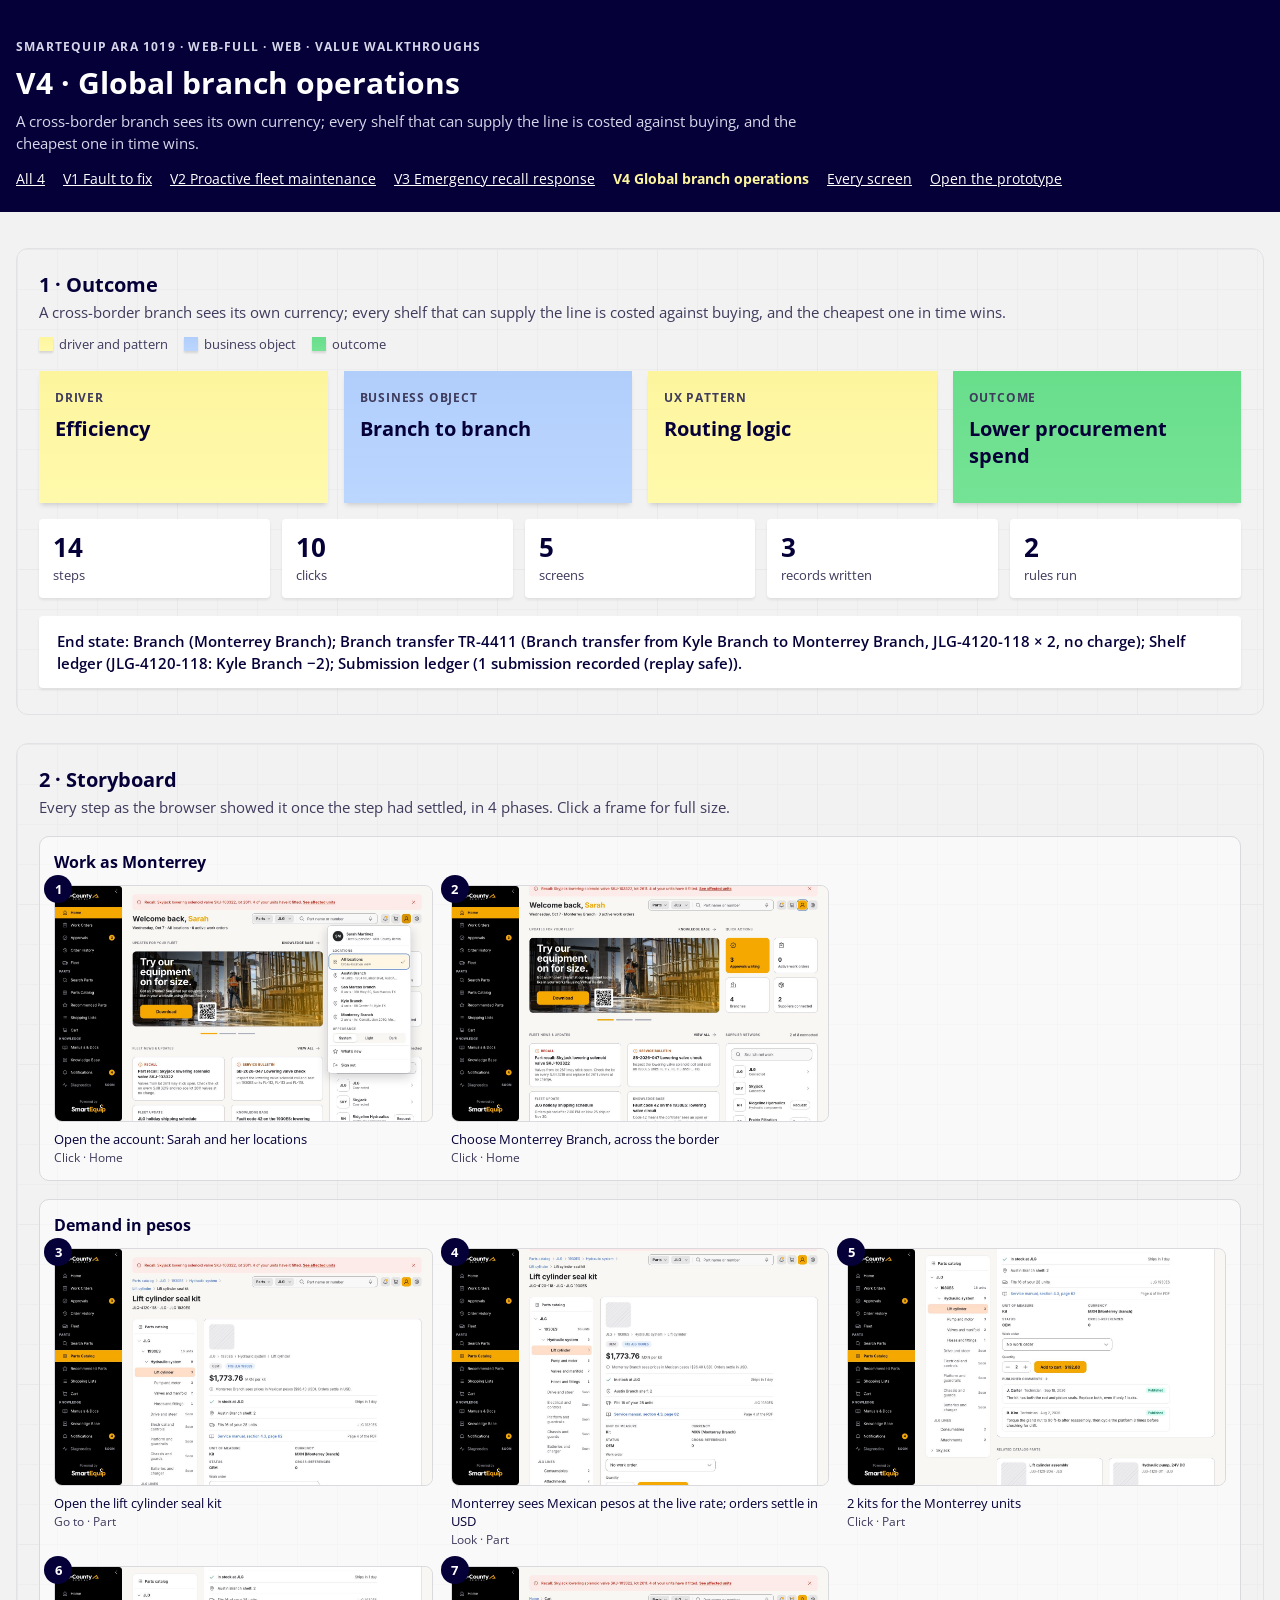
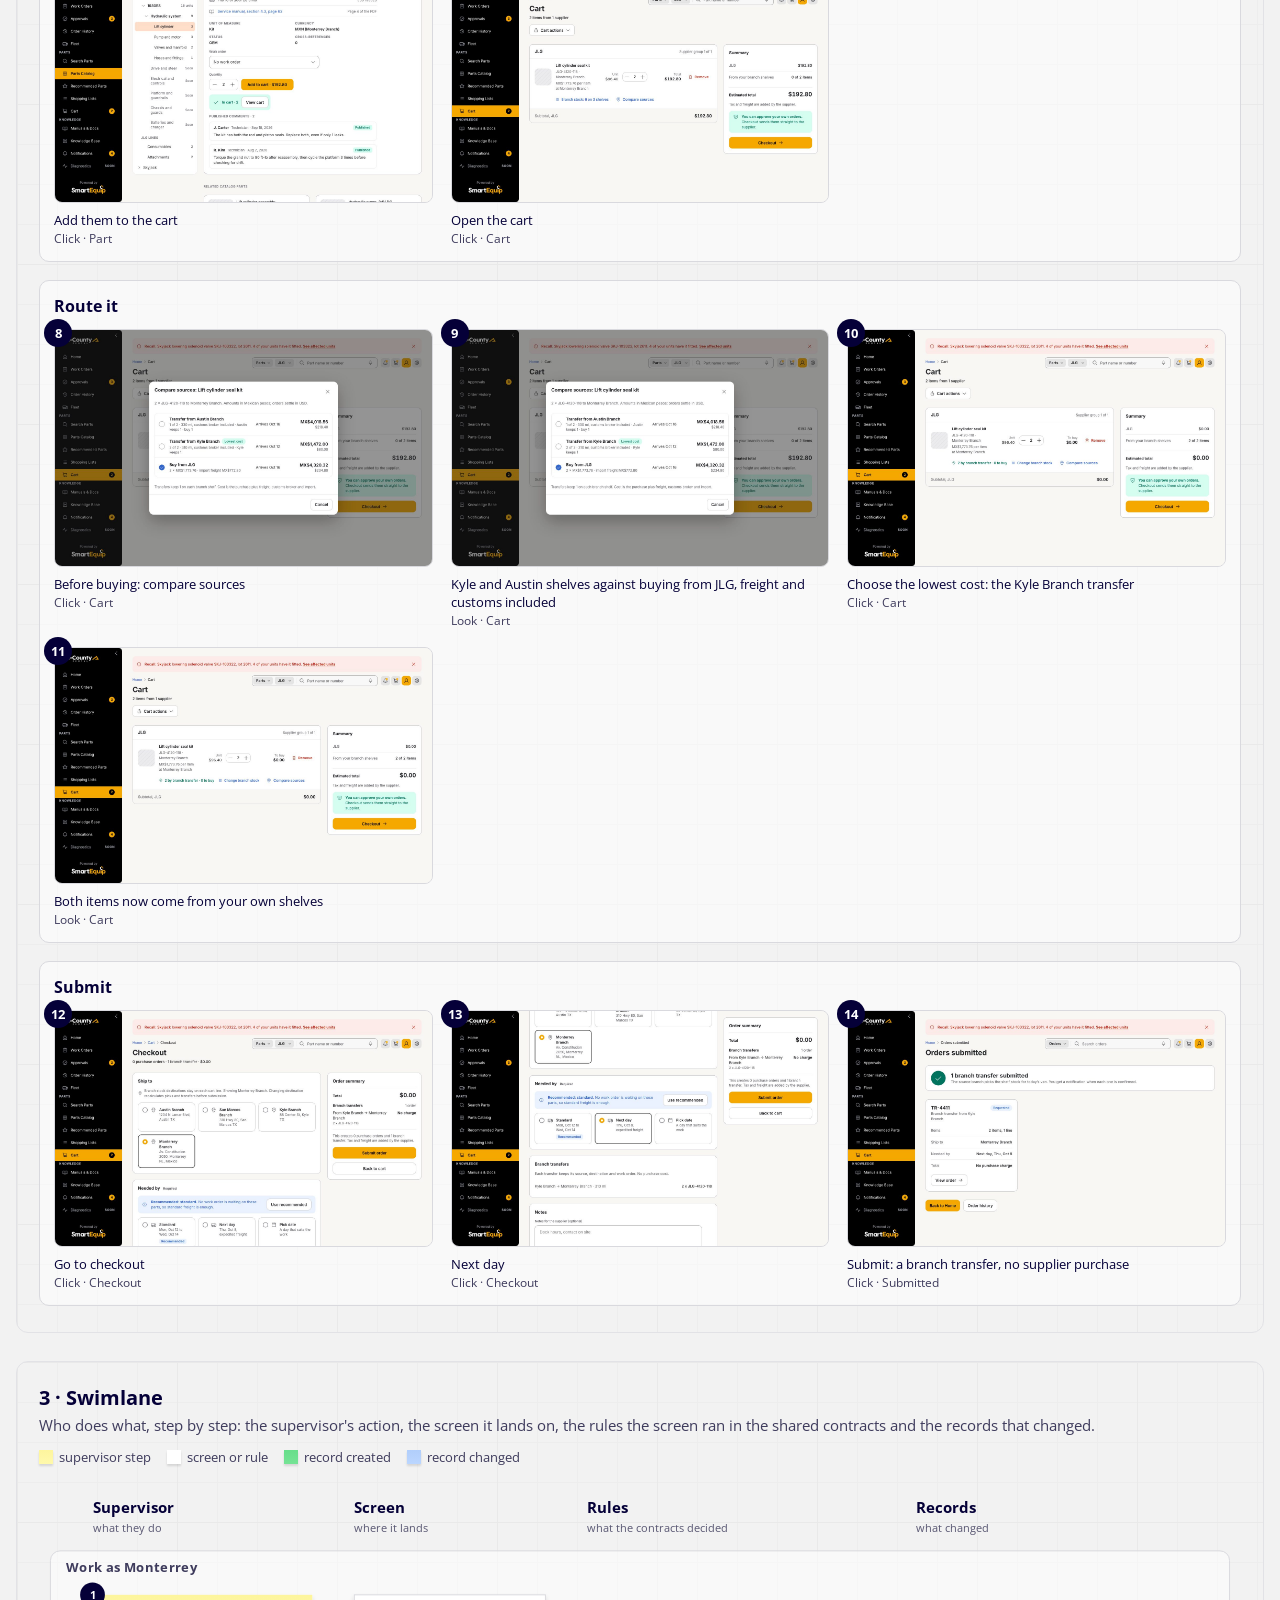
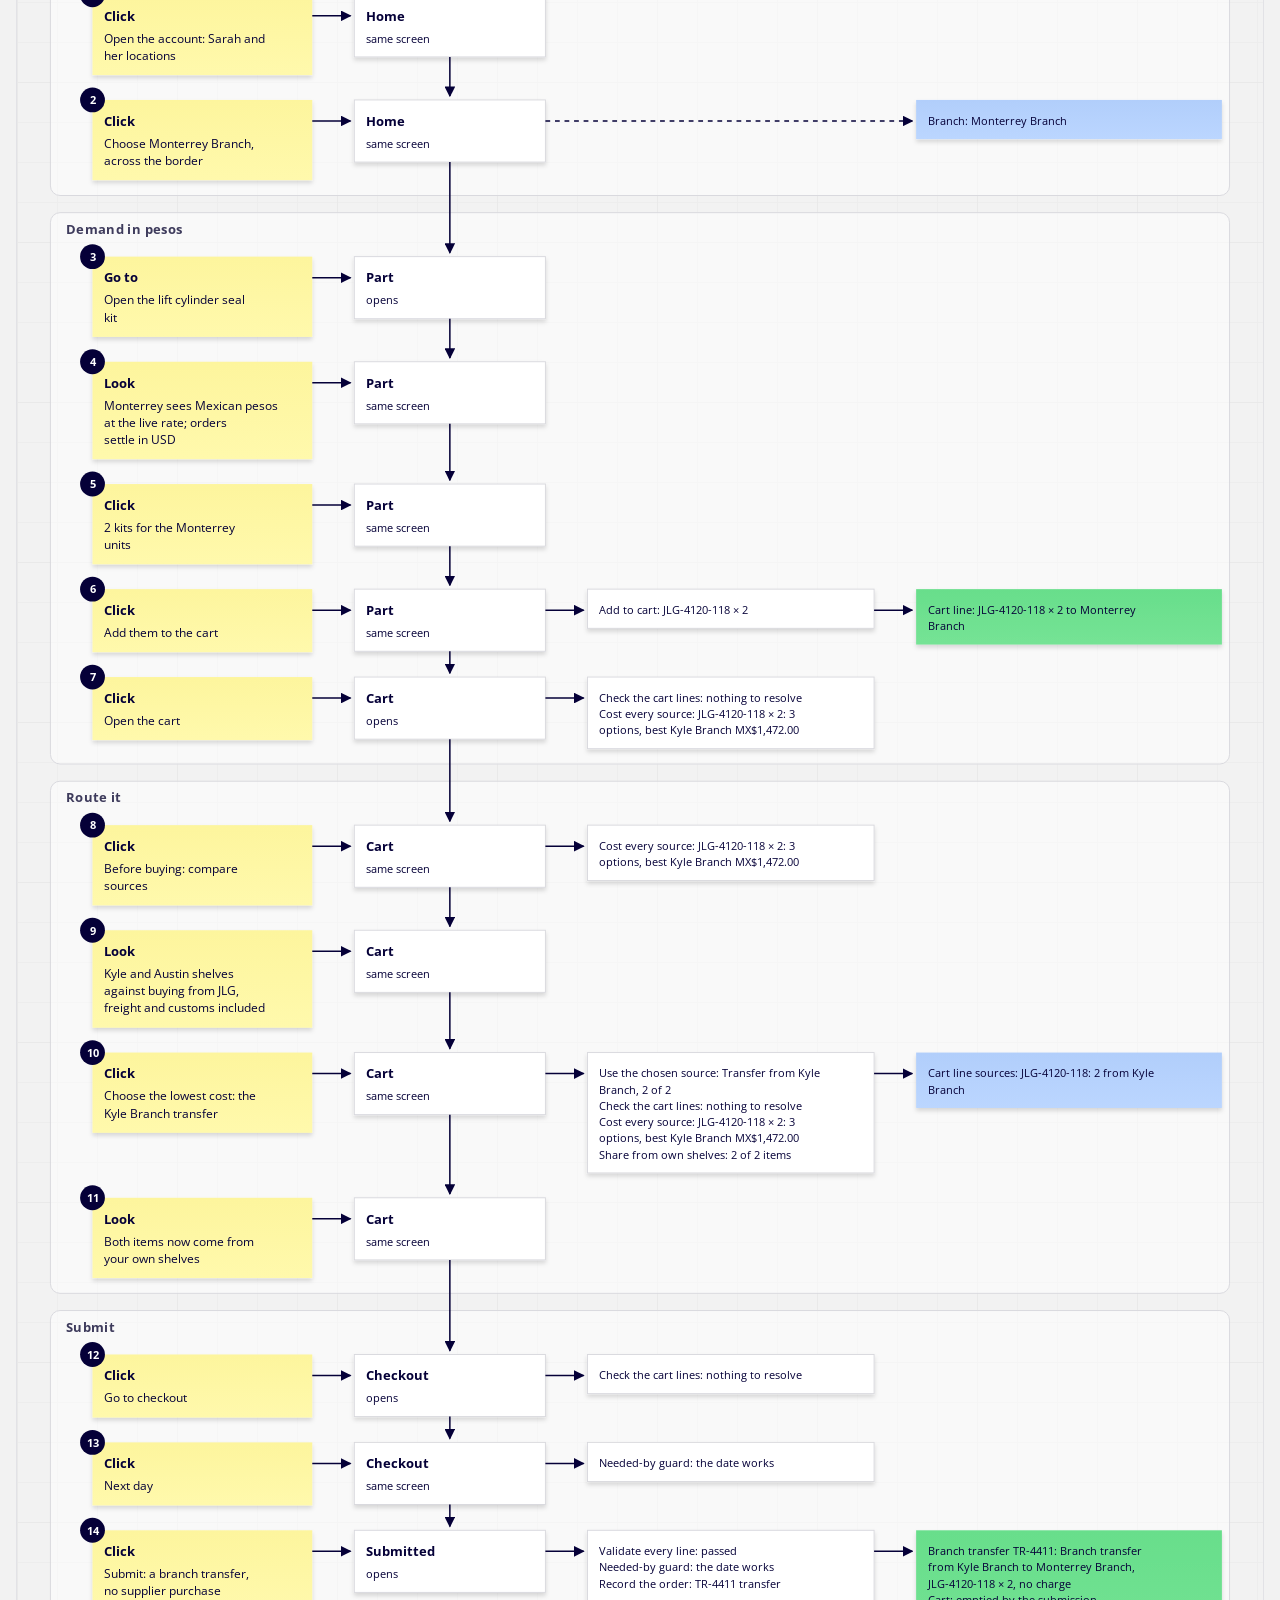
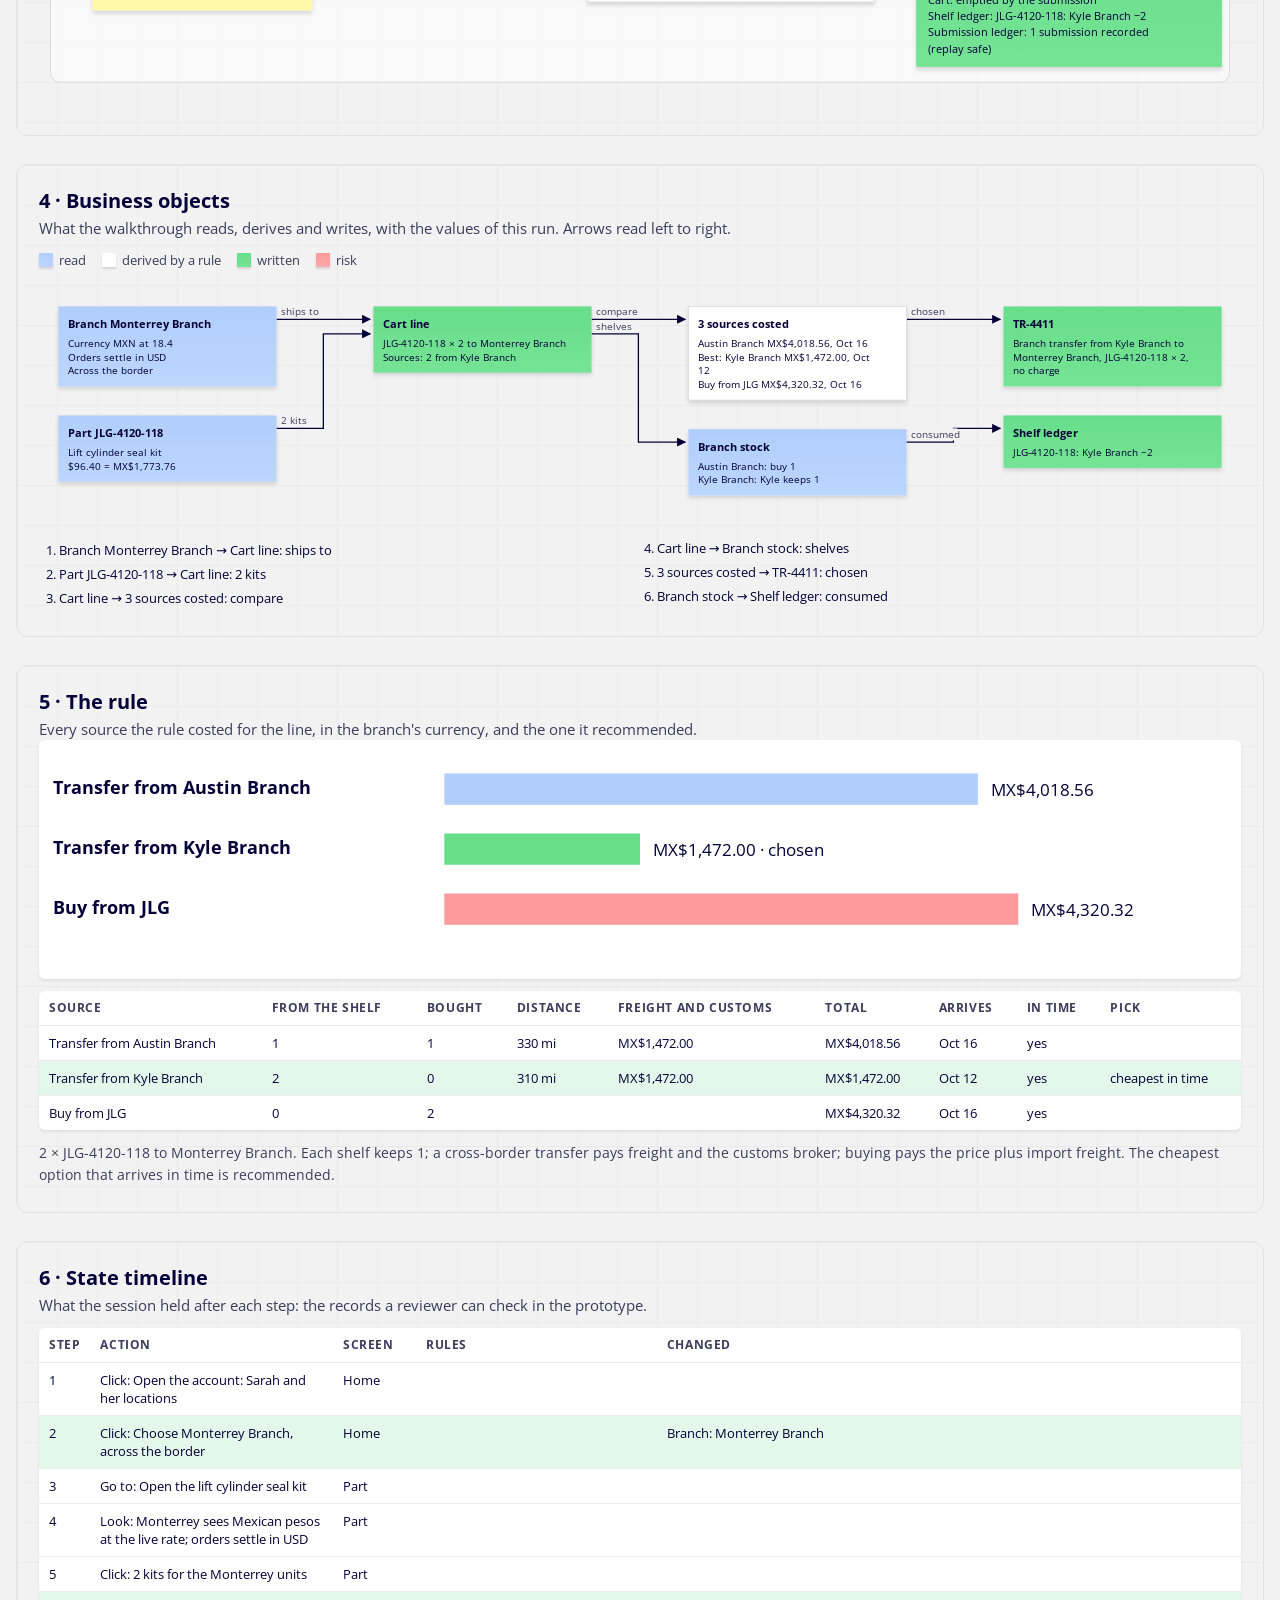
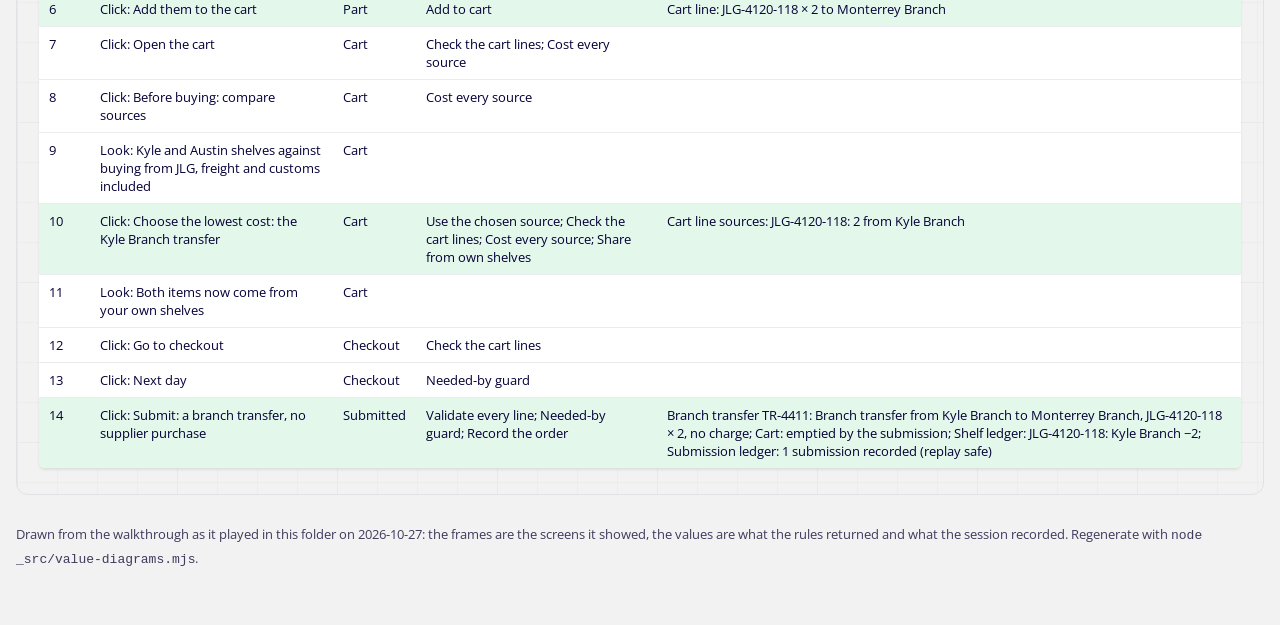
<file: diagrams/V4.html>
<!doctype html>
<!-- Generated by _src/value-diagrams.mjs from the captured walkthroughs (run.json). Do not edit. -->
<html lang="en"><head><meta charset="utf-8"><meta name="viewport" content="width=device-width,initial-scale=1">
<title>V4 Global branch operations · web-full</title><style>
@font-face { font-family: 'Open Sans'; src: url(fonts/OpenSans.ttf) format('truetype'); font-weight: 300 800; }
@layer base, components;
@layer base {
  *, *::before, *::after { box-sizing: border-box; }
  html { background: #F2F2F2; }
  body { margin: 0; background: #F2F2F2; color: #050038; font: 400 15px/22px 'Open Sans', system-ui, sans-serif; -webkit-font-smoothing: antialiased; }
  h1, h2, h3, p { margin: 0; } a { color: #1D4FB8; } :focus-visible { outline: 3px solid #004F8A; outline-offset: 2px; }
  img { max-width: 100%; }
}
@layer components {
  .top { padding: 28px 16px 22px; background: #050038; color: #FFF; }
  .wrap { max-width: 1280px; margin: 0 auto; }
  .kick { font-size: 12px; font-weight: 700; letter-spacing: 1.2px; text-transform: uppercase; color: #FDF59D; }
  .top h1 { margin-top: 6px; font-size: 30px; line-height: 38px; }
  .top p { margin-top: 8px; max-width: 820px; color: #D7D6EA; }
  .nav { display: flex; flex-wrap: wrap; gap: 8px 18px; margin-top: 14px; font-size: 14px; }
  .nav a { color: #FFF; } .nav a[aria-current] { color: #FDF59D; font-weight: 700; text-decoration: none; }
  main { padding: 8px 16px 56px; }
  .board { margin-top: 28px; padding: 22px 22px 26px; border-radius: 12px; background-color: #F2F2F2;
    background-image: linear-gradient(#E9E9E9 1px, transparent 1px), linear-gradient(90deg, #E9E9E9 1px, transparent 1px), linear-gradient(#EDEDED 1px, transparent 1px), linear-gradient(90deg, #EDEDED 1px, transparent 1px);
    background-size: 160px 160px, 160px 160px, 40px 40px, 40px 40px; border: 1px solid #E2E2E6; }
  .board > h2 { font-size: 20px; line-height: 28px; }
  .board > .sub { margin-top: 2px; color: #3E3B5C; }
  .legend { display: flex; flex-wrap: wrap; gap: 6px 16px; margin: 10px 0 16px; font-size: 13px; color: #3E3B5C; }
  .legend i { display: inline-block; width: 14px; height: 14px; margin-right: 6px; vertical-align: -2px; box-shadow: 0 2px 2px rgba(0,0,0,.12); }
  .k-y { background: linear-gradient(#FDF59D, #FFF9AC); } .k-b { background: linear-gradient(#B1CEFB, #BBD6FF); } .k-g { background: linear-gradient(#68DE8B, #75E395); } .k-r { background: linear-gradient(#FB9B9C, #FFA9A8); } .k-w { background: #FFF; }
  .notes4 { display: grid; grid-template-columns: repeat(auto-fit, minmax(220px, 1fr)); gap: 16px; }
  .nt { min-height: 132px; padding: 16px; box-shadow: 0 4px 5px -2px rgba(0,0,0,.16); }
  .nt small { display: block; font-size: 12px; font-weight: 700; letter-spacing: .8px; text-transform: uppercase; color: #3E3B5C; }
  .nt b { display: block; margin-top: 6px; font-size: 20px; line-height: 27px; }
  .n-y { background: linear-gradient(#FDF59D, #FFF9AC); } .n-b { background: linear-gradient(#B1CEFB, #BBD6FF); } .n-g { background: linear-gradient(#68DE8B, #75E395); } .n-r { background: linear-gradient(#FB9B9C, #FFA9A8); } .n-w { background: #FFF; }
  .kpis { display: grid; grid-template-columns: repeat(auto-fit, minmax(150px, 1fr)); gap: 12px; margin-top: 16px; }
  .kpi { padding: 12px 14px; background: #FFF; border-radius: 4px; box-shadow: 0 2px 3px rgba(0,0,0,.08); }
  .kpi b { display: block; font-size: 26px; line-height: 32px; } .kpi span { font-size: 13px; color: #3E3B5C; }
  .phase { margin-top: 18px; padding: 14px; border-radius: 10px; background: rgba(255,255,255,.55); border: 1px solid #D9D9DE; }
  .phase > h3 { font-size: 16px; line-height: 22px; margin-bottom: 12px; }
  .frames { list-style: none; margin: 0; padding: 0; display: grid; gap: 18px; }
  .frames.p-iPhone { grid-template-columns: repeat(auto-fill, minmax(170px, 1fr)); }
  .frames.p-web { grid-template-columns: repeat(auto-fill, minmax(300px, 1fr)); }
  .fr { position: relative; }
  .fr img { display: block; width: 100%; height: auto; border-radius: 8px; border: 1px solid #D9D9DE; background: #FFF; }
  .fr .bn { position: absolute; top: -10px; left: -10px; display: grid; place-items: center; width: 28px; height: 28px; border-radius: 14px; background: #050038; color: #FFF; font-size: 13px; font-weight: 700; }
  .fr p { margin-top: 8px; font-size: 13px; line-height: 18px; }
  .fr small { display: block; margin-top: 2px; font-size: 12px; line-height: 16px; color: #3E3B5C; }
  .svgbox { margin-top: 6px; }
  svg.fig { display: block; width: 100%; height: auto; font-family: 'Open Sans', system-ui, sans-serif; }
  svg .t { font-size: 13px; fill: #050038; } svg .t-s { font-size: 12px; fill: #050038; } svg .t-b { font-size: 14px; font-weight: 700; fill: #050038; }
  svg .mute { fill: #5A5873; } svg .t-lane { font-size: 16px; font-weight: 700; fill: #050038; } svg .t-ph { font-size: 14px; font-weight: 700; fill: #3E3B5C; letter-spacing: .4px; }
  svg .t-badge { font-size: 12px; font-weight: 700; fill: #FFF; } svg .t-l { font-size: 12px; fill: #3E3B5C; }
  svg rect.white { stroke: #D9D9DE; }
  .edges { margin: 12px 0 0; padding-left: 20px; font-size: 13px; columns: 2 320px; } .edges li { margin: 2px 0; break-inside: avoid; }
  .chain { margin-top: 22px; display: grid; grid-template-columns: repeat(auto-fit, minmax(220px, 1fr)); gap: 16px; margin-bottom: 18px; }
  .cs { position: relative; padding: 16px 16px 14px; box-shadow: 0 4px 5px -2px rgba(0,0,0,.16); }
  .cs.n-w { border: 1px solid #D9D9DE; }
  .cs-n { position: absolute; top: -10px; left: -10px; display: grid; place-items: center; width: 28px; height: 28px; border-radius: 14px; background: #050038; color: #FFF; font-size: 13px; font-weight: 700; }
  .cs b { display: block; font-size: 15px; } .cs p { margin-top: 6px; font-size: 13px; line-height: 19px; }
  .stats4 { margin-top: 18px; display: grid; grid-template-columns: repeat(auto-fit, minmax(160px, 1fr)); gap: 14px; margin-bottom: 16px; }
  .st { padding: 14px; box-shadow: 0 4px 5px -2px rgba(0,0,0,.16); } .st b { display: block; font-size: 30px; line-height: 36px; } .st span { font-size: 13px; }
  .tbl { overflow-x: auto; margin-top: 12px; background: #FFF; border-radius: 6px; box-shadow: 0 2px 3px rgba(0,0,0,.08); }
  table { width: 100%; border-collapse: collapse; font-size: 13px; line-height: 18px; }
  th, td { padding: 8px 10px; text-align: left; vertical-align: top; border-top: 1px solid #ECECF0; }
  thead th { border-top: 0; font-size: 12px; letter-spacing: .6px; text-transform: uppercase; color: #3E3B5C; white-space: nowrap; }
  tr.hit td { background: #E3F8EA; } tr.warn td { background: #FFFBD9; } tr.risk td { background: #FFE6E6; }
  .cap { margin-top: 12px; font-size: 14px; color: #3E3B5C; }
  .barbox { padding: 10px 14px; background: #FFF; border-radius: 6px; box-shadow: 0 2px 3px rgba(0,0,0,.08); }
  .banner { margin-top: 18px; padding: 14px 18px; background: #FFF; border-radius: 4px; box-shadow: 0 2px 3px rgba(0,0,0,.08); font-weight: 600; }
  .cards { display: grid; grid-template-columns: repeat(auto-fit, minmax(280px, 1fr)); gap: 18px; margin-top: 16px; }
  .card { display: grid; grid-template-columns: 96px minmax(0, 1fr); gap: 14px; padding: 14px; background: #FFF; border-radius: 6px; box-shadow: 0 2px 3px rgba(0,0,0,.08); color: inherit; text-decoration: none; }
  .card.p-web { grid-template-columns: 1fr; }
  .card img { border-radius: 6px; border: 1px solid #D9D9DE; }
  .card b { display: block; font-size: 17px; line-height: 23px; } .card span { display: block; margin-top: 4px; font-size: 13px; line-height: 19px; color: #3E3B5C; }
  .foot { margin-top: 28px; font-size: 13px; color: #3E3B5C; }
}</style></head><body>
<header class="top"><div class="wrap"><p class="kick">SmartEquip ARA 1019 · web-full · Web · value walkthroughs</p><h1>V4 · Global branch operations</h1><p>A cross-border branch sees its own currency; every shelf that can supply the line is costed against buying, and the cheapest one in time wins.</p><nav class="nav" aria-label="Diagrams"><a href="index.html">All 4</a><a href="V1.html">V1 Fault to fix</a><a href="V2.html">V2 Proactive fleet maintenance</a><a href="V3.html">V3 Emergency recall response</a><a href="V4.html" aria-current="page">V4 Global branch operations</a><a href="../screens/index.html">Every screen</a><a href="../index.html">Open the prototype</a></nav></div></header>
<main class="wrap"><section class="board" aria-labelledby="f1"><h2 id="f1">1 · Outcome</h2><p class="sub">A cross-border branch sees its own currency; every shelf that can supply the line is costed against buying, and the cheapest one in time wins.</p><p class="legend"><span><i class="k-y"></i>driver and pattern</span><span><i class="k-b"></i>business object</span><span><i class="k-g"></i>outcome</span></p>
<div class="notes4"><div class="nt n-y"><small>Driver</small><b>Efficiency</b></div><div class="nt n-b"><small>Business object</small><b>Branch to branch</b></div><div class="nt n-y"><small>UX pattern</small><b>Routing logic</b></div><div class="nt n-g"><small>Outcome</small><b>Lower procurement spend</b></div></div>
<div class="kpis"><div class="kpi"><b>14</b><span>steps</span></div><div class="kpi"><b>10</b><span>clicks</span></div><div class="kpi"><b>5</b><span>screens</span></div><div class="kpi"><b>3</b><span>records written</span></div><div class="kpi"><b>2</b><span>rules run</span></div></div>
<p class="banner">End state: Branch (Monterrey Branch); Branch transfer TR-4411 (Branch transfer from Kyle Branch to Monterrey Branch, JLG-4120-118 × 2, no charge); Shelf ledger (JLG-4120-118: Kyle Branch −2); Submission ledger (1 submission recorded (replay safe)).</p></section><section class="board" aria-labelledby="f2"><h2 id="f2">2 · Storyboard</h2><p class="sub">Every step as the browser showed it once the step had settled, in 4 phases. Click a frame for full size.</p><div class="phase"><h3>Work as Monterrey</h3><ol class="frames p-web" start="1"><li class="fr"><span class="bn" aria-hidden="true">1</span><a href="frames/V4-01.jpg"><img src="frames/V4-01.jpg" alt="Step 1: Open the account: Sarah and her locations" width="1440" height="900" loading="lazy"></a><p>Open the account: Sarah and her locations</p><small>Click · Home</small></li><li class="fr"><span class="bn" aria-hidden="true">2</span><a href="frames/V4-02.jpg"><img src="frames/V4-02.jpg" alt="Step 2: Choose Monterrey Branch, across the border" width="1440" height="900" loading="lazy"></a><p>Choose Monterrey Branch, across the border</p><small>Click · Home</small></li></ol></div><div class="phase"><h3>Demand in pesos</h3><ol class="frames p-web" start="3"><li class="fr"><span class="bn" aria-hidden="true">3</span><a href="frames/V4-03.jpg"><img src="frames/V4-03.jpg" alt="Step 3: Open the lift cylinder seal kit" width="1440" height="900" loading="lazy"></a><p>Open the lift cylinder seal kit</p><small>Go to · Part</small></li><li class="fr"><span class="bn" aria-hidden="true">4</span><a href="frames/V4-04.jpg"><img src="frames/V4-04.jpg" alt="Step 4: Monterrey sees Mexican pesos at the live rate; orders settle in USD" width="1440" height="900" loading="lazy"></a><p>Monterrey sees Mexican pesos at the live rate; orders settle in USD</p><small>Look · Part</small></li><li class="fr"><span class="bn" aria-hidden="true">5</span><a href="frames/V4-05.jpg"><img src="frames/V4-05.jpg" alt="Step 5: 2 kits for the Monterrey units" width="1440" height="900" loading="lazy"></a><p>2 kits for the Monterrey units</p><small>Click · Part</small></li><li class="fr"><span class="bn" aria-hidden="true">6</span><a href="frames/V4-06.jpg"><img src="frames/V4-06.jpg" alt="Step 6: Add them to the cart" width="1440" height="900" loading="lazy"></a><p>Add them to the cart</p><small>Click · Part</small></li><li class="fr"><span class="bn" aria-hidden="true">7</span><a href="frames/V4-07.jpg"><img src="frames/V4-07.jpg" alt="Step 7: Open the cart" width="1440" height="900" loading="lazy"></a><p>Open the cart</p><small>Click · Cart</small></li></ol></div><div class="phase"><h3>Route it</h3><ol class="frames p-web" start="8"><li class="fr"><span class="bn" aria-hidden="true">8</span><a href="frames/V4-08.jpg"><img src="frames/V4-08.jpg" alt="Step 8: Before buying: compare sources" width="1440" height="900" loading="lazy"></a><p>Before buying: compare sources</p><small>Click · Cart</small></li><li class="fr"><span class="bn" aria-hidden="true">9</span><a href="frames/V4-09.jpg"><img src="frames/V4-09.jpg" alt="Step 9: Kyle and Austin shelves against buying from JLG, freight and customs included" width="1440" height="900" loading="lazy"></a><p>Kyle and Austin shelves against buying from JLG, freight and customs included</p><small>Look · Cart</small></li><li class="fr"><span class="bn" aria-hidden="true">10</span><a href="frames/V4-10.jpg"><img src="frames/V4-10.jpg" alt="Step 10: Choose the lowest cost: the Kyle Branch transfer" width="1440" height="900" loading="lazy"></a><p>Choose the lowest cost: the Kyle Branch transfer</p><small>Click · Cart</small></li><li class="fr"><span class="bn" aria-hidden="true">11</span><a href="frames/V4-11.jpg"><img src="frames/V4-11.jpg" alt="Step 11: Both items now come from your own shelves" width="1440" height="900" loading="lazy"></a><p>Both items now come from your own shelves</p><small>Look · Cart</small></li></ol></div><div class="phase"><h3>Submit</h3><ol class="frames p-web" start="12"><li class="fr"><span class="bn" aria-hidden="true">12</span><a href="frames/V4-12.jpg"><img src="frames/V4-12.jpg" alt="Step 12: Go to checkout" width="1440" height="900" loading="lazy"></a><p>Go to checkout</p><small>Click · Checkout</small></li><li class="fr"><span class="bn" aria-hidden="true">13</span><a href="frames/V4-13.jpg"><img src="frames/V4-13.jpg" alt="Step 13: Next day" width="1440" height="900" loading="lazy"></a><p>Next day</p><small>Click · Checkout</small></li><li class="fr"><span class="bn" aria-hidden="true">14</span><a href="frames/V4-14.jpg"><img src="frames/V4-14.jpg" alt="Step 14: Submit: a branch transfer, no supplier purchase" width="1440" height="900" loading="lazy"></a><p>Submit: a branch transfer, no supplier purchase</p><small>Click · Submitted</small></li></ol></div></section><section class="board" aria-labelledby="f3"><h2 id="f3">3 · Swimlane</h2><p class="sub">Who does what, step by step: the supervisor's action, the screen it lands on, the rules the screen ran in the shared contracts and the records that changed.</p><p class="legend"><span><i class="k-y"></i>supervisor step</span><span><i class="k-w"></i>screen or rule</span><span><i class="k-g"></i>record created</span><span><i class="k-b"></i>record changed</span></p><div class="svgbox"><svg class="fig" viewBox="0 0 1258 1910" role="img" aria-label="Swimlane of V4 in 14 steps" xmlns="http://www.w3.org/2000/svg"><defs><filter id="sh" x="-5%" y="-5%" width="110%" height="125%"><feDropShadow dx="0" dy="3" stdDeviation="2.5" flood-color="#000" flood-opacity=".14"/></filter><marker id="ar" viewBox="0 0 10 10" refX="9" refY="5" markerWidth="7" markerHeight="7" orient="auto-start-reverse"><path d="M0 0L10 5L0 10z" fill="#050038"/></marker></defs><text class="t-lane" x="56" y="30">Supervisor</text><text class="t-s mute" x="56" y="50">what they do</text><text class="t-lane" x="330" y="30">Screen</text><text class="t-s mute" x="330" y="50">where it lands</text><text class="t-lane" x="574" y="30">Rules</text><text class="t-s mute" x="574" y="50">what the contracts decided</text><text class="t-lane" x="918" y="30">Records</text><text class="t-s mute" x="918" y="50">what changed</text><rect class="phase" x="12" y="70" width="1234" height="256" rx="10" fill="#FFFFFF" fill-opacity=".55" stroke="#D9D9DE"/><text class="t-ph" x="28" y="92">Work as Monterrey</text><rect class="phase" x="12" y="344" width="1234" height="577" rx="10" fill="#FFFFFF" fill-opacity=".55" stroke="#D9D9DE"/><text class="t-ph" x="28" y="366">Demand in pesos</text><rect class="phase" x="12" y="939" width="1234" height="536" rx="10" fill="#FFFFFF" fill-opacity=".55" stroke="#D9D9DE"/><text class="t-ph" x="28" y="961">Route it</text><rect class="phase" x="12" y="1493" width="1234" height="389" rx="10" fill="#FFFFFF" fill-opacity=".55" stroke="#D9D9DE"/><text class="t-ph" x="28" y="1515">Submit</text><g class="note" data-tone="y"><defs><linearGradient id="sg93" x1="0" y1="0" x2="0" y2="1"><stop offset="0" stop-color="#FDF59D"/><stop offset="1" stop-color="#FFF9AC"/></linearGradient></defs><rect class="sticky" x="56" y="116" width="230" height="84" fill="url(#sg93)" filter="url(#sh)"/><g class="badge"><circle cx="56" cy="116" r="13" fill="#050038"/><text class="t-badge" x="56" y="120.5" text-anchor="middle">1</text></g><text class="t-b" x="68" y="143">Click</text><text class="t" x="68" y="166">Open the account: Sarah and</text><text class="t" x="68" y="184">her locations</text></g><g class="note" data-tone="w"><defs><linearGradient id="sg94" x1="0" y1="0" x2="0" y2="1"><stop offset="0" stop-color="#FFFFFF"/><stop offset="1" stop-color="#FFFFFF"/></linearGradient></defs><rect class="sticky white" x="330" y="116" width="200" height="65" fill="url(#sg94)" filter="url(#sh)"/><text class="t-b" x="342" y="143">Home</text><text class="t-s" x="342" y="166">same screen</text></g><path class="conn" d="M286 138L326 138" fill="none" stroke="#050038" stroke-width="1.6" marker-end="url(#ar)"/><g class="note" data-tone="y"><defs><linearGradient id="sg95" x1="0" y1="0" x2="0" y2="1"><stop offset="0" stop-color="#FDF59D"/><stop offset="1" stop-color="#FFF9AC"/></linearGradient></defs><rect class="sticky" x="56" y="226" width="230" height="84" fill="url(#sg95)" filter="url(#sh)"/><g class="badge"><circle cx="56" cy="226" r="13" fill="#050038"/><text class="t-badge" x="56" y="230.5" text-anchor="middle">2</text></g><text class="t-b" x="68" y="253">Click</text><text class="t" x="68" y="276">Choose Monterrey Branch,</text><text class="t" x="68" y="294">across the border</text></g><g class="note" data-tone="w"><defs><linearGradient id="sg96" x1="0" y1="0" x2="0" y2="1"><stop offset="0" stop-color="#FFFFFF"/><stop offset="1" stop-color="#FFFFFF"/></linearGradient></defs><rect class="sticky white" x="330" y="226" width="200" height="65" fill="url(#sg96)" filter="url(#sh)"/><text class="t-b" x="342" y="253">Home</text><text class="t-s" x="342" y="276">same screen</text></g><path class="conn" d="M286 248L326 248" fill="none" stroke="#050038" stroke-width="1.6" marker-end="url(#ar)"/><g class="note" data-tone="b"><defs><linearGradient id="sg97" x1="0" y1="0" x2="0" y2="1"><stop offset="0" stop-color="#B1CEFB"/><stop offset="1" stop-color="#BBD6FF"/></linearGradient></defs><rect class="sticky" x="918" y="226" width="320" height="41" fill="url(#sg97)" filter="url(#sh)"/><text class="t-s" x="930" y="252">Branch: Monterrey Branch</text></g><path class="conn" d="M530 248L914 248" fill="none" stroke="#050038" stroke-width="1.6" stroke-dasharray="5 5" marker-end="url(#ar)"/><g class="note" data-tone="y"><defs><linearGradient id="sg98" x1="0" y1="0" x2="0" y2="1"><stop offset="0" stop-color="#FDF59D"/><stop offset="1" stop-color="#FFF9AC"/></linearGradient></defs><rect class="sticky" x="56" y="390" width="230" height="84" fill="url(#sg98)" filter="url(#sh)"/><g class="badge"><circle cx="56" cy="390" r="13" fill="#050038"/><text class="t-badge" x="56" y="394.5" text-anchor="middle">3</text></g><text class="t-b" x="68" y="417">Go to</text><text class="t" x="68" y="440">Open the lift cylinder seal</text><text class="t" x="68" y="458">kit</text></g><g class="note" data-tone="w"><defs><linearGradient id="sg99" x1="0" y1="0" x2="0" y2="1"><stop offset="0" stop-color="#FFFFFF"/><stop offset="1" stop-color="#FFFFFF"/></linearGradient></defs><rect class="sticky white" x="330" y="390" width="200" height="65" fill="url(#sg99)" filter="url(#sh)"/><text class="t-b" x="342" y="417">Part</text><text class="t-s" x="342" y="440">opens</text></g><path class="conn" d="M286 412L326 412" fill="none" stroke="#050038" stroke-width="1.6" marker-end="url(#ar)"/><g class="note" data-tone="y"><defs><linearGradient id="sg100" x1="0" y1="0" x2="0" y2="1"><stop offset="0" stop-color="#FDF59D"/><stop offset="1" stop-color="#FFF9AC"/></linearGradient></defs><rect class="sticky" x="56" y="500" width="230" height="102" fill="url(#sg100)" filter="url(#sh)"/><g class="badge"><circle cx="56" cy="500" r="13" fill="#050038"/><text class="t-badge" x="56" y="504.5" text-anchor="middle">4</text></g><text class="t-b" x="68" y="527">Look</text><text class="t" x="68" y="550">Monterrey sees Mexican pesos</text><text class="t" x="68" y="568">at the live rate; orders</text><text class="t" x="68" y="586">settle in USD</text></g><g class="note" data-tone="w"><defs><linearGradient id="sg101" x1="0" y1="0" x2="0" y2="1"><stop offset="0" stop-color="#FFFFFF"/><stop offset="1" stop-color="#FFFFFF"/></linearGradient></defs><rect class="sticky white" x="330" y="500" width="200" height="65" fill="url(#sg101)" filter="url(#sh)"/><text class="t-b" x="342" y="527">Part</text><text class="t-s" x="342" y="550">same screen</text></g><path class="conn" d="M286 522L326 522" fill="none" stroke="#050038" stroke-width="1.6" marker-end="url(#ar)"/><g class="note" data-tone="y"><defs><linearGradient id="sg102" x1="0" y1="0" x2="0" y2="1"><stop offset="0" stop-color="#FDF59D"/><stop offset="1" stop-color="#FFF9AC"/></linearGradient></defs><rect class="sticky" x="56" y="628" width="230" height="84" fill="url(#sg102)" filter="url(#sh)"/><g class="badge"><circle cx="56" cy="628" r="13" fill="#050038"/><text class="t-badge" x="56" y="632.5" text-anchor="middle">5</text></g><text class="t-b" x="68" y="655">Click</text><text class="t" x="68" y="678">2 kits for the Monterrey</text><text class="t" x="68" y="696">units</text></g><g class="note" data-tone="w"><defs><linearGradient id="sg103" x1="0" y1="0" x2="0" y2="1"><stop offset="0" stop-color="#FFFFFF"/><stop offset="1" stop-color="#FFFFFF"/></linearGradient></defs><rect class="sticky white" x="330" y="628" width="200" height="65" fill="url(#sg103)" filter="url(#sh)"/><text class="t-b" x="342" y="655">Part</text><text class="t-s" x="342" y="678">same screen</text></g><path class="conn" d="M286 650L326 650" fill="none" stroke="#050038" stroke-width="1.6" marker-end="url(#ar)"/><g class="note" data-tone="y"><defs><linearGradient id="sg104" x1="0" y1="0" x2="0" y2="1"><stop offset="0" stop-color="#FDF59D"/><stop offset="1" stop-color="#FFF9AC"/></linearGradient></defs><rect class="sticky" x="56" y="738" width="230" height="66" fill="url(#sg104)" filter="url(#sh)"/><g class="badge"><circle cx="56" cy="738" r="13" fill="#050038"/><text class="t-badge" x="56" y="742.5" text-anchor="middle">6</text></g><text class="t-b" x="68" y="765">Click</text><text class="t" x="68" y="788">Add them to the cart</text></g><g class="note" data-tone="w"><defs><linearGradient id="sg105" x1="0" y1="0" x2="0" y2="1"><stop offset="0" stop-color="#FFFFFF"/><stop offset="1" stop-color="#FFFFFF"/></linearGradient></defs><rect class="sticky white" x="330" y="738" width="200" height="65" fill="url(#sg105)" filter="url(#sh)"/><text class="t-b" x="342" y="765">Part</text><text class="t-s" x="342" y="788">same screen</text></g><path class="conn" d="M286 760L326 760" fill="none" stroke="#050038" stroke-width="1.6" marker-end="url(#ar)"/><g class="note" data-tone="w"><defs><linearGradient id="sg106" x1="0" y1="0" x2="0" y2="1"><stop offset="0" stop-color="#FFFFFF"/><stop offset="1" stop-color="#FFFFFF"/></linearGradient></defs><rect class="sticky white" x="574" y="738" width="300" height="41" fill="url(#sg106)" filter="url(#sh)"/><text class="t-s" x="586" y="764">Add to cart: JLG-4120-118 × 2</text></g><path class="conn" d="M530 760L570 760" fill="none" stroke="#050038" stroke-width="1.6" marker-end="url(#ar)"/><g class="note" data-tone="g"><defs><linearGradient id="sg107" x1="0" y1="0" x2="0" y2="1"><stop offset="0" stop-color="#68DE8B"/><stop offset="1" stop-color="#75E395"/></linearGradient></defs><rect class="sticky" x="918" y="738" width="320" height="58" fill="url(#sg107)" filter="url(#sh)"/><text class="t-s" x="930" y="764">Cart line: JLG-4120-118 × 2 to Monterrey</text><text class="t-s" x="930" y="781">Branch</text></g><path class="conn" d="M874 760L914 760" fill="none" stroke="#050038" stroke-width="1.6" marker-end="url(#ar)"/><g class="note" data-tone="y"><defs><linearGradient id="sg108" x1="0" y1="0" x2="0" y2="1"><stop offset="0" stop-color="#FDF59D"/><stop offset="1" stop-color="#FFF9AC"/></linearGradient></defs><rect class="sticky" x="56" y="830" width="230" height="66" fill="url(#sg108)" filter="url(#sh)"/><g class="badge"><circle cx="56" cy="830" r="13" fill="#050038"/><text class="t-badge" x="56" y="834.5" text-anchor="middle">7</text></g><text class="t-b" x="68" y="857">Click</text><text class="t" x="68" y="880">Open the cart</text></g><g class="note" data-tone="w"><defs><linearGradient id="sg109" x1="0" y1="0" x2="0" y2="1"><stop offset="0" stop-color="#FFFFFF"/><stop offset="1" stop-color="#FFFFFF"/></linearGradient></defs><rect class="sticky white" x="330" y="830" width="200" height="65" fill="url(#sg109)" filter="url(#sh)"/><text class="t-b" x="342" y="857">Cart</text><text class="t-s" x="342" y="880">opens</text></g><path class="conn" d="M286 852L326 852" fill="none" stroke="#050038" stroke-width="1.6" marker-end="url(#ar)"/><g class="note" data-tone="w"><defs><linearGradient id="sg110" x1="0" y1="0" x2="0" y2="1"><stop offset="0" stop-color="#FFFFFF"/><stop offset="1" stop-color="#FFFFFF"/></linearGradient></defs><rect class="sticky white" x="574" y="830" width="300" height="75" fill="url(#sg110)" filter="url(#sh)"/><text class="t-s" x="586" y="856">Check the cart lines: nothing to resolve</text><text class="t-s" x="586" y="873">Cost every source: JLG-4120-118 × 2: 3</text><text class="t-s" x="586" y="890">options, best Kyle Branch MX$1,472.00</text></g><path class="conn" d="M530 852L570 852" fill="none" stroke="#050038" stroke-width="1.6" marker-end="url(#ar)"/><g class="note" data-tone="y"><defs><linearGradient id="sg111" x1="0" y1="0" x2="0" y2="1"><stop offset="0" stop-color="#FDF59D"/><stop offset="1" stop-color="#FFF9AC"/></linearGradient></defs><rect class="sticky" x="56" y="985" width="230" height="84" fill="url(#sg111)" filter="url(#sh)"/><g class="badge"><circle cx="56" cy="985" r="13" fill="#050038"/><text class="t-badge" x="56" y="989.5" text-anchor="middle">8</text></g><text class="t-b" x="68" y="1012">Click</text><text class="t" x="68" y="1035">Before buying: compare</text><text class="t" x="68" y="1053">sources</text></g><g class="note" data-tone="w"><defs><linearGradient id="sg112" x1="0" y1="0" x2="0" y2="1"><stop offset="0" stop-color="#FFFFFF"/><stop offset="1" stop-color="#FFFFFF"/></linearGradient></defs><rect class="sticky white" x="330" y="985" width="200" height="65" fill="url(#sg112)" filter="url(#sh)"/><text class="t-b" x="342" y="1012">Cart</text><text class="t-s" x="342" y="1035">same screen</text></g><path class="conn" d="M286 1007L326 1007" fill="none" stroke="#050038" stroke-width="1.6" marker-end="url(#ar)"/><g class="note" data-tone="w"><defs><linearGradient id="sg113" x1="0" y1="0" x2="0" y2="1"><stop offset="0" stop-color="#FFFFFF"/><stop offset="1" stop-color="#FFFFFF"/></linearGradient></defs><rect class="sticky white" x="574" y="985" width="300" height="58" fill="url(#sg113)" filter="url(#sh)"/><text class="t-s" x="586" y="1011">Cost every source: JLG-4120-118 × 2: 3</text><text class="t-s" x="586" y="1028">options, best Kyle Branch MX$1,472.00</text></g><path class="conn" d="M530 1007L570 1007" fill="none" stroke="#050038" stroke-width="1.6" marker-end="url(#ar)"/><g class="note" data-tone="y"><defs><linearGradient id="sg114" x1="0" y1="0" x2="0" y2="1"><stop offset="0" stop-color="#FDF59D"/><stop offset="1" stop-color="#FFF9AC"/></linearGradient></defs><rect class="sticky" x="56" y="1095" width="230" height="102" fill="url(#sg114)" filter="url(#sh)"/><g class="badge"><circle cx="56" cy="1095" r="13" fill="#050038"/><text class="t-badge" x="56" y="1099.5" text-anchor="middle">9</text></g><text class="t-b" x="68" y="1122">Look</text><text class="t" x="68" y="1145">Kyle and Austin shelves</text><text class="t" x="68" y="1163">against buying from JLG,</text><text class="t" x="68" y="1181">freight and customs included</text></g><g class="note" data-tone="w"><defs><linearGradient id="sg115" x1="0" y1="0" x2="0" y2="1"><stop offset="0" stop-color="#FFFFFF"/><stop offset="1" stop-color="#FFFFFF"/></linearGradient></defs><rect class="sticky white" x="330" y="1095" width="200" height="65" fill="url(#sg115)" filter="url(#sh)"/><text class="t-b" x="342" y="1122">Cart</text><text class="t-s" x="342" y="1145">same screen</text></g><path class="conn" d="M286 1117L326 1117" fill="none" stroke="#050038" stroke-width="1.6" marker-end="url(#ar)"/><g class="note" data-tone="y"><defs><linearGradient id="sg116" x1="0" y1="0" x2="0" y2="1"><stop offset="0" stop-color="#FDF59D"/><stop offset="1" stop-color="#FFF9AC"/></linearGradient></defs><rect class="sticky" x="56" y="1223" width="230" height="84" fill="url(#sg116)" filter="url(#sh)"/><g class="badge"><circle cx="56" cy="1223" r="13" fill="#050038"/><text class="t-badge" x="56" y="1227.5" text-anchor="middle">10</text></g><text class="t-b" x="68" y="1250">Click</text><text class="t" x="68" y="1273">Choose the lowest cost: the</text><text class="t" x="68" y="1291">Kyle Branch transfer</text></g><g class="note" data-tone="w"><defs><linearGradient id="sg117" x1="0" y1="0" x2="0" y2="1"><stop offset="0" stop-color="#FFFFFF"/><stop offset="1" stop-color="#FFFFFF"/></linearGradient></defs><rect class="sticky white" x="330" y="1223" width="200" height="65" fill="url(#sg117)" filter="url(#sh)"/><text class="t-b" x="342" y="1250">Cart</text><text class="t-s" x="342" y="1273">same screen</text></g><path class="conn" d="M286 1245L326 1245" fill="none" stroke="#050038" stroke-width="1.6" marker-end="url(#ar)"/><g class="note" data-tone="w"><defs><linearGradient id="sg118" x1="0" y1="0" x2="0" y2="1"><stop offset="0" stop-color="#FFFFFF"/><stop offset="1" stop-color="#FFFFFF"/></linearGradient></defs><rect class="sticky white" x="574" y="1223" width="300" height="126" fill="url(#sg118)" filter="url(#sh)"/><text class="t-s" x="586" y="1249">Use the chosen source: Transfer from Kyle</text><text class="t-s" x="586" y="1266">Branch, 2 of 2</text><text class="t-s" x="586" y="1283">Check the cart lines: nothing to resolve</text><text class="t-s" x="586" y="1300">Cost every source: JLG-4120-118 × 2: 3</text><text class="t-s" x="586" y="1317">options, best Kyle Branch MX$1,472.00</text><text class="t-s" x="586" y="1334">Share from own shelves: 2 of 2 items</text></g><path class="conn" d="M530 1245L570 1245" fill="none" stroke="#050038" stroke-width="1.6" marker-end="url(#ar)"/><g class="note" data-tone="b"><defs><linearGradient id="sg119" x1="0" y1="0" x2="0" y2="1"><stop offset="0" stop-color="#B1CEFB"/><stop offset="1" stop-color="#BBD6FF"/></linearGradient></defs><rect class="sticky" x="918" y="1223" width="320" height="58" fill="url(#sg119)" filter="url(#sh)"/><text class="t-s" x="930" y="1249">Cart line sources: JLG-4120-118: 2 from Kyle</text><text class="t-s" x="930" y="1266">Branch</text></g><path class="conn" d="M874 1245L914 1245" fill="none" stroke="#050038" stroke-width="1.6" marker-end="url(#ar)"/><g class="note" data-tone="y"><defs><linearGradient id="sg120" x1="0" y1="0" x2="0" y2="1"><stop offset="0" stop-color="#FDF59D"/><stop offset="1" stop-color="#FFF9AC"/></linearGradient></defs><rect class="sticky" x="56" y="1375" width="230" height="84" fill="url(#sg120)" filter="url(#sh)"/><g class="badge"><circle cx="56" cy="1375" r="13" fill="#050038"/><text class="t-badge" x="56" y="1379.5" text-anchor="middle">11</text></g><text class="t-b" x="68" y="1402">Look</text><text class="t" x="68" y="1425">Both items now come from</text><text class="t" x="68" y="1443">your own shelves</text></g><g class="note" data-tone="w"><defs><linearGradient id="sg121" x1="0" y1="0" x2="0" y2="1"><stop offset="0" stop-color="#FFFFFF"/><stop offset="1" stop-color="#FFFFFF"/></linearGradient></defs><rect class="sticky white" x="330" y="1375" width="200" height="65" fill="url(#sg121)" filter="url(#sh)"/><text class="t-b" x="342" y="1402">Cart</text><text class="t-s" x="342" y="1425">same screen</text></g><path class="conn" d="M286 1397L326 1397" fill="none" stroke="#050038" stroke-width="1.6" marker-end="url(#ar)"/><g class="note" data-tone="y"><defs><linearGradient id="sg122" x1="0" y1="0" x2="0" y2="1"><stop offset="0" stop-color="#FDF59D"/><stop offset="1" stop-color="#FFF9AC"/></linearGradient></defs><rect class="sticky" x="56" y="1539" width="230" height="66" fill="url(#sg122)" filter="url(#sh)"/><g class="badge"><circle cx="56" cy="1539" r="13" fill="#050038"/><text class="t-badge" x="56" y="1543.5" text-anchor="middle">12</text></g><text class="t-b" x="68" y="1566">Click</text><text class="t" x="68" y="1589">Go to checkout</text></g><g class="note" data-tone="w"><defs><linearGradient id="sg123" x1="0" y1="0" x2="0" y2="1"><stop offset="0" stop-color="#FFFFFF"/><stop offset="1" stop-color="#FFFFFF"/></linearGradient></defs><rect class="sticky white" x="330" y="1539" width="200" height="65" fill="url(#sg123)" filter="url(#sh)"/><text class="t-b" x="342" y="1566">Checkout</text><text class="t-s" x="342" y="1589">opens</text></g><path class="conn" d="M286 1561L326 1561" fill="none" stroke="#050038" stroke-width="1.6" marker-end="url(#ar)"/><g class="note" data-tone="w"><defs><linearGradient id="sg124" x1="0" y1="0" x2="0" y2="1"><stop offset="0" stop-color="#FFFFFF"/><stop offset="1" stop-color="#FFFFFF"/></linearGradient></defs><rect class="sticky white" x="574" y="1539" width="300" height="41" fill="url(#sg124)" filter="url(#sh)"/><text class="t-s" x="586" y="1565">Check the cart lines: nothing to resolve</text></g><path class="conn" d="M530 1561L570 1561" fill="none" stroke="#050038" stroke-width="1.6" marker-end="url(#ar)"/><g class="note" data-tone="y"><defs><linearGradient id="sg125" x1="0" y1="0" x2="0" y2="1"><stop offset="0" stop-color="#FDF59D"/><stop offset="1" stop-color="#FFF9AC"/></linearGradient></defs><rect class="sticky" x="56" y="1631" width="230" height="66" fill="url(#sg125)" filter="url(#sh)"/><g class="badge"><circle cx="56" cy="1631" r="13" fill="#050038"/><text class="t-badge" x="56" y="1635.5" text-anchor="middle">13</text></g><text class="t-b" x="68" y="1658">Click</text><text class="t" x="68" y="1681">Next day</text></g><g class="note" data-tone="w"><defs><linearGradient id="sg126" x1="0" y1="0" x2="0" y2="1"><stop offset="0" stop-color="#FFFFFF"/><stop offset="1" stop-color="#FFFFFF"/></linearGradient></defs><rect class="sticky white" x="330" y="1631" width="200" height="65" fill="url(#sg126)" filter="url(#sh)"/><text class="t-b" x="342" y="1658">Checkout</text><text class="t-s" x="342" y="1681">same screen</text></g><path class="conn" d="M286 1653L326 1653" fill="none" stroke="#050038" stroke-width="1.6" marker-end="url(#ar)"/><g class="note" data-tone="w"><defs><linearGradient id="sg127" x1="0" y1="0" x2="0" y2="1"><stop offset="0" stop-color="#FFFFFF"/><stop offset="1" stop-color="#FFFFFF"/></linearGradient></defs><rect class="sticky white" x="574" y="1631" width="300" height="41" fill="url(#sg127)" filter="url(#sh)"/><text class="t-s" x="586" y="1657">Needed-by guard: the date works</text></g><path class="conn" d="M530 1653L570 1653" fill="none" stroke="#050038" stroke-width="1.6" marker-end="url(#ar)"/><g class="note" data-tone="y"><defs><linearGradient id="sg128" x1="0" y1="0" x2="0" y2="1"><stop offset="0" stop-color="#FDF59D"/><stop offset="1" stop-color="#FFF9AC"/></linearGradient></defs><rect class="sticky" x="56" y="1723" width="230" height="84" fill="url(#sg128)" filter="url(#sh)"/><g class="badge"><circle cx="56" cy="1723" r="13" fill="#050038"/><text class="t-badge" x="56" y="1727.5" text-anchor="middle">14</text></g><text class="t-b" x="68" y="1750">Click</text><text class="t" x="68" y="1773">Submit: a branch transfer,</text><text class="t" x="68" y="1791">no supplier purchase</text></g><g class="note" data-tone="w"><defs><linearGradient id="sg129" x1="0" y1="0" x2="0" y2="1"><stop offset="0" stop-color="#FFFFFF"/><stop offset="1" stop-color="#FFFFFF"/></linearGradient></defs><rect class="sticky white" x="330" y="1723" width="200" height="65" fill="url(#sg129)" filter="url(#sh)"/><text class="t-b" x="342" y="1750">Submitted</text><text class="t-s" x="342" y="1773">opens</text></g><path class="conn" d="M286 1745L326 1745" fill="none" stroke="#050038" stroke-width="1.6" marker-end="url(#ar)"/><g class="note" data-tone="w"><defs><linearGradient id="sg130" x1="0" y1="0" x2="0" y2="1"><stop offset="0" stop-color="#FFFFFF"/><stop offset="1" stop-color="#FFFFFF"/></linearGradient></defs><rect class="sticky white" x="574" y="1723" width="300" height="75" fill="url(#sg130)" filter="url(#sh)"/><text class="t-s" x="586" y="1749">Validate every line: passed</text><text class="t-s" x="586" y="1766">Needed-by guard: the date works</text><text class="t-s" x="586" y="1783">Record the order: TR-4411 transfer</text></g><path class="conn" d="M530 1745L570 1745" fill="none" stroke="#050038" stroke-width="1.6" marker-end="url(#ar)"/><g class="note" data-tone="g"><defs><linearGradient id="sg131" x1="0" y1="0" x2="0" y2="1"><stop offset="0" stop-color="#68DE8B"/><stop offset="1" stop-color="#75E395"/></linearGradient></defs><rect class="sticky" x="918" y="1723" width="320" height="143" fill="url(#sg131)" filter="url(#sh)"/><text class="t-s" x="930" y="1749">Branch transfer TR-4411: Branch transfer</text><text class="t-s" x="930" y="1766">from Kyle Branch to Monterrey Branch,</text><text class="t-s" x="930" y="1783">JLG-4120-118 × 2, no charge</text><text class="t-s" x="930" y="1800">Cart: emptied by the submission</text><text class="t-s" x="930" y="1817">Shelf ledger: JLG-4120-118: Kyle Branch −2</text><text class="t-s" x="930" y="1834">Submission ledger: 1 submission recorded</text><text class="t-s" x="930" y="1851">(replay safe)</text></g><path class="conn" d="M874 1745L914 1745" fill="none" stroke="#050038" stroke-width="1.6" marker-end="url(#ar)"/><path class="conn" d="M430 181L430 222" fill="none" stroke="#050038" stroke-width="1.6" marker-end="url(#ar)"/><path class="conn" d="M430 291L430 386" fill="none" stroke="#050038" stroke-width="1.6" marker-end="url(#ar)"/><path class="conn" d="M430 455L430 496" fill="none" stroke="#050038" stroke-width="1.6" marker-end="url(#ar)"/><path class="conn" d="M430 565L430 624" fill="none" stroke="#050038" stroke-width="1.6" marker-end="url(#ar)"/><path class="conn" d="M430 693L430 734" fill="none" stroke="#050038" stroke-width="1.6" marker-end="url(#ar)"/><path class="conn" d="M430 803L430 826" fill="none" stroke="#050038" stroke-width="1.6" marker-end="url(#ar)"/><path class="conn" d="M430 895L430 981" fill="none" stroke="#050038" stroke-width="1.6" marker-end="url(#ar)"/><path class="conn" d="M430 1050L430 1091" fill="none" stroke="#050038" stroke-width="1.6" marker-end="url(#ar)"/><path class="conn" d="M430 1160L430 1219" fill="none" stroke="#050038" stroke-width="1.6" marker-end="url(#ar)"/><path class="conn" d="M430 1288L430 1371" fill="none" stroke="#050038" stroke-width="1.6" marker-end="url(#ar)"/><path class="conn" d="M430 1440L430 1535" fill="none" stroke="#050038" stroke-width="1.6" marker-end="url(#ar)"/><path class="conn" d="M430 1604L430 1627" fill="none" stroke="#050038" stroke-width="1.6" marker-end="url(#ar)"/><path class="conn" d="M430 1696L430 1719" fill="none" stroke="#050038" stroke-width="1.6" marker-end="url(#ar)"/></svg></div></section><section class="board" aria-labelledby="f4"><h2 id="f4">4 · Business objects</h2><p class="sub">What the walkthrough reads, derives and writes, with the values of this run. Arrows read left to right.</p><p class="legend"><span><i class="k-b"></i>read</span><span><i class="k-w"></i>derived by a rule</span><span><i class="k-g"></i>written</span><span><i class="k-r"></i>risk</span></p><div class="svgbox"><svg class="fig" viewBox="0 0 1488 294" role="img" aria-label="Business objects of V4" xmlns="http://www.w3.org/2000/svg"><defs><filter id="sh" x="-5%" y="-5%" width="110%" height="125%"><feDropShadow dx="0" dy="3" stdDeviation="2.5" flood-color="#000" flood-opacity=".14"/></filter><marker id="ar" viewBox="0 0 10 10" refX="9" refY="5" markerWidth="7" markerHeight="7" orient="auto-start-reverse"><path d="M0 0L10 5L0 10z" fill="#050038"/></marker></defs><path class="conn" d="M294 40H352V40H410" fill="none" stroke="#050038" stroke-width="1.6" marker-end="url(#ar)"/><path class="conn" d="M294 175H352V58H410" fill="none" stroke="#050038" stroke-width="1.6" marker-end="url(#ar)"/><path class="conn" d="M684 40H742V40H800" fill="none" stroke="#050038" stroke-width="1.6" marker-end="url(#ar)"/><path class="conn" d="M684 58H742V192H800" fill="none" stroke="#050038" stroke-width="1.6" marker-end="url(#ar)"/><path class="conn" d="M1074 40H1132V40H1190" fill="none" stroke="#050038" stroke-width="1.6" marker-end="url(#ar)"/><path class="conn" d="M1074 192H1132V175H1190" fill="none" stroke="#050038" stroke-width="1.6" marker-end="url(#ar)"/><g class="note" data-tone="b"><defs><linearGradient id="sg132" x1="0" y1="0" x2="0" y2="1"><stop offset="0" stop-color="#B1CEFB"/><stop offset="1" stop-color="#BBD6FF"/></linearGradient></defs><rect class="sticky" x="24" y="24" width="270" height="99" fill="url(#sg132)" filter="url(#sh)"/><text class="t-b" x="36" y="51">Branch Monterrey Branch</text><text class="t-s" x="36" y="74">Currency MXN at 18.4</text><text class="t-s" x="36" y="91">Orders settle in USD</text><text class="t-s" x="36" y="108">Across the border</text></g><g class="note" data-tone="b"><defs><linearGradient id="sg133" x1="0" y1="0" x2="0" y2="1"><stop offset="0" stop-color="#B1CEFB"/><stop offset="1" stop-color="#BBD6FF"/></linearGradient></defs><rect class="sticky" x="24" y="159" width="270" height="82" fill="url(#sg133)" filter="url(#sh)"/><text class="t-b" x="36" y="186">Part JLG-4120-118</text><text class="t-s" x="36" y="209">Lift cylinder seal kit</text><text class="t-s" x="36" y="226">$96.40 = MX$1,773.76</text></g><g class="note" data-tone="g"><defs><linearGradient id="sg134" x1="0" y1="0" x2="0" y2="1"><stop offset="0" stop-color="#68DE8B"/><stop offset="1" stop-color="#75E395"/></linearGradient></defs><rect class="sticky" x="414" y="24" width="270" height="82" fill="url(#sg134)" filter="url(#sh)"/><text class="t-b" x="426" y="51">Cart line</text><text class="t-s" x="426" y="74">JLG-4120-118 × 2 to Monterrey Branch</text><text class="t-s" x="426" y="91">Sources: 2 from Kyle Branch</text></g><g class="note" data-tone="w"><defs><linearGradient id="sg135" x1="0" y1="0" x2="0" y2="1"><stop offset="0" stop-color="#FFFFFF"/><stop offset="1" stop-color="#FFFFFF"/></linearGradient></defs><rect class="sticky white" x="804" y="24" width="270" height="116" fill="url(#sg135)" filter="url(#sh)"/><text class="t-b" x="816" y="51">3 sources costed</text><text class="t-s" x="816" y="74">Austin Branch MX$4,018.56, Oct 16</text><text class="t-s" x="816" y="91">Best: Kyle Branch MX$1,472.00, Oct</text><text class="t-s" x="816" y="108">12</text><text class="t-s" x="816" y="125">Buy from JLG MX$4,320.32, Oct 16</text></g><g class="note" data-tone="b"><defs><linearGradient id="sg136" x1="0" y1="0" x2="0" y2="1"><stop offset="0" stop-color="#B1CEFB"/><stop offset="1" stop-color="#BBD6FF"/></linearGradient></defs><rect class="sticky" x="804" y="176" width="270" height="82" fill="url(#sg136)" filter="url(#sh)"/><text class="t-b" x="816" y="203">Branch stock</text><text class="t-s" x="816" y="226">Austin Branch: buy 1</text><text class="t-s" x="816" y="243">Kyle Branch: Kyle keeps 1</text></g><g class="note" data-tone="g"><defs><linearGradient id="sg137" x1="0" y1="0" x2="0" y2="1"><stop offset="0" stop-color="#68DE8B"/><stop offset="1" stop-color="#75E395"/></linearGradient></defs><rect class="sticky" x="1194" y="24" width="270" height="99" fill="url(#sg137)" filter="url(#sh)"/><text class="t-b" x="1206" y="51">TR-4411</text><text class="t-s" x="1206" y="74">Branch transfer from Kyle Branch to</text><text class="t-s" x="1206" y="91">Monterrey Branch, JLG-4120-118 × 2,</text><text class="t-s" x="1206" y="108">no charge</text></g><g class="note" data-tone="g"><defs><linearGradient id="sg138" x1="0" y1="0" x2="0" y2="1"><stop offset="0" stop-color="#68DE8B"/><stop offset="1" stop-color="#75E395"/></linearGradient></defs><rect class="sticky" x="1194" y="159" width="270" height="65" fill="url(#sg138)" filter="url(#sh)"/><text class="t-b" x="1206" y="186">Shelf ledger</text><text class="t-s" x="1206" y="209">JLG-4120-118: Kyle Branch −2</text></g><g class="lab"><rect x="298" y="23" width="59" height="15" fill="#F2F2F2"/><text class="t-l" x="300" y="35">ships to</text></g><g class="lab"><rect x="298" y="158" width="45" height="15" fill="#F2F2F2"/><text class="t-l" x="300" y="170">2 kits</text></g><g class="lab"><rect x="688" y="23" width="52" height="15" fill="#F2F2F2"/><text class="t-l" x="690" y="35">compare</text></g><g class="lab"><rect x="688" y="41" width="52" height="15" fill="#F2F2F2"/><text class="t-l" x="690" y="53">shelves</text></g><g class="lab"><rect x="1078" y="23" width="45" height="15" fill="#F2F2F2"/><text class="t-l" x="1080" y="35">chosen</text></g><g class="lab"><rect x="1078" y="175" width="59" height="15" fill="#F2F2F2"/><text class="t-l" x="1080" y="187">consumed</text></g></svg></div><ol class="edges"><li>Branch Monterrey Branch → Cart line: ships to</li><li>Part JLG-4120-118 → Cart line: 2 kits</li><li>Cart line → 3 sources costed: compare</li><li>Cart line → Branch stock: shelves</li><li>3 sources costed → TR-4411: chosen</li><li>Branch stock → Shelf ledger: consumed</li></ol></section><section class="board" aria-labelledby="f5"><h2 id="f5">5 · The rule</h2><p class="sub">Every source the rule costed for the line, in the branch's currency, and the one it recommended.</p><div class="barbox"><svg class="fig" viewBox="0 0 900 168" role="img" aria-label="Cost of each source" xmlns="http://www.w3.org/2000/svg"><defs><filter id="sh" x="-5%" y="-5%" width="110%" height="125%"><feDropShadow dx="0" dy="3" stdDeviation="2.5" flood-color="#000" flood-opacity=".14"/></filter><marker id="ar" viewBox="0 0 10 10" refX="9" refY="5" markerWidth="7" markerHeight="7" orient="auto-start-reverse"><path d="M0 0L10 5L0 10z" fill="#050038"/></marker></defs><text class="t-b" x="0" y="34">Transfer from Austin Branch</text><rect x="300" y="18" width="409" height="24" fill="#B1CEFB"/><text class="t" x="719" y="35">MX$4,018.56</text><text class="t-b" x="0" y="80">Transfer from Kyle Branch</text><rect x="300" y="64" width="150" height="24" fill="#68DE8B"/><text class="t" x="460" y="81">MX$1,472.00 · chosen</text><text class="t-b" x="0" y="126">Buy from JLG</text><rect x="300" y="110" width="440" height="24" fill="#FB9B9C"/><text class="t" x="750" y="127">MX$4,320.32</text></svg></div><div class="tbl"><table><thead><tr><th scope="col">Source</th><th scope="col">From the shelf</th><th scope="col">Bought</th><th scope="col">Distance</th><th scope="col">Freight and customs</th><th scope="col">Total</th><th scope="col">Arrives</th><th scope="col">In time</th><th scope="col">Pick</th></tr></thead><tbody><tr class=""><td>Transfer from Austin Branch</td><td>1</td><td>1</td><td>330 mi</td><td>MX$1,472.00</td><td>MX$4,018.56</td><td>Oct 16</td><td>yes</td><td></td></tr><tr class="hit"><td>Transfer from Kyle Branch</td><td>2</td><td>0</td><td>310 mi</td><td>MX$1,472.00</td><td>MX$1,472.00</td><td>Oct 12</td><td>yes</td><td>cheapest in time</td></tr><tr class=""><td>Buy from JLG</td><td>0</td><td>2</td><td></td><td></td><td>MX$4,320.32</td><td>Oct 16</td><td>yes</td><td></td></tr></tbody></table></div><p class="cap">2 × JLG-4120-118 to Monterrey Branch. Each shelf keeps 1; a cross-border transfer pays freight and the customs broker; buying pays the price plus import freight. The cheapest option that arrives in time is recommended.</p></section><section class="board" aria-labelledby="f6"><h2 id="f6">6 · State timeline</h2><p class="sub">What the session held after each step: the records a reviewer can check in the prototype.</p><div class="tbl"><table><thead><tr><th scope="col">Step</th><th scope="col">Action</th><th scope="col">Screen</th><th scope="col">Rules</th><th scope="col">Changed</th></tr></thead><tbody><tr class=""><td>1</td><td>Click: Open the account: Sarah and her locations</td><td>Home</td><td></td><td></td></tr><tr class="hit"><td>2</td><td>Click: Choose Monterrey Branch, across the border</td><td>Home</td><td></td><td>Branch: Monterrey Branch</td></tr><tr class=""><td>3</td><td>Go to: Open the lift cylinder seal kit</td><td>Part</td><td></td><td></td></tr><tr class=""><td>4</td><td>Look: Monterrey sees Mexican pesos at the live rate; orders settle in USD</td><td>Part</td><td></td><td></td></tr><tr class=""><td>5</td><td>Click: 2 kits for the Monterrey units</td><td>Part</td><td></td><td></td></tr><tr class="hit"><td>6</td><td>Click: Add them to the cart</td><td>Part</td><td>Add to cart</td><td>Cart line: JLG-4120-118 × 2 to Monterrey Branch</td></tr><tr class=""><td>7</td><td>Click: Open the cart</td><td>Cart</td><td>Check the cart lines; Cost every source</td><td></td></tr><tr class=""><td>8</td><td>Click: Before buying: compare sources</td><td>Cart</td><td>Cost every source</td><td></td></tr><tr class=""><td>9</td><td>Look: Kyle and Austin shelves against buying from JLG, freight and customs included</td><td>Cart</td><td></td><td></td></tr><tr class="hit"><td>10</td><td>Click: Choose the lowest cost: the Kyle Branch transfer</td><td>Cart</td><td>Use the chosen source; Check the cart lines; Cost every source; Share from own shelves</td><td>Cart line sources: JLG-4120-118: 2 from Kyle Branch</td></tr><tr class=""><td>11</td><td>Look: Both items now come from your own shelves</td><td>Cart</td><td></td><td></td></tr><tr class=""><td>12</td><td>Click: Go to checkout</td><td>Checkout</td><td>Check the cart lines</td><td></td></tr><tr class=""><td>13</td><td>Click: Next day</td><td>Checkout</td><td>Needed-by guard</td><td></td></tr><tr class="hit"><td>14</td><td>Click: Submit: a branch transfer, no supplier purchase</td><td>Submitted</td><td>Validate every line; Needed-by guard; Record the order</td><td>Branch transfer TR-4411: Branch transfer from Kyle Branch to Monterrey Branch, JLG-4120-118 × 2, no charge; Cart: emptied by the submission; Shelf ledger: JLG-4120-118: Kyle Branch −2; Submission ledger: 1 submission recorded (replay safe)</td></tr></tbody></table></div></section><p class="foot">Drawn from the walkthrough as it played in this folder on 2026-10-27: the frames are the screens it showed, the values are what the rules returned and what the session recorded. Regenerate with <code>node _src/value-diagrams.mjs</code>.</p></main>
</body></html>
</file>
<file: css/tokens.css>
/* Base light tokens, kept by hand (no generator exists in this tree: the old "Generated by" header was stale).
   1017: role tokens and the branding values that override these live in shared/theme.css (copied by _src/build.mjs). */
:root{
  --sunken: #FAFAFA;
  --surface: #FFFFFF;
  --raised: #FFFFFF;
  --inverse: #242424;
  --ink: #242424;
  --muted: #5F5F5F;
  --subtle: #737373;
  --ink-inverse: #FFFFFF;
  --line: #E6E6E6;
  --line-strong: #BABABA;
  --line-control: #919191;
  --focus: #004F8A;
  --danger: #B20015;
  --success: #00836B;
  --warning: #9F6800;
  --info: #004F8A;
  --tint-danger: #FFE9E7;
  --tint-success: #D5FDF0;
  --tint-warning: #FFF0DD;
  --tint-info: #E9F4FF;
  --brand: #F4A800;
  --brand-pressed: #DA9500;
  --brand-on: #000000;
  --nav-active-bg: #F4A800;
  --nav-active-ink: #000000;
  --nav-support: #5F5F5F;
  --link: #004F8A;
  --placeholder: #5F5F5F;
  --row-pressed: #E6E6E6;
  --plate: #2F2F2F;
  --on-plate: #FFFFFF;
  --on-plate-muted: #AEB0BB;
  --container-low: #F8F7F4;
  --container: #EFEFF1;
  --container-high: #EAEAEC;
  --header: #000000;
  --scrim: rgba(32,32,32,0.48);
  --accent-text: #9C6900;
  --chip-warning: #8A5D00;
  --cta-default: #18181B;
  --cta-pressed: #0A0A0C;
  --rail: #18181B;
  --rail-plate: #2F2F2F;
  --rail-muted: #AEB0BB;
  --rail-break: #2F2F2F;
  --line-field: #919191;
  --chip-high-bg: #FFF0DD;
  --chip-high-ink: #996300;
  --chip-warranty-bg: #D5FDF0;
  --chip-warranty-ink: #007F68;
  --dot-info: #004F8A;
  --dot-warning: #B57800;
  --boot-track: #BABABA;
}
</file>
<file: css/fonts.css>
/* Generated by _src/webapp-build.mjs. Do not edit; edit the source and rebuild. */
@font-face{font-family:Inter;font-style:normal;font-weight:400;font-display:block;src:url([data-uri]) format('woff2')}
@font-face{font-family:Inter;font-style:normal;font-weight:500;font-display:block;src:url([data-uri]) format('woff2')}
@font-face{font-family:Inter;font-style:normal;font-weight:600;font-display:block;src:url([data-uri]) format('woff2')}
@font-face{font-family:Inter;font-style:normal;font-weight:700;font-display:block;src:url([data-uri]) format('woff2')}
</file>
<file: css/base.css>
/* Shared base and components for the SmartEquip web app.
   Components follow the Figma masters in DesignHandoff-0925-Dev (exported 2026-09-29):
   Core/Button (Platform=Web: Brand, BrandPressed, Primary, Secondary, Sso, Link), Web/FieldEmail and
   Web/FieldPassword (Rest, Focus, Invalid). Type is Inter throughout, as in the web frames. */
@layer base, components, utilities;

@layer base {
  *, *::before, *::after { box-sizing: border-box; }
  html { -webkit-text-size-adjust: 100%; text-size-adjust: 100%; }
  html, body { margin: 0; min-height: 100%; }
  body {
    min-height: 100vh; min-height: 100dvh; background: var(--sunken); color: var(--ink);
    font: 400 14px/20px Inter, -apple-system, system-ui, sans-serif;
    -webkit-font-smoothing: antialiased; -moz-osx-font-smoothing: grayscale;
  }
  h1, h2, h3, p { margin: 0; }
  ul, ol { list-style: none; margin: 0; padding: 0; }
  button, input { font: inherit; color: inherit; }
  button { cursor: pointer; background: none; border: 0; padding: 0; text-align: inherit; }
  a { color: var(--link); }
  :focus-visible { outline: 2px solid var(--focus); outline-offset: 2px; }
  [data-focus]:focus { outline: none; }
  #app { position: relative; min-height: 100vh; min-height: 100dvh; }
  .route { min-height: 100vh; min-height: 100dvh; }
}

@layer components {
  .i { width: 20px; height: 20px; flex: none; display: block; }
  .logo { display: block; height: auto; }
  .mc { display: inline-grid; place-items: center; flex: none; border-radius: 10px; background: #1E1E1E; color: var(--brand); font-weight: 800; letter-spacing: -.04em; }
  .mc svg { display: block; width: 70%; height: auto; }

  /* Core/Button, Platform=Web: 44 high, radius 12, 15/21 semibold, padding 16 */
  .btn { display: inline-flex; align-items: center; justify-content: center; gap: 8px; height: 44px; padding: 0 16px; border-radius: 12px; font-size: 15px; font-weight: 600; line-height: 21px; white-space: nowrap; transition: background-color .15s, border-color .15s, box-shadow .15s; }
  .btn .i { width: 18px; height: 18px; }
  .btn-brand { background: var(--action); color: var(--on-action); }
  .btn-brand:hover { background: var(--action-pressed); }
  .btn-brand:active { background: var(--action-pressed); }
  .btn-primary { background: var(--cta-default); color: var(--cta-ink); }
  .btn-primary:hover, .btn-primary:active { background: var(--cta-pressed); }
  .btn-sso, .btn-secondary { background: var(--surface); border: 1px solid var(--line-strong); color: var(--ink); }
  .btn-sso:hover, .btn-secondary:hover { background: var(--container-low); }
  .btn-link { height: 40px; padding: 12px 12px; border-radius: 10px; font-size: 14px; line-height: 20px; color: var(--link); }
  .btn-link:hover { text-decoration: underline; text-underline-offset: 3px; }
  .btn[aria-busy="true"] { pointer-events: none; }
  .btn .spin { width: 18px; height: 18px; }

  /* Web/FieldEmail, Web/FieldPassword: label 12/16 medium, field 48 radius 12, input 16/24 */
  .field { display: flex; flex-direction: column; gap: 8px; }
  .field > label { font-size: 12px; font-weight: 500; line-height: 16px; color: var(--muted); }
  .control { display: flex; align-items: center; gap: 8px; height: 48px; padding: 0 12px 0 16px; border: 1px solid var(--line-field); border-radius: 12px; background: var(--surface); transition: border-color .15s, box-shadow .15s; }
  .control input { flex: 1; min-width: 0; height: 100%; border: 0; outline: 0; background: none; font-size: 16px; line-height: 24px; color: var(--ink); }
  .control input::placeholder { color: var(--muted); opacity: 1; }
  .control > .i, .control .reveal { color: var(--muted); }
  .control .reveal { display: grid; place-items: center; width: 32px; height: 32px; margin-right: -8px; border-radius: 8px; }
  .control .reveal:hover { background: var(--container-low); }
  .control:focus-within { border-color: var(--focus); box-shadow: inset 0 0 0 1px var(--focus); }
  .field.invalid .control { border-color: var(--danger); box-shadow: inset 0 0 0 1px var(--danger); }
  .field-error { display: flex; align-items: center; gap: 8px; min-height: 24px; font-size: 12px; line-height: 17px; color: var(--danger); }
  .field-error .i { width: 14px; height: 14px; }

  /* chips: 24 high, radius 12, 12/16 medium */
  .chip { display: inline-flex; align-items: center; height: 24px; padding: 4px 11px; border-radius: 12px; font-size: 12px; font-weight: 500; line-height: 16px; white-space: nowrap; background: var(--sunken); color: var(--muted); }
  .chip.high { background: var(--chip-high-bg); color: var(--chip-high-ink); }
  .chip.warranty { background: var(--chip-warranty-bg); color: var(--chip-warranty-ink); }

  .spin { display: block; animation: se-spin .8s linear infinite; }
  .spin .track { stroke: var(--boot-track); }
  .spin .arc { stroke: var(--brand); stroke-linecap: round; }

  .toast {
    position: fixed; z-index: 100; left: 50%; bottom: 24px; display: flex; align-items: center; gap: 12px;
    max-width: calc(100vw - 32px); min-height: 44px; padding: 12px 16px; border-radius: 12px;
    background: var(--cta-default); color: var(--cta-ink); font-size: 14px; font-weight: 600; line-height: 20px;
    box-shadow: 0 12px 32px rgba(0, 0, 0, .24);
    transform: translate(-50%, 12px); opacity: 0; pointer-events: none; transition: opacity .2s, transform .25s cubic-bezier(.2, 0, 0, 1);
  }
  .toast .i { color: var(--brand); }
  .toast.show { opacity: 1; transform: translate(-50%, 0); }
  .noscript { padding: 24px; }
}

@layer utilities {
  .sr-only { position: absolute; width: 1px; height: 1px; overflow: hidden; clip: rect(0 0 0 0); white-space: nowrap; }
  [hidden] { display: none; }
}

@keyframes se-spin { to { transform: rotate(360deg); } }
@media (prefers-reduced-motion: reduce) { .spin { animation-duration: 2.4s; } .toast { transition: none; } }

/* 1016 (review F05): identifiers in running text never break at their hyphen; a recall note sits above the page body */
@layer components {
  .nw { white-space: nowrap; }
  #ap-body > .banner, #wo-body > .banner, .content > .banner:has(+ .fa-grid) { margin-bottom: 16px; }
}

/* 1016 (review F01): action rows inside cards wrap, and their buttons grow, when the text is larger */
@layer components {
  :is(.appr-actions, .ap-btns, .mk-sup, .rv-acts, .push-btns, .ap-decide, .order-btns, .mk-part-f) .btn { height: auto; min-height: 44px; padding-block: 10px; white-space: normal; text-align: center; }
  .ap-btns { display: flex; flex-wrap: wrap; }
  .ap-btns .btn { flex: 1 1 140px; }
}
@layer components {
  .order-btns { display: flex; flex-wrap: wrap; }
  .order-btns .btn { flex: 1 1 140px; }
  /* rail labels and tags wrap rather than run out of the rail or their option card */
  .nav-item { height: auto; min-height: 44px; padding-block: 6px; }
  .nav-label { min-width: 0; overflow-wrap: anywhere; }
  .ck-rec { max-width: 100%; white-space: normal; }
}
</file>
<file: css/boot.css>
/* Boot, Figma 00a / 00b at xl 1280 x 832: brand background, wordmark 284 x 79 centred between
   equal spacers, Web/BootFoot pill (40 high, radius 20, #18181B, padding 11 / 18, gap 10, 12/17
   white text, spinner 18 with a #BABABA track and brand arc) 48 above the bottom edge. */
@layer components {
  .boot {
    display: flex; flex-direction: column; align-items: center; min-height: 100vh; min-height: 100dvh;
    padding-bottom: 48px; background: #000; cursor: pointer; /* Mid-County Rental identity: light wordmark on black */
  }
  .boot::before, .boot::after { content: ""; flex: 1; }
  .boot-mark { order: 0; width: min(320px, 72vw); }
  .boot-mark .logo { display: block; width: 100%; height: auto; }
  .boot-foot { box-shadow: 0 0 0 1px rgba(255, 255, 255, .14); }
  .boot::before { order: -1; }
  .boot::after { order: 1; }
  .boot-foot {
    order: 2; display: inline-flex; align-items: center; gap: 12px; height: 40px; padding: 11px 20px;
    border-radius: 20px; background: var(--tip); color: var(--on-tip); font-size: 12px; line-height: 17px; white-space: nowrap; overflow: hidden;
  }
  .boot-foot .spin { width: 18px; height: 18px; }
  .boot-foot .i { width: 18px; height: 18px; color: var(--on-tip); }
  .boot-skip { order: 3; position: absolute; left: 16px; top: 16px; padding: 8px 12px; border-radius: 10px; background: var(--tip); color: var(--on-tip); font-size: 12px; transform: translateY(-200%); }
  .boot-skip:focus-visible { transform: none; }
}
</file>
<file: css/sign-in.css>
/* Sign in, web-full reference layout (2026-10-14, "Fleet desk access"). The page is the design system's
   4px grid: page padding 48 (24 under 768), top bar 80 (wordmark, Sign-in help), panel and card side by side
   with a 24 gutter and the same 48 at the foot; card padding 64 (32 under 768); title 32/40, body 14/20,
   field 48, button 44; block gap 32, field gap 24, tight gap 8.
   Under 1024 the brand panel folds away and the card stands alone, centred, 520 max. */
@layer components {
  .auth { display: flex; flex-direction: column; min-height: 100vh; min-height: 100dvh; padding: 0 48px 48px; background: var(--sunken); }
  .auth-top { display: flex; align-items: center; justify-content: space-between; gap: 16px; height: 80px; flex: none; }
  .auth-se .se-logo { --se-w: 148px; margin-left: calc(var(--se-w) * -.098); }
  .auth-help { height: 40px; padding: 0 12px; font-size: 14px; }
  .auth-help .i { width: 16px; height: 16px; }
  .auth-split { flex: 1; display: grid; grid-template-columns: minmax(0, 1.6fr) minmax(400px, 1fr); gap: 24px; min-height: 0; }

  /* brand panel */
  .auth-panel { position: relative; display: flex; align-items: center; overflow: hidden; padding: 64px; border-radius: 16px; background: var(--rail); color: #FFF; }
  .auth-dots { position: absolute; inset: 0 0 0 auto; width: 64%; background-image: radial-gradient(circle, rgba(244, 168, 0, .34) 1.2px, transparent 1.6px); background-size: 28px 28px; background-position: 14px 14px;
    -webkit-mask-image: linear-gradient(90deg, transparent, #000 45%, #000 70%, transparent), linear-gradient(180deg, transparent 4%, #000 30%, #000 70%, transparent 96%); -webkit-mask-composite: source-in;
    mask-image: linear-gradient(90deg, transparent, #000 45%, #000 70%, transparent), linear-gradient(180deg, transparent 4%, #000 30%, #000 70%, transparent 96%); mask-composite: intersect; }
  .auth-copy { position: relative; display: flex; flex-direction: column; align-items: flex-start; gap: 24px; max-width: 640px; }
  .auth-head { font-size: clamp(44px, 4.4vw, 64px); font-weight: 700; line-height: 1.1; letter-spacing: -.02em; }
  .auth-lede { font-size: 17px; line-height: 26px; color: #C9CBD2; }
  .auth-rule { display: block; width: 64px; height: 3px; border-radius: 2px; background: var(--brand); }
  .auth-note { margin-top: -8px; font-size: 12px; line-height: 16px; color: var(--rail-muted); }

  /* sign-in card */
  .auth-card { display: flex; flex-direction: column; padding: 64px; border: 1px solid var(--line); border-radius: 16px; background: var(--surface); }
  .auth-in { display: flex; flex-direction: column; gap: 8px; width: 100%; max-width: 416px; margin: 32px auto 0; }
  .auth-k { font-size: 12px; font-weight: 700; line-height: 16px; letter-spacing: 1px; text-transform: uppercase; color: var(--muted); }
  .auth-card h1 { font-size: 32px; font-weight: 700; line-height: 40px; letter-spacing: -.01em; }
  .auth-sub { margin-top: 8px; font-size: 14px; line-height: 20px; color: var(--muted); }
  .auth-who { margin-top: 8px; }
  .auth-form { display: flex; flex-direction: column; gap: 24px; margin-top: 24px; }
  .auth-form .field.invalid { gap: 8px; }
  .auth-go { width: 100%; }
  .auth-alt { align-self: center; height: 32px; margin-top: -8px; font-size: 14px; }
  .auth-org .mc-logo { display: block; width: 176px; height: auto; margin-bottom: 24px; }
  .auth-who { display: flex; align-items: center; gap: 8px; min-height: 40px; padding: 0 4px 0 12px; border: 1px solid var(--line); border-radius: 12px; background: var(--container-low); font-size: 14px; }
  .auth-who > .i { width: 16px; height: 16px; color: var(--muted); }
  .auth-who span { flex: 1; min-width: 0; overflow: hidden; text-overflow: ellipsis; white-space: nowrap; }
  .auth-who .btn { height: 32px; padding: 0 8px; font-size: 14px; }
  .auth-sec { display: flex; align-items: center; gap: 8px; margin-top: 24px; font-size: 12px; line-height: 16px; color: var(--muted); }
  .auth-sec .i { width: 16px; height: 16px; color: var(--success); }

  @media (max-width: 1023px) {
    .auth-split { grid-template-columns: minmax(0, 1fr); justify-items: center; align-content: start; }
    .auth-panel { display: none; }
    .auth-card { width: 100%; max-width: 520px; }
    .auth-in { margin-top: 0; }
  }
  @media (max-width: 767px) {
    .auth { padding: 0 16px 24px; }
    .auth-top { height: 64px; }
    .auth-se .se-logo { --se-w: 130px; }
    .auth-card { padding: 32px 24px; }
    .auth-card h1 { font-size: 28px; line-height: 36px; }
  }
}
</file>
<file: css/shell.css>
/* Home, Figma "Web / landing / light / xl 1280 · rail open | rail collapsed".
   Rail: #18181B; open 256 (padding 24 / 16, gap 24), collapsed 88; items 44, radius 10, padding 12,
   gap 12, 14/20 white; current item in the brand fill with ink text; group labels 12 bold #AEB0BB;
   collapse button 32 circle #2F2F2F. Main: padding 32 / 40, content gap 32.
   Header: greeting 28/34 bold, sub 14/20 muted, gap 6; tools 48 high, gap 16: search (radius 12,
   1px #919191, padding 16, gap 12, 15 text, voice 32) and quick bar (radius 12, 1px #E6E6E6,
   padding 4, gap 10, 40 buttons, 1 x 24 divider).
   Order cards: 2 up, gap 24, radius 16, padding 20, gap 16, selected = 2px accent border.
   Tiles: 3 up, gap 16, radius 12, padding 16, gap 8. Notifications: rows 72, radius 12, gap 8. */
@layer components {
  .shell { --rail-w: 256px; display: grid; grid-template-columns: var(--rail-w) minmax(0, 1fr); min-height: 100vh; min-height: 100dvh; background: var(--sunken); }
  .shell[data-rail="collapsed"] { --rail-w: 88px; }
  .shell:not([data-rail="drawer"]) { background: linear-gradient(to right, var(--rail) var(--rail-w), var(--sunken) var(--rail-w)); }
  .shell[data-rail="drawer"] { grid-template-columns: minmax(0, 1fr); grid-template-rows: auto 1fr; }

  .skip-link { position: fixed; z-index: 60; left: 16px; top: 12px; padding: 12px 16px; border-radius: 10px; background: var(--tip); color: var(--on-tip); font-weight: 600; transform: translateY(-160%); }
  .skip-link:focus-visible { transform: none; }

  /* ---------- rail */
  .rail { position: sticky; top: 0; height: 100vh; height: 100dvh; display: flex; flex-direction: column; gap: 24px; padding: 24px 16px; background: var(--rail); color: #FFF; overflow-y: auto; scrollbar-width: none; }
  .rail::-webkit-scrollbar { display: none; }
  .rail-brand { display: flex; align-items: center; justify-content: space-between; height: 48px; padding: 0 0 0 4px; }
  .rail-lockup { display: flex; align-items: center; gap: 12px; color: #FFF; text-decoration: none; border-radius: 10px; }
  .mc-40 { width: 40px; height: 40px; font-size: 16px; background: var(--rail-plate); }
  .mc-32 { width: 32px; height: 32px; font-size: 13px; border-radius: 8px; background: var(--rail-plate); }
  /* the fleet's identity: the Mid-County Rental wordmark; the collapsed rail keeps its roof chevron */
  .rail-wordmark .logo { display: block; width: 148px; height: auto; }
  .rail-chev { display: none; place-items: center; width: 40px; height: 40px; }
  .rail-chev svg { width: 32px; height: auto; display: block; }
  .shell[data-rail="collapsed"] .rail-wordmark { display: none; }
  .shell[data-rail="collapsed"] .rail-chev { display: grid; }
  .rail-name b { display: block; font-size: 16px; font-weight: 700; line-height: 20px; }
  .rail-name small { display: block; font-size: 12px; font-weight: 600; line-height: 16px; letter-spacing: 2px; color: var(--rail-muted); }
  .rail-toggle { display: grid; place-items: center; width: 32px; height: 32px; border-radius: 16px; background: var(--rail-plate); color: #FFF; flex: none; }
  .rail-toggle:hover { background: #3A3A3D; }
  .rail-nav { display: flex; flex-direction: column; gap: 4px; }
  .nav-item { display: flex; align-items: center; gap: 12px; width: 100%; height: 44px; padding: 0 12px; border-radius: 10px; color: #FFF; font-size: 14px; line-height: 20px; text-decoration: none; text-align: left; white-space: nowrap; }
  .nav-item:hover { background: rgba(255, 255, 255, .08); }
  .nav-item[aria-current="page"] { background: var(--nav-active-bg); color: var(--nav-active-ink); font-weight: 600; }
  .nav-item[aria-current="page"]:hover { background: var(--brand-pressed); }
  .nav-group span { display: block; height: 14px; font-size: 12px; font-weight: 700; line-height: 14px; letter-spacing: .6px; color: var(--rail-muted); }
  .rail-powered { margin-top: auto; display: flex; justify-content: center; }
  .rp-full { display: flex; flex-direction: column; align-items: center; gap: 4px; font-size: 12px; line-height: 17px; color: var(--rail-muted); }
  .rp-full .se-logo { --se-w: 130px; }
  .rp-full .mc-logo { width: 96px; }
  /* collapsed rail: the wrench from the SmartEquip wordmark (above the i in Equip) stands in for "Powered by" */
  .rp-wrench { display: none; place-items: center; width: 28px; height: 28px; color: #FFF; }
  .rp-wrench .se-logo { --se-w: 22px; }

  /* collapsed rail (Figma 88): brand stacks mark over the expand button, labels hide, group labels
     become 40 x 1 breaks, tooltips name each item */
  .shell[data-rail="collapsed"] .rail { padding: 24px 16px; align-items: center; }
  .shell[data-rail="collapsed"] .rail-brand { flex-direction: column; height: auto; gap: 16px; padding: 0; }
  .shell[data-rail="collapsed"] .rail-name, .shell[data-rail="collapsed"] .nav-label { display: none; }
  .shell[data-rail="collapsed"] .rail-nav { width: 56px; }
  .shell[data-rail="collapsed"] .nav-item { justify-content: center; padding: 0; }
  .shell[data-rail="collapsed"] .nav-group span { height: 1px; width: 40px; margin: 0 auto; overflow: hidden; white-space: nowrap; text-indent: 100%; background: var(--rail-break); }
  .shell[data-rail="collapsed"] .rp-full { display: none; }
  .shell[data-rail="collapsed"] .rp-wrench { display: grid; }
  .shell[data-rail="collapsed"] .nav-item { position: relative; }
  .shell[data-rail="collapsed"] .nav-item:is(:hover, :focus-visible)::after {
    content: attr(data-tip); position: absolute; left: calc(100% + 12px); top: 50%; transform: translateY(-50%); z-index: 30;
    padding: 8px 12px; border-radius: 8px; background: var(--tip); color: var(--on-tip); font-size: 12px; font-weight: 500; line-height: 16px; white-space: nowrap; box-shadow: 0 6px 18px rgba(0, 0, 0, .25); pointer-events: none;
  }

  /* drawer (under 1024): app bar on top, rail slides in over the page */
  .appbar { display: none; }
  .shell[data-rail="drawer"] .appbar { position: sticky; top: 0; z-index: 20; display: flex; align-items: center; gap: 12px; height: 56px; padding: 0 12px 0 8px; background: var(--rail); color: #FFF; }
  .appbar-menu { display: grid; place-items: center; width: 44px; height: 44px; border-radius: 10px; color: var(--brand); }
  .appbar-menu .i { width: 22px; height: 22px; }
  .appbar-org { display: flex; align-items: center; gap: 12px; min-width: 0; font-size: 15px; }
  .appbar-org b { white-space: nowrap; overflow: hidden; text-overflow: ellipsis; }
  .appbar-quick { display: flex; align-items: center; gap: 4px; margin-left: auto; }
  .appbar-quick .qa { color: #FFF; }
  .appbar-quick .qa:hover { background: rgba(255, 255, 255, .08); }
  .appbar-quick .qa-div { background: var(--rail-plate); }
  .shell[data-rail="drawer"] .rail { position: fixed; z-index: 40; left: 0; top: 0; width: min(256px, 86vw); transform: translateX(-100%); transition: transform .28s cubic-bezier(.2, 0, 0, 1); box-shadow: 8px 0 32px rgba(0, 0, 0, .3); }
  .shell[data-rail="drawer"].drawer-open .rail { transform: none; }
  .rail-scrim { position: fixed; inset: 0; z-index: 35; background: rgba(0, 0, 0, .4); }

  /* ---------- main */
  .main { min-width: 0; padding: 32px 40px; outline: none; }
  .shell[data-rail="drawer"] .main { padding: 24px 16px 32px; }
  .content { container-type: inline-size; display: flex; flex-direction: column; gap: 32px; max-width: 1200px; margin: 0 auto; }
  .page-head { display: flex; flex-direction: column; gap: 16px; }
  .greeting { display: flex; flex-direction: column; gap: 8px; }
  .greeting h1 { font-size: 28px; font-weight: 700; line-height: 34px; letter-spacing: -.01em; }
  .greeting p { font-size: 14px; line-height: 20px; color: var(--muted); }
  .ph-topbar { display: flex; align-items: center; gap: 12px; height: 40px; }
  .ph-topbar .sf-wrap { flex: 0 1 420px; }
  .ph-topbar > .search { flex: 0 1 420px; height: 40px; border-color: var(--line); }
  .ph-topbar > .search input { font-size: 14px; }
  .ph-topbar > .search.on-page { flex: 1 1 640px; }
  .ph-topbar .quickbar { flex: none; height: 40px; padding: 0; gap: 4px; border: 0; background: none; margin-left: auto; }
  .search { flex: 1; min-width: 0; display: flex; align-items: center; gap: 12px; height: 48px; padding: 0 8px 0 16px; border: 1px solid var(--line-field); border-radius: 12px; background: var(--surface); }
  .search:focus-within { border-color: var(--focus); box-shadow: inset 0 0 0 1px var(--focus); }
  .search > .i { color: var(--muted); }
  .search input { flex: 1; min-width: 0; height: 100%; border: 0; outline: 0; background: none; font-size: 15px; line-height: 21px; }
  .search input::placeholder { color: var(--muted); opacity: 1; }
  .search input::-webkit-search-cancel-button { display: none; }

  /* scope-pill search bar */
  .sf-wrap { position: relative; display: flex; align-items: stretch; min-width: 0; height: 40px; border: 1px solid var(--line-field); border-radius: 10px; background: var(--surface); }
  .sf-wrap:focus-within { border-color: var(--focus); box-shadow: inset 0 0 0 1px var(--focus); }
  .sf-wrap .ss-cat-btn { display: flex; align-items: center; gap: 6px; padding: 0 14px 0 14px; background: var(--ink) !important; color: #fff !important; font-size: 15px; font-weight: 700; white-space: nowrap; flex: none; border-radius: 9px 0 0 9px; margin: -1px 0 -1px -1px; height: calc(100% + 2px); }
  .sf-wrap .ss-cat-btn:hover, .sf-wrap .ss-cat-btn[aria-expanded="true"] { background: color-mix(in srgb, var(--ink) 88%, transparent) !important; }
  .sf-wrap .ss-cat-btn .i { width: 14px; height: 14px; opacity: .75; }
  .sf-wrap .search { flex: 1; height: 100%; border: none !important; box-shadow: none !important; border-radius: 0; background: none; padding: 0 4px 0 0; align-items: center; }
  .sf-wrap .search input { padding: 0 4px 0 10px; font-size: 14px; }
  .sf-mic { display: grid; place-items: center; width: 28px; height: 28px; border-radius: 999px; color: var(--muted); flex: none; }
  .sf-mic:hover { color: var(--ink); }
  .sf-sep { width: 1px; height: 18px; background: var(--line-strong); flex: none; margin: 0 2px; }
  .sf-go { display: grid; place-items: center; width: 28px; height: 28px; margin-right: 4px; border-radius: 999px; color: var(--muted); flex: none; }
  .sf-go:hover { color: var(--ink); }

  .voice { display: grid; place-items: center; width: 32px; height: 32px; border-radius: 8px; color: var(--muted); }
  .voice:hover { background: var(--container-low); }
  .quickbar { display: flex; align-items: center; gap: 12px; height: 48px; padding: 4px; border: 1px solid var(--line); border-radius: 12px; background: var(--surface); flex: none; }
  .shell[data-rail="drawer"] .quickbar { display: none; }
  .qa { display: grid; place-items: center; width: 40px; height: 40px; border-radius: 10px; color: var(--ink); }
  .qa:hover { background: var(--container-low); }
  .qa[aria-expanded="true"] { background: var(--container); }
  .qa-div { width: 1px; height: 24px; background: var(--line-strong); }

  .sec { display: flex; flex-direction: column; gap: 16px; }
  .sec-head { display: flex; align-items: center; justify-content: space-between; height: 32px; }
  .sec-head.short { height: 14px; }
  .sec-head h2 { font-size: 12px; font-weight: 700; line-height: 14px; letter-spacing: .6px; text-transform: uppercase; color: var(--subtle); }
  .sec-action { display: inline-flex; align-items: center; gap: 8px; height: 32px; padding: 0 12px; border: 1px solid var(--line); border-radius: 10px; background: var(--surface); font-size: 12px; font-weight: 500; line-height: 16px; color: var(--muted); }
  .sec-action .i { width: 16px; height: 16px; }
  .sec-action:hover { background: var(--container-low); }
  .sec-action:disabled { opacity: .5; cursor: default; }

  /* active orders */
  .track { display: grid; grid-auto-flow: column; grid-auto-columns: calc((100% - 24px) / 2); gap: 24px; overflow-x: auto; scroll-snap-type: x mandatory; scrollbar-width: none; outline-offset: 4px; border-radius: 14px; }
  .track::-webkit-scrollbar { display: none; }
  @container (max-width: 719px) { .track { grid-auto-columns: 100%; } }
  .order { scroll-snap-align: start; display: flex; flex-direction: column; gap: 16px; padding: 20px; border: 1px solid var(--line); border-radius: 16px; background: var(--surface); cursor: pointer; transition: border-color .15s, box-shadow .15s; }
  .order:hover { border-color: var(--line-strong); }
  .order.selected { border-color: var(--brand); box-shadow: inset 0 0 0 1px var(--brand); }
  .order-sum { display: flex; gap: 16px; }
  .thumb { display: grid; place-items: center; width: 64px; height: 64px; flex: none; border: 1px solid var(--line); border-radius: 12px; background: var(--sunken); color: var(--muted); }
  .thumb .i { width: 28px; height: 28px; }
  .order-det { flex: 1; min-width: 0; display: flex; flex-direction: column; gap: 8px; }
  .chips { display: flex; justify-content: space-between; gap: 8px; }
  .wo-no { font-size: 12px; line-height: 17px; color: var(--subtle); }
  .order h3 { font-size: 17px; font-weight: 600; line-height: 22px; overflow-wrap: break-word; }
  .issue { font-size: 14px; line-height: 20px; color: var(--muted); }
  .warr { display: flex; }
  .rule { height: 1px; margin: 0; border: 0; background: var(--line); }
  .order-foot { display: flex; flex-direction: column; gap: 12px; margin-top: auto; }
  .meta { display: flex; flex-wrap: wrap; gap: 4px 16px; font-size: 12px; line-height: 17px; color: var(--muted); }
  .meta span { display: inline-flex; align-items: center; gap: 8px; }
  .meta .i { width: 16px; height: 16px; }
  .btn-card { width: 100%; border: 1px solid var(--line-field); background: var(--surface); color: var(--ink); font-size: 14px; line-height: 20px; }
  .btn-card:hover { background: var(--container-low); }
  .empty { padding: 32px; border: 1px dashed var(--line-strong); border-radius: 16px; color: var(--muted); text-align: center; }
  .pager { display: flex; justify-content: center; gap: 8px; height: 8px; margin-top: 0; }
  /* page indicator: equal segments across the carousel width, the current one in brand yellow */
  .pager { gap: 8px; height: 6px; }
  .dot { position: relative; flex: 1 1 0; height: 6px; border-radius: 3px; background: #B3B3B8; transition: background-color .25s; }
  .dot::after { content: ""; position: absolute; inset: -12px 0; }
  .dot.on { background: var(--brand); }

  /* quick actions */
  .tiles { display: grid; grid-template-columns: repeat(4, minmax(0, 1fr)); gap: 16px; }
  @container (max-width: 879px) { .tiles { grid-template-columns: repeat(2, minmax(0, 1fr)); } }
  @container (max-width: 319px) { .tiles { grid-template-columns: minmax(0, 1fr); } }
  @container (max-width: 459px) { .tile { min-height: 0; } }
  .tile { display: flex; flex-direction: column; gap: 8px; width: 100%; min-height: 109px; padding: 16px; border: 1px solid var(--line); border-radius: 12px; background: var(--surface); text-align: left; transition: border-color .15s, box-shadow .15s; }
  .tile:hover { border-color: var(--line-strong); box-shadow: 0 2px 8px rgba(0, 0, 0, .05); }
  .tile .i { width: 24px; height: 24px; }
  .tile b { font-size: 14px; font-weight: 600; line-height: 20px; }
  .tile span { font-size: 12px; line-height: 17px; color: var(--muted); }

  /* notifications */
  .notes { display: flex; flex-direction: column; gap: 8px; }
  .note { display: grid; grid-template-columns: 44px minmax(0, 1fr) 92px 10px; align-items: center; gap: 16px; min-height: 72px; padding: 16px 16px; border: 1px solid var(--line); border-radius: 12px; background: var(--surface); }
  .note-mark { display: grid; place-items: center; width: 44px; height: 44px; border-radius: 10px; }
  .note-mark.info { background: var(--tint-info); color: var(--info); }
  .note-mark.warning { background: var(--chip-high-bg); color: var(--chip-high-ink); }
  .note-mark.success { background: var(--sunken); border: 1px solid var(--line); color: var(--chip-warranty-ink); }
  .note-text { display: flex; flex-direction: column; gap: 4px; min-width: 0; }
  .note-text b { font-size: 14px; font-weight: 600; line-height: 20px; }
  .note-text span { font-size: 12px; line-height: 17px; color: var(--muted); }
  .note time { font-size: 12px; line-height: 17px; color: var(--subtle); }
  .note-dot { width: 10px; height: 10px; border-radius: 5px; }
  .note.unread .note-dot.info { background: var(--dot-info); }
  .note.unread .note-dot.warning { background: var(--dot-warning); }
  @container (max-width: 559px) {
    .note { grid-template-columns: 44px minmax(0, 1fr) 10px; gap: 12px; }
    .note time { grid-column: 2; grid-row: 2; margin-top: -8px; }
  }

  /* account popover */
  .account { position: absolute; z-index: 50; width: 320px; max-width: calc(100vw - 32px); padding: 8px; border: 1px solid var(--line); border-radius: 14px; background: var(--surface); box-shadow: 0 16px 40px rgba(0, 0, 0, .18); overflow: hidden; }
  .shell { position: relative; }
  .acc-head { display: flex; align-items: center; gap: 12px; padding: 12px 12px 16px; border-bottom: 1px solid var(--line); }
  .acc-avatar { display: grid; place-items: center; width: 40px; height: 40px; border-radius: 50%; background: var(--ink); color: #FFF; font-size: 14px; font-weight: 700; flex: none; overflow: hidden; }
  .acc-avatar img { width: 100%; height: 100%; object-fit: cover; }
  .acc-head b { display: block; font-size: 14px; font-weight: 600; line-height: 20px; }
  .acc-head small { display: block; font-size: 12px; line-height: 17px; color: var(--muted); }
  .acc-label { padding: 12px 12px 8px; font-size: 12px; font-weight: 700; line-height: 14px; letter-spacing: .6px; text-transform: uppercase; color: var(--subtle); }
  .acc-loc { display: flex; align-items: center; gap: 12px; width: 100%; padding: 8px 12px; border-radius: 10px; text-align: left; }
  .acc-loc:hover { background: var(--container-low); }
  .acc-loc[aria-checked="true"] { background: var(--tint-select); }
  .acc-loc > .i { color: var(--muted); }
  .acc-loc span { flex: 1; min-width: 0; }
  .acc-loc b { display: block; font-size: 14px; font-weight: 600; line-height: 20px; }
  .acc-loc small { display: block; font-size: 12px; line-height: 17px; color: var(--muted); white-space: nowrap; overflow: hidden; text-overflow: ellipsis; }
  .acc-loc .tick { visibility: hidden; color: var(--ink); }
  .acc-loc[aria-checked="true"] .tick { visibility: visible; }
  .acc-out { display: flex; align-items: center; gap: 12px; width: 100%; margin-top: 8px; padding: 12px 12px; border-top: 1px solid var(--line); font-weight: 500; }
  .acc-out:hover { background: var(--container-low); }

  @media (max-width: 599px) {
    .greeting h1 { font-size: 24px; line-height: 30px; }
    .order { padding: 16px; }
  }
}
@media (prefers-reduced-motion: reduce) { .shell[data-rail="drawer"] .rail, .dot { transition: none; } }

/* 1016: Appearance in the account popover (System, Light, Dark) */
@layer components {
  .acc-theme { display: flex; gap: 4px; margin: 0 12px 4px; padding: 4px; border-radius: 10px; background: var(--container-low); }
  .acc-theme button { flex: 1 1 0; height: 32px; border-radius: 8px; font-size: 13px; font-weight: 500; line-height: 16px; color: var(--muted); text-align: center; }
  .acc-theme button:hover { color: var(--ink); }
  .acc-theme button[aria-checked="true"] { background: var(--surface); color: var(--ink); font-weight: 600; box-shadow: 0 1px 2px rgba(0, 0, 0, .12), 0 0 0 1px var(--line); }
}

/* 1016 (review F01): section headers grow and wrap with their heading and action, instead of a fixed 32px row */
@layer components {
  .sec-head { height: auto; min-height: 32px; flex-wrap: wrap; gap: 8px 12px; }
  .sec-head.short { height: auto; min-height: 14px; }
  .sec-action { height: auto; min-height: 32px; padding-block: 6px; }
}

/* 1017 (owner): Home dashboard as full-width layers on a 12-column grid, 24px gutter, 32px between layers; no
   masonry. The one split layer is Notifications (8 columns) beside Coming soon (4): both are a heading and 1 box, so
   the headings share a baseline and the boxes stretch to 1 bottom line. Each layer is a size container. */
@layer components {
  .dash { display: grid; grid-template-columns: repeat(12, minmax(0, 1fr)); column-gap: 24px; row-gap: 32px; align-items: stretch; }
  .dash > * { grid-column: 1 / -1; container-type: inline-size; min-width: 0; margin: 0; }
  .dash > [hidden] { display: none; }
  @container (min-width: 1000px) {
    .dash > .lay-8 { grid-column: span 8; }
    .dash > .lay-4 { grid-column: span 4; }
    .dash > :is(.lay-8, .lay-4) { display: flex; flex-direction: column; }
  }
  /* inside the split layer (these query each section's own width, so they sit outside the rule above): the boxes
     fill the layer's height; Coming soon in a narrow column puts its icon beside the title */
  .dash > .lay-4 > .card { flex: 1 1 auto; }
  /* 4-across rows inside a full-width layer use the grid's 24px gutter, so their edges fall on columns 3, 6 and 9 and
     line up with the 8 + 4 split and the 3 recommended cards */
  @container (min-width: 880px) { .dash .tiles, .dash .mk-sups { column-gap: 24px; } }
  @container (max-width: 559px) {
    .lay-4 .mk-early { display: grid; grid-template-columns: 40px minmax(0, 1fr); grid-template-rows: auto 1fr auto; gap: 12px 12px; align-content: start; align-items: center; }
    .lay-4 .mk-early > div { display: contents; }
    .lay-4 .mk-early-ico { grid-column: 1; grid-row: 1; width: 40px; height: 40px; border-radius: 12px; }
    .lay-4 .mk-early-ico .i { width: 22px; height: 22px; }
    .lay-4 .mk-early h3 { grid-column: 2; grid-row: 1; font-size: 17px; line-height: 22px; }
    .lay-4 .mk-early p { grid-column: 1 / -1; grid-row: 2; align-self: start; }
    .lay-4 .mk-early .btn { grid-column: 1 / -1; grid-row: 3; justify-self: start; }
  }
}
}


/* Quick actions under 880px of width (layout review VR08): a compact list-style tile, icon beside a 2-line label,
   so the 8 entries stay a scan list instead of a 4-row wall; wider, they run 4 across */
@layer components {
  @container (max-width: 879px) {
    .dash .tiles { gap: 12px; }
    .dash .tile { display: grid; grid-template-columns: 24px minmax(0, 1fr); grid-template-rows: auto auto; column-gap: 12px; row-gap: 2px; align-content: center; min-height: 64px; padding: 12px 14px; }
    .dash .tile > .i { grid-row: 1 / 3; align-self: center; }
  }
}

/* 1021 branding reference (1021_2/branding_ref/web.svg, 1440 x 900). Owner rule (2026-10-22): the designer decides
   color and visual effect, the current solution decides layout and structure. So only colors, fills, edges, corners
   and type weight come from the frame: the rail is pure black with 12px right corners; the current item is a yellow
   band from edge to edge (its text stays where it was); icons #AEB0BB; the first name yellow over an ink sub line;
   search #F8F8F8 with a #80828A edge; quick buttons get a #E6E5E6 fill, the account button yellow; section links are
   quiet caps; pager bars #AEB0BB with the current one yellow. Sizes, gaps and positions stay as in 1019.
   Tokens in shared/theme.css. */
@layer components {
  .shell:not([data-rail="drawer"]) { background: var(--sunken); }
  .shell:not([data-rail="drawer"]) .rail { border-radius: 0 12px 12px 0; }
  .shell:not([data-rail="collapsed"]) .rail-nav .nav-item { width: calc(100% + 32px); margin-inline: -16px; padding: 0 28px; border-radius: 0; }
  .rail .nav-item:focus-visible { outline-offset: -3px; }
  .rail .nav-item:not([aria-current="page"]) .i { color: #AEB0BB; }
  .rail .nav-item:not([aria-current="page"]):hover .i { color: #FFF; }

  .greeting .greet-name { color: var(--land-name); }
  .greeting p { color: var(--ink); font-weight: 500; }
  .search { background: var(--field-fill); border-color: var(--line-field); }
  .page-head .search { border-color: var(--line-field); }
  .page-head .sf-wrap .search { border-radius: 999px; }
  .page-head .search .voice, .search .voice { background: var(--quiet); color: var(--ink); }
  .quickbar .qa { background: var(--quiet); }
  .quickbar .qa-div { display: none; }   /* owner, 2026-10-22: no divider in the icon group */
  .quickbar .qa:hover, .quickbar .qa[aria-expanded="true"] { background: var(--quiet-pressed); }
  .quickbar .qa[data-account] { display: flex; flex-direction: row; align-items: center; width: auto; height: auto; min-height: 36px; background: var(--surface); border: 1px solid var(--edge); color: var(--ink); border-radius: 22px; padding: 3px 10px 3px 3px; gap: 8px; }
  .quickbar .qa[data-account]:hover, .quickbar .qa[data-account][aria-expanded="true"] { background: var(--hover); border-color: var(--line-strong); }
  .page-head .quickbar .qa[data-account] { width: auto; height: auto; }
  .appbar-quick .qa[data-account] { display: grid; place-items: center; width: 40px; height: 40px; background: none; border: none; border-radius: 8px; padding: 0; gap: 0; }
  .appbar-quick .qa-user-text { display: none; }
  .appbar-quick .qa-user-btn > .i { display: none; }
  .qa-badge.dot { background: var(--dot-notify); }

  .sec-head h2 { color: var(--subtle); font-weight: 600; }
  .sec-action { border: 1.5px solid var(--line); background: var(--surface); font-weight: 700; letter-spacing: .5px; text-transform: uppercase; color: var(--ink); }
  .sec-action:hover { background: var(--hover); border-color: var(--line-strong); color: var(--ink); }

  .pager .dot { background: var(--land-bar); }

  /* 1021 (owner, web frame): the collapse arrow sits in the rail's top-right corner, a bare chevron, no round plate */
  .rail-toggle { width: 32px; height: 32px; border-radius: 8px; background: none; color: #AEB0BB; }
  .rail-toggle:hover { background: rgba(255, 255, 255, .08); color: #FFF; }
  /* both rail states (owner, 2026-10-22): the arrow stays in the top-right corner; it never drops under the logo */
  .shell:not([data-rail="drawer"]) .rail-toggle { position: absolute; top: 4px; right: 6px; }
  /* collapsed (88 wide): the roof mark sits below the arrow, centred, instead of stacked over it */
  .shell[data-rail="collapsed"] .rail-brand { height: auto; padding-top: 16px; gap: 0; }
  .rail-toggle:focus-visible { outline-offset: -2px; }   /* inset: the rail's rounded corner would clip an outer ring */
  .shell:not([data-rail="collapsed"]):not([data-rail="drawer"]) .rail-brand { height: 32px; }   /* the 1019 row height (it was the arrow's) */
  /* "Powered by" and the SmartEquip wordmark read as 1 lockup (see mobile/styles/app.css) */
  .rp-full { gap: 0; }
  .rp-full .se-logo { margin-top: calc(var(--se-w) * -.0565 + 2px); }
  .pager .dot.on { background: var(--brand); }
}

/* 1021 Home layers (branding reference web.svg, owner 2026-10-22). Quick actions: 4 count tiles, 2 x 2 beside the
   Updates carousel (their grid fills the carousel's height), 4 across when they have the row (web-twin, narrow);
   the tile that needs you is yellow. Fleet news and updates: cards 2 a row, kicker (tone + icon), title, summary.
   Supplier network: search over a scrolling list of marks and names, as tall as the news beside it. */
@layer components {
  .qtiles { display: grid; grid-template-columns: repeat(4, minmax(0, 1fr)); gap: 16px; }
  @container (max-width: 559px) { .qtiles { grid-template-columns: repeat(2, minmax(0, 1fr)); } }
  .lay-4 .qtiles { grid-template-columns: repeat(2, minmax(0, 1fr)); grid-auto-rows: 1fr; flex: 1 1 auto; margin-bottom: var(--qa-under, 0px); }
  .qtiles > li { display: flex; min-width: 0; }
  .qt { flex: 1; display: flex; flex-direction: column; align-items: flex-start; gap: 4px; min-height: 104px; padding: 16px; border: var(--edge-w) solid var(--edge); border-radius: 14px; background: var(--surface); color: var(--ink); text-decoration: none; transition: border-color .15s, box-shadow .15s; }
  /* hover (owner): the brand yellow, as the tile that needs you */
  .qt:hover { border-color: var(--brand); background: var(--brand); color: var(--brand-on); }
  .qt:hover span { color: var(--brand-on); }
  .qt .i { width: 24px; height: 24px; margin-bottom: auto; }
  .qt b { margin-top: 12px; font-size: 22px; font-weight: 700; line-height: 26px; font-variant-numeric: tabular-nums; }
  .qt span { font-size: 13px; font-weight: 600; line-height: 18px; color: var(--muted); }
  .qt.on { border-color: var(--brand); background: var(--brand); color: var(--brand-on); }
  .qt.on span { color: var(--brand-on); }
  .qt.on:hover { border-color: var(--brand-pressed); background: var(--brand-pressed); }

  /* ops table card */
  #ops-host { background: var(--surface); border: var(--edge-w) solid var(--edge); border-radius: 14px; padding: 0 16px; }
  #ops-host .ops-head { padding-top: 12px; }
  #ops-host .ops-row:last-child { border-bottom: none; padding-bottom: 12px; }

  /* news button and KB hero link: shared pill-button style */
  .news-anchor { position: relative; }
  .news-btn,
  .lay-hero .sec-action { display: inline-flex; align-items: center; gap: 6px; padding: 6px 12px 6px 10px; background: var(--surface); border: 1px solid var(--rule); border-radius: 8px; font-family: inherit; font-size: 13px; font-weight: 500; letter-spacing: 0; text-transform: none; color: var(--ink); cursor: pointer; white-space: nowrap; text-decoration: none; }
  .news-btn:hover, .lay-hero .sec-action:hover { background: var(--hover); border-color: var(--line-strong); color: var(--ink); }
  .news-btn > .i { width: 15px; height: 15px; color: var(--subtle); }
  .news-btn > .i:last-child { transition: transform .2s; }
  .news-btn[aria-expanded="true"] > .i:last-child { transform: rotate(180deg); }
  .lay-hero .sec-action > .i { width: 15px; height: 15px; color: var(--subtle); }

  /* red dot on News button: absolute so it never shifts the button's layout */
  .news-unread { position: absolute; top: -4px; right: -4px; width: 10px; height: 10px; background: #e94444; border-radius: 50%; border: 2px solid var(--surface); pointer-events: none; z-index: 1; }

  /* supplier count badge inline in the h2 */
  .net-sup-badge { display: inline-flex; align-items: center; justify-content: center; min-width: 20px; height: 20px; padding: 0 5px; margin-left: 6px; border-radius: 10px; background: var(--hover); color: var(--muted); font-size: 11px; font-weight: 700; letter-spacing: 0; text-transform: none; vertical-align: middle; }
  .news-drop { position: absolute; top: calc(100% + 6px); right: 0; width: 560px; max-width: calc(100vw - 32px); background: var(--surface); border: 1px solid var(--rule); border-radius: 14px; box-shadow: 0 8px 32px rgba(0,0,0,.13); z-index: 60; overflow: hidden; }
  .news-drop-hd { display: flex; align-items: center; justify-content: space-between; padding: 14px 20px 10px; border-bottom: 1px solid var(--rule); }
  .news-drop-hd b { font-size: 14px; font-weight: 700; }
  .news-grid { display: grid; grid-template-columns: repeat(2, minmax(0, 1fr)); gap: 16px 24px; padding: 16px 20px 20px; }
  @container (max-width: 559px) { .news-grid { grid-template-columns: minmax(0, 1fr); } }
  .news-grid > li { display: flex; min-width: 0; }
  .news-card { flex: 1; display: flex; flex-direction: column; gap: 6px; padding: 16px 20px; color: var(--ink); text-decoration: none; transition: border-color .15s, box-shadow .15s; }
  .news-card:hover { border-color: var(--line-strong); box-shadow: 0 2px 8px rgba(0, 0, 0, .06); }
  .news-k { display: inline-flex; align-items: center; gap: 6px; font-size: 12px; font-weight: 700; line-height: 16px; letter-spacing: .6px; text-transform: uppercase; color: var(--subtle); }
  .news-k .i { width: 18px; height: 18px; }
  .news-k.t-danger { color: var(--danger); }
  .news-k.t-warning { color: var(--warning); }
  .news-k.t-warning .i, .news-k.t-danger .i { color: var(--attn); }
  .news-card b { font-size: 15px; font-weight: 700; line-height: 21px; }
  .news-t { font-size: 13px; line-height: 18px; color: var(--muted); }

  .net { display: flex; flex-direction: column; gap: 12px; min-height: 0; padding: 16px; }
  .net-search { flex: none; height: 44px; }
  .net-list { flex: 1 1 auto; min-height: 0; max-height: 360px; overflow-y: auto; margin: 0 -8px; padding: 0 8px; }
  .net-row { display: flex; align-items: center; gap: 12px; min-height: 64px; padding: 8px; border-radius: 10px; color: var(--ink); text-decoration: none; }
  a.net-row:hover { background: var(--container-low); }
  a.net-row:focus-visible { outline-offset: -2px; }
  .net-row > span:not(.net-mark) { flex: 1; min-width: 0; }
  .net-row b { display: block; font-size: 14px; font-weight: 600; line-height: 20px; overflow-wrap: anywhere; }
  .net-row small { display: block; font-size: 12px; line-height: 16px; color: var(--muted); }
  .net-row > .i { width: 16px; height: 16px; color: var(--subtle); }
  .net-row .mk-req { flex: none; height: 32px; padding: 0 12px; font-size: 13px; }
  .net-mark { display: grid; place-items: center; flex: none; width: 48px; height: 48px; border: var(--edge-w) solid var(--edge); border-radius: 10px; background: var(--surface); font-size: 13px; font-weight: 800; letter-spacing: .02em; text-transform: uppercase; color: var(--ink); }
  .net-none { padding: 16px 8px; font-size: 14px; color: var(--muted); }
}
/* User account chip in quickbar */
@layer components {
  .qa-user-av { width: 32px; height: 32px; border-radius: 50%; overflow: hidden; display: flex; align-items: center; justify-content: center; background: var(--brand); color: var(--brand-on); font-size: 12px; font-weight: 700; flex-shrink: 0; }
  .qa-av-img { width: 100%; height: 100%; object-fit: cover; display: block; }
  .qa-av-init { font-size: 12px; font-weight: 700; }
  .qa-user-text { display: flex; flex-direction: column; align-items: flex-start; gap: 1px; }
  .qa-user-text b { font-size: 13px; font-weight: 600; line-height: 16px; white-space: nowrap; }
  .qa-user-text small { font-size: 11px; color: var(--muted); line-height: 13px; white-space: nowrap; }
  .qa-user-btn .i { width: 14px; height: 14px; color: var(--subtle); flex-shrink: 0; }
}
/* the panel takes the height of the news beside it: its list scrolls, its own content does not size the layer */
/* (the section is a child of .dash, so this query is evaluated against .content, like the 8 + 4 split itself; a
   rule on .net would query the section) */
@container (min-width: 1000px) {
  .dash > .net-sec { contain: size; min-height: 360px; }
  .dash > .net-sec > .net { flex: 1 1 0; }
  .dash > .net-sec .net-list { max-height: none; }
  /* ops + net-sec row: net stretches to match ops height */
  .dash > .ops-sec { display: flex; flex-direction: column; }
  .dash > .ops-sec + .net-sec { align-self: stretch; }
  /* beside the carousel the tiles end on the photo's bottom edge; the carousel's 16px gap + 20px bar row sit under it */
  .dash > .lay-hero + .qa-sec { --qa-under: 36px; }
}

/* Light sidebar redesign — overrides the dark-rail rules above */
@layer components {
  /* Rail becomes a light/surface panel with a right border instead of a background gradient */
  .rail { background: var(--surface); color: var(--ink); border-right: 1px solid var(--line); }
  .shell:not([data-rail="drawer"]) { background: var(--sunken); }
  .shell:not([data-rail="drawer"]) .rail { border-radius: 0; }

  /* Org name in the brand row (replaces the logo SVG) */
  .rail-org-name { font-size: 16px; font-weight: 700; line-height: 20px; color: var(--ink); white-space: nowrap; overflow: hidden; text-overflow: ellipsis; }
  .shell[data-rail="collapsed"] .rail-wordmark { display: none; }
  .shell[data-rail="collapsed"] .rail-chev { display: grid; }

  /* Collapse button: light card style */
  .rail-toggle { background: var(--surface); border: 1.5px solid var(--line); color: var(--ink); border-radius: 8px; }
  .rail-toggle:hover { background: var(--container-low); color: var(--ink); }
  /* Keep toggle in flow (undo the absolute positioning from the 1021 branding block) */
  .shell:not([data-rail="drawer"]) .rail-toggle { position: static; }
  /* Brand row: enough height for the text */
  .shell:not([data-rail="collapsed"]):not([data-rail="drawer"]) .rail-brand { height: auto; min-height: 44px; align-items: center; }
  .shell[data-rail="collapsed"] .rail-brand { padding-top: 8px; }

  /* Nav items: dark text, contained width with border-radius */
  .nav-item { color: var(--ink); }
  .shell:not([data-rail="collapsed"]) .rail-nav .nav-item { width: 100%; margin-inline: 0; padding: 0 12px; border-radius: 10px; }
  .nav-item:hover { background: var(--container-low); }
  .nav-item[aria-current="page"] { background: var(--tint-select); color: var(--ink); font-weight: 600; }
  .nav-item[aria-current="page"]:hover { background: color-mix(in srgb, var(--brand) 18%, transparent); }

  /* Icons: gray when idle, amber when active */
  .rail .nav-item .i { color: var(--muted); }
  .rail .nav-item:not([aria-current="page"]) .i { color: var(--muted); }
  .rail .nav-item:not([aria-current="page"]):hover .i { color: var(--ink); }
  .rail .nav-item[aria-current="page"] .i { color: var(--brand); }

  /* Group labels: sentence-case, gray, with top padding */
  .nav-group { margin-top: 4px; }
  .nav-group span { color: var(--muted); font-size: 12px; font-weight: 600; letter-spacing: 0; height: auto; padding: 10px 12px 2px; display: block; }
  .shell[data-rail="collapsed"] .nav-group span { height: 1px; padding: 0; background: var(--line); text-indent: 100%; width: 36px; overflow: hidden; }

  /* Tooltip (collapsed rail): dark background still looks best */
  .shell[data-rail="collapsed"] .nav-item:is(:hover, :focus-visible)::after { background: var(--tip); color: var(--on-tip); }

  /* AppBar (drawer/mobile): stays dark */
  .shell[data-rail="drawer"] .appbar { background: var(--ink); }

  /* Powered by footer: show it, in light mode use the positive logo */
  .rail-powered { display: flex; }
  .rp-full { color: var(--muted); font-size: 11px; }
  .rp-full .se-logo { --se-w: 100px; }
  .auth-se { display: none; }

  /* Badge: on a white rail the brand-yellow badge still works; active item keeps it readable */
  .nav-item[aria-current="page"] .nav-count { background: var(--brand-pressed); color: var(--brand-on); }
}

/* Logo color: use ink so it reads on the light rail in light mode and on the dark rail in dark mode */
.rail-lockup .mc-logo { color: var(--ink); }

/* Category pill left flush: search.css adds .scoped { padding-left: 4px } at equal specificity;
   bump to (0,3,0) so the dark fill button reaches the left border of the sf-wrap */
.sf-wrap .search.scoped { padding-left: 0; }

/* Profile pill: match the squarish corner radius of the other quickbar icons */
.quickbar .qa[data-account] { border-radius: 10px; }
</file>
<file: css/kit.css>
/* Web component kit (js/kit.js) and the 1007 shell additions (js/shell.js).
   Density and type follow the web frames: Inter 14/20 body, 12px caps section labels (sec-head),
   cards radius 12 to 16 with a 1px #E6E6E6 line, 44px buttons (Core/Button Web), chips 24 high. */
@layer components {
  /* ---------- shell additions: counts, deferred item, quick bar badges, crumbs, page actions */
  .nav-count { margin-left: auto; min-width: 22px; height: 22px; padding: 0 7px; border-radius: 11px; background: var(--brand); color: #000; font-size: 12px; font-weight: 700; line-height: 22px; text-align: center; }
  .nav-item[aria-current="page"] .nav-count { background: #000; color: var(--brand); }
  .nav-item.off { color: var(--rail-muted); cursor: default; }
  .nav-item.off:hover { background: none; }
  .nav-later { margin-left: auto; font-size: 12px; font-weight: 700; letter-spacing: .6px; text-transform: uppercase; color: var(--rail-muted); }
  .shell[data-rail="collapsed"] .nav-count { position: absolute; right: 2px; top: 2px; min-width: 18px; height: 18px; padding: 0 5px; font-size: 12px; line-height: 18px; }
  .shell[data-rail="collapsed"] .nav-later { display: none; }
  a.nav-item { text-decoration: none; }
  .qa { position: relative; text-decoration: none; }
  .qa-badge { position: absolute; right: 0; top: 0; min-width: 18px; height: 18px; padding: 0 5px; border-radius: 9px; background: var(--brand); color: #000; font-size: 12px; font-weight: 700; line-height: 18px; text-align: center; }
  .qa-badge.dot { min-width: 0; width: 8px; height: 8px; padding: 0; right: 9px; top: 8px; }
  .kbd { flex: none; padding: 4px 8px; border: 1px solid var(--line); border-radius: 6px; font: 500 12px/16px Inter, system-ui, sans-serif; color: var(--subtle); }
  .search:focus-within .kbd { display: none; }
  .crumbs ol { display: flex; flex-wrap: wrap; align-items: center; gap: 4px; font-size: 13px; line-height: 18px; color: var(--muted); }
  .crumbs li { display: flex; align-items: center; gap: 4px; }
  .crumbs a { color: var(--link); text-decoration: none; padding: 4px 0; }
  .crumbs a:hover { text-decoration: underline; }
  .crumbs .i { width: 14px; height: 14px; color: var(--line-control); }
  .crumbs [aria-current] { color: var(--ink); font-weight: 500; }
  .page-actions { display: flex; flex-wrap: wrap; gap: 12px; margin-top: -16px; }
  .sec-actions { display: flex; gap: 8px; }
  a.sec-action, a.tile { color: inherit; text-decoration: none; }
  .order-btns { display: grid; grid-template-columns: 1fr 1fr; gap: 12px; }
  .wo-link { color: inherit; text-decoration: none; }
  .wo-link:hover { color: var(--link); text-decoration: underline; }
  .tile.off { opacity: .55; cursor: default; }
  .tile.off:hover { border-color: var(--line); box-shadow: none; }
  .tile-count { display: inline-block; min-width: 20px; height: 20px; margin-left: 8px; padding: 0 8px; border-radius: 10px; background: var(--brand); font-style: normal; font-size: 12px; line-height: 20px; text-align: center; vertical-align: 1px; }
  button.note { width: 100%; text-align: left; }
  button.note:hover { border-color: var(--line-strong); }
  .note-mark.danger { background: var(--tint-danger); color: var(--danger); }
  .note.unread .note-dot.success { background: var(--success); }
  .note.unread .note-dot.danger { background: var(--danger); }
  .content.wide { max-width: 1440px; }

  /* ---------- chips on tints (t-*) */
  .chip.t-success { background: var(--tint-success); color: var(--chip-warranty-ink); }
  .chip.t-warning { background: var(--chip-high-bg); color: var(--chip-high-ink); }
  .chip.t-danger { background: var(--tint-danger); color: var(--danger); }
  .chip.t-info { background: var(--tint-info); color: var(--info); }
  .chip.t-neutral { background: var(--container); color: var(--muted); }
  .stock { font-size: 13px; font-weight: 600; }
  .stock.t-success { color: var(--success); }
  .stock.t-warning { color: var(--chip-high-ink); }
  .stock.t-danger { color: var(--danger); }
  .stock.t-neutral, .stock.t-info { color: var(--muted); }

  /* ---------- cards, thumbs, slots */
  .card { padding: 20px; border: 1px solid var(--line); border-radius: 16px; background: var(--surface); }
  .card.flush { padding: 0; overflow: hidden; }
  .pthumb { display: grid; place-items: center; width: 44px; height: 44px; flex: none; border: 1px solid var(--line); border-radius: 10px; background: var(--sunken); color: var(--muted); }
  .pthumb .i { width: 22px; height: 22px; }
  .pthumb.lg { width: 64px; height: 64px; border-radius: 12px; }
  .pthumb.lg .i { width: 28px; height: 28px; }
  .img-slot { display: flex; flex-direction: column; align-items: center; justify-content: center; gap: 8px; border: 1px solid var(--line); border-radius: 16px; color: var(--muted); font-size: 13px; font-weight: 500;
    background: repeating-linear-gradient(135deg, var(--container) 0 10px, var(--container-high) 10px 20px); }
  .img-slot .i { width: 28px; height: 28px; }

  /* ---------- table */
  .tbl-wrap { position: relative; overflow-x: auto; border: 1px solid var(--line); border-radius: 16px; background: var(--surface); } /* 1017: the containing block of absolute children (sr-only labels), so they scroll and clip with the table instead of widening the page */
  .tbl { width: 100%; border-collapse: collapse; font-size: 14px; line-height: 20px; }
  .tbl th { padding: 12px 16px; border-bottom: 1px solid var(--line); background: var(--sunken); font-size: 12px; font-weight: 700; line-height: 16px; letter-spacing: .6px; text-transform: uppercase; color: var(--subtle); text-align: left; white-space: nowrap; }
  .tbl td { padding: 12px 16px; border-bottom: 1px solid var(--line); vertical-align: middle; }
  .tbl tbody tr:last-child td { border-bottom: 0; }
  .tbl tr[data-go], .tbl tr[data-row] { cursor: pointer; }
  .tbl tr[data-go]:hover td, .tbl tr[data-row]:hover td { background: var(--container-low); }
  .tbl tr[aria-selected="true"] td { background: var(--tint-select); }
  .tbl .num { text-align: right; font-variant-numeric: tabular-nums; white-space: nowrap; }
  .tbl .nowrap { white-space: nowrap; }
  .tbl .sub { display: block; font-size: 12px; line-height: 17px; color: var(--muted); }
  .tbl b { font-weight: 600; }
  .tbl-empty { padding: 32px 16px; text-align: center; color: var(--muted); }
  .tbl .cell-part { display: flex; align-items: center; gap: 12px; }

  /* ---------- key-value list */
  .kv { margin: 0; display: flex; flex-direction: column; }
  .kv > div { display: flex; justify-content: space-between; gap: 16px; padding: 12px 0; border-bottom: 1px solid var(--line); }
  .kv > div:last-child { border-bottom: 0; }
  .kv dt { color: var(--muted); }
  .kv dd { margin: 0; text-align: right; font-weight: 500; }
  .kv dd a { text-decoration: none; }
  .kv dd a:hover { text-decoration: underline; }

  /* ---------- segmented filter */
  .seg { display: inline-flex; flex-wrap: wrap; gap: 4px; padding: 4px; border: 1px solid var(--line); border-radius: 12px; background: var(--surface); }
  .seg button { display: inline-flex; align-items: center; gap: 8px; height: 36px; padding: 0 16px; border-radius: 8px; font-size: 14px; font-weight: 500; color: var(--muted); }
  .seg button:hover { background: var(--container-low); color: var(--ink); }
  .seg button[aria-selected="true"] { background: var(--brand); color: #000; font-weight: 600; }
  .seg .n { min-width: 20px; height: 20px; padding: 0 8px; border-radius: 10px; background: var(--container); font-size: 12px; font-weight: 700; line-height: 20px; text-align: center; color: var(--ink); }
  .seg button[aria-selected="true"] .n { background: rgba(0, 0, 0, .12); }

  /* ---------- banner, empty state */
  .banner { display: flex; gap: 12px; align-items: flex-start; padding: 12px 16px; border-radius: 12px; font-size: 14px; line-height: 20px; }
  .banner .i { margin-top: 0; }
  .banner.t-info { background: var(--tint-info); color: var(--info); }
  .banner.t-warning { background: var(--chip-high-bg); color: var(--chip-high-ink); }
  .banner.t-danger { background: var(--tint-danger); color: var(--danger); }
  .banner.t-success { background: var(--tint-success); color: var(--chip-warranty-ink); }
  .banner a, .banner button { color: inherit; font-weight: 700; text-decoration: underline; }
  .empty-state { display: flex; flex-direction: column; align-items: center; gap: 8px; padding: 48px 24px; border: 1px dashed var(--line-strong); border-radius: 16px; text-align: center; }
  .es-ico { display: grid; place-items: center; width: 52px; height: 52px; margin-bottom: 4px; border-radius: 50%; }
  .es-ico.t-success { background: var(--tint-success); color: var(--success); }
  .es-ico.t-neutral { background: var(--container); color: var(--muted); }
  .es-ico.t-warning { background: var(--chip-high-bg); color: var(--chip-high-ink); }
  .empty-state b { font-size: 16px; font-weight: 600; }
  .empty-state p { max-width: 380px; color: var(--muted); }
  .empty-state .btn { margin-top: 8px; }

  /* ---------- stepper, timeline */
  .stepper { display: inline-flex; align-items: center; height: 44px; border: 1px solid var(--line-strong); border-radius: 12px; background: var(--surface); }
  .stepper button { display: grid; place-items: center; width: 40px; height: 42px; border-radius: 10px; }
  .stepper button:hover { background: var(--container-low); }
  .stepper output { min-width: 28px; text-align: center; font-size: 15px; font-weight: 600; }
  .stepper.sm { height: 36px; }
  .stepper.sm button { width: 32px; height: 34px; }
  .timeline { display: flex; flex-direction: column; }
  .timeline li { position: relative; display: grid; grid-template-columns: 28px 1fr auto; align-items: center; gap: 0 12px; min-height: 48px; }
  .timeline li + li::after { content: ""; position: absolute; left: 11px; top: -14px; height: 28px; width: 2px; background: var(--line); }
  .timeline li.done + li::after { background: var(--success); }
  .tl-dot { position: relative; z-index: 1; display: grid; place-items: center; width: 24px; height: 24px; border-radius: 50%; border: 2px solid var(--line-strong); background: var(--surface); }
  .tl-dot .i { width: 14px; height: 14px; }
  .timeline .done .tl-dot { background: var(--success); border-color: var(--success); color: var(--on-solid); }
  .timeline .now .tl-dot { border-color: var(--brand); box-shadow: inset 0 0 0 4px var(--brand); }
  .timeline b { font-weight: 600; }
  .timeline .todo b { color: var(--muted); font-weight: 500; }
  .timeline small { font-size: 13px; color: var(--muted); }

  /* ---------- forms */
  .form-row { display: flex; flex-direction: column; gap: 8px; }
  .form-row > label { font-size: 12px; font-weight: 500; line-height: 16px; color: var(--muted); }
  .control select, .control textarea { flex: 1; min-width: 0; height: 100%; border: 0; outline: 0; background: none; font: inherit; font-size: 15px; color: var(--ink); }
  .control.area { height: auto; padding: 12px 16px; }
  .control textarea { min-height: 88px; resize: vertical; line-height: 22px; }
  .form-row.invalid .control { border-color: var(--danger); box-shadow: inset 0 0 0 1px var(--danger); }
  .form-err { font-size: 12px; line-height: 17px; color: var(--danger); }
  .form-err[hidden] { display: none; }
  .btn:disabled { opacity: .45; pointer-events: none; }
  .btn-danger { background: var(--surface); border: 1px solid var(--line-strong); color: var(--danger); }
  .btn-danger:hover { background: var(--tint-danger); }

  /* ---------- dialog and side panel */
  .dlg-host { position: fixed; inset: 0; z-index: 80; display: grid; place-items: center; padding: 16px; }
  .dlg-scrim { position: absolute; inset: 0; background: var(--scrim); }
  .dlg { position: relative; display: flex; flex-direction: column; width: min(520px, 100%); max-height: calc(100vh - 32px); border-radius: 16px; background: var(--surface); box-shadow: 0 24px 64px rgba(0, 0, 0, .28); }
  .dlg.wide { width: min(720px, 100%); }
  .dlg-head, .panel-head { display: flex; align-items: flex-start; justify-content: space-between; gap: 16px; padding: 20px 20px 12px; }
  .dlg-head h2, .panel-head h2 { font-size: 18px; font-weight: 700; line-height: 24px; }
  .panel-head p { margin-top: 4px; color: var(--muted); }
  .dlg-x { display: grid; place-items: center; width: 36px; height: 36px; flex: none; border-radius: 10px; color: var(--muted); }
  .dlg-x:hover { background: var(--container-low); }
  .dlg-body { padding: 4px 20px 20px; overflow-y: auto; display: flex; flex-direction: column; gap: 16px; }
  .dlg-foot { display: flex; justify-content: flex-end; gap: 12px; padding: 16px 20px; border-top: 1px solid var(--line); }
  .wo-pick-list { display: flex; flex-direction: column; gap: 2px; }
  .wo-pick-row { display: flex; align-items: center; gap: 12px; padding: 10px 12px; border-radius: 10px; cursor: pointer; }
  .wo-pick-row:hover { background: var(--container-low); }
  .wo-pick-row input[type="radio"] { flex: none; width: 16px; height: 16px; accent-color: var(--link); }
  .wo-pick-label { display: flex; flex-direction: column; gap: 2px; flex: 1; min-width: 0; }
  .wo-pick-label b { font-weight: 600; font-size: 14px; }
  .wo-pick-label span { font-size: 12px; color: var(--muted); white-space: nowrap; overflow: hidden; text-overflow: ellipsis; }
  .wo-pick-new { width: 100%; justify-content: center; margin-top: 4px; }
  .split { display: grid; grid-template-columns: minmax(0, 1fr) 400px; gap: 24px; align-items: start; }
  .split > .panel { position: sticky; top: 24px; border: 1px solid var(--line); border-radius: 16px; background: var(--surface); }
  .panel-body { padding: 4px 20px 20px; display: flex; flex-direction: column; gap: 16px; }
  @container (max-width: 1023px) { .split { grid-template-columns: minmax(0, 1fr); } .split > .panel { position: static; } }

  .grid-2 { display: grid; grid-template-columns: repeat(2, minmax(0, 1fr)); gap: 24px; align-items: start; }
  .grid-3 { display: grid; grid-template-columns: repeat(3, minmax(0, 1fr)); gap: 16px; }
  @container (max-width: 879px) { .grid-2 { grid-template-columns: minmax(0, 1fr); } .grid-3 { grid-template-columns: repeat(2, minmax(0, 1fr)); } }
  @container (max-width: 519px) { .grid-3 { grid-template-columns: minmax(0, 1fr); } }
  .muted { color: var(--muted); }
  .h-num { font-size: 28px; font-weight: 700; line-height: 34px; letter-spacing: -.01em; }
}

/* placeholders: plain grey with fine diagonal lines, no icons or captions (image slots, part
   images, list thumbnails); type glyphs in lists are bare symbols */
@layer components {
  .ph.ph { background-color: #ECECEE; background-image: repeating-linear-gradient(135deg, transparent 0 9px, rgba(60, 60, 67, .1) 9px 10px); color: transparent; }
  .ph.ph > * { display: none; }
  .img-slot.ph, .part-graphic.ph, .pd-graphic.ph { border: 0; }
  .sym { display: grid; place-items: center; width: 44px; height: 44px; flex: none; color: var(--muted); }
  .sym .i { width: 24px; height: 24px; }
  .sym.lg { width: 64px; height: 64px; }
}

/* a page's own search in the header slot (fleet, manuals, orders): same field as the global search */
@layer components {
  .search.page-search { padding-right: 4px; }
  .search.page-search .sx-x { width: 32px; height: 32px; }
  .search.page-search .sx-x[hidden] { display: none; }
}

@layer components {
  /* ---------- toggle switch (profile notifications) */
  .sw { display: inline-flex; align-items: center; cursor: pointer; flex: none; }
  .vis-hidden { position: absolute; width: 1px; height: 1px; overflow: hidden; clip: rect(0 0 0 0); white-space: nowrap; }
  .sw-inp { position: absolute; width: 1px; height: 1px; overflow: hidden; clip: rect(0 0 0 0); }
  .sw-track { display: flex; align-items: center; width: 44px; height: 26px; border-radius: 13px; background: var(--line-control); padding: 0 2px; transition: background .18s; }
  .sw-inp:checked ~ .sw-track { background: var(--brand); }
  .sw-inp:focus-visible ~ .sw-track { outline: 2px solid var(--focus); outline-offset: 2px; }
  .sw-thumb { width: 22px; height: 22px; border-radius: 50%; background: #fff; box-shadow: 0 1px 4px rgba(0, 0, 0, .25); transition: transform .18s; flex: none; }
  .sw-inp:checked ~ .sw-track .sw-thumb { transform: translateX(18px); }

  /* ---------- profile page */
  .prof-card { padding: 20px; }
  .prof-top { display: flex; align-items: center; gap: 16px; margin-bottom: 16px; }
  .prof-avatar { display: grid; place-items: center; width: 64px; height: 64px; border-radius: 50%; background: var(--ink); color: #fff; font-size: 20px; font-weight: 700; flex: none; overflow: hidden; }
  .prof-avatar-img { width: 100%; height: 100%; object-fit: cover; }
  .prof-avatar-init { font-size: 20px; font-weight: 700; }
  .prof-identity { min-width: 0; }
  .prof-identity b { display: block; font-size: 16px; font-weight: 600; line-height: 22px; }
  .prof-identity span { font-size: 13px; color: var(--muted); }
  .prof-av-row { display: flex; gap: 8px; align-items: center; margin-bottom: 20px; }
  .prof-av-btn { cursor: pointer; }
  .prof-av-btn input { pointer-events: none; }

  /* ---------- notification prefs */
  .pref-card { padding: 0; overflow: hidden; }
  .pref-desc { padding: 16px 20px 12px; font-size: 13px; color: var(--muted); border-bottom: 1px solid var(--line); margin: 0; }
  .pref-row { display: flex; align-items: center; justify-content: space-between; gap: 16px; padding: 16px 20px; }
  .pref-info { flex: 1; min-width: 0; }
  .pref-info b { display: block; font-size: 14px; font-weight: 600; line-height: 20px; }
  .pref-info span { font-size: 13px; color: var(--muted); }
  .pref-div { height: 1px; background: var(--line); margin: 0 20px; }
}
</file>
<file: css/catalog.css>
/* Search (B1) and parts catalog (B2) pages: typeahead, search results, catalog, supplier, machine,
   category (table + part panel), part. Built on css/kit.css; layout reflows on .content container queries. */
@layer components {
  .mark-hl { background: #FFE7A8; color: inherit; border-radius: 3px; padding: 0 1px; }

  /* ---------- typeahead under the header search field */
  .search.has-ta { position: relative; }
  .ta-pop { position: absolute; z-index: 60; top: calc(100% + 6px); right: 0; width: max(100%, min(520px, calc(100vw - 32px))); overflow: hidden; border: 1px solid var(--line); border-radius: 14px; background: var(--surface); box-shadow: 0 16px 48px rgba(0, 0, 0, .18); }
  .ta-pop[hidden] { display: none; }
  .ta-list { max-height: min(440px, 60vh); overflow-y: auto; padding: 8px; }
  .ta-label { padding: 12px 8px 4px; font-size: 12px; font-weight: 700; line-height: 16px; letter-spacing: .6px; text-transform: uppercase; color: var(--subtle); }
  .ta-none { padding: 12px 8px; color: var(--muted); }
  .ta-opt { display: flex; align-items: center; gap: 12px; min-height: 48px; padding: 8px 8px; border-radius: 10px; cursor: pointer; }
  .ta-opt:hover { background: var(--container-low); }
  .ta-opt[aria-selected="true"] { background: var(--container); }
  .ta-ico { display: grid; place-items: center; width: 36px; height: 36px; flex: none; border: 1px solid var(--line); border-radius: 8px; background: var(--sunken); color: var(--muted); }
  .ta-ico .i { width: 18px; height: 18px; }
  .ta-main { flex: 1; min-width: 0; }
  .ta-main b { display: block; font-weight: 500; overflow: hidden; text-overflow: ellipsis; white-space: nowrap; }
  .ta-main small { display: block; font-size: 12px; line-height: 17px; color: var(--muted); overflow: hidden; text-overflow: ellipsis; white-space: nowrap; }
  .ta-end { flex: none; font-weight: 600; font-variant-numeric: tabular-nums; }
  .ta-all { margin-top: 8px; color: var(--link); }
  .ta-all .ta-main b { font-weight: 600; }
  .ta-all .ta-ico { border-color: transparent; background: none; color: var(--link); }
  .ta-foot { display: flex; flex-wrap: wrap; gap: 8px 20px; padding: 12px 16px; border-top: 1px solid var(--line); background: var(--sunken); font-size: 12px; line-height: 16px; color: var(--muted); }
  .ta-foot span { display: inline-flex; align-items: center; gap: 4px; }
  .search.has-ta .ta-pop .kbd { display: inline-block; min-width: 22px; text-align: center; }

  /* ---------- search results */
  .sr { display: flex; flex-direction: column; gap: 24px; }
  .sr-tabs { margin-top: -8px; overflow-x: auto; }
  .sr-grid { display: grid; grid-template-columns: 200px minmax(0, 1fr); gap: 32px; align-items: start; }
  .sr-main { display: flex; flex-direction: column; gap: 16px; min-width: 0; }
  .sr-facets { display: flex; flex-direction: column; gap: 4px; }
  .sr-flabel { font-size: 12px; font-weight: 700; line-height: 16px; letter-spacing: .6px; text-transform: uppercase; color: var(--subtle); margin-bottom: 4px; }
  .sr-check { display: flex; align-items: center; gap: 12px; min-height: 36px; cursor: pointer; }
  .sr-check input { width: 18px; height: 18px; accent-color: var(--brand); }
  .sr-check .n { margin-left: auto; color: var(--muted); font-variant-numeric: tabular-nums; }
  .sr-more { margin-top: 8px; font-size: 12px; line-height: 17px; color: var(--muted); }
  .sr-meta { color: var(--muted); }
  .sr-meta b { color: var(--ink); font-weight: 600; }
  .sr-tbl .cell-part b { min-width: 150px; }
  .sr-tbl .pn { white-space: nowrap; color: var(--link); font-weight: 500; }
  .tbl tr[data-go]:focus-visible td { background: var(--container-low); outline: 2px solid var(--focus); outline-offset: -2px; }
  .sr-try { display: flex; flex-wrap: wrap; justify-content: center; align-items: center; gap: 8px; margin-top: 8px; }
  .sr-try > span { width: 100%; font-size: 12px; font-weight: 700; letter-spacing: .6px; text-transform: uppercase; color: var(--subtle); }
  .sr-chip, .sr-recent a { display: inline-flex; align-items: center; gap: 8px; height: 40px; padding: 0 16px; border: 1px solid var(--line); border-radius: 20px; background: var(--surface); color: var(--ink); text-decoration: none; font-weight: 500; }
  .sr-morelink { margin: 16px 0 4px; }
  .sr-chip:hover { border-color: var(--line-strong); background: var(--container-low); }
  .sr-chip .i { width: 18px; height: 18px; color: var(--muted); }
  .sr-recent { display: flex; flex-wrap: wrap; gap: 8px; }
  .sr-browse { display: flex; align-items: center; gap: 16px; padding: 16px 20px; color: inherit; text-decoration: none; }
  .sr-browse:hover { border-color: var(--line-strong); }
  .sr-browse > .i { width: 22px; height: 22px; flex: none; color: var(--muted); }
  .sr-browse > span:not(.pthumb) { flex: 1; min-width: 0; }
  .sr-browse b { display: block; font-weight: 600; }
  .sr-browse small { display: block; font-size: 13px; color: var(--muted); }
  @container (max-width: 759px) {
    .sr-grid { grid-template-columns: minmax(0, 1fr); gap: 16px; }
    .sr-facets { flex-direction: row; flex-wrap: wrap; align-items: center; gap: 4px 16px; }
    .sr-flabel { width: 100%; margin: 0; }
    .sr-more { width: 100%; margin: 0; }
  }

  /* ---------- catalog shared */
  .sup-badge { display: grid; place-items: center; width: 48px; height: 48px; flex: none; border-radius: 10px; background: var(--rail, #18181B); color: var(--brand); font-size: 14px; font-weight: 800; letter-spacing: .3px; }
  .sup-badge.off { background: var(--container); color: var(--muted); }
  .sup-badge.lg { width: 56px; height: 56px; font-size: 16px; }
  .wo-strip { display: flex; align-items: center; gap: 12px; padding: 12px 16px; border-radius: 12px; background: var(--chip-high-bg); color: var(--chip-high-ink); }
  .wo-strip > .i { flex: none; }
  .wo-strip a { color: inherit; }
  .sup-grid { display: grid; grid-template-columns: repeat(4, minmax(0, 1fr)); gap: 16px; }
  .sup-card { display: flex; flex-direction: column; gap: 4px; height: 100%; min-height: 148px; padding: 20px; border: 1px solid var(--line-strong); border-radius: 16px; background: var(--surface); color: inherit; text-decoration: none; transition: border-color .15s, box-shadow .15s; }
  a.sup-card:hover { border-color: var(--ink); box-shadow: 0 4px 16px rgba(0, 0, 0, .06); }
  .sup-card.off { border-color: var(--line); background: var(--container-low); color: var(--muted); cursor: default; }
  .sc-top { display: flex; align-items: flex-start; justify-content: space-between; gap: 8px; margin-bottom: 12px; }
  .sup-card b { font-size: 16px; font-weight: 600; line-height: 22px; }
  .sup-card > span { font-size: 13px; line-height: 18px; color: var(--muted); }
  .sc-units { font-size: 12px; font-weight: 600; color: var(--success); text-align: right; }
  .sup-card .sc-go { display: inline-flex; align-items: center; gap: 4px; margin-top: auto; padding-top: 12px; color: var(--link); font-weight: 600; }
  .sc-go .i { width: 16px; height: 16px; }
  @container (max-width: 1099px) { .sup-grid { grid-template-columns: repeat(3, minmax(0, 1fr)); } }
  @container (max-width: 799px) { .sup-grid { grid-template-columns: repeat(2, minmax(0, 1fr)); } }
  @container (max-width: 479px) { .sup-grid { grid-template-columns: minmax(0, 1fr); } .sup-card { min-height: 0; } }
  .mach-grid { display: grid; grid-template-columns: repeat(auto-fill, minmax(min(100%, 320px), 1fr)); gap: 16px; }
  .mach-card { display: flex; align-items: center; gap: 16px; min-height: 76px; padding: 16px 16px; border: 1px solid var(--line); border-radius: 16px; background: var(--surface); color: inherit; text-decoration: none; }
  .mach-card:hover { border-color: var(--line-strong); }
  .mach-card > span:not(.pthumb) { flex: 1; min-width: 0; }
  .mach-card b { display: block; font-weight: 600; }
  .mach-card small { display: block; font-size: 13px; color: var(--muted); }
  .mach-card > .i { color: var(--muted); flex: none; }

  /* supplier */
  .sup-hero { display: grid; grid-template-columns: minmax(0, 1.3fr) minmax(0, 1fr); gap: 24px; align-items: stretch; }
  .sup-info { display: flex; flex-direction: column; gap: 12px; }

  /* supplier branding panel */
  .sup-brand-panel { position: relative; overflow: hidden; border-radius: 16px; min-height: 240px; display: flex; flex-direction: column; justify-content: flex-end; padding: 24px; isolation: isolate; }
  .sbp-dots { position: absolute; inset: 0; z-index: 0; background-image: radial-gradient(circle, rgba(255,255,255,.13) 1px, transparent 1px); background-size: 22px 22px; }
  .sbp-glow { position: absolute; top: -40%; left: -20%; width: 70%; aspect-ratio: 1; border-radius: 50%; background: radial-gradient(circle, rgba(255,255,255,.18) 0%, transparent 70%); z-index: 0; pointer-events: none; }
  .sbp-mark { position: absolute; bottom: -12px; right: -4px; font-size: 112px; font-weight: 900; letter-spacing: -4px; line-height: 1; color: rgba(255,255,255,.07); user-select: none; pointer-events: none; white-space: nowrap; z-index: 0; }
  .sbp-badge { position: absolute; top: 20px; left: 20px; z-index: 2; width: 44px; height: 44px; border-radius: 11px; background: rgba(255,255,255,.18); color: #fff; font-size: 13px; font-weight: 800; letter-spacing: .4px; display: grid; place-items: center; border: 1px solid rgba(255,255,255,.28); backdrop-filter: blur(10px); -webkit-backdrop-filter: blur(10px); }
  .sbp-status { position: absolute; top: 20px; right: 20px; z-index: 2; font-size: 10px; font-weight: 700; letter-spacing: .5px; text-transform: uppercase; padding: 4px 10px; border-radius: 999px; background: rgba(255,255,255,.15); color: rgba(255,255,255,.9); border: 1px solid rgba(255,255,255,.22); backdrop-filter: blur(8px); -webkit-backdrop-filter: blur(8px); }
  .sbp-label { position: relative; z-index: 1; }
  .sbp-label b { display: block; font-size: 22px; font-weight: 800; color: #fff; letter-spacing: -.3px; line-height: 1.15; }
  .sbp-label span { display: block; font-size: 13px; color: rgba(255,255,255,.7); margin-top: 4px; }
  .si-head { display: flex; align-items: center; gap: 16px; }
  .si-head h2 { font-size: 22px; font-weight: 700; line-height: 28px; }
  .si-head p { color: var(--muted); }
  .si-tagline { color: var(--muted); }
  .si-features { display: flex; flex-wrap: wrap; gap: 6px; }
  .si-stats { display: flex; flex-wrap: wrap; align-items: center; gap: 4px 2px; }
  .si-stat { font-size: 13px; color: var(--body); }
  .si-stat b { font-weight: 700; margin-right: 3px; }
  .si-stat-sep { font-size: 12px; color: var(--muted); padding: 0 6px; }
  .si-actions { display: flex; flex-wrap: wrap; gap: 8px; margin-top: auto; }
  .si-actions .btn { flex: 1 1 auto; text-decoration: none; white-space: nowrap; }
  .si-wo-ct { display: inline-flex; align-items: center; justify-content: center; min-width: 18px; height: 18px; padding: 0 5px; margin-left: 2px; border-radius: 999px; background: var(--brand); color: var(--on-brand, #fff); font-size: 11px; font-weight: 700; }
  .btn-active { background: var(--container-strong, #e8e4df); }
  a.btn { text-decoration: none; }

  /* supplier work orders panel */
  .sup-wo-panel { margin-bottom: 0; }
  .sup-wo-list { display: flex; flex-direction: column; gap: 4px; }
  .sup-wo-row { display: flex; align-items: center; gap: 12px; padding: 12px 16px; border: 1px solid var(--line); border-radius: 12px; color: inherit; text-decoration: none; }
  .sup-wo-row:hover { border-color: var(--line-strong); }
  .sup-wo-id { font-size: 12px; font-weight: 700; color: var(--muted); font-variant-numeric: tabular-nums; flex: none; min-width: 56px; }
  .sup-wo-body { flex: 1; min-width: 0; }
  .sup-wo-body b { display: block; font-size: 13px; font-weight: 500; }
  .sup-wo-body small { display: block; font-size: 12px; color: var(--muted); }
  .sup-wo-due { font-size: 12px; color: var(--muted); flex: none; }

  /* supplier news */
  .sup-news-list { display: flex; flex-direction: column; gap: 8px; }
  .sup-news-card { display: flex; align-items: center; gap: 12px; }
  .sup-news-body { flex: 1; min-width: 0; }
  .sup-news-body b { display: block; font-size: 13px; font-weight: 500; }
  .sup-news-body small { display: block; font-size: 12px; color: var(--muted); }

  @container (max-width: 799px) { .sup-hero { grid-template-columns: minmax(0, 1fr); } }

  /* machine */
  .mach-hero { display: grid; grid-template-columns: 280px minmax(0, 1fr); gap: 24px; padding: 16px; }
  .mh-info { display: flex; flex-direction: column; gap: 16px; padding: 8px 8px 8px 0; }
  .mh-top { display: flex; flex-wrap: wrap; justify-content: space-between; gap: 8px 16px; }
  .mh-top h2 { font-size: 22px; font-weight: 700; line-height: 28px; }
  .mh-top p { color: var(--muted); }
  .mh-units { color: var(--success); font-weight: 600; font-size: 14px; }
  .specs { display: grid; grid-template-columns: repeat(3, minmax(0, 1fr)); gap: 16px; margin: 0; }
  .specs > div { display: flex; flex-direction: column-reverse; gap: 4px; }
  .specs dd { margin: 0; font-size: 20px; font-weight: 700; line-height: 26px; }
  .specs dt { font-size: 13px; color: var(--muted); }
  .sec-note { font-size: 13px; text-align: right; }
  .cat-grid { display: grid; grid-template-columns: repeat(3, minmax(0, 1fr)); gap: 16px; }
  .cat-card { display: flex; align-items: center; gap: 16px; height: 100%; min-height: 76px; padding: 16px 16px; border: 1px solid var(--line-strong); border-radius: 16px; background: var(--surface); color: inherit; text-decoration: none; }
  a.cat-card:hover { border-color: var(--ink); }
  .cat-card > span:not(.pthumb) { flex: 1; min-width: 0; }
  .cat-card b { display: block; font-weight: 600; }
  .cat-card small { display: block; font-size: 13px; color: var(--muted); }
  .cat-card.off { border-color: var(--line); background: var(--container-low); color: var(--muted); }
  .cat-card.off b { font-weight: 500; }
  .cat-card > .i { color: var(--muted); flex: none; }
  @container (max-width: 879px) { .cat-grid { grid-template-columns: repeat(2, minmax(0, 1fr)); } .mach-hero { grid-template-columns: minmax(0, 1fr); } .mh-info { padding: 0 4px 4px; } }
  @container (max-width: 559px) { .cat-grid { grid-template-columns: minmax(0, 1fr); } .sec-note { display: none; } }

  /* category: grouped table + part panel */
  .cat-split { grid-template-columns: minmax(0, 1fr) 420px; }
  @container (max-width: 1023px) { .cat-split { grid-template-columns: minmax(0, 1fr); } }
  .cat-tbl tr.grp th { padding: 12px 16px 8px; background: var(--sunken); font-size: 12px; font-weight: 700; letter-spacing: .6px; text-transform: uppercase; color: var(--subtle); text-align: left; }
  .cat-tbl tr[data-row] { outline: none; }
  .cat-tbl tr[data-row]:focus-visible td { box-shadow: inset 0 0 0 2px var(--focus); }
  .pn-link { color: var(--link); font-weight: 600; }
  .panel-empty { display: flex; flex-direction: column; align-items: center; gap: 8px; padding: 40px 24px; text-align: center; }
  .panel-empty p { color: var(--muted); max-width: 300px; }
  .pd-full { display: inline-flex; align-items: center; gap: 4px; align-self: center; min-height: 40px; color: var(--link); font-weight: 500; text-decoration: none; }
  .pd-full:hover { text-decoration: underline; }
  .pd-full .i { width: 16px; height: 16px; }

  /* ---------- part detail (panel and page) */
  .pd { display: flex; flex-direction: column; gap: 16px; }
  .pd-info { display: flex; flex-direction: column; gap: 16px; min-width: 0; }
  .pd-graphic { display: flex; flex-direction: column; align-items: center; justify-content: center; gap: 12px; height: 140px; border-radius: 12px; background: var(--container); color: var(--muted); font-size: 12px; }
  .pd-graphic .i { width: 56px; height: 56px; }
  .pd .chips { justify-content: flex-start; flex-wrap: wrap; }
  .pd-name h2 { font-size: 22px; font-weight: 700; line-height: 28px; }
  .pd-name p { color: var(--muted); }
  .pd-for { display: flex; align-items: center; gap: 12px; padding: 12px 12px; border-radius: 12px; background: var(--chip-high-bg); color: var(--chip-high-ink); }
  .pd-for .i { flex: none; }
  .pd-price { display: flex; align-items: baseline; gap: 8px; }
  .pd-price b { font-size: 28px; font-weight: 700; line-height: 34px; letter-spacing: -.01em; }
  .pd-price span { color: var(--muted); }
  .pd-price.old b { color: var(--muted); text-decoration: line-through; }
  .pd-facts { display: flex; flex-direction: column; border-top: 1px solid var(--line); }
  .pd-facts li { display: flex; align-items: center; gap: 12px; min-height: 44px; padding: 8px 0; border-bottom: 1px solid var(--line); }
  .pd-facts li > .i { flex: none; color: var(--muted); }
  .pd-facts li.ok > .i { color: var(--success); }
  .pd-facts li.warn > .i, .pd-facts li.warn b { color: var(--chip-high-ink); }
  .pd-facts li > span { flex: 1; min-width: 0; }
  .pd-facts li b { font-weight: 600; }
  .pd-facts small { flex: none; font-size: 13px; color: var(--muted); }
  .pd-facts a { color: var(--link); text-decoration: none; font-weight: 500; }
  .pd-facts a:hover { text-decoration: underline; }
  .pd-alt { display: flex; flex-direction: column; gap: 12px; padding: 16px; border: 1px solid var(--line); border-radius: 12px; background: var(--surface); }
  .pd-alt-l { font-size: 12px; font-weight: 700; line-height: 16px; letter-spacing: .6px; text-transform: uppercase; color: var(--subtle); }
  .pd-alt-row { display: flex; align-items: flex-start; gap: 12px; }
  .pd-alt-row > span:not(.pthumb) { flex: 1; min-width: 0; }
  .pd-alt-row b { font-weight: 600; }
  .pd-alt-row > span:not(.pthumb) b { display: block; }
  .pd-alt-row small { display: block; font-size: 13px; color: var(--muted); }
  .pd-alt-row .ok { color: var(--success); font-weight: 600; }
  .pd-note { font-size: 13px; color: var(--muted); }
  .pd-wide { width: 100%; }
  .pd-select { padding-right: 12px; position: relative; }
  .pd-select select { -webkit-appearance: none; appearance: none; padding-right: 24px; text-overflow: ellipsis; }
  .pd-select .i { position: absolute; right: 12px; pointer-events: none; color: var(--muted); }
  .pd-buy { display: flex; align-items: flex-end; gap: 12px; }
  .pd-add { flex: 1; min-width: 0; }
  .pd-added { display: flex; align-items: center; gap: 12px; padding: 8px 8px 8px 16px; border-radius: 12px; background: var(--tint-success); color: var(--chip-warranty-ink); font-weight: 600; }
  .pd-added[hidden] { display: none; }
  .pd-added > .i { flex: none; }
  .pd-added span { flex: 1; min-width: 0; }
  .pd-added .btn { flex: none; }
  /* standalone page: graphic beside the detail when there is room */
  .pd-card { container-type: inline-size; }
  @container (min-width: 640px) {
    .pd-page { max-width: 540px; }
  }
  /* catalog type selector bar */
  .cat-type-bar { display: flex; gap: 2px; padding: 2px; background: var(--container); border-radius: 12px; align-self: flex-start; margin-bottom: 16px; }
  .ctb-btn { display: inline-flex; align-items: center; height: 36px; padding: 0 16px; border-radius: 10px; color: var(--muted); font-size: 14px; font-weight: 500; text-decoration: none; white-space: nowrap; transition: color .1s; }
  .ctb-btn:hover { color: var(--ink); background: rgba(0,0,0,.04); }
  .ctb-btn.on { background: var(--surface); color: var(--ink); font-weight: 600; box-shadow: 0 1px 4px rgba(0,0,0,.08); }

  /* ---------- 1008: catalog tree (DES-44), fleet view, enhanced lines (DES-48/49), diagram views (DES-46), part card (DES-47) */
  .cat-layout { display: grid; grid-template-columns: 248px minmax(0, 1fr); gap: 24px; align-items: start; }
  .ctree-col { position: sticky; top: 24px; min-width: 0; }
  .ctree { max-height: calc(100vh - 48px); overflow-y: auto; padding: 8px; border: 1px solid var(--line); border-radius: 16px; background: var(--surface); }
  .ctree-h { padding: 4px 4px 8px; border-bottom: 1px solid var(--line); margin-bottom: 8px; }
  .ctree-h a { display: flex; align-items: center; gap: 8px; min-height: 36px; padding: 0 8px; border-radius: 8px; color: var(--ink); font-weight: 600; text-decoration: none; }
  .ctree-h a:hover { background: var(--container-low); }
  .ctree-h .i { width: 18px; height: 18px; color: var(--muted); }
  .ctree ul { display: flex; flex-direction: column; gap: 4px; }
  .ctree ul ul { margin-top: 4px; }
  .tn { display: flex; align-items: center; gap: 8px; min-height: 36px; padding: 8px 8px; border-radius: 8px; color: var(--ink); font-size: 14px; line-height: 18px; text-decoration: none; }
  a.tn:hover { background: var(--container-low); }
  a.tn:focus-visible { outline: 2px solid var(--focus); outline-offset: -2px; }
  .tn[aria-current="page"] { background: var(--chip-high-bg); font-weight: 600; }
  .tn[aria-expanded="true"]:not([aria-current]) { font-weight: 600; }
  .lv2 > .tn { padding-left: 24px; }
  .lv3 > .tn { padding-left: 36px; }
  .lv4 > .tn { padding-left: 50px; font-size: 13px; }
  .tn-chev { width: 16px; height: 16px; flex: none; color: var(--muted); }
  .tn-chev.sp { display: inline-block; }
  .tn-label { flex: 1; min-width: 0; }
  .tn-n { flex: none; font-size: 12px; font-weight: 500; color: var(--muted); font-variant-numeric: tabular-nums; }
  .tn.off { color: var(--muted); cursor: default; }
  .tn-soon { flex: none; font-size: 12px; color: var(--muted); }
  .tn-group { padding: 12px 8px 4px 24px; font-size: 12px; font-weight: 700; line-height: 16px; letter-spacing: .6px; text-transform: uppercase; color: var(--subtle); }
  .cat-main { container-type: inline-size; display: flex; flex-direction: column; gap: 32px; min-width: 0; }
  @container (max-width: 959px) {
    .cat-layout { grid-template-columns: minmax(0, 1fr); }
    .ctree-col { display: none; }
  }

  /* fleet view and machine cards with a unit count */
  .fc-count { display: flex; flex-direction: column; align-items: flex-end; flex: none; line-height: 1; }
  .fc-count b { font-size: 22px; line-height: 26px; font-weight: 700; }
  .fc-count small { font-size: 12px; color: var(--muted); }
  .mach-card > span.fc-count { flex: none; }
  .fleet-card { min-height: 92px; }
  .sec-note { color: var(--muted); }
  .sec-link { display: inline-flex; align-items: center; gap: 4px; color: var(--link); font-weight: 600; text-decoration: none; }
  .sec-link:hover { text-decoration: underline; }
  .sec-link .i { width: 16px; height: 16px; }

  /* supplier: 2 halves, lines */
  .sup-halves { display: grid; grid-template-columns: repeat(2, minmax(0, 1fr)); gap: 16px; }
  .half { display: flex; flex-direction: column; gap: 12px; padding: 16px; }
  .half-h { display: flex; flex-wrap: wrap; align-items: baseline; justify-content: space-between; gap: 4px 12px; font-size: 16px; font-weight: 700; line-height: 22px; }
  .half-h span { font-size: 13px; font-weight: 500; color: var(--muted); }
  .half-list { display: flex; flex-direction: column; gap: 12px; }
  .half-list .mach-card { min-height: 0; }
  .line-card { display: flex; align-items: center; gap: 16px; min-height: 64px; padding: 12px 16px; border: 1px solid var(--line); border-radius: 14px; color: inherit; text-decoration: none; }
  .line-card:hover { border-color: var(--line-strong); }
  .line-card > span:first-child { flex: 1; min-width: 0; }
  .line-card b { display: block; font-weight: 600; }
  .line-card small { display: block; font-size: 13px; color: var(--muted); }
  .lc-n { flex: none; color: var(--muted); font-size: 13px; }
  .line-card > .i { flex: none; color: var(--muted); }
  @container (max-width: 759px) { .sup-halves { grid-template-columns: minmax(0, 1fr); } }
  .line-tbl tr[data-row], .cat-tbl tr[data-row] { cursor: pointer; }
  .line-tbl tr[data-row]:hover td, .cat-tbl tr[data-row]:hover td { background: var(--container-low); }
  .line-tbl tr[data-row]:focus-visible td { box-shadow: inset 0 0 0 2px var(--focus); }
  .line-tbl tr[data-row] { outline: none; }
  .q-cell { width: 1%; white-space: nowrap; text-align: right; }
  .q-add { height: 36px; padding: 0 12px; gap: 4px; }
  .q-add .i { width: 16px; height: 16px; }
  .q-none { font-size: 12px; color: var(--muted); }
  .need-serial { font-size: 12px; font-weight: 600; color: var(--chip-high-ink); white-space: nowrap; }

  /* machine landing */
  .unit-sum { padding: 0; overflow: hidden; }
  .us-stats { display: grid; grid-template-columns: repeat(4, minmax(0, 1fr)); margin: 0; }
  .us-stats > div { display: flex; flex-direction: column-reverse; gap: 4px; padding: 16px 20px; }
  .us-stats > div + div { border-left: 1px solid var(--line); }
  .us-stats dd { margin: 0; font-size: 24px; font-weight: 700; line-height: 30px; }
  .us-stats dt { font-size: 13px; color: var(--muted); }
  .us-stats .warn dd { color: var(--chip-high-ink); }
  .us-stats .bad dd { color: var(--danger); }
  .us-where { display: flex; align-items: center; gap: 8px; padding: 12px 20px; border-top: 1px solid var(--line); color: var(--muted); }
  .us-where .i { width: 16px; height: 16px; flex: none; }
  .us-cap { margin: 4px 0 -4px; font-size: 13px; color: var(--muted); }
  .sec .unit-sum + .us-cap { margin-top: 16px; }
  .sec .us-cap + .tbl-wrap { margin-top: 12px; }
  .dg-avail { display: flex; align-items: center; gap: 12px; margin-top: 12px; color: var(--muted); }
  .dg-avail .i { width: 18px; height: 18px; flex: none; }
  @container (max-width: 559px) { .us-stats { grid-template-columns: repeat(2, minmax(0, 1fr)); } .us-stats > div:nth-child(3) { border-left: 0; } .us-stats > div:nth-child(n+3) { border-top: 1px solid var(--line); } }

  /* category inside the tree layout: table beside the part panel while there is room */
  .cat-main .cat-split { grid-template-columns: minmax(0, 1fr) 380px; }
  @container (max-width: 819px) { .cat-main .cat-split { grid-template-columns: minmax(0, 1fr); } .cat-main .split > .panel { position: static; } }
  .cat-main .cat-split.no-sel { grid-template-columns: minmax(0, 1fr); }
  .cat-split > .panel[hidden] { display: none; }
  .cell-pn .pn-link, .cell-pn .pn-name, .cell-price b, .cell-price .stock, .cell-price .pn-name, .cell-price .need-serial { display: block; }
  .pn-name { font-size: 13px; line-height: 18px; color: var(--muted); }
  .cell-price { white-space: nowrap; }
  .cell-price b { font-weight: 600; }
  .cell-price .stock { font-size: 13px; line-height: 18px; }
  .co-td { width: 1%; }
  .cell-pn .pn-link { white-space: nowrap; }
  @container (max-width: 519px) {
    .q-add { width: 36px; padding: 0; justify-content: center; }
    .q-add-l { display: none; }
    .q-none { display: none; }
    .cat-tbl td, .cat-tbl th, .line-tbl td, .line-tbl th { padding-left: 12px; padding-right: 12px; }
  }
  .cat-list { display: flex; flex-direction: column; gap: 16px; min-width: 0; }
  .cat-bar { display: flex; flex-wrap: wrap; align-items: center; gap: 8px 16px; margin-bottom: 8px; }
  .cat-no-results { padding: 24px 0; color: var(--muted); }
  .cat-meta { color: var(--muted); }
  .sub-on { display: inline-flex; align-items: center; gap: 4px; height: 32px; padding: 0 4px 0 12px; border-radius: 16px; background: var(--chip-high-bg); font-weight: 600; }
  .sub-on a { display: grid; place-items: center; width: 28px; height: 28px; border-radius: 50%; color: var(--ink); }
  .sub-on a:hover { background: rgba(0, 0, 0, .06); }
  .sub-on .i { width: 16px; height: 16px; }
  .dg-split { display: grid; grid-template-columns: minmax(0, 1fr); gap: 16px; }
  .diagram { margin: 0; padding: 12px 12px 16px; border: 1px solid var(--line); border-radius: 16px; background: var(--surface); }
  .diagram svg { display: block; width: 100%; max-width: 560px; height: auto; margin: 0 auto; }
  .diagram figcaption { margin-top: 8px; font-size: 13px; color: var(--muted); text-align: center; }
  .dg-line { fill: none; stroke: var(--line-control); stroke-width: 3; stroke-linejoin: round; }
  .dg-line.dashed { stroke-width: 2; stroke-dasharray: 5 5; }
  .dg-box { cursor: pointer; outline: none; }
  .dg-box rect { fill: var(--container-low); stroke: var(--line-strong); stroke-width: 1.5; transition: fill .2s; }
  .dg-box:hover rect { fill: var(--container); }
  .dg-box:focus-visible rect { stroke: var(--focus); stroke-width: 3; }
  .dg-box.on rect { fill: var(--tint-select); stroke: var(--brand); stroke-width: 2.5; }
  .dg-box.dim rect { fill: var(--surface); stroke: var(--line); }
  .dg-box.dim .dg-lab, .dg-box.dim .dg-sub { fill: var(--muted); }
  .dg-num { fill: var(--rail, #18181B); }
  .dg-box.on .dg-num { fill: var(--brand); }
  .dg-box.dim .dg-num { fill: var(--line-control); }
  .dg-num-t { fill: #FFF; font-size: 13px; font-weight: 700; text-anchor: middle; }
  .dg-box.on .dg-num-t { fill: #000; }
  .dg-lab { fill: var(--ink); font-size: 13px; font-weight: 600; text-anchor: middle; }
  .dg-sub { fill: var(--muted); font-size: 12px; text-anchor: middle; }
  .dg-title { font-size: 12px; font-weight: 700; line-height: 16px; letter-spacing: .6px; text-transform: uppercase; color: var(--subtle); margin-bottom: 8px; }
  .dg-empty { border: 1px dashed var(--line-strong); border-radius: 16px; padding: 28px 24px; }
  .co-split { display: grid; grid-template-columns: minmax(0, 1fr); gap: 16px; }
  .co-figure { margin: 0; }
  .co-figure figcaption { margin-top: 8px; font-size: 13px; color: var(--muted); }
  .co-num { display: inline-grid; place-items: center; width: 26px; height: 26px; border-radius: 50%; background: var(--rail, #18181B); color: #FFF; font-size: 12px; font-weight: 700; }

  /* part card additions */
  .pd-path { font-size: 13px; color: var(--muted); }
  .pd-path span { margin: 0 4px; }
  .serial-need { display: flex; gap: 12px; padding: 16px 16px; border-radius: 12px; background: var(--chip-high-bg); }
  .serial-need > .i { flex: none; width: 22px; height: 22px; color: var(--chip-high-ink); }
  .serial-need > div { flex: 1; min-width: 0; display: flex; flex-direction: column; gap: 8px; }
  .serial-need b { font-size: 15px; font-weight: 700; color: var(--chip-high-ink); }
  .serial-need p { color: var(--ink); }
  .serial-need .control { background: var(--surface); }
  .pd-sup { align-items: center; color: inherit; text-decoration: none; }
  .pd-sup p { flex: 1; min-width: 0; }
  .pd-sup:hover p { text-decoration: underline; }
  .pd-sup > .i:last-child { flex: none; }
  .pd-props { display: grid; grid-template-columns: repeat(2, minmax(0, 1fr)); gap: 12px 16px; margin: 0; }
  .pd-props > div { display: flex; flex-direction: column; gap: 4px; }
  .pd-props dt { font-size: 12px; font-weight: 700; line-height: 16px; letter-spacing: .6px; text-transform: uppercase; color: var(--subtle); }
  .pd-props dd { margin: 0; font-weight: 600; }
  .pd-xref { display: flex; flex-direction: column; gap: 8px; }
  .pd-xref ul { display: flex; flex-direction: column; border: 1px solid var(--line); border-radius: 12px; overflow: hidden; }
  .pd-xref li + li { border-top: 1px solid var(--line); }
  .pd-xref a { display: flex; align-items: center; gap: 12px; min-height: 48px; padding: 8px 16px; color: inherit; text-decoration: none; }
  .pd-xref a:hover { background: var(--container-low); }
  .pd-xref a b { flex: none; color: var(--link); font-weight: 600; }
  .pd-xref a span { flex: 1; min-width: 0; color: var(--muted); font-size: 13px; }
  .pd-xref a .i { flex: none; color: var(--muted); }
  .pd .btn[disabled] { opacity: .55; cursor: not-allowed; }

  /* ---------- dp-* part detail layout (matches se-nexus panel) */
  .dp-header { display: flex; align-items: flex-start; justify-content: space-between; gap: 12px; }
  .dp-title { font-size: 15px; font-weight: 700; line-height: 20px; }
  .dp-partnum { font-size: 13px; color: var(--muted); }
  .dp-badges { display: flex; flex-wrap: wrap; gap: 6px; }
  .badge-oem { display: inline-flex; align-items: center; padding: 3px 8px; background: #EAF3DE; color: #3B6D11; border-radius: 4px; font-size: 11px; font-weight: 700; letter-spacing: .3px; }
  .badge-am  { display: inline-flex; align-items: center; padding: 3px 8px; background: #EEEDFE; color: #534AB7; border-radius: 4px; font-size: 11px; font-weight: 700; letter-spacing: .3px; }
  .badge-rec { display: inline-flex; align-items: center; gap: 4px; padding: 3px 8px; background: var(--container); color: var(--subtle); border-radius: 4px; font-size: 11px; font-weight: 600; }
  .badge-rec .i { width: 10px; height: 10px; }
  .dp-div { height: 1px; background: var(--line); }
  .dp-field { display: flex; justify-content: space-between; align-items: baseline; gap: 8px; padding: 4px 0; }
  .dp-lbl { font-size: 12px; color: var(--muted); flex: none; }
  .dp-val { font-size: 13px; font-weight: 500; text-align: right; }
  .dp-avail { display: inline-flex; align-items: center; gap: 6px; font-size: 13px; font-weight: 600; }
  .dp-avail.g { color: var(--success); }
  .dp-avail.a { color: var(--chip-high-ink); }
  .avdot { width: 7px; height: 7px; border-radius: 50%; flex: none; }
  .avdot.g { background: var(--success); }
  .avdot.a { background: var(--chip-high-ink); }
  .dp-path { display: flex; align-items: flex-start; gap: 6px; font-size: 12px; color: var(--muted); }
  .dp-path .i { flex: none; width: 12px; height: 12px; margin-top: 2px; }
  .dp-sec-label { font-size: 10px; font-weight: 700; letter-spacing: 1px; text-transform: uppercase; color: var(--muted); margin-top: 4px; }
  .dp-manref { display: flex; align-items: center; gap: 6px; font-size: 12px; padding: 4px 0; }
  .dp-manref .i { flex: none; width: 12px; height: 12px; color: var(--muted); }
  .dp-manref-link { color: var(--link); text-decoration: none; font-weight: 500; flex: 1; min-width: 0; }
  .dp-manref-link:hover { text-decoration: underline; }
  .dp-manref-sec { color: var(--muted); flex: none; }
  .dp-note { background: var(--surface); border-radius: 8px; padding: 8px 10px; margin-bottom: 6px; border-left: 2px solid var(--line); }
  .dp-note-hd { display: flex; align-items: center; gap: 8px; margin-bottom: 3px; }
  .dp-note-hd b { font-size: 11px; font-weight: 700; }
  .dp-note-hd span { font-size: 11px; color: var(--muted); }
  .dp-note p { font-size: 12px; color: var(--ink); margin: 0; line-height: 1.5; }
  .dp-actions { display: flex; flex-direction: column; gap: 8px; }
  .dp-actions .btn { width: 100%; justify-content: center; }
}

@layer components {
  .img-slot.ph.thumb { flex: none; width: 96px; height: 96px; aspect-ratio: auto; border-radius: 12px; }
  .mach-hero, .sup-hero { grid-template-columns: minmax(0, 1fr); }
}

/* WO context ribbon */
@layer components {
  .cat-wo-ribbon { display: flex; align-items: center; gap: 10px; padding: 9px 20px; background: var(--on-surface, #18181b); color: #fff; font-size: 13px; flex-wrap: wrap; }
  .cat-wo-ribbon .wr-icon { flex: none; opacity: .7; }
  .wr-item { white-space: nowrap; }
  .wr-sep { opacity: .35; }
  .wr-actions { display: flex; align-items: center; gap: 8px; margin-left: auto; }
  .wr-back { display: flex; align-items: center; gap: 4px; color: #fff; text-decoration: none; font-weight: 600; font-size: 12px; opacity: .85; white-space: nowrap; }
  .wr-back:hover { opacity: 1; text-decoration: underline; }
  .wr-clear { background: none; border: none; color: #fff; opacity: .6; font-size: 18px; line-height: 1; cursor: pointer; padding: 0 4px; }
  .wr-clear:hover { opacity: 1; }
}

/* Supplier landing: 2-column layout (main + aside) */
@layer components {
  .sup-layout { display: grid; grid-template-columns: minmax(0, 1fr) 300px; gap: 24px; align-items: start; }
  .sup-main { display: flex; flex-direction: column; gap: 24px; min-width: 0; }
  .sup-aside { display: flex; flex-direction: column; gap: 16px; padding: 20px; }

  /* brand panel: tagline in uppercase small caps */
  .sup-brand-panel .sbp-label span { text-transform: uppercase; letter-spacing: .1em; font-size: 11px; }

  /* aside: identity */
  .sup-asi-id { display: flex; align-items: center; gap: 12px; }
  .sup-asi-name { display: block; font-size: 18px; font-weight: 700; line-height: 24px; }
  .sup-asi-tagline { display: block; font-size: 13px; color: var(--muted); margin-top: 2px; }
  .sup-asi-desc { margin: 0; font-size: 14px; line-height: 20px; color: var(--body); }

  /* aside: capabilities checklist */
  .sup-feat-list { margin: 0; padding: 0; list-style: none; display: flex; flex-direction: column; border-top: 1px solid var(--line); }
  .sup-feat-list li { display: flex; align-items: center; gap: 8px; min-height: 36px; padding: 4px 0; border-bottom: 1px solid var(--line); font-size: 13px; }
  .sup-feat-list li .i { flex: none; width: 16px; height: 16px; }
  .sup-feat-list li.ok .i { color: var(--success); }
  .sup-feat-list li.off { color: var(--muted); }
  .sup-feat-list li.off .i { color: var(--danger); }

  /* aside: resource links */
  .sup-asi-links-h { font-size: 12px; font-weight: 700; letter-spacing: .6px; text-transform: uppercase; color: var(--subtle); }
  .sup-asi-links { margin: 0; padding: 0; list-style: none; display: flex; flex-direction: column; border-top: 1px solid var(--line); }
  .sup-asi-link-item { display: flex; align-items: center; gap: 8px; min-height: 36px; padding: 4px 0; border-bottom: 1px solid var(--line); color: var(--link); text-decoration: none; font-size: 13px; font-weight: 500; }
  .sup-asi-links li:last-child .sup-asi-link-item { border-bottom: 0; }
  .sup-asi-link-item:hover span { text-decoration: underline; }
  .sup-asi-link-item > .i:first-child { flex: none; width: 15px; height: 15px; color: var(--muted); }
  .sup-asi-link-item > span { flex: 1; min-width: 0; }
  .sup-asi-link-item > .i:last-child { flex: none; width: 13px; height: 13px; color: var(--muted); opacity: .5; }

  /* aside: news */
  .sup-asi-news-h { font-size: 12px; font-weight: 700; letter-spacing: .6px; text-transform: uppercase; color: var(--subtle); }
  .sup-asi-news { display: flex; flex-direction: column; }
  .sup-asi-news-item { display: flex; flex-direction: column; gap: 2px; padding: 8px 0; border-bottom: 1px solid var(--line); color: inherit; text-decoration: none; }
  .sup-asi-news-item:last-child { border-bottom: 0; }
  .sup-asi-news-item:hover .sup-asi-news-title { text-decoration: underline; }
  .sup-asi-news-date { font-size: 11px; color: var(--muted); }
  .sup-asi-news-title { font-size: 13px; font-weight: 500; line-height: 18px; }

  /* product families grid */
  .sup-pf-grid { display: grid; grid-template-columns: repeat(3, minmax(0, 1fr)); gap: 12px; }
  .sup-pf-card { display: flex; align-items: center; gap: 12px; padding: 16px; color: inherit; text-decoration: none; }
  .sup-pf-card:hover { border-color: var(--line-strong); }
  .sup-pf-icon { display: grid; place-items: center; width: 40px; height: 40px; flex: none; border-radius: 10px; background: var(--container); color: var(--muted); }
  .sup-pf-icon .i { width: 20px; height: 20px; }
  .sup-pf-body { flex: 1; min-width: 0; }
  .sup-pf-body b { display: block; font-weight: 600; }
  .sup-pf-body small { display: block; font-size: 12px; color: var(--muted); overflow: hidden; text-overflow: ellipsis; white-space: nowrap; }
  .sup-pf-card > .i:last-child { flex: none; color: var(--muted); }

  /* WO table in supplier page */
  .sup-wo-asset { font-size: 13px; color: var(--muted); white-space: nowrap; }
  .sup-wo-browse { white-space: nowrap; }

  /* responsive */
  @container (max-width: 1099px) { .sup-pf-grid { grid-template-columns: repeat(2, minmax(0, 1fr)); } }
  @container (max-width: 849px) { .sup-layout { grid-template-columns: minmax(0, 1fr); } .sup-aside { order: -1; } }
  @container (max-width: 599px) { .sup-pf-grid { grid-template-columns: minmax(0, 1fr); } }
}

/* Catalog tree divider (separates supplier entries from extra catalog types) */
.ctree-divider { border: none; border-top: 1px solid var(--line); margin: 6px 12px; }

/* Enhanced Catalog — part cards with image, description, and enhanced attributes */
.ecat-part-grid { display: grid; grid-template-columns: repeat(3, minmax(0, 1fr)); gap: 16px; }
.ecat-part-card { position: relative; display: flex; flex-direction: column; overflow: hidden; }
.ecat-part-img { background: var(--container); border-bottom: 1px solid var(--line); aspect-ratio: 4/3; display: flex; align-items: center; justify-content: center; position: relative; overflow: hidden; }
.ecat-part-img img { width: 100%; height: 100%; object-fit: cover; display: block; }
.ecat-part-img .pthumb { width: 100%; height: 100%; border-radius: 0; border: none; background: transparent; }
.ecat-feat-badge { position: absolute; top: 8px; left: 8px; background: var(--link); color: #fff; font-size: 10px; font-weight: 700; letter-spacing: .05em; text-transform: uppercase; padding: 2px 8px 3px; border-radius: 3px; z-index: 1; pointer-events: none; }
.ecat-part-body { display: flex; flex-direction: column; gap: 4px; padding: 14px 16px 10px; flex: 1; }
.ecat-part-pn { font-size: 11px; font-family: ui-monospace, monospace; font-weight: 700; color: var(--link); letter-spacing: .02em; }
.ecat-part-name { font-size: 14px; font-weight: 600; line-height: 20px; }
.ecat-part-desc { margin: 4px 0 0; font-size: 13px; line-height: 19px; color: var(--muted); display: -webkit-box; -webkit-box-orient: vertical; -webkit-line-clamp: 3; overflow: hidden; }
.ecat-part-foot { display: flex; align-items: center; justify-content: flex-end; gap: 8px; padding: 10px 16px 14px; border-top: 1px solid var(--line); }
.ecat-part-actions { display: flex; align-items: center; gap: 10px; }
.ecat-part-price { font-size: 14px; font-weight: 700; font-variant-numeric: tabular-nums; white-space: nowrap; }
.ecat-part-loc { font-size: 12px; white-space: nowrap; }
@container (max-width: 1099px) { .ecat-part-grid { grid-template-columns: repeat(2, minmax(0, 1fr)); } }
@container (max-width: 599px)  { .ecat-part-grid { grid-template-columns: minmax(0, 1fr); } }
.ecat-featured-grid { grid-template-columns: repeat(2, minmax(0, 1fr)); }
@container (max-width: 599px) { .ecat-featured-grid { grid-template-columns: minmax(0, 1fr); } }
.ecat-filter-bar { padding: 0 0 20px; }
.ecat-filter-input { width: 100%; height: 38px; padding: 0 14px; border: 1px solid var(--line); border-radius: 8px; background: var(--surface); color: var(--ink); font: inherit; font-size: 13px; outline: none; box-sizing: border-box; }
.ecat-filter-input:focus { border-color: var(--link); box-shadow: 0 0 0 3px color-mix(in srgb, var(--link) 15%, transparent); }
.ecat-filter-input::placeholder { color: var(--muted); }
.ecat-no-results { padding: 36px 0; text-align: center; color: var(--muted); font-size: 14px; }

/* Catalog tree search panel */
@layer components {
  .ctree-search { padding: 12px 12px 8px; border-bottom: 1px solid var(--line); }
  .smode-row { display: flex; gap: 4px; flex-wrap: wrap; margin-bottom: 8px; }
  .smode-btn { font-size: 12px; font-weight: 600; padding: 3px 10px; border-radius: 20px; border: 1px solid var(--line); background: var(--surface); color: var(--muted); cursor: pointer; white-space: nowrap; }
  .smode-btn:hover { border-color: var(--ink); color: var(--ink); }
  .smode-btn.on { background: var(--ink); border-color: var(--ink); color: var(--surface); font-weight: 700; }
  .ctree-s-wrap { display: flex; align-items: center; gap: 8px; border: 1px solid var(--line); border-radius: 8px; padding: 0 10px; background: var(--container-low); }
  .ctree-s-wrap:focus-within { border-color: var(--ink); }
  .ctree-s-wrap .i { flex: none; color: var(--muted); }
  .ctree-sinput { flex: 1; min-width: 0; border: none; background: transparent; padding: 7px 0; font: inherit; font-size: 13px; color: var(--text); outline: none; }
  .ctree-sinput::placeholder { color: var(--muted); }
  .ctree-s-row { display: flex; gap: 6px; }
  .ctree-s-sel { flex: 1; min-width: 0; border: 1px solid var(--line); border-radius: 8px; padding: 6px 8px; font: inherit; font-size: 13px; background: var(--container-low); color: var(--text); outline: none; }
  .ctree-s-sel:focus { border-color: var(--ink); }
  .ctree-s-go { flex: none; padding: 6px 14px; border-radius: 8px; border: none; background: var(--ink); color: var(--surface); font: inherit; font-size: 13px; font-weight: 600; cursor: pointer; }
  .ctree-s-go:hover { opacity: .9; }
}


/* "Adding to list" banner */
.cat-list-banner { display: flex; align-items: center; gap: 10px; padding: 10px 20px; background: var(--tint-info); border-bottom: 1px solid color-mix(in srgb, var(--link) 25%, transparent); font-size: 13px; color: var(--ink); }
.cat-list-banner .i { flex: none; color: var(--link); }
.cat-list-banner span { flex: 1; min-width: 0; }
.cat-list-banner .btn-sm { font-size: 12px; padding: 4px 12px; }
.cat-list-cancel { margin-left: 2px; }

/* Save-to-list button */
.q-list { gap: 4px; }
</file>
<file: css/ordering.css>
/* Ordering branch (B3): cart, checkout, placed, order history, order detail.
   Builds on css/kit.css (cards, kv, tables, seg, stepper, timeline, banners). Reflows on the
   .content container: 2 columns with a summary aside from 880px, 1 column below. */
@layer components {
  /* ---------- cart and checkout layout */
  .oc-grid { display: grid; grid-template-columns: minmax(0, 1fr) 360px; gap: 24px; align-items: start; }
  .oc-main { display: flex; flex-direction: column; gap: 24px; min-width: 0; }
  .oc-aside { position: sticky; top: 24px; display: flex; flex-direction: column; gap: 16px; }
  .oc-aside-h, .ck-sec h2, .od-h { font-size: 16px; font-weight: 700; line-height: 22px; }
  .oc-grand { display: flex; justify-content: space-between; align-items: baseline; padding-top: 12px; border-top: 1px solid var(--line); font-weight: 700; }
  .oc-grand b { font-size: 22px; line-height: 28px; font-variant-numeric: tabular-nums; }
  .oc-note { font-size: 13px; line-height: 18px; color: var(--muted); }
  .oc-cta { width: 100%; }
  .oc-empty-btns { display: flex; flex-wrap: wrap; justify-content: center; gap: 12px; margin-top: 8px; }

  .oc-sup-head { display: flex; justify-content: space-between; align-items: baseline; gap: 12px; padding: 16px 20px; border-bottom: 1px solid var(--line); }
  .oc-sup-head h2 { font-size: 16px; font-weight: 700; }
  .oc-sup-head span { font-size: 13px; }
  .oc-sup-foot { display: flex; justify-content: space-between; align-items: center; padding: 16px 20px; background: var(--container-low); border-top: 1px solid var(--line); color: var(--muted); }
  .oc-sup-foot b { color: var(--ink); font-size: 16px; font-variant-numeric: tabular-nums; }
  .oc-line { display: grid; grid-template-columns: 44px minmax(0, 1fr) 80px 116px 92px auto; align-items: center; gap: 12px 16px; padding: 16px 20px; }
  .oc-line + .oc-line { border-top: 1px solid var(--line); }
  .oc-info { display: flex; flex-direction: column; align-items: flex-start; gap: 4px; min-width: 0; }
  .oc-name { color: var(--ink); font-weight: 600; text-decoration: none; }
  .oc-name:hover { color: var(--link); text-decoration: underline; }
  .oc-pn { font-size: 13px; color: var(--muted); }
  .oc-wo { display: inline-flex; align-items: center; gap: 4px; margin-top: 4px; height: 24px; padding: 0 8px; border-radius: 12px; background: var(--container); font-size: 12px; font-weight: 700; color: var(--ink); text-decoration: none; }
  .oc-wo:hover { background: var(--container-high); }
  .oc-wo .i { width: 14px; height: 14px; color: var(--muted); }
  .oc-unit, .oc-total { display: flex; flex-direction: column; align-items: flex-end; font-variant-numeric: tabular-nums; }
  .oc-total b { font-size: 15px; }
  .oc-lbl { font-size: 12px; line-height: 16px; color: var(--subtle); }
  .oc-line .stepper button:disabled { opacity: .3; }
  .oc-remove { color: var(--danger); gap: 8px; }
  .oc-remove .i { width: 16px; height: 16px; }

  @container (max-width: 879px) {
    .oc-grid { grid-template-columns: minmax(0, 1fr); }
    .oc-aside { position: static; }
  }
  @container (max-width: 640px) {
    .oc-line { grid-template-columns: 44px minmax(0, 1fr) auto; grid-template-areas: "t i i" "t u tot" "t q rm"; row-gap: 12px; column-gap: 12px; padding: 16px; }
    .oc-line > .pthumb { grid-area: t; align-self: start; }
    .oc-info { grid-area: i; }
    .oc-unit { grid-area: u; flex-direction: row; gap: 8px; align-items: baseline; justify-self: start; }
    .oc-total { grid-area: tot; }
    .oc-qty { grid-area: q; }
    .oc-remove { grid-area: rm; justify-self: end; }
    .oc-sup-head, .oc-sup-foot { padding-left: 16px; padding-right: 16px; }
    .oc-sup-head { flex-direction: column; gap: 4px; }
  }

  /* ---------- checkout form */
  .ck-sec { display: flex; flex-direction: column; gap: 16px; }
  .ck-sec fieldset { display: flex; flex-direction: column; gap: 16px; margin: 0; padding: 0; border: 0; min-width: 0; }
  .ck-sec legend { padding: 0; margin-bottom: 16px; }
  .ck-req { margin-left: 8px; font-size: 12px; font-weight: 600; color: var(--muted); }
  .ck-hint { display: flex; align-items: center; gap: 8px; font-size: 13px; color: var(--muted); }
  .ck-hint .i { width: 16px; height: 16px; }
  .ck-opts { display: grid; grid-template-columns: repeat(3, minmax(0, 1fr)); gap: 12px; }
  @container (max-width: 1099px) { .ck-opts { grid-template-columns: minmax(0, 1fr); } }
  .ck-opt { position: relative; display: flex; align-items: flex-start; gap: 12px; min-height: 64px; padding: 16px; border: 1px solid var(--line-strong); border-radius: 12px; background: var(--surface); cursor: pointer; transition: border-color .15s, box-shadow .15s, background-color .15s; }
  .ck-opt:hover { background: var(--container-low); }
  .ck-opt input { position: absolute; opacity: 0; width: 1px; height: 1px; }
  .ck-dot { flex: none; width: 20px; height: 20px; margin-top: 1px; border-radius: 50%; border: 2px solid var(--line-control); background: var(--surface); }
  .ck-opt > .i { flex: none; width: 20px; height: 20px; margin-top: 1px; color: var(--muted); }
  .ck-txt { display: flex; flex-direction: column; min-width: 0; }
  .ck-txt b { font-weight: 600; }
  .ck-txt small { font-size: 13px; line-height: 18px; color: var(--muted); }
  .ck-opt:has(input:checked) { border-color: var(--ink); box-shadow: inset 0 0 0 1px var(--ink); }
  .ck-opt input:checked + .ck-dot { border: 6px solid var(--brand); }
  .ck-opt:has(input:focus-visible) { outline: 3px solid var(--focus); outline-offset: 2px; }
  .ck-sec.invalid .ck-opt { border-color: var(--danger); }
  .ck-sec.invalid legend h2 { color: var(--danger); }
  .ck-po { font-variant-numeric: tabular-nums; }
  .ck-sum { display: flex; flex-direction: column; gap: 8px; padding-bottom: 12px; border-bottom: 1px solid var(--line); }
  .ck-sum-head { display: flex; justify-content: space-between; align-items: baseline; }
  .ck-sum-head span { font-size: 13px; }
  .ck-sum ul { display: flex; flex-direction: column; gap: 8px; }
  .ck-sum li { display: flex; justify-content: space-between; gap: 12px; font-size: 14px; }
  .ck-sum li small { display: block; font-size: 12px; color: var(--muted); }
  .ck-sum li b, .ck-sub b { font-variant-numeric: tabular-nums; white-space: nowrap; }
  .ck-sub { display: flex; justify-content: space-between; font-size: 14px; color: var(--muted); }
  .ck-sub b { color: var(--ink); }

  /* ---------- placed */
  .pl-hero { display: flex; align-items: center; gap: 20px; }
  .pl-hero h2 { font-size: 22px; line-height: 28px; font-weight: 700; }
  .pl-ok { display: grid; place-items: center; flex: none; width: 56px; height: 56px; border-radius: 50%; background: var(--success); color: var(--on-solid); }
  .pl-ok .i { width: 28px; height: 28px; }
  .pl-grid { display: grid; grid-template-columns: repeat(auto-fill, minmax(300px, 1fr)); gap: 24px; }
  .pl-card { display: flex; flex-direction: column; gap: 12px; }
  .pl-head { display: flex; justify-content: space-between; align-items: flex-start; gap: 12px; }
  .pl-head h2 { font-size: 18px; font-weight: 700; line-height: 24px; }
  .pl-btn { align-self: flex-start; }
  .pl-actions { display: flex; flex-wrap: wrap; gap: 12px; }
  @container (max-width: 519px) { .pl-grid { grid-template-columns: minmax(0, 1fr); } .pl-hero { flex-direction: column; align-items: flex-start; } }

  /* ---------- order history */
  .oh { display: flex; flex-direction: column; gap: 16px; }
  .oh-bar { display: flex; flex-wrap: wrap; gap: 12px; }
  .oh-po { font-weight: 600; color: var(--ink); text-decoration: none; white-space: nowrap; }
  .oh-po:hover { color: var(--link); text-decoration: underline; }
  .oh-new { display: inline-block; height: 20px; padding: 0 8px; border-radius: 10px; background: var(--brand); color: #000; font-size: 12px; font-weight: 700; line-height: 20px; }
  .oh-tbl { min-width: 760px; }
  .oh-tbl td a { white-space: nowrap; }

  /* ---------- order detail */
  .od-grid { display: grid; grid-template-columns: minmax(0, 1fr) minmax(0, 1fr); gap: 24px; align-items: start; }
  .od-side { display: flex; flex-direction: column; gap: 24px; min-width: 0; }
  .od-status { display: flex; flex-direction: column; gap: 16px; }
  .od-status-head > div { display: flex; align-items: center; gap: 12px; margin-bottom: 4px; }
  .od-lbl { font-size: 12px; font-weight: 700; letter-spacing: .6px; text-transform: uppercase; color: var(--subtle); }
  .od-mono { font-variant-numeric: tabular-nums; letter-spacing: .3px; }
  .od-h { margin-bottom: 4px; }
  .od-items { min-width: 520px; }
  .od-total { display: flex; justify-content: flex-end; align-items: baseline; gap: 16px; padding: 16px 16px 0; font-weight: 700; }
  .od-total b { font-size: 20px; font-variant-numeric: tabular-nums; }
  @container (max-width: 879px) { .od-grid { grid-template-columns: minmax(0, 1fr); } }
}

/* the fieldset's 16px gap owns the space after the recommendation (layout review VR04); a standalone callout keeps its margin */
@layer components {
  .ck-sec fieldset > .ck-adv { margin-bottom: 0; }
}

/* 1021: the card outline is the brand gray now; an invalid delivery section shows the danger outline */
@layer components {
  .card.ck-sec.invalid { border-color: var(--danger); }
}
/* 1021 (owner): the cart line's picture column fits the shared 64px line thumbnail (the 96px placeholder ran under the
   name, part number and work order chip) */
@layer components {
  .oc-line { grid-template-columns: 64px minmax(0, 1fr) 80px 116px 92px auto; }
  .oc-line > .img-slot.thumb, .oc-line > .pthumb { width: 64px; height: 64px; border-radius: 12px; }
}
@container (max-width: 640px) {
  .oc-line { grid-template-columns: 64px minmax(0, 1fr) auto; }
  .oc-line > .img-slot.thumb { grid-area: t; align-self: start; }
}

/* ---------- work order order review (wo-order.js) */
@layer components {
  .or-layout { display: grid; grid-template-columns: minmax(0, 1fr) 300px; grid-template-areas: "tabs aside" "main aside"; gap: 24px; align-items: start; }
  .or-tabs { grid-area: tabs; display: flex; flex-wrap: wrap; gap: 8px; }
  .or-main { grid-area: main; display: flex; flex-direction: column; gap: 28px; min-width: 0; }
  .or-aside { grid-area: aside; position: sticky; top: 24px; }

  .or-tab { display: inline-flex; align-items: center; gap: 6px; height: 36px; padding: 0 14px; border-radius: 18px; border: 1.5px solid var(--line-strong); background: var(--surface); font-size: 14px; font-weight: 500; color: var(--ink); cursor: pointer; transition: border-color .12s, background .12s; }
  .or-tab .i { width: 15px; height: 15px; color: var(--muted); }
  .or-tab:hover { background: var(--container-low); }
  .or-tab-active { border-color: var(--ink); background: var(--ink); color: var(--on-solid); }
  .or-tab-active .i { color: var(--on-solid); opacity: .8; }
  .or-tab-done { border-color: var(--success); color: var(--success-fg, var(--success)); }
  .or-tab-done.or-tab-active { background: var(--success); color: var(--on-solid); border-color: var(--success); }
  .or-tab-cnt { display: inline-flex; align-items: center; justify-content: center; min-width: 20px; height: 20px; padding: 0 6px; border-radius: 10px; background: rgba(0,0,0,.08); font-size: 12px; font-weight: 700; }
  .or-tab-active .or-tab-cnt { background: rgba(255,255,255,.2); }
  .or-tab-check { display: flex; align-items: center; }
  .or-tab-check .i { width: 14px; height: 14px; }

  .or-sec { display: flex; flex-direction: column; gap: 20px; }
  .or-sec-h { display: flex; align-items: center; gap: 8px; font-size: 16px; font-weight: 700; line-height: 22px; }
  .or-sec-h .i { width: 18px; height: 18px; color: var(--muted); flex: none; }
  .or-item-cnt { margin-left: auto; font-size: 13px; font-weight: 500; color: var(--muted); }

  .or-tbl { min-width: 480px; }
  .or-pn { display: block; font-weight: 600; font-size: 13px; }
  .or-desc { display: block; font-size: 13px; color: var(--muted); }
  .ap-xref-row { display: flex; align-items: center; gap: 6px; margin-top: 6px; }
  .ap-xref-lbl { font-size: 12px; color: var(--muted); white-space: nowrap; }
  .ap-xref-row .select { font-size: 12px; padding: 2px 6px; height: auto; }
  .or-tfooter td { padding: 10px 16px; font-size: 14px; color: var(--muted); background: var(--container-low); font-variant-numeric: tabular-nums; }
  .or-tfooter td:last-child { font-weight: 700; color: var(--ink); text-align: right; }

  .or-rec-row { display: flex; align-items: center; gap: 10px; flex-wrap: wrap; padding: 14px 16px; border-radius: 10px; background: var(--container-low); }
  .or-rec-badge { display: inline-flex; align-items: center; height: 24px; padding: 0 10px; border-radius: 12px; font-size: 12px; font-weight: 700; white-space: nowrap; }
  .or-rec-txt { flex: 1; font-size: 13px; color: var(--muted); min-width: 0; }
  .or-use-rec { flex: none; }

  .or-fields { display: grid; grid-template-columns: repeat(2, minmax(0, 1fr)); gap: 20px; }
  .or-fields .form-row { gap: 6px; }
  .or-fields .form-row:has(textarea) { grid-column: 1 / -1; }
  .or-fields .form-row:first-child:last-child { grid-column: 1 / -1; }

  .or-group-foot { display: flex; align-items: center; gap: 12px; flex-wrap: wrap; padding-top: 20px; }
  .or-total-lbl { margin-left: auto; font-size: 15px; font-weight: 700; font-variant-numeric: tabular-nums; }

  .or-submitted-banner { display: flex; align-items: center; gap: 16px; padding: 20px; border-radius: 16px; background: var(--success-bg, #ECFDF5); border: 1px solid var(--success, #10B981); }
  .or-submitted-banner .i { width: 28px; height: 28px; color: var(--success, #10B981); flex: none; }
  .or-submitted-banner b { font-size: 16px; display: block; }
  .or-submitted-banner p { font-size: 13px; }

  .or-sum-wos { display: flex; flex-direction: column; gap: 2px; padding-bottom: 12px; border-bottom: 1px solid var(--line); font-size: 13px; }
  .or-sum-wos .i { width: 14px; height: 14px; }
  .or-sum-wos b { font-size: 14px; font-weight: 600; color: var(--ink); }
  .or-sum-row { display: flex; justify-content: space-between; align-items: center; gap: 12px; font-size: 14px; }
  .or-sum-lbl { display: flex; align-items: center; gap: 6px; min-width: 0; }
  .or-sum-lbl .i { width: 15px; height: 15px; color: var(--muted); flex: none; }
  .or-sum-done .i { width: 14px; height: 14px; color: var(--success, #10B981); }
  .or-sum-val { font-weight: 600; font-variant-numeric: tabular-nums; white-space: nowrap; }

  .or-attn-list { margin: 8px 0 0 16px; display: flex; flex-direction: column; gap: 4px; font-size: 14px; }

  .or-addr-cols { display: grid; grid-template-columns: 1fr 1fr; gap: 20px; align-items: start; }
  .or-addr-label { font-size: 11px; font-weight: 700; letter-spacing: .7px; text-transform: uppercase; color: var(--muted); margin-bottom: 10px; }
  .or-addr-fields { display: flex; flex-direction: column; gap: 10px; }
  .or-addr-fields .or-row { gap: 4px; }
  .or-csz { display: flex; gap: 6px; }
  .or-csz .input:first-child { flex: 1; min-width: 0; }
  .or-csz .input:nth-child(2) { width: 46px; flex: none; }
  .or-csz .input:nth-child(3) { width: 72px; flex: none; }

  @container (max-width: 879px) {
    .or-layout { grid-template-columns: minmax(0, 1fr); grid-template-areas: "tabs" "main" "aside"; }
    .or-aside { position: static; }
    .or-fields { grid-template-columns: minmax(0, 1fr); }
    .or-addr-cols { grid-template-columns: minmax(0, 1fr); }
  }

  /* reorder / add-to dialog */
  .rod-sections { display: flex; flex-direction: column; gap: 0; }
  .rod-section { display: flex; flex-direction: column; gap: 12px; padding: 20px 0; }
  .rod-section:first-child { padding-top: 4px; }
  .rod-divider { height: 1px; background: var(--line); }
  .rod-sh { font-size: 11px; font-weight: 700; letter-spacing: .6px; text-transform: uppercase; color: var(--muted); }
  .rod-row { display: flex; align-items: center; gap: 10px; flex-wrap: wrap; }
  .rod-lbl { font-size: 13px; color: var(--muted); white-space: nowrap; flex: none; min-width: 120px; }
  .rod-ctl { display: flex; align-items: center; gap: 8px; flex: 1; min-width: 0; flex-wrap: wrap; }
  .rod-sel-wrap { position: relative; display: flex; align-items: center; flex: 1; min-width: 0; }
  .rod-sel-wrap .i { position: absolute; right: 8px; pointer-events: none; color: var(--muted); width: 15px; height: 15px; }
  .rod-sel { width: 100%; height: 36px; padding: 0 28px 0 10px; border: 1px solid var(--line-field); border-radius: 8px; background: var(--surface); color: var(--ink); font-size: 13px; -webkit-appearance: none; appearance: none; }
  .rod-btn { white-space: nowrap; flex: none; }
  .rod-sep-or { display: flex; align-items: center; gap: 10px; color: var(--muted); font-size: 12px; }
  .rod-sep-or::before, .rod-sep-or::after { content: ''; flex: 1; height: 1px; background: var(--line); }
  .rod-newbtn { align-self: flex-start; display: inline-flex; align-items: center; gap: 6px; }
  .rod-newlist-row { display: flex; align-items: center; gap: 8px; flex-wrap: wrap; }
  .rod-name-in { flex: 1; min-width: 0; height: 36px; padding: 0 10px; border: 1px solid var(--line-field); border-radius: 8px; background: var(--surface); color: var(--ink); font-size: 13px; outline: none; }
  .rod-name-in:focus { border-color: var(--focus); box-shadow: inset 0 0 0 1px var(--focus); }
}
</file>
<file: css/work.css>
/* Work orders and approvals (B4, B5): work-orders (+ new work order dialog), work-order, approvals, approval.
   Built on css/kit.css (table, seg, kv, dialog, split and panel). Container queries follow .content. */
@layer components {
  /* ---------- shared */
  .wo-pri { display: inline-flex; align-items: center; gap: 8px; font-size: 13px; line-height: 18px; font-weight: 600; color: var(--muted); white-space: nowrap; }
  .wo-pri::before { content: ""; width: 8px; height: 8px; border-radius: 50%; background: var(--line-strong); }
  .wo-pri.p-high { color: var(--danger); }
  .wo-pri.p-high::before { background: var(--danger); }
  .wo-pri.p-medium { color: var(--chip-high-ink); }
  .wo-pri.p-medium::before { background: var(--chip-warning); }
  .chips { display: flex; flex-wrap: wrap; align-items: center; gap: 12px; }
  .kv .sub, .kv dd .sub { display: block; font-size: 12px; line-height: 17px; font-weight: 400; color: var(--muted); }
  .btn-danger-solid { background: var(--danger); color: var(--on-solid); }
  .btn-danger-solid:hover { filter: brightness(.92); }
  .control { position: relative; }
  .control select { -webkit-appearance: none; appearance: none; padding-right: 28px; cursor: pointer; }
  .control select + .i { position: absolute; right: 12px; pointer-events: none; color: var(--muted); }
  .form-row .lbl { font-size: 12px; font-weight: 500; line-height: 16px; color: var(--muted); }
  .lbl-hint { font-size: 12px; font-weight: 400; color: var(--muted); }
  .req-star { color: var(--danger); }
  .form-hint { font-size: 12px; color: var(--success); background: var(--tint-success); border-radius: 6px; padding: 5px 9px; margin-top: 4px; }

  /* ---------- work order list */
  .wo-sec { gap: 16px; }
  .wo-tbl .wo-issue { display: block; min-width: 160px; }
  .wo-tbl tr.cancelled td { color: var(--muted); }
  .wo-tbl tr.cancelled .wo-issue { text-decoration: line-through; text-decoration-color: var(--line-strong); }
  .tbl tr[data-go]:focus-visible td { background: var(--container-low); }
  .tbl tr[data-go]:focus-visible { outline: 2px solid var(--focus); outline-offset: -2px; }
  /* narrow: each row becomes a card (no sideways scroll at 390) */
  @container (max-width: 719px) {
    .wo-tbl thead { display: none; }
    .wo-tbl, .wo-tbl tbody { display: block; }
    .wo-tbl tr { display: grid; grid-template-columns: auto auto minmax(0, 1fr); gap: 4px 16px; padding: 16px 16px; border-bottom: 1px solid var(--line); }
    .wo-tbl tbody tr:last-child { border-bottom: 0; }
    .wo-tbl td { display: block; padding: 0; border: 0; }
    .wo-tbl td:nth-child(1) { grid-column: 1 / 3; grid-row: 1; }
    .wo-tbl td:nth-child(4) { grid-column: 3; grid-row: 1; justify-self: end; }
    .wo-tbl td:nth-child(3) { grid-column: 1 / -1; grid-row: 2; font-weight: 600; }
    .wo-tbl td:nth-child(2) { grid-column: 1 / -1; grid-row: 3; }
    .wo-tbl td:nth-child(5), .wo-tbl td:nth-child(6), .wo-tbl td:nth-child(7) { grid-row: 4; color: var(--muted); font-size: 13px; }
    .wo-tbl td:nth-child(7) { justify-self: end; }
    .wo-tbl .wo-issue { min-width: 0; }
  }

  /* ---------- new work order dialog */
  .wo-form { display: grid; grid-template-columns: repeat(2, minmax(0, 1fr)); gap: 16px; }
  .wo-form .span-2 { grid-column: 1 / -1; }
  .wo-pri-seg { display: grid; grid-template-columns: repeat(3, 1fr); }
  .wo-pri-seg button { justify-content: center; height: 38px; }
  .form-row.invalid .form-err { display: block; }
  @media (max-width: 599px) { .wo-form { grid-template-columns: minmax(0, 1fr); } }

  /* ---------- work order detail */
  .page-actions .wo-actions { display: flex; flex-wrap: wrap; gap: 12px; }
  .page-actions .wo-actions:empty { display: none; }
  .wo-split { grid-template-columns: minmax(0, 1fr) 360px; }
  .wo-main, .ap-main { display: flex; flex-direction: column; gap: 32px; min-width: 0; }
  .wo-main .sec > * + *, .ap-main .sec > * + * { margin-top: 0; }
  .wo-summary { display: flex; flex-direction: column; gap: 12px; }
  .wo-h { font-size: 24px; line-height: 30px; font-weight: 700; letter-spacing: -.01em; }
  .wo-desc { padding-top: 12px; border-top: 1px solid var(--line); font-size: 15px; line-height: 22px; }
  .wo-none { display: flex; align-items: center; gap: 12px; color: var(--muted); }
  .wo-panel-h { font-size: 16px; font-weight: 700; line-height: 22px; padding-top: 16px; }
  .wo-log { list-style: none; margin: 0; padding: 8px 20px; }
  .wo-log li { position: relative; display: grid; grid-template-columns: 20px 1fr auto; align-items: baseline; gap: 4px 12px; padding: 12px 0; }
  .wo-log li + li::before { content: ""; position: absolute; left: 5px; top: -8px; height: 20px; width: 2px; background: var(--line); }
  .wo-log .dot { align-self: start; width: 12px; height: 12px; margin-top: 4px; border-radius: 50%; border: 2px solid var(--line-strong); background: var(--surface); }
  .wo-log li.now .dot { border-color: var(--brand); background: var(--brand); }
  .wo-log b { font-weight: 500; }
  .wo-log small { font-size: 13px; color: var(--muted); white-space: nowrap; }
  .sec .banner + .tbl-wrap, .sec .tbl-wrap + .tbl-wrap { margin-top: -4px; }
  .wo-note-row { display: flex; gap: 8px; padding: 12px 20px 16px; border-top: 1px solid var(--line); }
  .wo-note-input { flex: 1; min-width: 0; height: 36px; padding: 0 12px; border: 1px solid var(--line-strong); border-radius: 6px; background: var(--surface); color: var(--text); font: inherit; font-size: 14px; }
  .wo-note-input:focus { outline: 2px solid var(--brand); outline-offset: 1px; border-color: transparent; }
  .tl-note .dot { border-color: var(--brand-subtle, #6366f1); background: var(--brand-subtle, #6366f1); }

  /* ── Active cart section ─────────────────────────────── */
  .ci-sec { padding: 0; overflow: hidden; }
  .cart-hdr { display: flex; align-items: center; justify-content: space-between; flex-wrap: wrap; gap: 8px; padding: 12px 16px; border-bottom: 1px solid var(--line); }
  .cart-title { display: flex; align-items: center; gap: 8px; font-size: 14px; font-weight: 600; color: var(--text); }
  .cart-badge { display: inline-flex; align-items: center; justify-content: center; min-width: 20px; height: 20px; padding: 0 6px; border-radius: 999px; background: var(--text); color: var(--surface); font-size: 11px; font-weight: 700; }
  .cart-hdr-r { display: flex; align-items: center; gap: 6px; flex-wrap: wrap; }
  .cart-grp-label { font-size: 10px; font-weight: 600; letter-spacing: .5px; text-transform: uppercase; color: var(--muted); white-space: nowrap; }
  .cart-grp-chip { height: 26px; padding: 0 10px; border: 1px solid var(--line-strong); border-radius: 999px; background: none; color: var(--muted); font: 11px/1 inherit; font-weight: 500; cursor: pointer; white-space: nowrap; }
  .cart-grp-chip:hover { background: var(--surface-raised); }
  .cart-grp-chip-on { background: var(--text); border-color: var(--text); color: var(--surface); }
  .cart-grp-chip-on:hover { opacity: .88; }
  .cart-empty { display: flex; align-items: center; gap: 12px; padding: 20px 16px; color: var(--muted); }
  .cart-tbl-wrap { overflow-x: auto; }
  .ci-table { width: 100%; border-collapse: collapse; }
  .ci-thead th { font-size: 10px; font-weight: 700; letter-spacing: .6px; text-transform: uppercase; color: var(--muted); padding: 7px 10px; text-align: left; background: var(--surface-raised, var(--surface)); border-bottom: 1px solid var(--line); white-space: nowrap; }
  .ci-table td { padding: 11px 10px; border-bottom: 1px solid var(--line); vertical-align: middle; font-size: 13px; }
  .ci-row:last-child td, .ci-table tbody:last-child .ci-row:last-child td { border-bottom: none; }
  .ci-row-dim { opacity: .6; }
  /* Column widths */
  .col-st  { width: 40px; padding-left: 14px !important; }
  .col-pn  { width: 140px; }
  .col-uom { width: 52px; }
  .col-loc { width: 110px; }
  .col-qty { width: 108px; }
  .col-unit { width: 72px; text-align: right; color: var(--muted); }
  .col-tot  { width: 80px; text-align: right; }
  .col-rm   { width: 36px; padding-right: 10px !important; }
  .ci-center { text-align: center !important; }
  .ci-right  { text-align: right !important; }
  /* Status icon */
  .ci-st { display: flex; align-items: center; justify-content: center; font-size: 16px; }
  .ci-ok   { color: #4a9b26; }
  .ci-warn { color: #b87516; }
  .ci-err  { color: #b93030; }
  .ci-rep  { color: var(--muted); }
  /* Part # cell */
  .ci-pn { font-size: 12px; font-weight: 700; font-variant-numeric: tabular-nums; }
  .ci-vendor { font-size: 11px; color: var(--muted); margin-top: 1px; display: flex; align-items: center; gap: 4px; }
  .ci-desc { font-size: 13px; line-height: 1.4; }
  .ci-replaces { font-size: 10px; color: var(--muted); margin-top: 2px; display: flex; align-items: center; gap: 3px; }
  .ci-xref-wrap { margin-top: 3px; }
  .ci-xref { display: inline-flex; align-items: center; gap: 4px; padding: 2px 8px; border-radius: 999px; font-size: 10px; font-weight: 600; border: none; cursor: pointer; white-space: nowrap; transition: filter .12s; }
  .ci-xref:hover { filter: brightness(.92); }
  .ci-xref-opt  { background: #eeedfe; color: #534ab7; }
  .ci-xref-mand { background: #fef3c7; color: #92400e; }
  /* UOM badge */
  .uom-badge { display: inline-flex; align-items: center; padding: 2px 7px; border-radius: 5px; background: var(--surface-raised, #f5f2ee); color: var(--text); font-size: 11px; font-weight: 600; }
  /* Stock / local cell */
  .ci-local { display: inline-flex; align-items: center; gap: 4px; font-size: 11px; font-weight: 600; color: #4a9b26; border: none; background: none; cursor: pointer; padding: 0; font-family: inherit; border-radius: 4px; }
  .ci-local:hover { text-decoration: underline; }
  .ci-local-sel { color: var(--brand); }
  .ci-src-grp { display: inline-flex; align-items: center; gap: 4px; }
  .ci-src-clr { display: inline-flex; align-items: center; justify-content: center; width: 16px; height: 16px; border: none; background: none; cursor: pointer; color: var(--muted); border-radius: 3px; padding: 0; }
  .ci-src-clr .i { width: 14px; height: 14px; }
  .ci-src-clr:hover { background: var(--tint-danger, #fef2f2); color: var(--danger, #b93030); }
  .ci-dash { color: var(--muted); }
  /* Qty controls */
  .ci-qty { display: flex; align-items: center; justify-content: center; gap: 0; border: 1px solid var(--line-strong); border-radius: 6px; overflow: hidden; width: 88px; }
  .qty-btn { width: 28px; height: 28px; display: flex; align-items: center; justify-content: center; background: none; border: none; cursor: pointer; font-size: 16px; color: var(--text); }
  .qty-btn:hover { background: var(--surface-raised); }
  .qty-val { flex: 1; text-align: center; font-size: 13px; font-weight: 600; font-variant-numeric: tabular-nums; }
  /* Remove btn */
  .ci-rm { display: flex; align-items: center; justify-content: center; width: 28px; height: 28px; border: none; border-radius: 6px; background: none; cursor: pointer; color: var(--muted); }
  .ci-rm:hover { background: #fef2f2; color: #b93030; }
  /* OEM badge */
  .oem-badge { display: inline-flex; align-items: center; padding: 1px 5px; border-radius: 4px; background: #f0ecfd; color: #534ab7; font-size: 10px; font-weight: 700; }
  /* Group header row */
  .ci-group-hdr { font-size: 10px; font-weight: 700; letter-spacing: .8px; text-transform: uppercase; color: var(--muted); padding: 6px 10px; background: var(--surface-raised, #fafaf8); border-top: 1px solid var(--line); display: flex; align-items: center; gap: 7px; }
  .ci-group-hdr:first-child { border-top: none; }
  .ci-grp-cnt { background: var(--line); color: var(--muted); border-radius: 999px; padding: 1px 7px; font-size: 10px; font-weight: 700; }
  .ci-grp-tot { margin-left: auto; font-size: 11px; font-weight: 600; color: var(--muted); }
  /* Cross-ref pair */
  .ci-sep td { padding: 3px 0 0; border: none; }
  .ci-pair { border-left: 3px solid #534ab7; }
  .ci-pair .ci-row td:first-child { padding-left: 11px !important; }
  .ci-xref-lbl td { padding: 0; border-bottom: none; }
  .ci-xref-lbl-inner { font-size: 10px; font-weight: 700; color: #534ab7; background: #f3f1fe; padding: 3px 12px; display: flex; align-items: center; gap: 5px; letter-spacing: .3px; }
  .ci-undo-swap { margin-left: auto; display: inline-flex; align-items: center; gap: 3px; border: none; background: none; cursor: pointer; color: #534ab7; font-size: 10px; font-weight: 700; padding: 1px 4px; border-radius: 4px; font-family: inherit; }
  .ci-undo-swap:hover { background: #e8e6fd; }
  .ci-orig-price { text-decoration: line-through; color: var(--muted); }
  /* Cart footer */
  .cart-foot { display: flex; align-items: center; gap: 10px; padding: 10px 16px; border-top: 1px solid var(--line); background: var(--surface-raised, #fafaf8); flex-wrap: wrap; }
  .cart-foot-ct  { flex: 1; font-size: 13px; color: var(--muted); }
  .cart-foot-tot { font-size: 14px; font-weight: 700; margin-right: 4px; }
  .ci-unord { display: inline-flex; align-items: center; gap: 4px; font-size: 11px; margin-left: 6px; background: rgba(0,0,0,.15); border-radius: 4px; padding: 1px 6px; }

  /* ── Cart review modal ──────────────────────────────────── */
  .rv-intro { display: flex; align-items: flex-start; gap: 10px; background: var(--surface-raised, #f5f2ee); border-radius: 9px; padding: 11px 14px; margin-bottom: 16px; font-size: 12px; color: var(--text); line-height: 1.5; }
  .rv-intro .i { font-size: 18px; color: var(--muted); flex-shrink: 0; margin-top: 1px; }
  .rv-excluded { color: #a32d2d; }
  .rv-list { display: flex; flex-direction: column; gap: 10px; }
  .rv-card { border: 1px solid var(--line); border-radius: 10px; overflow: hidden; }
  .rv-card-top { display: flex; align-items: flex-start; gap: 12px; padding: 14px 16px; }
  .rv-icon { width: 34px; height: 34px; border-radius: 8px; display: flex; align-items: center; justify-content: center; flex-shrink: 0; }
  .rv-icon .i { width: 16px; height: 16px; }
  .rv-card-info { flex: 1; min-width: 0; display: flex; flex-direction: column; gap: 3px; }
  .rv-card-head { display: flex; align-items: center; gap: 8px; flex-wrap: wrap; }
  .rv-pn { font-size: 12px; font-weight: 700; font-variant-numeric: tabular-nums; color: var(--text); }
  .rv-desc { font-size: 12px; flex: 1; min-width: 0; white-space: nowrap; overflow: hidden; text-overflow: ellipsis; }
  .rv-done { display: none; font-size: 11px; font-weight: 700; color: #3b6d11; align-items: center; gap: 3px; flex-shrink: 0; }
  .rv-done:not([hidden]) { display: inline-flex; }
  .rv-done .i { width: 13px; height: 13px; }
  .rv-flag-msg { font-size: 12px; color: var(--muted); }
  .rv-card-foot { border-top: 1px solid var(--line); background: var(--surface-raised, #fafaf8); padding: 10px 16px; display: flex; align-items: center; gap: 10px; flex-wrap: wrap; }
  .rv-rec { flex: 1; min-width: 180px; display: flex; flex-direction: column; gap: 2px; }
  .rv-rec-lbl { font-size: 10px; font-weight: 700; letter-spacing: .5px; text-transform: uppercase; color: var(--muted); }
  .rv-rec-txt { font-size: 12px; color: var(--text); }
  .rv-card-btns { display: flex; align-items: center; gap: 6px; flex-shrink: 0; }
  .rv-addressed { font-size: 12px; color: #3b6d11; display: flex; align-items: center; gap: 5px; }
  .rv-addressed .i { width: 14px; height: 14px; }
  .rv-footer-msg { font-size: 12px; color: var(--muted); text-align: center; padding: 6px 0 2px; min-height: 20px; }
  /* ── Cross-ref dialog ──────────────────────────────────── */
  .xr-list { display: flex; flex-direction: column; gap: 12px; }
  .xr-row { display: flex; align-items: center; gap: 16px; padding: 14px 16px; border: 1px solid var(--line); border-radius: 10px; background: var(--surface); }
  .xr-info { display: flex; flex-direction: column; gap: 3px; flex: 1; min-width: 0; }
  .xr-top { display: flex; align-items: center; gap: 8px; }
  .xr-top b { font-size: 13px; font-weight: 700; }
  .xr-desc { font-size: 13px; color: var(--ink); }
  .xr-meta { font-size: 12px; }

  /* ── Submitted orders accordion ──────────────────────── */
  .ord-acc { border: 1px solid var(--line); border-radius: 10px; overflow: hidden; margin-bottom: 10px; }
  .ord-acc + .ord-acc { margin-top: 0; }
  .ord-acc-hdr { display: flex; align-items: center; gap: 10px; padding: 11px 14px; cursor: pointer; background: none; border: none; width: 100%; text-align: left; font: inherit; color: var(--text); }
  .ord-acc-hdr:hover { background: var(--surface-raised, #fafaf8); }
  .ord-acc-hdr .i { font-size: 13px; color: var(--muted); flex-shrink: 0; transition: transform .15s; }
  .ord-acc-hdr.open .i { transform: rotate(90deg); }
  .ord-pn   { font-size: 13px; font-weight: 700; }
  .ord-date { font-size: 12px; color: var(--muted); }
  .ord-tot  { font-size: 13px; font-weight: 700; margin-left: auto; }
  .ord-acc-body { }
  .ord-acc-foot { padding: 8px 14px; border-top: 1px solid var(--line); display: flex; justify-content: flex-end; font-size: 13px; color: var(--muted); background: var(--surface-raised, #fafaf8); }

  /* ── Work order cart layout */
  .ci-cart-card { padding: 0; overflow: hidden; }
  /* ci-cart-aside sits directly in ci-sec (flex column) so it stretches to full width like every sibling */
  .ci-cart-btns { display: flex; gap: 12px; flex-wrap: wrap; }

  @container (max-width: 519px) {
    .wo-log li { grid-template-columns: 20px 1fr; }
    .wo-log small { grid-column: 2; white-space: normal; }
    .wo-h { font-size: 20px; line-height: 26px; }
  }

  /* ---------- approval queue: cards after iOS/ApprovalCard */
  .ap-grid { display: grid; grid-template-columns: repeat(auto-fill, minmax(320px, 1fr)); gap: 16px; }
  .ap-card { display: flex; flex-direction: column; padding: 20px; border: 1px solid var(--line); border-radius: 16px; background: var(--surface); }
  .ap-top { display: flex; align-items: center; justify-content: space-between; gap: 12px; }
  .ap-pill { display: inline-flex; align-items: center; height: 24px; padding: 0 12px; border-radius: 12px; background: var(--attn); color: var(--on-attn); font-size: 12px; font-weight: 700; line-height: 16px; letter-spacing: .6px; text-transform: uppercase; white-space: nowrap; }
  .ap-when { display: inline-flex; align-items: center; gap: 8px; font-size: 13px; color: var(--muted); }
  .ap-when .i { width: 14px; height: 14px; }
  .ap-title { display: flex; justify-content: space-between; gap: 12px; margin-top: 16px; font-size: 16px; line-height: 22px; }
  .ap-title b { font-weight: 600; }
  .ap-meta { margin-top: 12px; padding-top: 12px; border-top: 1px solid var(--line); font-size: 13px; line-height: 19px; color: var(--muted); }
  .ap-note-line { flex: 1; margin-top: 12px; font-size: 14px; line-height: 20px; display: -webkit-box; -webkit-line-clamp: 2; -webkit-box-orient: vertical; overflow: hidden; }
  .ap-btns { display: grid; grid-template-columns: 1fr 1fr; gap: 12px; margin-top: 16px; }
  .ap-btns .btn .spin, .ap-decide .btn .spin { width: 18px; height: 18px; }
  @container (max-width: 519px) { .ap-grid { grid-template-columns: minmax(0, 1fr); } }

  /* ---------- approval detail */
  .ap-split { grid-template-columns: minmax(0, 1fr) 380px; }
  .ap-panel .panel-body { padding-top: 20px; }
  .ap-amount { margin-top: -4px; }
  .ap-by { margin-top: -12px; }
  .ap-decide { display: flex; flex-direction: column; gap: 12px; }
  .ap-decide .btn { width: 100%; height: auto; min-height: 44px; padding-top: 12px; padding-bottom: 12px; white-space: normal; text-align: center; }
  .split > .panel { min-width: 0; }
  /* technician's note as an incoming iMessage: initials avatar, name and time, grey bubble with a tail */
  .ap-note { display: flex; align-items: flex-end; gap: 8px; margin: 0; }
  .ap-av { display: grid; place-items: center; width: 32px; height: 32px; flex: none; border-radius: 50%; background: linear-gradient(#A5ABB8, #858994); color: #FFF; font-size: 13px; font-weight: 600; letter-spacing: .2px; }
  .ap-msg { min-width: 0; flex: 1; }
  .ap-note figcaption { margin: 0 0 4px 12px; font-size: 12px; line-height: 16px; color: var(--muted); }
  .ap-note figcaption b { font-weight: 600; color: var(--ink); }
  .ap-bubble { position: relative; display: inline-block; max-width: 100%; margin: 0; padding: 8px 12px; border-radius: 18px; background: #E9E9EB; color: #000; font-size: 15px; line-height: 21px; }
  .ap-bubble::before { content: ""; position: absolute; left: -5px; bottom: 0; width: 16px; height: 18px; background: url("data:image/svg+xml,%3Csvg xmlns='http://www.w3.org/2000/svg' viewBox='0 0 16 18'%3E%3Cpath d='M9 0C9 8.5 6.5 14.5 0 18C6.5 18 12 16.5 16 13V0Z' fill='%23E9E9EB'/%3E%3C/svg%3E") no-repeat; }
  .ap-totals { padding: 8px 20px; }
  .ap-totals .grand dt, .ap-totals .grand dd { color: var(--ink); font-size: 17px; font-weight: 700; }
  .ap-done { display: flex; flex-direction: column; align-items: center; gap: 8px; padding: 20px 16px; border-radius: 12px; background: var(--tint-success); text-align: center; }
  .ap-done-ico { display: grid; place-items: center; width: 48px; height: 48px; border-radius: 50%; background: var(--success); color: var(--on-solid); }
  .ap-done-ico .i { width: 24px; height: 24px; }
  .ap-done h3 { font-size: 20px; line-height: 26px; font-weight: 700; }
  .ap-done p { font-size: 14px; line-height: 20px; }
  .ap-done .ap-decide { align-self: stretch; margin-top: 4px; }
  .ap-done .ap-next { font-size: 13px; color: var(--muted); }
  .ap-lines .cell-part { min-width: 200px; }

  /* ---------- return dialog */
  .ret-reasons { display: flex; flex-wrap: wrap; gap: 8px; padding: 4px; border-radius: 14px; }
  .form-row.invalid .ret-reasons { box-shadow: 0 0 0 2px var(--danger); }
  .ret-chip { height: 44px; padding: 0 16px; border-radius: 22px; border: 1px solid var(--line-strong); background: var(--surface); font-size: 14px; font-weight: 500; }
  .ret-chip:hover { background: var(--container-low); }
  .ret-chip[aria-checked="true"] { background: var(--brand); border-color: var(--brand); color: #000; font-weight: 600; }

  /* ---------- orders list (table view) */
  .ord-sec { gap: 16px; }
  .ord-bar { display: flex; align-items: center; gap: 12px; flex-wrap: wrap; }
  .ord-view-toggle { display: flex; border: 1px solid var(--line); border-radius: 8px; overflow: hidden; flex: none; }
  .ord-vbtn { padding: 0 14px; height: 34px; font-size: 13px; font-weight: 500; color: var(--muted); background: var(--surface); white-space: nowrap; }
  .ord-vbtn:not(:first-child) { border-left: 1px solid var(--line); }
  .ord-vbtn.active { background: var(--ink); color: #fff; }
  .ord-vbtn:not(.active):hover { background: var(--container-low); color: var(--ink); }
  .ord-new-btn { margin-left: auto; }
  .ord-new-btn { display: inline-flex; align-items: center; gap: 6px; white-space: nowrap; }
  .ord-filters { display: flex; align-items: center; gap: 8px; flex-wrap: nowrap; padding: 12px 0 4px; border-bottom: 1px solid var(--line); }
  .ord-pills { min-width: 0; }
  .ord-pills .seg { flex-wrap: nowrap; }
  .ord-extras { display: flex; align-items: center; gap: 8px; flex-wrap: nowrap; }
  /* shared height for every filter control: select, search box, date inputs */
  .ord-ctl { height: 40px; font-size: 13px; border: 1px solid var(--edge); border-radius: 8px; background: var(--surface); color: var(--ink); }
  .ord-sel-wrap { position: relative; display: flex; align-items: center; }
  .ord-sel-wrap select.ord-ctl { padding: 0 28px 0 10px; -webkit-appearance: none; appearance: none; cursor: pointer; }
  .ord-sel-wrap .i { position: absolute; right: 8px; pointer-events: none; color: var(--muted); width: 15px; height: 15px; }
  .ord-search { display: flex; align-items: center; gap: 6px; padding: 0 10px; flex: 1; min-width: 0; }
  .ord-search .i { width: 15px; height: 15px; color: var(--muted); flex-shrink: 0; }
  .ord-search input { border: none; background: none; color: var(--ink); font-size: 13px; flex: 1; outline: none; height: 100%; }
  .ord-count-label { font-size: 13px; color: var(--muted); white-space: nowrap; margin-left: auto; }
  /* custom date range panel */
  .ord-date-panel { display: flex; align-items: center; gap: 10px; padding: 10px 0 2px; }
  .ord-date-lbl { font-size: 13px; font-weight: 500; color: var(--muted); white-space: nowrap; }
  .ord-date-in { width: 148px; padding: 0 10px; }
  /* table */
  .ord-tbl-wrap { margin-top: 12px; overflow-x: auto; }
  .ord-tbl { width: 100%; }
  .ord-tr { cursor: pointer; transition: background .1s; }
  .ord-tr:hover td { background: var(--hover); }
  .ord-tr:focus-visible { outline: 2px solid var(--focus); outline-offset: -2px; }
  .ord-tr.ord-tr-closed td { color: var(--muted); }
  .ord-col-id { white-space: nowrap; color: var(--muted); font-size: 13px; font-weight: 500; min-width: 76px; }
  .ord-col-equip { min-width: 130px; }
  .ord-col-equip b { display: block; font-weight: 600; white-space: nowrap; }
  .ord-equip-sub { display: block; font-size: 12px; color: var(--muted); }
  .ord-col-issue { min-width: 160px; max-width: 260px; }
  .ord-col-who { white-space: nowrap; font-size: 13px; min-width: 90px; }
  .ord-col-due { white-space: nowrap; font-size: 13px; color: var(--muted); min-width: 96px; }
  .ord-col-status { white-space: nowrap; min-width: 100px; }
  .ord-col-pri { white-space: nowrap; min-width: 64px; }
  .ord-date-late { color: var(--danger) !important; font-weight: 600; }
  .ord-chip { display: inline-flex; align-items: center; height: 22px; padding: 0 9px; border-radius: 11px; font-size: 11px; font-weight: 700; letter-spacing: .5px; text-transform: uppercase; white-space: nowrap; }
  .ord-s-parts   { background: rgba(37,99,235,.1);   color: #1d4ed8; }
  .ord-s-active  { background: rgba(5,150,105,.1);   color: #047857; }
  .ord-s-open    { background: rgba(107,114,128,.1); color: var(--muted); }
  .ord-s-pending { background: rgba(234,88,12,.1);   color: #c2410c; }
  .ord-s-closed  { background: var(--container-low); color: var(--muted); }
  .ord-pri { font-size: 12px; font-weight: 600; white-space: nowrap; color: var(--muted); }
  .ord-pri.p-high { color: var(--danger); }
  .ord-pri.p-medium { color: var(--chip-high-ink); }
  @container (max-width: 599px) {
    .ord-extras { display: none; }
    .ord-col-who, .ord-col-due, .ord-col-pri { display: none; }
  }

  /* last, so it wins over the 2 split widths above */
  @container (max-width: 1023px) { .wo-split { grid-template-columns: minmax(0, 1fr); } }
  /* approval (layout review VR03): side by side while the line-item table (641px with its thumbnail, 593 without)
     still fits beside a 320px panel, so a 1280px laptop (944px of content) keeps 2 columns; stacked, the page reads
     summary (status, amount, reason), then the line items, then the decision and its metadata, instead of a 700px
     panel ahead of the evidence */
  @container (min-width: 920px) and (max-width: 1023px) {
    .ap-split { grid-template-columns: minmax(0, 1fr) 320px; }
    .ap-split > .panel { position: sticky; top: 24px; }
    .ap-lines .cell-part > .thumb { display: none; }
    .ap-lines .cell-part { min-width: 150px; }
  }
  .ap-sum, .ap-rest { display: flex; flex-direction: column; gap: 16px; min-width: 0; }
  @container (max-width: 919px) {
    .ap-split { grid-template-columns: minmax(0, 1fr); }
    .ap-split > .ap-panel, .ap-split > .ap-panel > .panel-body { display: contents; }
    .ap-split .ap-sum, .ap-split .ap-rest { padding: 16px 20px 20px; border: 1px solid var(--line); border-radius: 16px; background: var(--surface); }
    .ap-split .ap-sum { order: 1; }
    .ap-split > .ap-main { order: 2; }
    .ap-split .ap-rest { order: 3; }
  }
  @container (max-width: 519px) {
    .ap-lines th:nth-child(3), .ap-lines td:nth-child(3) { display: none; }
    .ap-lines .cell-part { min-width: 0; }
    .ap-lines .pthumb { display: none; }
    .ap-lines th, .ap-lines td, .ap-tbl th, .ap-tbl td { padding-left: 12px; padding-right: 12px; }
    .ap-tbl th:nth-child(2), .ap-tbl td:nth-child(2), .ap-tbl th:nth-child(3), .ap-tbl td:nth-child(3) { display: none; }
  }
}
</file>
<file: css/knowledge.css>
/* knowledge branch pages: notifications (B6), manuals and the viewer (B7), dashboard report (B8). */
@layer components {
  /* ---------- notifications */
  .nf-bar { display: flex; flex-wrap: wrap; align-items: center; justify-content: space-between; gap: 12px; }
  .nf-mark { height: 44px; padding: 0 16px; font-size: 14px; }
  .nf-note { grid-template-columns: 44px minmax(0, 1fr) auto 10px; }
  .nf-note .note-text b { font-weight: 500; }
  .nf-note.unread .note-text b { font-weight: 700; }
  .nf-note .note-text span { font-size: 13px; line-height: 18px; }
  .nf-note time { white-space: nowrap; }
  .note-mark.neutral { background: var(--container); color: var(--muted); }
  @container (max-width: 560px) {
    .nf-note { grid-template-columns: 40px minmax(0, 1fr) 10px; gap: 12px; padding: 12px; }
    .nf-note .note-mark { width: 40px; height: 40px; }
    .nf-note time { grid-column: 2; grid-row: 2; margin-top: -8px; }
    .nf-note .note-dot { grid-column: 3; grid-row: 1; }
  }

  /* ---------- filter select dropdowns (manuals + kb) */
  .sx-bar .mw-find, .sx-bar .kb-find { flex: 1; min-width: 0; max-width: none; height: 40px; }
  .flt-sel { display: inline-flex; align-items: center; height: 40px; padding: 0 10px 0 14px; border: 1px solid var(--line-field); border-radius: 10px; background: var(--surface); gap: 4px; }
  .flt-sel select { border: 0; outline: 0; background: none; font: inherit; font-size: 14px; color: var(--ink); height: 100%; padding: 0; cursor: pointer; -webkit-appearance: none; appearance: none; min-width: 0; }
  .flt-sel .i { width: 16px; height: 16px; color: var(--muted); flex: none; pointer-events: none; }
  .flt-sel:focus-within { border-color: var(--focus); box-shadow: inset 0 0 0 1px var(--focus); }

  /* ---------- manuals library */
  .mw-filters { display: flex; flex-wrap: wrap; align-items: center; gap: 12px; }
  .mw-types { display: flex; flex-wrap: wrap; gap: 8px; }
  .mw-type { display: inline-flex; align-items: center; gap: 8px; height: 44px; padding: 0 16px; border: 1px solid var(--line); border-radius: 12px; background: var(--surface); font-size: 14px; font-weight: 500; }
  .mw-type span { font-size: 12px; font-weight: 700; color: var(--muted); }
  .mw-type:hover { background: var(--container-low); }
  .mw-type[aria-pressed="true"] { background: var(--cta-default); border-color: var(--cta-default); color: var(--cta-ink); }
  .mw-type[aria-pressed="true"] span { color: var(--rail-muted); }
  .mw-type:disabled { opacity: .45; cursor: default; }
  .mw-find { display: flex; align-items: center; gap: 12px; flex: 1 1 220px; max-width: 320px; height: 44px; padding: 0 16px; border: 1px solid var(--line-field); border-radius: 12px; background: var(--surface); color: var(--muted); }
  .mw-find:focus-within { border-color: var(--focus); box-shadow: inset 0 0 0 1px var(--focus); }
  .mw-find input { flex: 1; min-width: 0; height: 100%; border: 0; outline: 0; background: none; font-size: 15px; color: var(--ink); }
  .mw-find input::placeholder { color: var(--muted); opacity: 1; }
  .mw.sec { gap: 20px; }
  .mw-lang { display: inline-flex; flex-wrap: wrap; gap: 4px; padding: 4px; border: 1px solid var(--line); border-radius: 12px; background: var(--surface); }
  .mw-lang-b { display: inline-flex; align-items: center; gap: 8px; height: 36px; padding: 0 16px; border-radius: 8px; font-size: 14px; font-weight: 500; color: var(--muted); }
  .mw-lang-b span { min-width: 20px; height: 20px; padding: 0 8px; border-radius: 10px; background: var(--container); font-size: 12px; font-weight: 700; line-height: 20px; text-align: center; color: var(--ink); }
  .mw-lang-b:hover { background: var(--container-low); color: var(--ink); }
  .mw-lang-b[aria-checked="true"] { background: var(--cta-default); color: var(--cta-ink); font-weight: 600; }
  .mw-lang-b[aria-checked="true"] span { background: rgba(255, 255, 255, .18); color: var(--cta-ink); }
  .mw-fmt { display: inline-flex; align-items: center; height: 24px; padding: 0 8px; border: 1px solid var(--line-strong); border-radius: 6px; font-size: 12px; font-weight: 600; color: var(--ink); }
  .mw-fmt.f-scan { background: var(--container); border-color: var(--container); }
  .mw-fmt.f-mixed { background: var(--tint-warning); border-color: var(--tint-warning); }
  .mw-scan { display: flex; align-items: center; gap: 8px; font-size: 13px; line-height: 18px; color: var(--muted); }
  .mw-scan .i { width: 16px; height: 16px; flex: none; }
  .mw-secs { display: flex; flex-direction: column; gap: 8px; }
  .mw-sec { display: flex; flex-direction: column; gap: 4px; padding: 12px 16px; border-radius: 12px; background: var(--sunken); color: inherit; text-decoration: none; }
  .mw-sec:hover { background: var(--container-low); }
  .mw-sec b { font-size: 14px; line-height: 20px; font-weight: 600; }
  .mw-sec:hover b { text-decoration: underline; }
  .mw-snip { font-size: 14px; line-height: 20px; }
  .mw-sec small { font-size: 12px; line-height: 16px; font-weight: 600; color: var(--muted); }
  .mw-count { font-size: 13px; color: var(--muted); margin-bottom: 12px; }
  .mw-grid { display: grid; grid-template-columns: repeat(auto-fill, minmax(300px, 1fr)); gap: 16px; }
  .mw-card { display: flex; flex-direction: column; gap: 16px; padding: 20px; border: 1px solid var(--line); border-radius: 16px; background: var(--surface); transition: border-color .15s, box-shadow .15s; }
  .mw-card:hover { border-color: var(--line-strong); box-shadow: 0 4px 16px rgba(0, 0, 0, .06); }
  .mw-open { display: flex; gap: 16px; align-items: flex-start; color: inherit; text-decoration: none; }
  .mw-open:hover b { text-decoration: underline; }
  .mw-ico { display: grid; place-items: center; width: 44px; height: 54px; flex: none; border: 1px solid var(--line); border-radius: 8px; }
  .mw-ico.t-info { background: var(--tint-info); color: var(--info); }
  .mw-ico.t-warning { background: var(--chip-high-bg); color: var(--chip-high-ink); }
  .mw-ico.t-success { background: var(--tint-success); color: var(--chip-warranty-ink); }
  .mw-ico.t-neutral { background: var(--container); color: var(--muted); }
  .mw-txt { display: flex; flex-direction: column; gap: 4px; min-width: 0; }
  .mw-txt b { font-size: 15px; line-height: 21px; font-weight: 600; }
  .mw-txt span { font-size: 13px; line-height: 18px; color: var(--muted); }
  .mw-meta { display: flex; flex-wrap: wrap; align-items: center; gap: 8px 12px; font-size: 13px; line-height: 18px; color: var(--muted); }
  .mw-acts { display: grid; grid-template-columns: 1fr 1fr; gap: 12px; margin-top: auto; }
  .mw-acts .btn { text-decoration: none; }
  a.btn-card { color: var(--ink); }

  /* ---------- viewer */
  .vw { display: flex; flex-direction: column; height: calc(100vh - 64px); height: calc(100dvh - 64px); min-height: 480px; border: 1px solid var(--line); border-radius: 16px; overflow: hidden; background: var(--surface); }
  .shell[data-rail="drawer"] .vw { height: calc(100dvh - 56px - 56px); margin: -8px -8px 0; }
  .vw-bar { display: flex; flex-wrap: wrap; align-items: center; gap: 8px 12px; padding: 12px 12px; border-bottom: 1px solid var(--line); background: var(--surface); }
  .vw-btn { display: inline-flex; align-items: center; justify-content: center; gap: 4px; min-width: 40px; height: 40px; padding: 0 8px; border-radius: 10px; color: var(--ink); font-size: 14px; font-weight: 500; text-decoration: none; }
  .vw-btn:hover { background: var(--container-low); }
  .vw-btn:disabled { opacity: .35; cursor: default; background: none; }
  .vw-back { color: var(--link); }
  .vw-title { flex: 1 1 200px; min-width: 0; display: flex; flex-direction: column; }
  .vw-title b { font-size: 15px; line-height: 20px; font-weight: 600; white-space: nowrap; overflow: hidden; text-overflow: ellipsis; }
  .vw-title span { font-size: 12px; line-height: 16px; color: var(--muted); white-space: nowrap; overflow: hidden; text-overflow: ellipsis; }
  .vw-group { display: inline-flex; align-items: center; gap: 4px; padding: 4px; border: 1px solid var(--line); border-radius: 12px; }
  .vw-count { min-width: 64px; text-align: center; font-size: 14px; color: var(--muted); font-variant-numeric: tabular-nums; white-space: nowrap; }
  .vw-count b { color: var(--ink); font-weight: 600; }
  .vw-pct { min-width: 56px; font-variant-numeric: tabular-nums; }
  .vw-dl { height: 40px; text-decoration: none; }
  .vw-body { flex: 1; min-height: 0; display: flex; }
  .vw-side { flex: none; width: 148px; overflow-y: auto; padding: 16px 20px; border-right: 1px solid var(--line); background: var(--sunken); }
  .vw-side ol { display: flex; flex-direction: column; gap: 16px; }
  .vw-thumb { display: flex; flex-direction: column; align-items: center; gap: 8px; width: 100%; font-size: 12px; font-weight: 600; color: var(--muted); }
  .vw-thumb img { display: block; width: 100%; height: auto; border: 1px solid var(--line); border-radius: 4px; background: #FFF; transition: box-shadow .15s; }
  .vw-thumb:hover img { box-shadow: 0 2px 10px rgba(0, 0, 0, .15); }
  .vw-thumb[aria-current="page"] img { outline: 3px solid var(--brand); outline-offset: 2px; }
  .vw-thumb[aria-current="page"] span { color: var(--ink); }
  .vw-stage { flex: 1; min-width: 0; overflow: auto; padding: 24px; background: #4A4A4D; outline: 0; }
  .vw-stage:focus-visible { box-shadow: inset 0 0 0 3px var(--focus); }
  .vw-col { margin: 0 auto; }
  .vw-page { margin: 0 0 24px; background: #FFF; box-shadow: 0 2px 8px rgba(0, 0, 0, .3), 0 12px 32px rgba(0, 0, 0, .25); transition: box-shadow .3s; }
  .vw-page img { display: block; width: 100%; height: auto; }
  .vw-page.hl { box-shadow: 0 0 0 4px var(--brand), 0 12px 32px rgba(0, 0, 0, .25); }
  @container (max-width: 900px) {
    .vw-side { display: none; }
    .vw-stage { padding: 12px; }
    .vw-page { margin-bottom: 12px; }
  }
  @container (max-width: 560px) {
    .vw-back span, .vw-dl span { position: absolute; width: 1px; height: 1px; overflow: hidden; clip: rect(0 0 0 0); white-space: nowrap; }
    .vw-title { order: -1; flex-basis: calc(100% - 60px); }
    .vw-back { order: -2; }
    .vw-dl { width: 44px; padding: 0; margin-left: auto; }
    .vw-bar { gap: 8px 8px; padding: 8px; }
    .vw-btn { min-width: 36px; padding: 0 8px; }
    .vw-count { min-width: 52px; }
    .vw-pct { min-width: 40px; }
    .vw-dl { width: 40px; }
  }

  /* ---------- dashboard report */
  .ar-dummy { margin-left: 8px; vertical-align: 1px; }
  .ar-kpis { display: grid; grid-template-columns: repeat(4, minmax(0, 1fr)); gap: 16px; }
  .ar-kpi { display: flex; flex-direction: column; gap: 4px; padding: 20px 20px; }
  .ar-kpi .i { width: 22px; height: 22px; margin-bottom: 8px; color: var(--accent-text); }
  .ar-lbl { font-size: 13px; line-height: 18px; color: var(--muted); font-weight: 500; }
  .ar-kpi b { font-size: 28px; line-height: 34px; font-weight: 700; letter-spacing: -.02em; font-variant-numeric: tabular-nums; }
  .ar-kpi small { font-size: 12px; line-height: 17px; color: var(--muted); }
  .ar-grid { display: grid; grid-template-columns: minmax(0, 3fr) minmax(0, 2fr); gap: 16px; align-items: start; }
  .ar-card { position: relative; display: flex; flex-direction: column; gap: 16px; }
  .ar-head { display: flex; flex-wrap: wrap; align-items: baseline; justify-content: space-between; gap: 8px 16px; }
  .ar-head h2 { font-size: 16px; line-height: 22px; font-weight: 700; }
  .ar-aside { font-size: 13px; color: var(--muted); }
  .ar-legend { display: flex; flex-wrap: wrap; gap: 8px 16px; font-size: 13px; line-height: 18px; color: var(--muted); }
  .ar-legend span { display: inline-flex; align-items: center; gap: 8px; }
  .ar-legend i, .ar-tip i { display: inline-block; width: 12px; height: 12px; border-radius: 3px; }
  .ar-legend b { color: var(--ink); font-weight: 600; }
  .ar-chart { width: 100%; min-height: 280px; }
  .ch { display: block; overflow: visible; }
  .ch-grid { stroke: var(--line); stroke-width: 1; }
  .ch-grid.base { stroke: var(--line-strong); }
  .ch-ax { font-size: 12px; fill: var(--muted); }
  .ch-val { font-size: 12px; font-weight: 600; fill: var(--ink); }
  .ch-hit { fill: transparent; }
  .ch-bar { outline: 0; cursor: default; }
  .ch-bar:hover .ch-hit, .ch-bar:focus-visible .ch-hit { fill: var(--container-low); }
  .ch-bar:focus-visible .ch-hit { stroke: var(--focus); stroke-width: 2; }
  .ar-tip { position: absolute; z-index: 3; display: flex; flex-direction: column; gap: 4px; padding: 12px 12px; border-radius: 10px; background: var(--inverse); color: var(--ink-inverse); font-size: 13px; line-height: 18px; pointer-events: none; box-shadow: 0 8px 24px rgba(0, 0, 0, .2); white-space: nowrap; }
  .ar-tip span { display: flex; align-items: center; gap: 8px; }
  .ar-tip i { box-shadow: 0 0 0 1px rgba(255, 255, 255, .5); }
  .ar-tip .ar-tt { margin-top: 4px; font-weight: 600; }
  .ar-cycle { display: flex; flex-direction: column; }
  .ar-cycle li { display: flex; align-items: center; gap: 12px; min-height: 60px; padding: 8px 0; }
  .ar-cycle li + li { border-top: 1px solid var(--line); }
  .ar-step { display: grid; place-items: center; width: 28px; height: 28px; flex: none; border-radius: 50%; background: var(--plate); color: var(--on-plate); font-size: 13px; font-weight: 700; }
  .ar-cy { flex: 1; min-width: 0; display: flex; flex-direction: column; gap: 8px; }
  .ar-cy b { font-size: 14px; font-weight: 600; }
  .ar-cv { flex: none; font-size: 15px; font-weight: 700; font-variant-numeric: tabular-nums; }
  .ar-track { display: block; height: 6px; border-radius: 3px; background: var(--container); overflow: hidden; }
  .ar-track i { display: block; height: 100%; border-radius: 3px; background: var(--brand); }
  .ar-track.lg { height: 12px; border-radius: 6px; }
  .ar-track.lg i { background: var(--plate); border-radius: 6px; }
  .ar-track.sm { width: 80px; height: 6px; }
  .ar-track.sm i { background: var(--line-control); }
  .ar-avail { display: flex; flex-direction: column; gap: 20px; }
  .ar-loc-top { display: flex; justify-content: space-between; gap: 8px; margin-bottom: 8px; font-size: 14px; }
  .ar-loc-top b { font-weight: 600; }
  .ar-loc-top span { color: var(--muted); font-variant-numeric: tabular-nums; }
  .ar-top { gap: 12px; }
  .ar-top .ar-head { padding: 4px 0 0; }
  .ar-pn { display: flex; flex-direction: column; color: inherit; text-decoration: none; }
  .ar-pn:hover b { text-decoration: underline; color: var(--link); }
  .ar-units { display: inline-flex; align-items: center; gap: 12px; }
  .ar-units b { min-width: 22px; text-align: right; }
  .ar-foot { font-size: 13px; color: var(--muted); }
  @container (max-width: 980px) {
    .ar-kpis { grid-template-columns: repeat(2, minmax(0, 1fr)); }
    .ar-grid { grid-template-columns: minmax(0, 1fr); }
  }
  @container (max-width: 420px) {
    .ar-kpis { gap: 12px; }
    .ar-kpi { padding: 16px; }
    .ar-kpi b { font-size: 22px; line-height: 28px; }
    .ar-track.sm { display: none; }
  }
}
</file>
<file: css/search.css>
/* Search (B1) and the contextual filter bar (DES-52), web. The typeahead popover, results grid, facets and chips
   start from css/catalog.css; this file adds the 1008 parts: filter bar and its dialog, interpretation line,
   grouped part rows, serial-pricing gate, filter notice, command palette. */
@layer components {
  /* ---------- filter bar */
  .fbar { display: flex; flex-wrap: wrap; align-items: center; gap: 8px; }
  .fb-add { display: inline-flex; align-items: center; gap: 8px; height: 36px; padding: 0 12px; border: 1px solid var(--line-strong); border-radius: 18px; background: var(--surface); font-size: 14px; font-weight: 500; color: var(--ink); }
  .fb-add:hover { background: var(--container-low); }
  .fb-add.on { border-color: var(--ink); }
  .fb-add .i { width: 18px; height: 18px; }
  .fb-add .n { min-width: 20px; height: 20px; padding: 0 8px; border-radius: 10px; background: var(--ink); color: var(--surface); font-size: 12px; font-weight: 700; line-height: 20px; text-align: center; }
  .fb-chip { display: inline-flex; align-items: center; gap: 8px; height: 36px; padding: 0 4px 0 12px; border-radius: 18px; background: var(--tint-info); font-size: 14px; line-height: 20px; white-space: nowrap; }
  .fb-chip .k { font-size: 12px; font-weight: 600; color: var(--info); }
  .fb-chip b { font-weight: 600; color: var(--ink); }
  .fb-chip.derived { border: 1px dashed var(--line-strong); background: var(--surface); }
  .fb-chip.derived .k { color: var(--muted); }
  .fb-x { display: grid; place-items: center; width: 28px; height: 28px; border-radius: 50%; color: var(--muted); }
  .fb-x:hover { background: rgba(0, 0, 0, .06); color: var(--ink); }
  .fb-x .i { width: 16px; height: 16px; }
  .fb-clear.btn-link { height: 36px; padding: 0 8px; }
  .fb-note { font-size: 12px; line-height: 17px; color: var(--muted); }

  /* ---------- filters dialog */
  .fbd-lead { margin-bottom: 16px; color: var(--muted); }
  .fbd-grid { display: grid; grid-template-columns: repeat(2, minmax(0, 1fr)); gap: 16px; }
  .fbd-sel { width: 100%; height: 44px; padding: 0 12px; border: 1px solid var(--line-control); border-radius: 12px; background: var(--surface); font: inherit; font-size: 14px; color: var(--ink); }
  .fbd-sel:focus-visible { outline: 2px solid var(--focus); outline-offset: 1px; }
  .fbd-derived { min-height: 20px; margin-top: 16px; font-size: 13px; line-height: 20px; color: var(--info); }
  .dlg-foot .fbd-clear { margin-right: auto; }

  /* ---------- interpretation line */
  .s-interp { display: flex; gap: 12px; margin: 12px 0 4px; padding: 12px 16px; border-radius: 12px; background: var(--container-low); font-size: 14px; line-height: 20px; }
  .s-interp > .i { width: 18px; height: 18px; flex: none; margin-top: 1px; color: var(--muted); }
  .s-interp .ip-k { color: var(--muted); }
  .s-interp b { font-weight: 600; }
  .s-interp .ip-ent { font-weight: 600; color: var(--info); }
  .s-interp .ip-sep { color: var(--muted); }
  .ta-list .s-interp { margin: 4px 0 8px; }

  /* ---------- results */
  .sr { gap: 16px; }
  .sr > .sr-fbar, .sr > .s-interp, .sr > .s-hide { margin: 0; }
  .sr-fs { margin: 0 0 16px; padding: 0; border: 0; min-width: 0; }
  .sr-fs .sr-flabel { padding: 0; }
  .sr-hint { margin: -4px 0 12px; color: var(--muted); }
  .sr-ctxall { margin-top: 12px; }
  .sr-ctxall a { display: inline-flex; align-items: center; gap: 8px; font-weight: 600; color: var(--link); }
  .sr-ctxall .i { width: 16px; height: 16px; }
  .sr-tags { display: flex; flex-wrap: wrap; gap: 8px; margin-top: 4px; }
  .sr-tbl .cell-part > span:not(.pthumb) { display: flex; flex-direction: column; min-width: 0; }
  .tag { display: inline-flex; align-items: center; height: 22px; padding: 0 8px; border-radius: 6px; background: var(--container); color: var(--muted); font-size: 12px; font-weight: 600; line-height: 16px; white-space: nowrap; }
  .tag.oem { background: var(--tint-success); color: var(--success); }
  .tag.sup { background: var(--tint-info); color: var(--info); }
  .sr-tbl .pr { font-weight: 600; }
  .sr-tbl .uom, .sr-tbl .from { font-size: 12px; color: var(--muted); }
  .pr-gate { display: block; max-width: 180px; margin-left: auto; font-size: 12px; line-height: 17px; font-weight: 600; color: var(--warning); white-space: normal; text-align: right; }
  .pr-set { margin-top: 4px; font-size: 12px; line-height: 17px; font-weight: 600; color: var(--link); text-decoration: underline; text-underline-offset: 2px; }
  .sr-tbl tr.sr-grp td { border-bottom-color: transparent; background: var(--sunken); }
  .sr-tbl tr.sr-grp td.muted { color: var(--muted); }
  .sr-tbl tr.sr-opt td { background: var(--sunken); }
  .sr-tbl tr.sr-opt td:first-child { padding-left: 72px; }
  .cell-opt { font-weight: 500; }
  .sr-tbl tr.sr-opt:hover td { background: var(--container-low); }
  .tbl tr[data-line] { cursor: pointer; }
  .tbl tr[data-line]:hover td { background: var(--container-low); }
  /* 1026: 1 ring on the row (as tr[data-go] in work.css): rings on each cell were clipped by the rounded
     table wrapper when the row is the only one (a supplier-line part, AW32 oil at JLG) */
  .tbl tr[data-line]:focus-visible td { background: var(--container-low); }
  .tbl tr[data-line]:focus-visible { outline: 2px solid var(--focus); outline-offset: -2px; }
  .sr-oth .snip { display: block; max-width: 520px; margin-top: 4px; font-size: 12px; line-height: 17px; color: var(--ink); }
  .sr-oth .cell-part > span:not(.sym) { display: flex; flex-direction: column; }

  /* ---------- empty state: the filter that hides results */
  .s-hide { display: flex; align-items: center; gap: 12px; margin: 16px 0; padding: 12px 16px; border-radius: 12px; background: var(--tint-warning); }
  .s-hide > .i { width: 20px; height: 20px; flex: none; color: var(--warning); }
  .s-hide p { flex: 1; }
  .s-hide .btn { flex: none; height: 40px; }
  .sr-dym b { font-weight: 600; }

  /* ---------- typeahead additions */
  .ta-tip { padding: 12px 8px 4px; font-size: 12px; line-height: 17px; color: var(--muted); }
  .ta-tip .kbd { margin: 0 4px; }
  .ta-ico.ph { background-color: #ECECEE; background-image: repeating-linear-gradient(135deg, transparent 0 7px, rgba(60, 60, 67, .1) 7px 8px); }
  .search .kbd[role="button"] { cursor: pointer; }

  /* ---------- command palette (Cmd+K) */
  .pal-host { position: fixed; inset: 0; z-index: 200; display: flex; justify-content: center; align-items: flex-start; padding: 12vh 16px 16px; }
  .pal-scrim { position: absolute; inset: 0; background: var(--scrim); }
  .pal { position: relative; display: flex; flex-direction: column; width: min(640px, 100%); max-height: min(560px, 76vh); overflow: hidden; border-radius: 16px; background: var(--surface); box-shadow: 0 24px 64px rgba(0, 0, 0, .28); }
  .pal-field { display: flex; align-items: center; gap: 12px; height: 60px; padding: 0 16px; border-bottom: 1px solid var(--line); }
  .pal-field > .i { width: 20px; height: 20px; flex: none; color: var(--muted); }
  .pal-field input { flex: 1; min-width: 0; height: 100%; border: 0; outline: 0; background: none; font: inherit; font-size: 17px; color: var(--ink); }
  .pal-field input::placeholder { color: var(--placeholder); opacity: 1; }
  .pal-list { flex: 1; min-height: 0; overflow-y: auto; padding: 8px; }
  .pal-label { padding: 12px 8px 4px; font-size: 12px; font-weight: 700; line-height: 16px; letter-spacing: .6px; text-transform: uppercase; color: var(--subtle); }
  .pal-opt { display: flex; align-items: center; gap: 12px; min-height: 48px; padding: 8px 8px; border-radius: 10px; cursor: pointer; }
  .pal-opt[aria-selected="true"] { background: var(--container); box-shadow: inset 0 0 0 2px var(--focus); }
  .pal-opt .ta-main b { font-weight: 500; }
  .pal-kind { flex: none; font-size: 12px; line-height: 16px; color: var(--muted); }
  .pal-foot { display: flex; flex-wrap: wrap; justify-content: space-between; gap: 8px 20px; padding: 12px 16px; border-top: 1px solid var(--line); background: var(--sunken); font-size: 12px; line-height: 17px; color: var(--muted); }
  .pal-keys { display: flex; gap: 16px; }
  .pal-keys > span { display: inline-flex; align-items: center; gap: 4px; }
  .pal .kbd { display: inline-block; min-width: 22px; text-align: center; }

  @media (max-width: 767px) {
    .fbd-grid { grid-template-columns: minmax(0, 1fr); }
    .pal-host { padding: 16px 12px; }
    .pal-keys { display: none; }
    .s-hide { flex-wrap: wrap; }
    /* results rows stack into cards: no sideways scroll on a phone */
    .sr-tbl thead, .sr-oth thead { display: none; }
    .sr-tbl, .sr-tbl tbody, .sr-oth, .sr-oth tbody { display: block; }
    .sr-tbl tr { display: grid; grid-template-columns: minmax(0, 1fr) auto; grid-template-areas: "part part" "pn price" "sup stock" "fits fits"; gap: 4px 12px; padding: 12px 16px; border-bottom: 1px solid var(--line); }
    .sr-tbl tbody tr:last-child { border-bottom: 0; }
    .sr-tbl td { display: block; padding: 0; border: 0; }
    .sr-tbl td:nth-child(1) { grid-area: part; }
    .sr-tbl td:nth-child(2) { grid-area: pn; }
    .sr-tbl td:nth-child(3) { grid-area: fits; font-size: 12px; line-height: 17px; color: var(--muted); }
    .sr-tbl td:nth-child(4) { grid-area: sup; }
    .sr-tbl td:nth-child(5) { grid-area: price; }
    .sr-tbl td:nth-child(6) { grid-area: stock; justify-self: end; }
    .sr-tbl tr.sr-grp { border-bottom: 0; padding-bottom: 4px; }
    .sr-tbl tr.sr-grp td:nth-child(2), .sr-tbl tr.sr-grp td:nth-child(3) { display: none; }
    .sr-tbl tr.sr-opt { padding-left: 32px; background: var(--sunken); }
    .sr-tbl tr.sr-opt td:first-child { padding-left: 0; }
    .sr-tbl tr.sr-grp, .sr-tbl tr.sr-grp td, .sr-tbl tr.sr-opt td { background: var(--sunken); }
    .sr-oth tr { display: flex; flex-wrap: wrap; align-items: center; gap: 4px 12px; padding: 12px 16px; border-bottom: 1px solid var(--line); }
    .sr-oth td { display: block; padding: 0; border: 0; }
    .sr-oth td:first-child { width: 100%; }
    .sr-oth .num { text-align: left; }
  }
}

/* 1026 (CR-01, scoped search; CR-05 supplier level): the header bar starts with the scope select, then (Parts)
   the Supplier select, then the words. Native selects sized to their choice (field-sizing), on the quiet fill,
   a chevron drawn over them; a divider before the words. */
@layer components {
  .search.scoped { gap: 8px; padding-left: 4px; }
  .search.scoped > .i { margin-left: 4px; }
  .ss-pick { position: relative; display: inline-flex; align-items: center; flex: none; }
  .ss-pick[hidden] { display: none; }
  .ss-sel { appearance: none; field-sizing: content; min-width: 72px; max-width: 180px; height: 30px; padding: 0 28px 0 10px; border: 1px solid transparent; border-radius: 8px;
    background: var(--quiet); color: var(--ink); font: inherit; font-size: 14px; font-weight: 600; line-height: 20px; text-overflow: ellipsis; cursor: pointer; }
  .ss-sel:hover { border-color: var(--line-strong); }
  .ss-sel:focus-visible { outline: 2px solid var(--focus); outline-offset: 1px; }
  .ss-pick > .i { position: absolute; right: 8px; width: 14px; height: 14px; color: var(--ink); pointer-events: none; }
  .ss-div { flex: none; width: 1px; height: 20px; background: var(--line); }
}
@layer components {
  /* 1026: the 480 header bar keeps its room for the words; the ⌘K hint stays on the wider results-page bar */
  .page-head .search.scoped:not(.on-page) > .kbd { display: none; } /* only the bar's own hint: the popover inside the form keeps its keys */
}
@layer components {
  /* 1026: the typeahead's key hints (arrows Move, Enter Open, esc Close) are for a keyboard; a phone-width
     window has none, so the footer goes below 768 */
  @media (max-width: 767px) { .search .ta-foot, .search .ta-tip-k { display: none; } }
}

/* 1026 (CR-05): the Supplier select greys the suppliers that are not connected (disabled options); "Also from"
   is a tag that runs the same words on the other supplier */
@layer components {
  .ss-sel option:disabled { color: var(--muted); }
  .sr-tags .tag.also { border: 1px solid var(--line-strong); background: var(--surface); color: var(--ink); font: inherit; font-size: 12px; font-weight: 600; line-height: 16px; cursor: pointer; }
  .sr-tags .tag.also:hover { border-color: var(--ink); }
  .sr-tags .tag.also:focus-visible { outline: 2px solid var(--focus); outline-offset: 1px; }
  .sr-scope-note { margin: 0 0 16px; }
}

/* 1026 (CR-05): the Suppliers dropdown. A button that looks like the scope select, and a panel headed
   "Suppliers": connected suppliers as choices (the chosen one ticked), the others greyed under
   "Not connected yet". Colours are tokens, so dark follows. */
@layer components {
  .ss-btn { display: inline-flex; align-items: center; max-width: 180px; overflow: hidden; white-space: nowrap; text-align: left; }
  .ss-list { position: absolute; z-index: 60; top: calc(100% + 8px); left: 0; width: 280px; max-height: min(560px, 80vh); overflow: auto; padding: 8px;
    border: 1px solid var(--line); border-radius: 12px; background: var(--surface); box-shadow: 0 12px 32px rgba(0, 0, 0, .14); }
  .ss-list[hidden] { display: none; }
  .ss-head { padding: 8px 12px 4px; font-size: 16px; font-weight: 700; line-height: 22px; color: var(--ink); }
  .ss-group { padding: 12px 12px 4px; font-size: 12px; font-weight: 700; line-height: 16px; letter-spacing: .04em; text-transform: uppercase; color: var(--muted); }
  .ss-opt { display: flex; align-items: center; gap: 8px; min-height: 40px; padding: 8px 12px; border-radius: 8px; font-size: 14px; line-height: 20px; color: var(--ink); cursor: pointer; }
  .ss-opt .ss-name { flex: 1; min-width: 0; font-weight: 600; }
  .ss-opt .i { width: 16px; height: 16px; flex: none; color: var(--ink); }
  .ss-opt.act { background: var(--container-low); }
  .ss-opt.off { color: var(--muted); cursor: default; }
  .ss-opt.off .ss-name { font-weight: 400; }
  .ss-opt.off.act { background: none; outline: 1px dashed var(--line-strong); outline-offset: -1px; }
}
@layer components {
  /* narrow windows: the panel hangs from the whole bar, its full width, so it never leaves the viewport */
  @media (max-width: 767px) {
    .search.scoped .ss-supplier { position: static; }
    .search.scoped .ss-list { left: 0; right: 0; width: auto; }
  }
}

/* Category/subcategory picker: dark pill button + two-column dropdown */
@layer components {
  /* ---- trigger button ---- */
  .ss-cat-btn {
    display: inline-flex; align-items: center; gap: 6px; flex: none;
    height: 30px; padding: 0 10px 0 12px; border-radius: 15px;
    background: var(--rail); color: #fff;
    font: inherit; font-size: 14px; font-weight: 600; line-height: 20px;
    white-space: nowrap; cursor: pointer;
  }
  .ss-cat-btn .i { width: 14px; height: 14px; opacity: .75; }
  .ss-cat-btn:hover { background: #2f2f2f; }
  .ss-cat-btn[aria-expanded="true"] { background: #2f2f2f; }

  /* ---- picker panel ---- */
  .ss-cpick {
    position: absolute; z-index: 70;
    top: calc(100% + 8px); left: 0;
    display: flex;
    background: var(--surface);
    border: 1px solid var(--line);
    border-radius: 14px;
    box-shadow: 0 12px 32px rgba(0, 0, 0, .18);
    overflow: hidden;
  }
  .ss-cpick[hidden] { display: none; }
  .ss-cpick-left { width: 210px; flex: none; padding: 14px 8px; }
  .ss-cpick-right { width: 210px; flex: none; padding: 14px 8px; border-left: 1px solid var(--line); }
  .ss-cph { padding: 0 8px 2px; font-size: 12px; font-weight: 600; line-height: 17px; color: var(--muted); }
  .ss-cpt { padding: 0 8px 8px; font-size: 16px; font-weight: 700; line-height: 22px; color: var(--ink); }
  .ss-clist, .ss-slist { display: flex; flex-direction: column; }

  /* ---- category rows ---- */
  .ss-crow {
    display: flex; align-items: center; justify-content: space-between; gap: 8px;
    min-height: 36px; padding: 6px 8px; border-radius: 8px;
    font: inherit; font-size: 14px; font-weight: 500; line-height: 20px;
    color: var(--ink); text-align: left; cursor: pointer; width: 100%;
  }
  .ss-crow:hover { background: var(--container-low); }
  .ss-crow-on { background: var(--container-low); font-weight: 700; }
  .ss-crow .ss-crow-label { flex: 1; }
  .ss-crow > .i { width: 15px; height: 15px; color: var(--muted); flex: none; }

  /* ---- supplier rows ---- */
  .ss-srow {
    display: flex; align-items: center; justify-content: space-between; gap: 8px;
    min-height: 36px; padding: 6px 8px; border-radius: 8px;
    font: inherit; font-size: 14px; font-weight: 500; line-height: 20px;
    color: var(--ink); text-align: left; cursor: pointer; width: 100%;
  }
  .ss-srow:hover { background: var(--container-low); }
  .ss-srow-on { font-weight: 700; }
  .ss-srow .ss-srow-label { flex: 1; }
  .ss-srow > .i { width: 15px; height: 15px; color: var(--success); flex: none; }

  @media (max-width: 767px) {
    .ss-cpick { left: 0; right: 0; flex-direction: column; border-radius: 12px; }
    .ss-cpick-right { width: auto; border-left: 0; border-top: 1px solid var(--line); }
  }
}
</file>
<file: css/fleet.css>
/* fleet pages (DES-28): fleet table with scoped search, asset page. Also the scoped search bar, recent
   search chips and result count shared by the Fleet, Manuals and Order history searches (DES-26). */
@layer components {
  /* ---------- scoped search bar: labelled field + the section's filter */
  .sx-bar { display: flex; flex-wrap: nowrap; align-items: center; gap: 12px 16px; }
  .sx-bar .search.page-search { flex: 1; min-width: 0; height: 40px; }
  .sx-field { display: flex; flex-direction: column; gap: 8px; flex: 1 1 320px; max-width: 520px; min-width: 0; }
  .sx-lbl { font-size: 13px; line-height: 18px; font-weight: 600; color: var(--ink); }
  .sx-find { display: flex; align-items: center; gap: 12px; height: 44px; padding: 0 4px 0 16px; border: 1px solid var(--line-field); border-radius: 12px; background: var(--surface); color: var(--muted); }
  .sx-find:focus-within { border-color: var(--focus); box-shadow: inset 0 0 0 1px var(--focus); }
  .sx-find > .i { width: 18px; height: 18px; flex: none; }
  .sx-find input { flex: 1; min-width: 0; height: 100%; border: 0; outline: 0; background: none; font-size: 15px; color: var(--ink); }
  .sx-find input::placeholder { color: var(--muted); opacity: 1; }
  .sx-x { display: grid; place-items: center; width: 36px; height: 36px; flex: none; border-radius: 8px; color: var(--muted); }
  .sx-x:hover { background: var(--container-low); color: var(--ink); }
  .sx-x[hidden] { display: none; }
  .sx-x .i { width: 18px; height: 18px; }
  .sx-recent { display: flex; flex-wrap: wrap; align-items: center; gap: 8px; }
  .sx-recent-l { display: inline-flex; align-items: center; gap: 8px; margin-right: 4px; font-size: 13px; color: var(--muted); }
  .sx-recent-l .i { width: 16px; height: 16px; }
  .sx-chip { display: inline-flex; align-items: center; height: 36px; padding: 0 16px; border: 1px solid var(--line); border-radius: 18px; background: var(--surface); font-size: 14px; font-weight: 500; color: var(--ink); }
  .sx-chip:hover { background: var(--container-low); }
  .sx-count { margin-bottom: 12px; font-size: 13px; color: var(--muted); }
  #fl-recent:empty, #oh-recent:empty, #mw-recent:empty { display: none; }

  /* ---------- fleet */
  .fl-sub { display: inline-flex; flex-wrap: wrap; align-items: center; gap: 4px 8px; }
  .fl-sub > .i { width: 16px; height: 16px; }
  .fl-sub b { color: var(--ink); font-weight: 600; }
  .fl-chg { height: 32px; margin-left: 4px; padding: 8px 8px; }
  .fl-tbl { min-width: 0; }
  .fl-eq { font-weight: 700; color: var(--ink); text-decoration: none; white-space: nowrap; }
  .fl-eq:hover { color: var(--link); text-decoration: underline; }
  .fl-serial { font-variant-numeric: tabular-nums; white-space: nowrap; }
  @container (max-width: 760px) {
    .fl-tbl thead { position: absolute; width: 1px; height: 1px; overflow: hidden; clip: rect(0 0 0 0); }
    .fl-tbl, .fl-tbl tbody { display: block; }
    .fl-tbl tr { display: grid; grid-template-columns: minmax(0, 1fr) auto; grid-template-areas: "eq st" "mm mm" "se yr" "lo hr"; gap: 4px 12px; padding: 12px 16px; border-bottom: 1px solid var(--line); }
    .fl-tbl tbody tr:last-child { border-bottom: 0; }
    .fl-tbl td { display: block; padding: 0; border: 0; text-align: left; font-size: 14px; line-height: 20px; }
    .fl-tbl td:nth-child(1) { grid-area: eq; font-size: 15px; }
    .fl-tbl td:nth-child(2) { grid-area: mm; }
    .fl-tbl td:nth-child(3) { grid-area: se; color: var(--muted); }
    .fl-tbl td:nth-child(4) { grid-area: yr; color: var(--muted); text-align: right; }
    .fl-tbl td:nth-child(5) { grid-area: lo; color: var(--muted); }
    .fl-tbl td:nth-child(6) { grid-area: st; text-align: right; }
    .fl-tbl td:nth-child(7) { grid-area: hr; color: var(--muted); text-align: right; }
    .fl-tbl tr:hover td { background: none; }
    .fl-tbl tr:hover { background: var(--container-low); }
  }

  /* ---------- asset page */
  .fa-grid { display: grid; grid-template-columns: minmax(280px, 380px) minmax(0, 1fr); gap: 24px; align-items: start; }
  .fa-card { display: flex; flex-direction: column; gap: 16px; }
  .fa-head { display: flex; align-items: center; justify-content: space-between; gap: 12px; }
  .fa-head h2 { font-size: 20px; line-height: 26px; font-weight: 700; }
  .fa-mono { font-variant-numeric: tabular-nums; }
  .fa-side { display: flex; flex-direction: column; gap: 32px; min-width: 0; }
  .fa-n { min-width: 24px; height: 24px; padding: 0 8px; border-radius: 12px; background: var(--container); font-size: 12px; font-weight: 700; line-height: 24px; text-align: center; }
  .fa-none { display: flex; align-items: center; gap: 12px; padding: 16px; border: 1px solid var(--line); border-radius: 16px; background: var(--surface); font-size: 14px; color: var(--muted); }
  .fa-none .i { width: 18px; height: 18px; flex: none; }
  .fa-tbl { min-width: 620px; }
  .fa-tbl td a { color: var(--ink); text-decoration: none; }
  .fa-tbl td a:hover { color: var(--link); text-decoration: underline; }
  @container (max-width: 879px) { .fa-grid { grid-template-columns: minmax(0, 1fr); } }

  /* WO header rows inside the recent orders table */
  .fa-ro-wo-row td { background: var(--sunken); padding: 8px 16px; }
  .fa-ro-wo-cell { display: flex; align-items: center; gap: 10px; }
  .fa-ro-wo-link { color: var(--ink); text-decoration: none; font-size: 13px; display: flex; align-items: center; gap: 8px; flex: 1; min-width: 0; }
  .fa-ro-wo-link:hover { color: var(--link); }
  .fa-ro-wo-link b { white-space: nowrap; }
  .fa-ro-issue { color: var(--muted); overflow: hidden; text-overflow: ellipsis; white-space: nowrap; }
  .fa-ro-indent { padding-left: 32px !important; }

  /* ---------- order history search (DES-32) */
  .oh-hit { display: block; margin-top: 4px; font-size: 13px; line-height: 18px; color: var(--muted); white-space: nowrap; }
  .oh-hit b { color: var(--ink); font-weight: 500; }
}

/* 1016 (review F09): the unit's thumbnail sits in its heading row */
@layer components {
  .fa-head:has(> .thumb) h2 { flex: 1; min-width: 0; }
  .fa-head .img-slot.ph.thumb { width: 72px; height: 72px; flex: none; border-radius: 12px; }
}
</file>
<file: css/lists.css>
/* Shopping lists pages (lists, list) and the list editor and delete dialogs. Reuses the cart's
   .oc-* grid for the quantity review; the container is .content (container-type: inline-size). */
@layer components {
  /* ---------- lists index */
  #lw-body { display: flex; flex-direction: column; gap: 20px; }
  .lw-bar { display: flex; flex-wrap: wrap; align-items: center; gap: 12px; }
  .lw-grid { display: grid; grid-template-columns: repeat(2, minmax(0, 1fr)); gap: 16px; margin: 0; padding: 0; list-style: none; }
  @container (max-width: 719px) { .lw-grid { grid-template-columns: minmax(0, 1fr); } }
  .lw-card { display: flex; flex-direction: column; gap: 12px; height: 100%; padding: 20px; border: 1px solid var(--line); border-radius: 16px; background: var(--surface); color: var(--ink); text-decoration: none; transition: border-color .15s, box-shadow .15s; }
  .lw-card:hover { border-color: var(--line-strong); box-shadow: 0 2px 8px rgba(0, 0, 0, .05); }
  .lw-top { display: flex; justify-content: space-between; align-items: flex-start; gap: 16px; }
  .lw-top b { font-size: 17px; font-weight: 600; line-height: 24px; }
  .lw-total { display: flex; flex-direction: column; align-items: flex-end; flex: none; font-size: 17px; font-weight: 600; line-height: 24px; font-variant-numeric: tabular-nums; }
  .lw-total small { font-size: 12px; font-weight: 400; line-height: 16px; color: var(--muted); }
  .lw-desc { font-size: 14px; line-height: 20px; color: var(--muted); }
  .lw-chips { display: flex; flex-wrap: wrap; align-items: center; gap: 12px; font-size: 13px; line-height: 18px; }
  .lw-chips > span:not(.chip) { display: inline-flex; align-items: center; gap: 8px; }
  .lw-chips .i { width: 16px; height: 16px; color: var(--muted); }
  .lw-foot { display: flex; flex-wrap: wrap; justify-content: space-between; align-items: center; gap: 8px 12px; margin-top: auto; padding-top: 12px; border-top: 1px solid var(--line); font-size: 12px; line-height: 16px; color: var(--muted); }
  .lw-flag { display: inline-flex; align-items: center; gap: 8px; height: 24px; padding: 0 12px; border-radius: 12px; background: var(--tint-warning); color: var(--chip-warning); font-weight: 700; }
  .lw-flag .i { width: 14px; height: 14px; }

  /* ---------- list page: quantity review */
  .lv-grid { grid-template-columns: minmax(0, 1fr) 340px; }
  .lv-card .oc-sup-head { align-items: center; }
  .lv-lines { margin: 0; padding: 0; list-style: none; }
  .lv-line { padding: 16px 20px; }
  .lv-line + .lv-line { border-top: 1px solid var(--line); }
  .lv-row { display: grid; grid-template-columns: 44px 44px minmax(0, 1fr) 80px 116px 92px; align-items: center; gap: 12px 16px; }
  .lv-row .oc-info .stock { margin-top: 4px; font-size: 13px; }
  .lv-line.skipped .oc-name, .lv-line.skipped .oc-unit, .lv-line.skipped .oc-total b { color: var(--muted); }
  .lv-line.skipped .pthumb { opacity: .6; }
  .lv-check { position: relative; display: grid; place-items: center; width: 44px; height: 44px; cursor: pointer; }
  .lv-check input { position: absolute; inset: 0; width: 100%; height: 100%; margin: 0; opacity: 0; cursor: pointer; }
  .lv-check .ck { display: grid; place-items: center; width: 22px; height: 22px; border: 1.5px solid var(--line-field); border-radius: 6px; background: var(--surface); color: transparent; transition: background-color .15s, border-color .15s; }
  .lv-check .ck .i { width: 16px; height: 16px; }
  .lv-check input:checked + .ck { border-color: var(--cta-default); background: var(--cta-default); color: var(--cta-ink); }
  .lv-check input:disabled { cursor: default; }
  .lv-check input:disabled + .ck { border-style: dashed; opacity: .6; }
  .lv-check input:focus-visible + .ck { outline: 2px solid var(--focus); outline-offset: 2px; }
  .lv-issue { display: flex; flex-wrap: wrap; align-items: center; gap: 12px 16px; margin: 12px 0 0 60px; padding: 12px 16px; border-radius: 12px; font-size: 14px; line-height: 20px; }
  .lv-issue > .i { flex: none; width: 20px; height: 20px; align-self: flex-start; margin-top: 0; }
  .lv-issue > div:not(.control):not(.seg) { flex: 1 1 240px; min-width: 0; }
  .lv-issue b { display: block; font-weight: 700; }
  .lv-issue p { color: var(--ink); font-size: 13px; line-height: 18px; }
  .lv-issue.t-warning { background: var(--tint-warning); color: var(--chip-warning); }
  .lv-issue.t-success { background: var(--tint-success); color: var(--success); }
  .lv-issue .btn { flex: none; }
  .lv-unit { flex: 1 1 220px; min-width: 0; max-width: 320px; height: 44px; color: var(--ink); }
  .lv-unit select { min-width: 0; }
  .lv-unit select { padding-right: 4px; -webkit-appearance: none; appearance: none; }
  .lv-unit .i { width: 18px; height: 18px; color: var(--muted); }
  .lv-choice { flex: none; background: var(--surface); }
  .lv-choice button { min-width: 72px; justify-content: center; }
  .lv-added { display: flex; align-items: center; gap: 8px; color: var(--success); font-weight: 600; }
  .lv-added .i { width: 18px; height: 18px; }
  #lv-aside .kv dd .chip { vertical-align: middle; }
  .oc-cta .i { width: 18px; height: 18px; }
  @container (max-width: 1099px) { .lv-grid { grid-template-columns: minmax(0, 1fr) 300px; } }
  @container (max-width: 979px) { .lv-grid { grid-template-columns: minmax(0, 1fr); } .lv-grid .oc-aside { position: static; } }
  @container (max-width: 640px) {
    .lv-line { padding: 16px 12px 16px 4px; }
    .lv-row { grid-template-columns: 44px 44px minmax(0, 1fr) auto; grid-template-areas: "c t i i" "c t u tot" ". . q q"; row-gap: 8px; column-gap: 12px; }
    .lv-row .lv-check { grid-area: c; align-self: start; }
    .lv-row > .pthumb { grid-area: t; align-self: start; }
    .lv-row .oc-info { grid-area: i; }
    .lv-row .oc-unit { grid-area: u; flex-direction: row; gap: 8px; align-items: baseline; justify-self: start; }
    .lv-row .oc-total { grid-area: tot; flex-direction: row; gap: 8px; align-items: baseline; }
    .lv-row .oc-qty { grid-area: q; }
    .lv-issue { margin-left: 44px; }
  }

  /* ---------- buttons used by the dialogs */
  .icon-btn { display: grid; place-items: center; width: 40px; height: 40px; border-radius: 10px; color: var(--ink); }
  .icon-btn:hover { background: var(--container-low); }
  .icon-btn:disabled { color: var(--line-strong); cursor: default; }
  .icon-btn:disabled:hover { background: none; }
  .icon-btn .i { width: 20px; height: 20px; }
  .icon-btn .i.up { transform: rotate(180deg); }
  .icon-btn.danger { color: var(--danger); }
  .icon-btn.danger:hover { background: var(--tint-danger); }
  .btn-danger-fill { background: var(--danger); color: var(--on-solid); }
  .btn-danger-fill:hover { filter: brightness(.88); }
  .page-actions .btn .i { width: 18px; height: 18px; }

  /* ---------- list editor dialog */
  .le-form { display: flex; flex-direction: column; gap: 20px; }
  .le-grid { display: grid; grid-template-columns: minmax(0, 1fr) minmax(0, 1fr); gap: 16px; }
  @media (max-width: 640px) { .le-grid { grid-template-columns: minmax(0, 1fr); } }
  .le-grid .control select { cursor: pointer; -webkit-appearance: none; appearance: none; }
  .le-grid .control > .i { width: 18px; height: 18px; color: var(--muted); }
  .le-lbl { font-size: 12px; font-weight: 500; line-height: 16px; color: var(--muted); }
  .le-tags { align-self: flex-start; }
  .le-list { margin: 0; padding: 0; list-style: none; border: 1px solid var(--line); border-radius: 12px; overflow: hidden; }
  .le-m { display: flex; align-items: center; gap: 12px; padding: 12px 12px; background: var(--surface); }
  .le-m + .le-m { border-top: 1px solid var(--line); }
  .le-pos { flex: none; width: 24px; height: 24px; border-radius: 12px; background: var(--container); font-size: 12px; font-weight: 700; line-height: 24px; text-align: center; color: var(--muted); }
  .le-info { display: flex; flex-direction: column; flex: 1; min-width: 0; }
  .le-info b { font-size: 14px; font-weight: 600; line-height: 20px; }
  .le-info small { font-size: 13px; line-height: 18px; color: var(--muted); }
  .le-warn { font-size: 12px; font-weight: 700; line-height: 16px; color: var(--chip-warning); }
  .le-move { display: flex; flex: none; }
  .le-m .stepper button:disabled { opacity: .3; }
  .le-none { padding: 16px 16px; border: 1px dashed var(--line-strong); border-radius: 12px; font-size: 14px; line-height: 20px; color: var(--muted); }
  .le-add .control > .i { width: 18px; height: 18px; color: var(--muted); }
  .pk-list { margin: 0; padding: 0; list-style: none; border: 1px solid var(--line); border-radius: 12px; overflow: hidden; }
  .pk-list li { display: flex; align-items: center; gap: 12px; padding: 12px 12px; }
  .pk-list li + li { border-top: 1px solid var(--line); }
  .pk-list .stock { flex: none; font-size: 13px; }
  .pk-add { flex: none; height: 40px; padding: 0 16px 0 12px; }
  .pk-done { display: inline-flex; align-items: center; gap: 4px; flex: none; min-width: 96px; font-size: 13px; font-weight: 600; color: var(--success); }
  .pk-done .i { width: 16px; height: 16px; }
  .pk-rep { flex: none; max-width: 140px; font-size: 12px; font-weight: 700; line-height: 16px; color: var(--chip-warning); text-align: right; }
  @media (max-width: 640px) {
    .le-m { flex-wrap: wrap; }
    .le-m .le-info { flex-basis: calc(100% - 36px); }
    .le-m .stepper { margin-left: 36px; }
    .le-m .le-move { margin-left: auto; }
    .pk-list li { flex-wrap: wrap; }
    .pk-list .le-info { flex-basis: calc(100% - 60px); }
    .pk-list .stock { margin-left: 56px; }
    .pk-add, .pk-done, .pk-rep { margin-left: auto; }
  }
  .ld-text { font-size: 15px; line-height: 22px; }
  .ld-meta { margin-top: 8px; font-size: 13px; line-height: 18px; color: var(--muted); }
}

/* 1017 (V2): a list prepared for 1 unit, adjusted by its service history */
@layer components {
  .lv-for { margin-bottom: 16px; padding: 16px 20px; }
  .lv-for-hd { display: flex; flex-wrap: wrap; align-items: center; gap: 12px 16px; }
  .lv-for-hd > .i { flex: none; width: 20px; height: 20px; color: var(--info); }
  .lv-for-hd > div:not(.control) { flex: 1 1 220px; min-width: 0; }
  .lv-for-hd h2 { font-size: 16px; line-height: 22px; }
  .lv-for-hd p { margin: 2px 0 0; font-size: 13px; line-height: 18px; }
  .lv-prep-sel { flex: 0 1 340px; min-width: 220px; }
  .lv-hist { display: flex; flex-direction: column; gap: 6px; list-style: none; margin: 14px 0 0; padding: 0; }
  .lv-hist li { display: grid; grid-template-columns: 64px minmax(0, 1fr); gap: 12px; font-size: 14px; line-height: 20px; }
  .lv-hist time { font-weight: 600; color: var(--muted); }
  .lv-hist-none, .lv-for-sum { margin: 10px 0 0; font-size: 13px; line-height: 18px; }
  .lv-issue.t-info { background: var(--tint-info); color: var(--ink); }
  .lv-issue.t-info > .i { color: var(--info); }
}
/* 1021 (owner): the list line's picture column fits the shared 64px line thumbnail, as on the cart line (the 96px
   placeholder ran under the name, part number and stock) */
@layer components {
  .lv-row { grid-template-columns: 44px 64px minmax(0, 1fr) 80px 116px 92px; }
  .lv-row > .img-slot.thumb { width: 64px; height: 64px; border-radius: 12px; }
}
@container (max-width: 640px) {
  .lv-row { grid-template-columns: 44px 64px minmax(0, 1fr) auto; }
  .lv-row > .img-slot.thumb { grid-area: t; align-self: start; }
}

/* wishlist-parity: pin, public, shared, inline rename, per-line actions, global save-to-list picker */
@layer components {
  /* lists index: sections */
  .lw-sections { display: flex; flex-direction: column; gap: 24px; }
  .lw-section-label { display: flex; align-items: center; gap: 8px; font-size: 11px; font-weight: 700; letter-spacing: .9px; text-transform: uppercase; color: var(--muted); margin-bottom: 10px; }
  .lw-section-label .i { width: 14px; height: 14px; }

  /* lists index: card wrapper to hold the card link + action overlay */
  .lw-item { position: relative; list-style: none; }
  .lw-card-actions { position: absolute; top: 12px; right: 12px; display: flex; gap: 4px; }
  .lw-pin-btn { display: grid; place-items: center; width: 32px; height: 32px; border-radius: 8px; background: var(--surface); border: 1px solid var(--line); color: var(--muted); cursor: pointer; }
  .lw-pin-btn:hover { background: var(--tint-info); color: var(--info); border-color: var(--info); }
  .lw-pin-btn .i { width: 16px; height: 16px; }
  .lw-top-right { display: flex; align-items: center; gap: 8px; }
  .lw-owner { display: inline-flex; align-items: center; gap: 4px; margin-right: 4px; color: var(--muted); }
  .lw-owner .i { width: 12px; height: 12px; }

  /* list detail: inline rename input */
  .lv-rename-inp { height: 36px; border: 1.5px solid var(--accent, var(--cta-default)); border-radius: 8px; padding: 0 10px; font: inherit; font-size: 15px; font-weight: 600; color: var(--ink); background: var(--surface); outline: none; min-width: 160px; flex: 1 1 auto; }
  .lv-rename-inp:focus { border-color: var(--focus); }

  /* list detail: per-line actions row */
  .lv-line-actions { display: flex; flex-wrap: wrap; align-items: center; gap: 8px; padding: 8px 20px 12px 60px; }
  .lv-find-btn { height: 32px; padding: 0 12px 0 10px; font-size: 12px; }
  .lv-find-btn .i { width: 14px; height: 14px; }
  .lv-addone-btn { height: 32px; padding: 0 12px 0 10px; font-size: 12px; }
  .lv-addone-btn .i { width: 14px; height: 14px; }
  .lv-remove-btn { width: 32px; height: 32px; }
  .lv-remove-btn .i { width: 16px; height: 16px; }
  .lv-move-sel { height: 32px; border: 1px solid var(--line); border-radius: 8px; padding: 0 8px; font: inherit; font-size: 12px; color: var(--muted); background: var(--surface); cursor: pointer; outline: none; max-width: 180px; }
  .lv-move-sel:focus { border-color: var(--focus); }
  @container (max-width: 640px) {
    .lv-line-actions { padding-left: 44px; }
  }

  /* global save-to-list picker dialog rows */
  .slp-row { display: flex; align-items: center; gap: 12px; padding: 10px 0; border-bottom: 1px solid var(--line); }
  .slp-row:last-child { border-bottom: none; }
  .slp-name { flex: 1; min-width: 0; font-size: 14px; font-weight: 500; color: var(--ink); overflow: hidden; text-overflow: ellipsis; white-space: nowrap; }
  .slp-cnt { flex: none; font-size: 12px; color: var(--muted); white-space: nowrap; }
  .slp-on { display: inline-flex; align-items: center; gap: 4px; flex: none; font-size: 12px; font-weight: 600; color: var(--success); }
  .slp-on .i { width: 14px; height: 14px; }
  .slp-add { flex: none; height: 32px; padding: 0 12px; font-size: 12px; }
  .slp-empty { font-size: 13px; color: var(--muted); padding: 8px 0; }
  .slp-new-input { width: 100%; height: 36px; border: 1px solid var(--line-field); border-radius: 8px; padding: 0 10px; font: inherit; font-size: 13px; color: var(--ink); background: var(--surface); outline: none; box-sizing: border-box; }
  .slp-new-input:focus { border-color: var(--focus); }

  /* part card: save-to-list button layout */
  .pd-buy { display: flex; flex-wrap: wrap; align-items: flex-end; gap: 8px; }
  .pd-save-list { flex: none; height: 44px; }
  .pd-save-list .i { width: 16px; height: 16px; }

  /* le-vis-seg in editor dialog */
  .le-vis-seg button { display: inline-flex; align-items: center; gap: 6px; }
  .le-vis-seg .i { width: 14px; height: 14px; }
}

/* two-panel wishlist layout */
@layer components {
  /* ── two-panel shell ──────────────────────────────────────────────────────── */
  .wl-two-panel { display: flex; height: calc(100dvh - 148px); min-height: 320px; overflow: hidden; margin: -20px -24px -24px; border-top: 1px solid var(--line); }

  /* ── sidebar nav ─────────────────────────────────────────────────────────── */
  .wl-sidebar-nav { width: 228px; flex-shrink: 0; border-right: 1px solid var(--line); overflow-y: auto; padding: 8px 0; display: flex; flex-direction: column; background: var(--surface); }
  .wl-nav-label { display: flex; align-items: center; gap: 5px; padding: 8px 16px 4px; font-size: 10px; font-weight: 700; letter-spacing: 1.1px; text-transform: uppercase; color: var(--muted); }
  .wl-nav-label .i { width: 12px; height: 12px; }
  .wl-nav-item { display: flex; align-items: center; gap: 8px; padding: 8px 10px 8px 16px; cursor: pointer; font-size: 13px; color: var(--muted); user-select: none; }
  .wl-nav-item:hover { background: var(--container-low, var(--container)); }
  .wl-nav-item.active { background: var(--tint-info); color: var(--ink); font-weight: 600; }
  .wl-nav-item > .i { flex: none; width: 14px; height: 14px; opacity: .6; }
  .wl-nav-item.active > .i { opacity: 1; color: var(--info); }
  .wl-nav-name { flex: 1; min-width: 0; overflow: hidden; text-overflow: ellipsis; white-space: nowrap; }
  .wl-nav-count { flex: none; font-size: 10px; font-weight: 700; background: var(--container); color: var(--muted); border-radius: 999px; padding: 1px 7px; }
  .wl-nav-item.active .wl-nav-count { background: var(--tint-warning); color: var(--chip-warning); }
  .wl-nav-pub { flex: none; font-size: 9px; font-weight: 700; background: var(--tint-success); color: var(--success); border-radius: 3px; padding: 1px 4px; letter-spacing: .3px; }
  .wl-nav-pin { flex: none; display: grid; place-items: center; width: 28px; height: 28px; border: none; background: none; border-radius: 6px; cursor: pointer; color: var(--muted); padding: 0; }
  .wl-nav-pin:hover { background: var(--container); color: var(--ink); }
  .wl-nav-pin .i { width: 14px; height: 14px; }
  .wl-nav-empty { padding: 6px 16px; font-size: 12px; color: var(--muted); }
  .wl-nav-new { display: flex; align-items: center; gap: 6px; margin: 8px 12px 0; padding: 7px 12px; border: 1px dashed var(--line-strong); border-radius: 8px; background: none; font: inherit; font-size: 12px; font-weight: 600; color: var(--ink); cursor: pointer; }
  .wl-nav-new:hover { background: var(--container); }
  .wl-nav-new .i { width: 14px; height: 14px; }

  /* ── content panel ───────────────────────────────────────────────────────── */
  .wl-items-panel { flex: 1; min-width: 0; overflow-y: auto; display: flex; flex-direction: column; }

  /* panel header */
  .wl-panel-hd { display: flex; align-items: center; justify-content: space-between; gap: 12px; padding: 14px 20px; border-bottom: 1px solid var(--line); flex-shrink: 0; flex-wrap: wrap; background: var(--surface); position: sticky; top: 0; z-index: 1; }
  .wl-ph-left { display: flex; align-items: center; gap: 8px; flex: 1; min-width: 0; }
  .wl-ph-right { display: flex; align-items: center; gap: 6px; flex-wrap: wrap; }
  .wl-ph-title { font-size: 17px; font-weight: 700; color: var(--ink); line-height: 24px; margin: 0; }
  .wl-ph-cnt { font-size: 12px; color: var(--muted); white-space: nowrap; }
  .wl-vis { display: inline-flex; align-items: center; gap: 4px; font-size: 11px; font-weight: 600; border-radius: 4px; padding: 2px 8px; flex: none; }
  .wl-vis .i { width: 11px; height: 11px; }
  .wl-vis.pub { background: var(--tint-success); color: var(--success); }
  .wl-vis.priv { background: var(--container); color: var(--muted); }

  /* panel action buttons */
  .wl-act-btn { display: inline-flex; align-items: center; gap: 5px; height: 32px; padding: 0 10px; border: 1px solid var(--line); border-radius: 7px; background: none; font: inherit; font-size: 11px; font-weight: 600; color: var(--muted); cursor: pointer; white-space: nowrap; text-decoration: none; }
  .wl-act-btn:hover { background: var(--container); color: var(--ink); border-color: var(--line-strong); }
  .wl-act-btn .i { width: 13px; height: 13px; }
  .wl-act-primary { background: var(--cta-default); color: var(--cta-ink) !important; border-color: var(--cta-default) !important; }
  .wl-act-primary:hover { filter: brightness(.9); background: var(--cta-default) !important; }
  .wl-act-danger { color: var(--danger) !important; border-color: var(--tint-danger) !important; }
  .wl-act-danger:hover { background: var(--tint-danger) !important; }
  .wl-ren-inp { height: 32px; border: 1.5px solid var(--focus, var(--cta-default)); border-radius: 7px; padding: 0 10px; font: inherit; font-size: 15px; font-weight: 700; color: var(--ink); background: var(--surface); outline: none; min-width: 160px; flex: 1 1 auto; max-width: 400px; }

  /* items list */
  .wl-items-list { padding: 12px 20px; display: flex; flex-direction: column; gap: 8px; }
  .wl-item-card { background: var(--surface); border: 1px solid var(--line); border-radius: 10px; overflow: hidden; transition: border-color .15s; }
  .wl-item-card:hover { border-color: var(--line-strong); }
  .wl-item-main { display: flex; align-items: flex-start; gap: 16px; padding: 12px 14px; flex-wrap: wrap; }
  .wl-item-info { flex: 1; min-width: 200px; }
  .wl-item-top { display: flex; align-items: center; gap: 7px; flex-wrap: wrap; }
  .wl-pn { font-family: 'SF Mono', 'Consolas', monospace; font-size: 11px; font-weight: 700; color: var(--muted); }
  .wl-oem { font-size: 9px; font-weight: 700; background: var(--container); color: var(--muted); border-radius: 3px; padding: 1px 4px; letter-spacing: .3px; }
  .wl-qty { font-size: 10px; font-weight: 700; background: var(--tint-info); color: var(--info); border-radius: 4px; padding: 1px 5px; }
  .wl-item-desc { font-size: 13px; font-weight: 500; color: var(--ink); margin-top: 4px; line-height: 1.35; }
  .wl-item-meta { display: flex; align-items: center; gap: 10px; margin-top: 4px; }
  .wl-item-sup { font-size: 11px; color: var(--muted); }
  .wl-uom { font-size: 10px; font-weight: 700; background: var(--container); color: var(--muted); border-radius: 4px; padding: 2px 6px; letter-spacing: .3px; }
  .wl-item-acts { display: flex; align-items: center; gap: 6px; flex-shrink: 0; flex-wrap: wrap; align-self: flex-start; padding-top: 2px; }
  .wl-cart-btn { display: inline-flex; align-items: center; gap: 5px; height: 32px; padding: 0 12px; border: none; border-radius: 7px; background: var(--cta-default); color: var(--cta-ink); font: inherit; font-size: 12px; font-weight: 600; cursor: pointer; white-space: nowrap; }
  .wl-cart-btn:hover { filter: brightness(.9); }
  .wl-cart-btn .i { width: 13px; height: 13px; }
  .wl-find-btn { display: inline-flex; align-items: center; gap: 5px; height: 32px; padding: 0 12px; border: 1px solid var(--line); border-radius: 7px; background: var(--container); color: var(--muted); font: inherit; font-size: 12px; font-weight: 600; cursor: pointer; text-decoration: none; white-space: nowrap; }
  .wl-find-btn:hover { background: var(--surface); color: var(--ink); }
  .wl-find-btn .i { width: 13px; height: 13px; }
  .wl-move-sel { height: 32px; border: 1px solid var(--line); border-radius: 7px; padding: 0 8px; font: inherit; font-size: 11px; color: var(--muted); background: var(--surface); cursor: pointer; outline: none; max-width: 140px; }
  .wl-move-sel:focus { border-color: var(--focus); }
  .wl-del-btn { display: grid; place-items: center; width: 32px; height: 32px; border: none; background: none; border-radius: 7px; cursor: pointer; color: var(--muted); padding: 0; }
  .wl-del-btn:hover { background: var(--tint-danger); color: var(--danger); }
  .wl-del-btn .i { width: 16px; height: 16px; }

  /* expanded row extra (hidden when part panel is open) */
  .wl-item-extra { display: flex; align-items: center; flex-wrap: wrap; gap: 6px 10px; margin-top: 6px; }
  .wl-item-sub { font-size: 11px; color: var(--muted); }
  .wl-item-price { font-size: 12px; font-weight: 600; color: var(--ink); font-variant-numeric: tabular-nums; }
  .wl-split:not(.no-sel) .wl-item-extra { display: none; }
  .wl-find-btn.on { background: var(--tint-info); color: var(--info); border-color: var(--info); }

  /* panel empty state */
  .wl-panel-empty { padding: 48px 24px; text-align: center; display: flex; flex-direction: column; align-items: center; gap: 8px; color: var(--muted); font-size: 13px; line-height: 20px; }
  .wl-panel-empty .btn { margin-top: 8px; }

  /* narrow sidebar on small screens */
  @container (max-width: 720px) {
    .wl-sidebar-nav { width: 180px; }
    .wl-nav-new { font-size: 11px; }
  }
}
</file>
<file: css/support.css>
/* web-full: web twins of the iPhone states added in 1014 (Knowledge Base, articles, notices, recommended
   parts, asset tag scanner, cart actions menu, part comments and branch currency, voice search, desktop
   notifications, the browser permission bubble, sign-out confirmation, Home approval cards). */
@layer components {
  /* ---------- shared bits */
  .banner.t-neutral { background: var(--container); color: var(--ink); }
  .dlg-p { color: var(--muted); }
  .muted { color: var(--muted); }

  /* ---------- Knowledge Base */
  .kb-find { flex: 0 1 360px; max-width: 360px; }
  .kb-list { display: flex; flex-direction: column; gap: 12px; list-style: none; margin: 0; padding: 0; }
  .kb-row { position: relative; display: grid; gap: 8px; padding: 16px 52px 16px 20px; color: inherit; text-decoration: none; }
  .kb-row:hover { border-color: var(--line-strong); }
  .kb-row b { font-size: 16px; font-weight: 600; line-height: 22px; }
  .kb-sum { font-size: 14px; line-height: 20px; color: var(--muted); }
  .kb-kind { display: flex; flex-wrap: wrap; align-items: center; gap: 12px; }
  .kb-kind small { font-size: 12px; line-height: 17px; color: var(--muted); }
  .kb-row > .chev { position: absolute; right: 18px; top: 50%; width: 20px; height: 20px; margin-top: -12px; color: var(--muted); }
  .kb.sec { gap: 16px; }

  /* ---------- article and notice */
  .ar-main { display: flex; flex-direction: column; gap: 16px; }
  .ar-top { display: flex; flex-wrap: wrap; align-items: center; gap: 12px; font-size: 13px; color: var(--muted); }
  .ar-lede { font-size: 17px; line-height: 26px; }
  .ar-body { display: flex; flex-direction: column; gap: 12px; font-size: 15px; line-height: 23px; }
  .ar-steps { display: flex; flex-direction: column; gap: 12px; list-style: none; margin: 0; padding: 0; }
  .ar-steps li { display: flex; gap: 12px; align-items: flex-start; }
  .ar-n { display: grid; place-items: center; flex: none; width: 28px; height: 28px; border-radius: 50%; background: var(--brand); font-size: 13px; font-weight: 700; color: #000; }
  .ar-steps p { padding-top: 3px; line-height: 22px; }
  .ar-links { display: flex; flex-direction: column; list-style: none; margin: 12px 0 0; padding: 0; }
  .ar-links li + li { border-top: 1px solid var(--line); }
  .ar-links a { display: flex; align-items: center; gap: 12px; min-height: 64px; padding: 8px 0; color: inherit; text-decoration: none; }
  .ar-links a:hover b { text-decoration: underline; }
  .ar-links a > span:not(.pthumb):not(.sym):not(.chip) { flex: 1; min-width: 0; }
  .ar-links b { display: block; font-weight: 600; }
  .ar-links small { display: block; font-size: 13px; color: var(--muted); }
  .ar-price { flex: none; }
  .ar-grid { grid-template-columns: minmax(0, 3fr) minmax(0, 2fr); }
  .nc-kicker { display: flex; align-items: center; gap: 12px; font-size: 13px; font-weight: 700; letter-spacing: .4px; text-transform: uppercase; color: var(--muted); }
  .nc-kicker .note-mark { width: 36px; height: 36px; }
  @container (max-width: 879px) { .ar-grid { grid-template-columns: minmax(0, 1fr); } }

  /* ---------- recommended parts */
  .rc.sec { gap: 16px; }
  .rc-grid { display: grid; grid-template-columns: repeat(2, minmax(0, 1fr)); gap: 16px; list-style: none; margin: 0; padding: 0; }
  @container (max-width: 759px) { .rc-grid { grid-template-columns: minmax(0, 1fr); } }
  .rc-card { display: flex; flex-direction: column; gap: 12px; }
  .rc-main { display: flex; align-items: flex-start; gap: 16px; color: inherit; text-decoration: none; }
  .rc-main:hover b { text-decoration: underline; }
  .rc-t { flex: 1; min-width: 0; display: flex; flex-direction: column; align-items: flex-start; gap: 4px; }
  .rc-t b { font-weight: 600; line-height: 20px; }
  .rc-t small, .rc-end .stock { font-size: 13px; color: var(--muted); }
  .rc-end { display: flex; flex-direction: column; align-items: flex-end; gap: 4px; }
  .rc-why { display: flex; gap: 12px; padding: 12px; border-radius: 12px; background: var(--container-low); font-size: 14px; line-height: 20px; }
  .rc-why .i { flex: none; width: 18px; height: 18px; margin-top: 1px; color: var(--muted); }
  .rc-acts { display: flex; justify-content: flex-end; gap: 12px; margin-top: auto; } /* pinned to the card bottom: cards in 1 grid row share 1 button line */

  /* ---------- scan asset tag */
  .sc-grid { display: grid; grid-template-columns: minmax(0, 3fr) minmax(0, 2fr); gap: 24px; align-items: start; }
  @container (max-width: 879px) { .sc-grid { grid-template-columns: minmax(0, 1fr); } }
  .sc-cam { display: flex; flex-direction: column; gap: 16px; padding: 16px; background: #111113; border-color: #111113; color: #FFF; }
  .sc-field { display: grid; place-items: center; aspect-ratio: 16 / 10; border-radius: 12px; background: radial-gradient(ellipse at center, #2A2A2E 0, #111113 70%); }
  .sc-frame { position: relative; width: min(60%, 300px); aspect-ratio: 1; }
  .sc-frame i { position: absolute; width: 36px; height: 36px; border: 4px solid #FFF; }
  .sc-frame i:nth-child(1) { left: 0; top: 0; border-right: 0; border-bottom: 0; border-radius: 12px 0 0 0; }
  .sc-frame i:nth-child(2) { right: 0; top: 0; border-left: 0; border-bottom: 0; border-radius: 0 12px 0 0; }
  .sc-frame i:nth-child(3) { left: 0; bottom: 0; border-right: 0; border-top: 0; border-radius: 0 0 0 12px; }
  .sc-frame i:nth-child(4) { right: 0; bottom: 0; border-left: 0; border-top: 0; border-radius: 0 0 12px 0; }
  .sc-found .sc-frame i { border-color: #34C759; }
  .sc-unknown .sc-frame i { border-color: var(--brand); }
  .sc-ln { position: absolute; left: 8%; right: 8%; top: 50%; height: 2px; background: var(--brand); box-shadow: 0 0 12px var(--brand); animation: sc-sweep 1.6s ease-in-out infinite alternate; }
  @keyframes sc-sweep { from { top: 12%; } to { top: 88%; } }
  .sc-hint { text-align: center; font-size: 15px; font-weight: 600; }
  .sc-side { display: flex; flex-direction: column; gap: 16px; }
  .sc-type { display: flex; flex-direction: column; gap: 12px; }
  .sc-form { display: flex; flex-wrap: wrap; gap: 12px; }
  .sc-form .mw-find { flex: 1 1 220px; max-width: none; }
  .sc-card { display: flex; flex-wrap: wrap; align-items: center; gap: 12px; }
  .sc-main { flex: 1 1 160px; min-width: 0; }
  .sc-main b { display: block; font-weight: 600; }
  .sc-main small { display: block; font-size: 13px; color: var(--muted); }
  @media (prefers-reduced-motion: reduce) { .sc-ln { animation: none; } }

  /* ---------- part card: branch currency, comments */
  .pd-fx { display: flex; gap: 8px; font-size: 13px; line-height: 18px; color: var(--muted); }
  .pd-fx .i { flex: none; width: 16px; height: 16px; margin-top: 1px; }
  .pd-cmts { display: flex; flex-direction: column; gap: 12px; }
  .pd-cmt { padding: 12px 16px; border: 1px solid var(--line); border-radius: 12px; }
  .pd-cmt header { display: flex; flex-wrap: wrap; align-items: center; gap: 8px; font-size: 13px; color: var(--muted); }
  .pd-cmt header b { color: var(--ink); font-size: 14px; }
  .pd-cmt .pub { margin-left: auto; padding: 0 8px; border-radius: 6px; background: var(--tint-success); color: var(--chip-warranty-ink); font-size: 12px; font-weight: 600; line-height: 20px; }
  .pd-cmt p { margin-top: 8px; font-size: 14px; line-height: 20px; }

  /* ---------- action menu */
  .mn { position: absolute; z-index: 60; min-width: 240px; padding: 8px; border: 1px solid var(--line); border-radius: 12px; background: var(--surface); box-shadow: 0 16px 40px rgba(0, 0, 0, .16); }
  .mn-i { display: flex; align-items: center; gap: 12px; width: 100%; height: 44px; padding: 0 12px; border-radius: 8px; font-size: 14px; font-weight: 500; text-align: left; }
  .mn-i .i { width: 18px; height: 18px; color: var(--muted); }
  .mn-i:hover, .mn-i:focus-visible { background: var(--container-low); }

  /* ---------- search field microphone */
  .sf-mic { display: grid; place-items: center; flex: none; width: 36px; height: 36px; border-radius: 8px; color: var(--muted); }
  .sf-mic:hover { background: var(--container-low); color: var(--ink); }
  .sf-mic .i { width: 18px; height: 18px; }

  /* ---------- voice search dialog */
  .vd { display: flex; flex-direction: column; align-items: center; gap: 16px; padding: 8px 0; text-align: center; }
  .vd-sub, .vd-hint { font-size: 14px; color: var(--muted); }
  .vd-wave { display: flex; align-items: center; gap: 4px; height: 48px; }
  .vd-wave span { width: 4px; height: 12px; border-radius: 2px; background: var(--focus); animation: vd-b 1s ease-in-out infinite; }
  .vd-wave span:nth-child(3n) { animation-delay: -.3s; } .vd-wave span:nth-child(3n + 1) { animation-delay: -.6s; } .vd-wave span:nth-child(4n) { animation-delay: -.8s; }
  @keyframes vd-b { 0%, 100% { height: 10px; } 50% { height: 44px; } }
  .vd-said { min-height: 56px; font-size: 22px; font-weight: 600; line-height: 28px; }
  .vd-said.empty { color: var(--muted); font-weight: 500; }
  @media (prefers-reduced-motion: reduce) { .vd-wave span { animation: none; height: 20px; } }
  html[data-capture] .vd-wave span { animation: none; }

  /* ---------- browser permission bubble (stands in for the browser's own) */
  .perm { position: fixed; z-index: 120; left: 16px; top: 12px; width: min(340px, calc(100vw - 32px)); padding: 16px; border: 1px solid var(--line); border-radius: 12px; background: var(--surface); box-shadow: 0 12px 40px rgba(0, 0, 0, .24); }
  .perm-site { display: flex; align-items: center; gap: 8px; font-size: 13px; color: var(--muted); }
  .perm-site .i { width: 14px; height: 14px; }
  .perm-t { margin-top: 12px; font-size: 15px; font-weight: 600; }
  .perm-ask { display: flex; align-items: center; gap: 12px; margin-top: 8px; font-size: 14px; }
  .perm-ask .i { width: 18px; height: 18px; }
  .perm-btns { display: flex; justify-content: flex-end; gap: 8px; margin-top: 16px; }

  /* ---------- desktop notifications card (first sign in) */
  .push-card { display: flex; flex-wrap: wrap; align-items: center; gap: 16px 20px; border-color: var(--focus); box-shadow: inset 0 0 0 1px var(--focus); }
  .push-card > div:not(.push-btns) { flex: 1 1 320px; min-width: 0; }
  .push-card h2 { font-size: 17px; font-weight: 700; line-height: 24px; }
  .push-card p { margin-top: 4px; color: var(--muted); }
  .push-ico { display: grid; place-items: center; flex: none; width: 48px; height: 48px; border-radius: 12px; background: var(--tint-info); color: var(--info); }
  .push-btns { display: flex; gap: 12px; }

  /* ---------- account popover: What's new */
  .acc-new { border-top: 1px solid var(--line); }

  /* ---------- Home approval cards */
  .appr { display: flex; flex-direction: column; gap: 12px; height: 100%; }
  .appr-top { display: flex; align-items: center; justify-content: space-between; gap: 12px; font-size: 13px; }
  .appr-title { display: flex; justify-content: space-between; gap: 12px; font-size: 17px; line-height: 24px; }
  .appr-actions { display: flex; gap: 12px; margin-top: auto; padding-top: 8px; }
  .appr-actions .btn { flex: 1; }
  .appr.done { align-items: center; justify-content: center; text-align: center; min-height: 180px; }
}

@layer components { #push-slot:empty { display: none; } }

/* 1016 (review F03, F06, F08): approval cards name the reason and the branch; decision evidence at 14/20 */
@layer components {
  .h-note { margin-left: 8px; font-size: 13px; font-weight: 600; letter-spacing: 0; text-transform: none; color: var(--muted); }
  .appr-why { align-self: flex-start; padding: 2px 10px; border-radius: 12px; background: var(--chip-high-bg); color: var(--chip-high-ink); font-size: 13px; line-height: 20px; font-weight: 600; }
  .appr-meta { display: flex; flex-direction: column; font-size: 14px; line-height: 20px; color: var(--muted); }
  .appr-meta span:first-child { color: var(--ink); }
  .appr-actions { flex-wrap: wrap; }
  .ap-meta { font-size: 14px; line-height: 20px; }
}

/* Home combined ops list: grid-column rows */
@layer components {
  .ops-list { list-style: none; padding: 0; margin: 0; }
  /* 6 columns: id | issue+asset | assignee | due | status | action */
  .ops-head,
  .ops-row { display: grid; grid-template-columns: 110px minmax(0,1fr) 80px 62px 120px 82px; gap: 0 10px; align-items: center; min-width: 0; }
  .ops-head { padding: 0 0 7px; border-bottom: 1px solid var(--rule); }
  .ops-head > span { font-size: 11px; font-weight: 600; text-transform: uppercase; letter-spacing: .04em; color: var(--muted); white-space: nowrap; overflow: hidden; }
  .ops-row { padding: 10px 0; border-bottom: 1px solid var(--rule); }
  .ops-row:last-child { border-bottom: none; }
  .ops-id { display: flex; align-items: center; gap: 7px; min-width: 0; overflow: hidden; }
  .ops-id a { overflow: hidden; text-overflow: ellipsis; white-space: nowrap; font-size: 13px; font-weight: 600; }
  .ops-pri { width: 14px; height: 14px; flex-shrink: 0; }
  .ops-pri-high { color: #e94444; }
  .ops-pri-med  { color: #f59d00; }
  .ops-pri-low  { color: var(--subtle); }
  .ops-issue-cell { display: flex; flex-direction: column; gap: 2px; min-width: 0; overflow: hidden; }
  .ops-issue { font-size: 13px; font-weight: 500; overflow: hidden; text-overflow: ellipsis; white-space: nowrap; }
  .ops-asset-sub { font-size: 11px; color: var(--muted); overflow: hidden; text-overflow: ellipsis; white-space: nowrap; }
  .ops-who   { font-size: 13px; overflow: hidden; text-overflow: ellipsis; white-space: nowrap; }
  .ops-due   { font-size: 13px; color: var(--muted); white-space: nowrap; overflow: hidden; }
  .ops-status { overflow: hidden; }
  .ops-chip  { display: inline-block; padding: 2px 9px; border-radius: 20px; font-size: 12px; font-weight: 600; white-space: nowrap; }
  .ops-s-open    { background: var(--tint-ok, rgba(0,180,90,.12)); color: var(--ok, #00a852); }
  .ops-s-active  { background: var(--tint-ok, rgba(0,180,90,.12)); color: var(--ok, #00a852); }
  .ops-s-closed  { background: var(--tint-ok, rgba(0,180,90,.12)); color: var(--ok, #00a852); }
  .ops-s-pending { background: var(--tint-warning, rgba(255,170,0,.13)); color: var(--warning, #c97c00); }
  .ops-s-appr    { background: rgba(234,88,12,.12); color: #c2410c; }
  .ops-s-neutral { background: transparent; color: var(--muted); border: 1px solid var(--edge); }
  .ops-act   { display: flex; justify-content: flex-end; overflow: hidden; }
  .btn-sm    { height: 30px; padding: 0 11px; font-size: 12px; white-space: nowrap; }
}

/* Home work order list view */
@layer components {
  .wo-list { list-style: none; padding: 0; margin: 0; display: flex; flex-direction: column; }
  .wo-row { display: flex; align-items: center; gap: 16px; padding: 14px 0; border-bottom: 1px solid var(--rule); }
  .wo-row:last-child { border-bottom: none; }
  .wo-row-info { flex: 1; min-width: 0; display: flex; flex-direction: column; gap: 4px; }
  .wo-row-head { display: flex; align-items: baseline; gap: 10px; flex-wrap: wrap; }
  .wo-machine { font-size: 14px; font-weight: 600; }
  .chips-inline { display: flex; gap: 4px; margin-left: auto; }
  .wo-issue { font-size: 13px; }
  .wo-meta { font-size: 12px; display: flex; align-items: center; gap: 6px; }
  .wo-meta .i { width: 13px; height: 13px; }
  .wo-row-acts { flex-shrink: 0; }
  .wo-row-acts .btn { height: 36px; padding: 0 14px; font-size: 13px; }
}

/* Home approval list view */
@layer components {
  .appr-list { list-style: none; padding: 0; margin: 0; display: flex; flex-direction: column; }
  .appr-row { display: flex; align-items: center; gap: 16px; padding: 14px 0; border-bottom: 1px solid var(--rule); }
  .appr-row:last-child { border-bottom: none; }
  .appr-row-info { flex: 1; min-width: 0; display: flex; flex-direction: column; gap: 4px; }
  .appr-row-head { display: flex; align-items: baseline; gap: 10px; font-size: 15px; font-weight: 600; flex-wrap: wrap; }
  .appr-total { font-weight: 700; }
  .appr-when { margin-left: auto; font-size: 13px; }
  .appr-row .appr-meta { font-size: 13px; color: var(--muted); }
  .appr-reason { font-size: 12px; font-weight: 600; padding: 2px 8px; border-radius: 10px; background: var(--chip-high-bg); color: var(--chip-high-ink); align-self: flex-start; }
  .appr-row-acts { display: flex; gap: 8px; flex-shrink: 0; }
  .appr-row-acts .btn { height: 36px; padding: 0 14px; font-size: 13px; }
}


/* 1017 value walkthroughs: V1 the article opened for a work order, V3 recall impact */
@layer components {
  .ar-for { display: flex; align-items: flex-start; gap: 8px; margin: 16px 0 0; padding: 12px 16px; border-radius: 12px; background: var(--tint-info); font-size: 14px; line-height: 20px; color: var(--ink); }
  .ar-for > .i { flex: none; width: 18px; height: 18px; margin-top: 1px; color: var(--info); }
  .ar-st { flex: 1; min-width: 0; }
  .ar-uses { display: flex; flex-wrap: wrap; align-items: center; gap: 8px 16px; margin-top: 10px; font-size: 13px; line-height: 18px; }
  .ar-act { margin: 12px 0 0; }
  .wo-kb { margin: 0; padding: 0 16px; }
  .wo-kb small { display: block; font-size: 13px; line-height: 18px; color: var(--muted); }

  .ri-q { padding: 20px; }
  .ri-query { display: flex; align-items: flex-start; gap: 10px; margin: 0; font-size: 14px; line-height: 20px; }
  .ri-query > .i { flex: none; width: 18px; height: 18px; margin-top: 1px; color: var(--muted); }
  .ri-stats { display: grid; grid-template-columns: repeat(3, minmax(0, 1fr)); gap: 16px; margin-top: 16px; }
  .ri-stat { display: flex; flex-direction: column; gap: 4px; padding: 16px; border: 1px solid var(--line); border-radius: 12px; background: var(--surface); }
  .ri-stat b { font-size: 32px; line-height: 36px; font-weight: 700; }
  .ri-stat span { font-size: 13px; line-height: 18px; color: var(--muted); }
  .ri-stat.t-danger b { color: var(--danger); }
  .ri-stat.t-warning b { color: var(--chip-warning); }
  .ri-grid .sec { margin-top: 24px; }
  .ri-lead { display: grid; place-items: center; width: 44px; height: 44px; color: var(--muted); }
  .ri-lead .i { width: 18px; height: 18px; }
  .ri-tbl td .sub { display: block; font-size: 13px; line-height: 18px; color: var(--muted); }
  .ri-grid .oc-aside .banner { margin: 12px 0; }
  @container (max-width: 640px) { .ri-stats { gap: 8px; } .ri-stat { padding: 12px; } .ri-stat b { font-size: 26px; line-height: 30px; } }
}
</file>
<file: css/marketing.css>
/* web-full marketing kit: the carousel (js/kit.js UI.carousel) and the components in js/marketing.js.
   No photos: hero art is a large figure on a gray plate; supplier marks are their initial on a gray plate. New sections use the system grays (container scale); the brand yellow is kept for the current carousel dot, as in the Figma pager. */
@layer components {
  /* ---------- carousel: 1 component for every carousel (Active orders, approvals, hero, recommended, featured,
     often ordered together). Track with a 24 gutter (the Figma card gap), 1, 2 or 3 slides a view by the
     content width, slides stretch to the tallest; 1 control bar, centred under the track: play or pause (when
     it autoplays), previous, 1 dot per page, next. */
  .crsl { position: relative; display: flex; flex-direction: column; gap: 16px; min-width: 0; }
  .crsl-track { display: grid; grid-auto-flow: column; grid-auto-columns: 100%; gap: 24px; overflow-x: auto; scroll-snap-type: x mandatory; scrollbar-width: none; border-radius: 16px; outline-offset: 4px; }
  .crsl-track::-webkit-scrollbar { display: none; }
  .crsl-track.dragging { scroll-snap-type: none; cursor: grabbing; user-select: none; }
  .crsl-slide { scroll-snap-align: start; display: flex; min-width: 0; }
  .crsl-slide > * { flex: 1; min-width: 0; }
  .crsl-2 .crsl-track { grid-auto-columns: calc((100% - 24px) / 2); }
  .crsl-3 .crsl-track { grid-auto-columns: calc((100% - 48px) / 3); }
  @container (max-width: 879px) { .crsl-3 .crsl-track { grid-auto-columns: calc((100% - 24px) / 2); } }
  @container (max-width: 719px) { .crsl-2 .crsl-track { grid-auto-columns: 100%; } }
  @container (max-width: 519px) { .crsl-3 .crsl-track { grid-auto-columns: 100%; } }
  .crsl-ctl { display: flex; align-items: center; justify-content: center; gap: 8px; }
  .crsl-ctl[hidden] { display: none; }
  .crsl-btn { display: grid; place-items: center; width: 36px; height: 36px; border: 1px solid var(--line); border-radius: 50%; background: var(--surface); color: var(--ink); }
  .crsl-btn:hover { border-color: var(--line-strong); }
  .crsl-btn .i { width: 16px; height: 16px; }
  .crsl-play { margin-right: 8px; }
  .crsl-dots { display: flex; align-items: center; gap: 8px; padding: 0 8px; }
  .crsl-dots .dot { position: relative; flex: none; width: 8px; height: 8px; border-radius: 4px; background: var(--line-strong); transition: width .25s, background-color .25s; }
  .crsl-dots .dot.on { width: 24px; background: var(--brand); }
  .crsl-dots .dot::after { content: ''; position: absolute; inset: -12px -4px; }
  @media (prefers-reduced-motion: reduce) { .crsl-dots .dot { transition: none; } }

  /* ---------- M2 announcement bar */
  .ann { display: flex; align-items: center; gap: 12px; padding: 12px 12px 12px 16px; border-radius: 12px; font-size: 14px; line-height: 20px; }
  .ann.t-danger { background: var(--tint-danger); color: var(--danger); }
  .ann.t-info { background: var(--tint-info); color: var(--info); }
  .ann > .i { flex: none; width: 18px; height: 18px; }
  .ann p { flex: 1; min-width: 0; font-weight: 500; }
  .ann a { color: inherit; font-weight: 700; }
  .ann-x { display: grid; place-items: center; flex: none; width: 36px; height: 36px; border-radius: 8px; color: inherit; }
  .ann-x:hover { background: rgba(0, 0, 0, .06); }
  .content > .ann { margin-bottom: -12px; }

  /* ---------- M1 hero: grays only (the system's container scale); the figure carries the message, the button
     is the system's primary */
  .hero { display: grid; grid-template-columns: minmax(0, 2fr) minmax(0, 3fr); min-height: 232px; border: 1px solid var(--line); border-radius: 16px; overflow: hidden; background: var(--surface); }
  .hero-art { display: flex; flex-direction: column; justify-content: center; gap: 4px; padding: 32px; background: var(--container); color: var(--ink); }
  .hero-art b { font-size: clamp(44px, 7cqi, 64px); font-weight: 800; line-height: 1; letter-spacing: -.03em; }
  .hero-art span { font-size: 14px; font-weight: 600; line-height: 20px; color: var(--muted); }
  .hero-copy { display: flex; flex-direction: column; align-items: flex-start; justify-content: center; gap: 8px; padding: 32px; }
  .hero-k { font-size: 12px; font-weight: 700; line-height: 16px; letter-spacing: 1px; text-transform: uppercase; color: var(--muted); }
  .hero h3 { font-size: 24px; font-weight: 700; line-height: 32px; letter-spacing: -.01em; }
  .hero-copy p:not(.hero-k) { color: var(--muted); line-height: 20px; }
  .hero .btn { margin-top: 8px; }
  @container (max-width: 639px) {
    .hero { grid-template-columns: minmax(0, 1fr); }
    .hero-art { flex-direction: row; align-items: baseline; gap: 12px; padding: 20px; }
    .hero-copy { padding: 20px; }
    .hero h3 { font-size: 20px; line-height: 28px; }
  }

  /* ---------- M5 part cards */
  .mk-part { display: flex; flex-direction: column; gap: 12px; height: 100%; padding: 16px; }
  .mk-part-a { display: flex; gap: 12px; color: inherit; text-decoration: none; }
  .mk-part-a:hover b { text-decoration: underline; }
  .mk-part-a > span:not(.pthumb) { flex: 1; min-width: 0; display: flex; flex-direction: column; align-items: flex-start; gap: 4px; }
  .mk-part-a b { font-weight: 600; line-height: 20px; }
  .mk-part-a small { font-size: 13px; color: var(--muted); }
  .mk-why { font-size: 13px; line-height: 18px; color: var(--muted); }
  .mk-part-f { display: flex; align-items: center; justify-content: space-between; gap: 12px; margin-top: auto; }
  .mk-add { height: 36px; padding: 0 12px; font-size: 14px; }

  /* ---------- M6 supplier network */
  .mk-net-p { color: var(--muted); }
  .mk-sups { display: grid; grid-template-columns: repeat(4, minmax(0, 1fr)); gap: 12px; list-style: none; margin: 0; padding: 0; }
  @container (max-width: 1023px) { .mk-sups { grid-template-columns: repeat(2, minmax(0, 1fr)); } }
  @container (max-width: 519px) { .mk-sups { grid-template-columns: minmax(0, 1fr); } }
  .mk-sup { display: flex; flex-wrap: wrap; align-items: center; gap: 12px 12px; padding: 16px 16px; }
  .mk-sup > span:not(.mk-wm):not(.chip) { flex: 1 1 120px; min-width: 0; }
  .mk-sup b { display: block; font-weight: 600; }
  .mk-sup small { display: block; font-size: 13px; color: var(--muted); }
  .mk-wm { display: grid; place-items: center; flex: none; width: 40px; height: 40px; border-radius: 10px; background: var(--container); font-size: 17px; font-weight: 800; color: var(--muted); }
  .mk-sup.on .mk-wm { background: var(--container-high); color: var(--ink); }
  .mk-req { height: 36px; padding: 0 12px; font-size: 13px; }
  .mk-req.btn-link { padding: 0; color: var(--success); text-decoration: none; }

  /* ---------- M7 early access */
  .mk-early { display: flex; flex-wrap: wrap; align-items: center; gap: 16px 24px; background: var(--container-low); }
  .mk-early > div { flex: 1 1 360px; min-width: 0; display: flex; flex-direction: column; gap: 4px; }
  .mk-early h3 { font-size: 20px; font-weight: 700; line-height: 26px; }
  .mk-early p:not(.hero-k) { color: var(--muted); }
  .mk-early-ico { display: grid; place-items: center; flex: none; width: 56px; height: 56px; border-radius: 16px; background: var(--container); color: var(--ink); }
  .mk-early-ico .i { width: 26px; height: 26px; }

  /* ---------- M8 featured */
  .mk-feat { display: flex; flex-direction: column; align-items: flex-start; gap: 12px; height: 100%; color: inherit; text-decoration: none; }
  .mk-feat:hover { border-color: var(--line-strong); }
  .mk-feat b { font-size: 16px; font-weight: 600; line-height: 22px; }
  .mk-feat p { font-size: 14px; line-height: 20px; color: var(--muted); }
  .mk-more { display: inline-flex; align-items: center; gap: 8px; margin-top: auto; font-size: 14px; font-weight: 600; color: var(--link); }
  .mk-more .i { width: 16px; height: 16px; }

  /* ---------- M4 What's new */
  .wn { display: flex; flex-direction: column; gap: 16px; }
  .wn-step { display: flex; flex-direction: column; align-items: center; gap: 12px; text-align: center; }
  .wn-art { display: grid; place-items: center; width: 100%; height: 160px; border-radius: 12px; background: var(--container); color: var(--ink); }
  .wn-art .i { width: 56px; height: 56px; }
  .wn-step h3 { font-size: 20px; font-weight: 700; line-height: 26px; }
  .wn-step p { color: var(--muted); }
  .wn-go { height: 36px; }
  .wn-dots { display: flex; justify-content: center; gap: 8px; }
  .wn-dots .dot { flex: none; width: 8px; height: 8px; border-radius: 4px; }
  .wn-dots .dot.on { width: 24px; }
  .wn-n { margin-right: auto; font-size: 13px; color: var(--muted); }
}

/* 1017 (larger text in the masonry column): the price and the Add button stack when they no longer fit side by side */
@layer components {
  .mk-part-f { flex-wrap: wrap; row-gap: 8px; }
}


/* 1021 branding reference: carousel pager colors only (#AEB0BB, the current one yellow); its 1019 geometry stays */
@layer components {
  .crsl-dots .dot { background: var(--land-bar); }
  .crsl-dots .dot.on { background: var(--brand); }
}

/* 1021 hero (owner's reference slide + branding reference web.svg): the slide's photo (inline background-image, per slide
   from the seed) under the reference gradient (black 90% to 50% to clear, then the brand yellow at 50%, along the 752 x 239
   frame's diagonal), a 1px yellow edge, 14px corners. Copy on the dark left side only: a 40px headline, 1 line of
   copy, a 52px yellow button. Nothing in the top-right corner. #18181B under the photo: what the copy reads against
   while the photo loads. */
@layer components {
  .hero { position: relative; display: flex; align-items: center; min-height: 240px; border: 1px solid var(--brand); border-radius: 14px; overflow: hidden; color: #FFF;
    background-color: #18181B; background-position: 50% 45%; background-size: cover; background-repeat: no-repeat; }
  .hero::before { content: ""; position: absolute; inset: 0; background: linear-gradient(131deg, rgba(0, 0, 0, .9) 0%, rgba(0, 0, 0, .5) 39.5%, rgba(0, 0, 0, 0) 54.8%, rgba(244, 168, 0, .5) 89.3%); pointer-events: none; }
  /* each photo framed so its subject sits right of the copy */
  .crsl-slide:nth-child(2) .hero { background-position: 100% 50%; }   /* the hands and fittings on the right; the photo is already dark on the left */
  .crsl-slide:nth-child(3) .hero { background-size: 130% auto; background-position: 0% 70%; }
  .hero-copy { position: relative; max-width: 50%; padding: 20px 28px; gap: 8px; }
  .hero h3 { font-size: 38px; font-weight: 800; line-height: 38px; letter-spacing: -.02em; color: #FFF; text-wrap: balance; text-shadow: 0 1px 12px rgba(0, 0, 0, .35); }
  .hero .hero-copy p:not(.hero-k) { max-width: 360px; color: #FFF; font-size: 13px; font-weight: 600; line-height: 18px; text-shadow: 0 1px 3px rgba(0, 0, 0, .7); }
  .hero .btn { min-width: 200px; height: 52px; margin-top: 8px; border-radius: 12px; font-size: 16px; font-weight: 600; justify-content: center; }
  .hero .btn .i { display: none; }
  .hero-art, .hero-k { display: none; }
  /* the reference's 3-line headline: the copy column is narrow enough that "Try our equipment" breaks after "our" */
  .hero h3 { max-width: 300px; }
  .hero-act { display: flex; align-items: center; gap: 20px; margin-top: 8px; }
  .hero-act .btn { margin-top: 0; }
  .hero-qr { flex: none; width: 64px; height: 64px; padding: 4px; border-radius: 6px; background: #FFF; box-sizing: content-box; }
  @container (max-width: 639px) {
    .hero { align-items: flex-end; min-height: 320px; }
    .crsl-slide:nth-child(n) .hero { background-size: cover; background-position: 60% 30%; }
    .hero::before { background: linear-gradient(0deg, rgba(0, 0, 0, .9) 0%, rgba(0, 0, 0, .65) 55%, rgba(0, 0, 0, .1) 100%); }
    .hero-copy { max-width: none; padding: 20px; }
    .hero h3 { font-size: 28px; line-height: 30px; }
    .hero-act .btn { min-width: 0; flex: 1; height: 48px; }
    .hero-qr { width: 48px; height: 48px; }
  }
  /* the hero's pager: bars, as in the reference */
}
/* 1021 (owner): the tracks clip at the same 14px corner as the cards they hold (16px shaved the card outlines thin
   at each corner); layout-probe reports any outlined box cut by a rounder clipping corner */
@layer components {
  .crsl-track { border-radius: 14px; }
}
/* 1021 (owner): every carousel pages with bars only: 64 x 5, 8 apart, the current one yellow, the rest #AEB0BB;
   each bar keeps a 29px tall hit area */
@layer components {
  .crsl-ctl { gap: 0; height: 20px; }
  .crsl-dots { gap: 8px; padding: 0; }
  /* 1 bar size on every carousel: 64px; they shrink together (to 16px) only when a row of them would not fit.
     width is set, not auto: an auto-width bar has no content, so the row shrank every bar to its 16px floor */
  .crsl-dots .dot, .crsl-dots .dot.on { flex: 0 1 64px; width: 64px; min-width: 16px; height: 5px; border-radius: 3px; }
  .crsl-ctl { min-width: 0; }
  .crsl-dots { min-width: 0; max-width: 100%; }
}
</file>
<file: css/desk.css>
/* web-full supervisor desk (js/desk.js): cart review (W2), branch stock (W3), work order table and header
   edits (W4), approval reasons and line edits (W5), needed-by advice and guard (W6). */
@layer components {
  /* ---------- W2 cart review */
  .rv { display: flex; flex-direction: column; gap: 16px; border-color: var(--warning); box-shadow: inset 0 0 0 1px var(--warning); }
  .rv-head { display: flex; gap: 16px; align-items: flex-start; }
  .rv-head h2 { font-size: 17px; font-weight: 700; line-height: 24px; }
  .rv-ico { display: grid; place-items: center; flex: none; width: 40px; height: 40px; border-radius: 10px; background: var(--tint-warning); color: var(--warning); }
  .rv-list { display: flex; flex-direction: column; list-style: none; margin: 0; padding: 0; }
  .rv-row { display: grid; grid-template-columns: auto minmax(0, 1fr); gap: 8px 12px; align-items: start; padding: 16px 0; border-top: 1px solid var(--line); }
  .rv-txt { display: flex; flex-direction: column; gap: 4px; font-size: 14px; line-height: 20px; }
  .rv-txt > span { color: var(--muted); }
  .rv-txt > span b { color: var(--ink); }
  .rv-acts { grid-column: 2; display: flex; flex-wrap: wrap; align-items: center; gap: 12px; }
  .rv-unit { width: min(340px, 100%); }
  .oc-desk { grid-column: 1 / -1; display: flex; flex-wrap: wrap; align-items: center; gap: 8px 16px; padding-left: 60px; font-size: 13px; line-height: 18px; }
  .oc-flag, .oc-alloc { display: inline-flex; align-items: center; gap: 8px; font-weight: 600; }
  .oc-flag .i, .oc-alloc .i, .oc-stock .i { width: 14px; height: 14px; }
  .oc-flag.t-danger { color: var(--danger); } .oc-flag.t-warning { color: var(--warning); }
  .oc-alloc { color: var(--success); }
  .oc-stock { height: 32px; padding: 0; font-size: 13px; }
  .oc-block { display: flex; gap: 8px; align-items: center; font-size: 13px; font-weight: 600; color: var(--warning); }
  .oc-block .i { width: 16px; height: 16px; flex: none; }
  .oc-cta:disabled { opacity: .45; cursor: not-allowed; }
  @container (max-width: 879px) { .oc-desk { padding-left: 56px; } }

  /* ---------- W3 branch stock dialog */
  .bs-list { display: flex; flex-direction: column; list-style: none; margin: 0; padding: 0; }
  .bs-row { display: flex; align-items: center; justify-content: space-between; gap: 16px; padding: 12px 0; border-top: 1px solid var(--line); }
  .bs-name b { display: block; font-weight: 600; }
  .bs-name small { display: block; font-size: 13px; color: var(--muted); }
  .bs-sum { padding: 12px 16px; border-radius: 12px; background: var(--container-low); font-size: 14px; line-height: 20px; }

  /* ---------- W6 needed by */
  .ck-adv { display: flex; flex-wrap: wrap; align-items: center; gap: 12px 16px; margin-bottom: 16px; padding: 12px 16px; border-radius: 12px; background: var(--tint-info); color: var(--info); font-size: 14px; line-height: 20px; }
  .ck-adv > .i { flex: none; width: 18px; height: 18px; }
  .ck-adv p { flex: 1 1 280px; min-width: 0; }
  .ck-rec { display: inline-block; align-self: flex-start; margin-top: 8px; padding: 0 8px; border-radius: 6px; background: var(--tint-info); color: var(--info); font-size: 12px; font-weight: 700; line-height: 20px; vertical-align: 1px; }
  .ck-date { margin-top: 12px; max-width: 280px; }
  .ck-opt.off { opacity: .45; }

  /* ---------- W4 work order table and header */
  .wo-bar { display: flex; flex-wrap: wrap; align-items: center; gap: 12px 20px; }
  .wo-find { flex: 0 1 380px; max-width: 380px; }
  .th-sort { display: inline-flex; align-items: center; gap: 8px; height: 32px; margin: -8px 0; padding: 0 8px 0 0; font: inherit; color: inherit; text-transform: inherit; letter-spacing: inherit; }
  .th-sort:hover { color: var(--ink); }
  .th-ar { font-size: 12px; color: var(--subtle); }
  .th-sort.on .th-ar { color: var(--ink); }
  .wo-late { color: var(--danger); font-weight: 600; }
  .wo-late .sub { color: var(--danger); }
  .wo-edit { display: flex; flex-direction: column; gap: 12px; margin-bottom: 16px; }
  .wo-ed-note { display: flex; gap: 8px; align-items: center; font-size: 12px; line-height: 17px; color: var(--muted); }
  .wo-ed-note .i { width: 14px; height: 14px; color: var(--success); }

  /* ---------- W5 approvals */
  .ap-why { display: flex; flex-direction: column; align-items: flex-start; gap: 8px; margin: 4px 0 12px; padding: 12px; border-radius: 12px; background: var(--container-low); font-size: 14px; line-height: 20px; }
  .ap-why-line { margin: 8px 0 0; } /* 1017: was pulled 4px into the title row */
  .ap-was { color: var(--warning); }
  .ap-rm { width: 36px; height: 36px; padding: 0; color: var(--danger); }
  .ap-rm .i { width: 16px; height: 16px; }
  .ap-lines .stepper { margin-left: auto; }
  .ap-edit-hint { display: flex; gap: 8px; align-items: center; font-size: 13px; color: var(--muted); }
  .ap-edit-hint .i { width: 14px; height: 14px; flex: none; }
  .ap-changes { display: flex; flex-direction: column; gap: 8px; border-color: var(--warning); }
  .ap-ch-head { display: flex; align-items: center; justify-content: space-between; gap: 12px; }
  .ap-ch-head h3 { font-size: 15px; font-weight: 700; }
  .ap-changes ol { margin: 0; padding-left: 20px; font-size: 14px; line-height: 22px; }
}
@layer components {
  .rv-acts .btn { white-space: normal; height: auto; min-height: 44px; text-align: left; }
  @container (max-width: 519px) { .rv-row { grid-template-columns: minmax(0, 1fr); } .rv-acts { grid-column: 1; } .oc-desk { padding-left: 0; } }
}

/* 1017 (V4): compare sources for a cart line */
@layer components {
  .src-list { flex: none; display: flex; flex-direction: column; list-style: none; margin: 12px 0 0; padding: 0; border: 1px solid var(--line); border-radius: 12px; overflow: hidden; }
  .src-list li + li { border-top: 1px solid var(--line); }
  .src-row { display: grid; grid-template-columns: 24px minmax(0, 1fr) 120px 140px; align-items: center; gap: 16px; width: 100%; min-height: 72px; padding: 12px 16px; text-align: left; background: var(--surface); color: var(--ink); cursor: pointer; }
  .src-row:hover { background: var(--row-pressed); }
  .src-row .ck { display: grid; place-items: center; width: 22px; height: 22px; border: 1.5px solid var(--line-field); border-radius: 50%; color: transparent; }
  .src-row .ck .i { width: 14px; height: 14px; }
  .src-row[aria-checked="true"] .ck { border-color: var(--focus); background: var(--focus); color: var(--ink-inverse); }
  .src-main { display: flex; flex-direction: column; gap: 2px; min-width: 0; }
  .src-main b { display: flex; flex-wrap: wrap; align-items: center; gap: 8px; font-size: 15px; line-height: 20px; }
  .src-main small, .src-when small, .src-cost small { font-size: 13px; line-height: 18px; color: var(--muted); }
  .src-when { font-size: 14px; line-height: 20px; }
  .src-cost { display: flex; flex-direction: column; align-items: flex-end; text-align: right; }
  .src-cost b { font-size: 16px; line-height: 22px; }
  .src-note { margin: 12px 0 0; font-size: 13px; line-height: 18px; }
  @media (max-width: 700px) { .src-row { grid-template-columns: 24px minmax(0, 1fr); align-items: start; row-gap: 4px; } .src-when, .src-cost { grid-column: 2; align-items: flex-start; text-align: left; } }
}
/* 1021: the cart line's picture column is 64px now (ordering.css); the desk row under it starts on the text column */
@layer components {
  .oc-line .oc-desk { padding-left: 80px; }
  @container (max-width: 640px) { .oc-line .oc-desk { padding-left: 76px; } }
  @container (max-width: 519px) { .oc-line .oc-desk { padding-left: 0; } }
}
</file>
<file: css/rhythm.css>
/* Layout and vertical rhythm, from the design system's spacing scale (Journey V6.6, 0918/tokens: "08 · Size/
   Space", 4px x N). Every spacing value in web-full is a multiple of 4; these names give the page its 4
   steps, loaded last so every page follows them:
     section  32   between the blocks of a page (.content)
     block    16   inside a section: heading to body, body to controls; a page head to its actions
     stack    12   a card's own stack of lines
     tight     8   label to field, title to its sub line */
@layer base {
  :root {
    --sp-1: 4px; --sp-2: 8px; --sp-3: 12px; --sp-4: 16px; --sp-5: 20px; --sp-6: 24px; --sp-8: 32px; --sp-10: 40px; --sp-16: 64px;
    --rhythm-section: var(--sp-8); --rhythm-block: var(--sp-4); --rhythm-stack: var(--sp-3); --rhythm-tight: var(--sp-2);
  }
}
@layer components {
  .content { gap: var(--rhythm-section); }
  .sec { gap: var(--rhythm-block); }
  .content > .ann { margin-bottom: calc(var(--rhythm-block) - var(--rhythm-section)); }
  .page-actions { margin-top: calc(var(--rhythm-block) - var(--rhythm-section)); }
  .crsl { gap: var(--rhythm-block); }
  .card > .sec-head + *, .sec > .sec-head + p { margin-top: 0; }
  /* card stacks */
  .appr, .mk-part, .mk-feat, .rc-card, .rv, .pd-cmts, .ar-main, .push-card > div:not(.push-btns) { gap: var(--rhythm-stack); }
  .kb-row { gap: var(--rhythm-tight); }
  .oc-aside, .wo-summary { gap: var(--rhythm-block); }
}

/* Widths: components take the width their content needs, never the width of the page. A field is as wide as
   the longest thing it will hold (480 for a choice or a line of text, 640 for notes); a button is its label
   plus padding; a stepper and its button stay together. Full width is kept only where the container is
   already narrow: side panels, the cart summary, dialogs on a phone, and the 390 layout. */
@layer components {
  .content .form-row, .content .field { max-width: 480px; }
  .content .form-row:has(.control.area), .dlg .form-row:has(.control.area) { max-width: 640px; }
  .dlg .form-row:not(:has(.control.area)) .control { max-width: 480px; }
  .ck-date { max-width: 280px; }
  /* part card: the unit and work order choices, the buy row, the wide buttons */
  .pd .form-row { max-width: 420px; }
  .pd-wide { width: auto; align-self: flex-start; padding: 0 24px; }
  .pd-buy { align-self: flex-start; }
  .pd-add { flex: none; padding: 0 24px; }
  .pd-added { align-self: flex-start; max-width: 100%; }
  /* Home order card: 2 actions share the row; 1 action is its own size */
  .order-foot > .btn-card { align-self: flex-start; width: auto; padding: 0 20px; }
  @media (max-width: 519px) {
    .pd-wide, .pd-buy, .pd-add { align-self: stretch; }
    .pd-buy .pd-add { flex: 1; }
  }
}
@layer components {
  /* the part image keeps a photo's proportions instead of running the card's width as a strip */
  .pd-graphic { width: min(100%, 360px); aspect-ratio: 4 / 3; height: auto; }
}
@layer components {
  /* side summaries and decision panels: a column beside the content on wide screens; when they stack under
     it they stay card-sized instead of stretching their buttons across the page */
  .oc-aside, .ap-panel, .wo-panel { max-width: 560px; width: 100%; }
}
@layer components {
  /* reading width: a fact and its value stay within 1 glance (640), not at the 2 ends of a wide card */
  .pd-info > *, .ar-main > *, .wo-summary > *, .push-card p { max-width: 640px; }
}
</file>
<file: css/responsive.css>
/* 1026 (CR-02): viewport-level composition for the scoped web search and shared page shell.
   Component-internal container queries stay in their own stylesheets. Test widths: 1440, 1280, 1024, 768, 520, 390. */
@layer components {
  .page-head .search,
  .page-head .search.on-page { max-width: 100%; }

  @media (max-width: 1279px) {
    .page-head .search.on-page { flex-basis: min(640px, 100%); width: min(640px, 100%); }
  }

  @media (max-width: 1023px) {
    .page-head .tools { width: 100%; }
    .page-head .search,
    .page-head .search.on-page { width: 100%; max-width: 640px; flex: 1 1 auto; }
    .main { padding-inline: 24px; }
  }

  @media (max-width: 767px) {
    .main { padding: 20px 16px 28px; }
    .content { gap: 24px; }
    .tools { gap: 8px; height: auto; min-height: 48px; }
    .search.scoped { gap: 6px; padding-inline: 6px; }
    .search.scoped > .kbd { display: none; }
    .fbd-grid { grid-template-columns: minmax(0, 1fr); }
    .pal-host { padding: 16px 12px; }
  }

  @media (max-width: 519px) {
    .greeting h1 { font-size: 24px; line-height: 30px; }
    .search.scoped {
      display: grid;
      grid-template-columns: minmax(0, auto) 1fr 32px;
      grid-template-areas: "cat query mic";
      height: auto; min-height: 48px; padding: 6px; gap: 6px;
    }
    .search.scoped .ss-cat-btn { grid-area: cat; align-self: center; }
    .search.scoped #q { grid-area: query; width: 100%; min-height: 40px; padding-inline: 4px; }
    .search.scoped [data-voice] { grid-area: mic; }
    .search.scoped .kbd { display: none; }
    .order { padding: 16px; }
  }
}
</file>
<file: css/analytics.css>
/* Analytics (fleet) ───────────────────────────────────────────────────────── */
@layer components {

/* filter bar */
.an-filter-bar { display:flex; align-items:center; gap:10px; padding:10px 20px; border-bottom:1px solid var(--line); background:var(--sunken); flex-shrink:0; flex-wrap:wrap; }
.an-filter-label { font-size:11px; font-weight:600; color:var(--muted); text-transform:uppercase; letter-spacing:0.7px; white-space:nowrap; }
.an-period-pills { display:flex; gap:4px; }
.an-period-pill { padding:4px 11px; border-radius:20px; font-size:12px; font-weight:500; cursor:pointer; border:1px solid var(--line); color:var(--muted); background:var(--surface); transition:all 0.14s; white-space:nowrap; user-select:none; }
.an-period-pill.on { background:var(--ink); color:var(--sunken); border-color:var(--ink); }
.an-period-pill:hover:not(.on) { border-color:var(--muted); color:var(--ink); }
.an-filter-sep { width:1px; height:20px; background:var(--line); flex-shrink:0; }

/* location dropdown */
.an-loc-wrap { position:relative; }
.an-loc-btn { display:flex; align-items:center; gap:5px; padding:4px 10px; border-radius:20px; font-size:12px; font-weight:500; cursor:pointer; border:1px solid var(--line); color:var(--muted); background:var(--surface); white-space:nowrap; user-select:none; }
.an-loc-btn .i { width:14px; height:14px; }
.an-loc-btn:hover { border-color:var(--muted); color:var(--ink); }
.an-loc-btn.open { border-color:var(--ink); color:var(--ink); background:var(--tint-info); }
.an-loc-panel { position:absolute; top:calc(100% + 6px); left:0; min-width:210px; background:var(--surface); border:1px solid var(--line); border-radius:10px; box-shadow:0 4px 18px rgba(0,0,0,.14); z-index:900; overflow:hidden; }
.an-loc-panel-head { padding:8px 12px; border-bottom:1px solid var(--line); display:flex; align-items:center; justify-content:space-between; }
.an-loc-panel-head span { font-size:11px; font-weight:600; color:var(--muted); text-transform:uppercase; letter-spacing:0.7px; }
.an-loc-panel-head button { font-size:11px; font-weight:600; color:var(--ink); background:none; border:none; cursor:pointer; font-family:inherit; padding:0; }
.an-loc-list { padding:4px 0; }
.an-loc-item { display:flex; align-items:center; gap:8px; padding:6px 12px; cursor:pointer; font-size:12px; color:var(--ink); }
.an-loc-item:hover { background:var(--sunken); }
.an-loc-item input[type=checkbox] { accent-color:var(--ink); width:13px; height:13px; flex-shrink:0; cursor:pointer; }
.an-loc-dot { width:7px; height:7px; border-radius:50%; flex-shrink:0; }

/* page content area */
.an-content { padding:18px 20px 40px; overflow-y:auto; flex:1; }

/* KPI strip */
.an-kpi-row { display:grid; grid-template-columns:repeat(6,1fr); gap:10px; margin-bottom:16px; }
.an-kpi { background:var(--surface); border:1px solid var(--line); border-radius:12px; padding:14px 15px; }
.an-kpi-val { font-size:21px; font-weight:700; color:var(--ink); letter-spacing:-0.5px; line-height:1.1; }
.an-kpi-label { font-size:11px; color:var(--muted); margin-top:3px; line-height:1.3; }
.an-kpi-delta { font-size:11px; margin-top:4px; font-weight:600; }
.an-kpi-delta.up { color:var(--success); }
.an-kpi-delta.down { color:var(--danger); }
.an-kpi-delta.neutral { color:var(--muted); }

/* cards */
.an-grid-2 { display:grid; grid-template-columns:1fr 1fr; gap:14px; margin-bottom:14px; }
.an-grid-3 { display:grid; grid-template-columns:2fr 1fr 1fr; gap:14px; margin-bottom:14px; }
.an-grid-insight { display:grid; grid-template-columns:repeat(3,1fr); gap:10px; margin-bottom:14px; }
.an-card { background:var(--surface); border:1px solid var(--line); border-radius:12px; overflow:hidden; }
.an-card-hdr { padding:10px 15px; border-bottom:1px solid var(--line); display:flex; align-items:center; justify-content:space-between; gap:8px; }
.an-card-title { font-size:12px; font-weight:600; color:var(--ink); display:flex; align-items:center; gap:5px; }
.an-card-title .i { width:14px; height:14px; color:var(--muted); flex-shrink:0; }
.an-card-sub { font-size:10px; color:var(--muted); white-space:nowrap; }
.an-card-body { padding:13px 15px; }

/* trend chart */
.an-trend-wrap { display:flex; align-items:flex-end; gap:4px; height:96px; }
.an-bar-col { flex:1; display:flex; flex-direction:column; align-items:center; gap:2px; }
.an-bar-col:hover .an-bar-seg { opacity:.75; }
.an-bar-seg { width:100%; border-radius:3px 3px 0 0; min-height:2px; }
.an-bar-lbl { font-size:9px; color:var(--muted); }
.an-bar-amt { font-size:8px; font-weight:600; color:var(--subtle); }

/* mechanic rows */
.an-mech-row { display:flex; align-items:center; gap:8px; margin-bottom:9px; }
.an-mech-row:last-child { margin-bottom:0; }
.an-avatar { width:26px; height:26px; border-radius:50%; font-size:9px; font-weight:700; display:flex; align-items:center; justify-content:center; flex-shrink:0; }
.an-mech-name { font-size:12px; font-weight:500; color:var(--ink); min-width:62px; }
.an-inline-bar { flex:1; height:6px; background:var(--sunken); border-radius:3px; overflow:hidden; }
.an-inline-fill { height:100%; border-radius:3px; }
.an-val { font-size:11px; font-weight:700; color:var(--ink); text-align:right; min-width:52px; }
.an-cnt { font-size:10px; color:var(--muted); text-align:right; min-width:40px; }

/* vendor rows */
.an-vendor-row { display:flex; align-items:center; gap:7px; margin-bottom:9px; }
.an-vendor-row:last-child { margin-bottom:0; }
.an-vdot { width:8px; height:8px; border-radius:50%; flex-shrink:0; }
.an-vname { font-size:12px; font-weight:500; color:var(--ink); min-width:72px; }
.an-vpct { font-size:10px; color:var(--muted); min-width:28px; text-align:right; }
.an-vval { font-size:11px; font-weight:700; color:var(--ink); min-width:52px; text-align:right; }

/* parts rows */
.an-part-row { display:flex; align-items:center; gap:7px; margin-bottom:10px; }
.an-part-row:last-child { margin-bottom:0; }
.an-rank { width:17px; height:17px; border-radius:4px; background:var(--sunken); font-size:9px; font-weight:700; color:var(--muted); display:flex; align-items:center; justify-content:center; flex-shrink:0; }
.an-part-info { flex:1; min-width:0; }
.an-part-desc { font-size:11px; font-weight:500; color:var(--ink); white-space:nowrap; overflow:hidden; text-overflow:ellipsis; }
.an-part-meta { font-size:9px; color:var(--muted); margin-top:1px; }
.an-part-qty { font-size:11px; font-weight:700; color:var(--ink); min-width:24px; text-align:right; }
.an-trend-arr { font-size:10px; }
.an-trend-up { color:var(--success); }
.an-trend-down { color:var(--danger); }
.an-trend-flat { color:var(--muted); }

/* WO health */
.an-wo-stat { display:flex; justify-content:space-between; align-items:center; padding:6px 0; border-bottom:1px solid var(--sunken); }
.an-wo-stat:last-child { border-bottom:none; }
.an-wo-badge { display:inline-flex; align-items:center; gap:4px; padding:2px 8px; border-radius:10px; font-size:10px; font-weight:600; }

/* donut / type mix */
.an-donut-row { display:flex; align-items:center; gap:8px; margin-bottom:8px; }
.an-donut-row:last-child { margin-bottom:0; }
.an-donut-swatch { width:10px; height:10px; border-radius:2px; flex-shrink:0; }
.an-donut-label { font-size:12px; color:var(--ink); flex:1; }
.an-donut-pct { font-size:11px; font-weight:700; color:var(--ink); }
.an-donut-val { font-size:10px; color:var(--muted); min-width:44px; text-align:right; }

/* asset rows */
.an-cat-row { display:flex; align-items:center; gap:7px; margin-bottom:8px; }
.an-cat-row:last-child { margin-bottom:0; }
.an-cat-swatch { width:9px; height:9px; border-radius:2px; flex-shrink:0; }
.an-cat-info { flex:1; min-width:0; }
.an-cat-name { font-size:11px; font-weight:500; color:var(--ink); white-space:nowrap; overflow:hidden; text-overflow:ellipsis; }
.an-cat-maker { font-size:9px; color:var(--muted); }
.an-cat-val { font-size:11px; font-weight:700; color:var(--ink); min-width:50px; text-align:right; }
.an-cat-pct { font-size:10px; color:var(--muted); min-width:26px; text-align:right; }

/* approval rows */
.an-appr-row { display:flex; align-items:center; gap:8px; padding:6px 0; border-bottom:1px solid var(--sunken); }
.an-appr-row:last-child { border-bottom:none; }
.an-appr-info { flex:1; min-width:0; }
.an-appr-wo { font-size:12px; font-weight:600; color:var(--ink); }
.an-appr-meta { font-size:10px; color:var(--muted); }
.an-appr-age { font-size:10px; color:var(--muted); margin-right:6px; white-space:nowrap; }
.an-appr-val { font-size:12px; font-weight:700; color:var(--ink); white-space:nowrap; }

/* insight cards */
.an-insight { background:var(--surface); border:1px solid var(--line); border-radius:12px; padding:13px 15px; display:flex; flex-direction:column; gap:5px; }
.an-insight-icon { width:30px; height:30px; border-radius:8px; display:flex; align-items:center; justify-content:center; flex-shrink:0; }
.an-insight-icon .i { width:16px; height:16px; }
.an-insight-title { font-size:12px; font-weight:600; color:var(--ink); }
.an-insight-body { font-size:11px; color:var(--muted); line-height:1.55; }
.an-insight-tag { display:inline-flex; align-items:center; gap:4px; padding:2px 8px; border-radius:10px; font-size:10px; font-weight:600; margin-top:2px; width:fit-content; }

/* conc-risk badge */
.an-risk-badge { font-size:10px; font-weight:600; color:var(--danger); background:var(--tint-danger); padding:2px 7px; border-radius:8px; }
.an-pend-badge { font-size:10px; font-weight:600; color:var(--danger); background:var(--tint-danger); padding:2px 7px; border-radius:8px; }

/* responsive */
@media (max-width:1200px) { .an-kpi-row { grid-template-columns:repeat(3,1fr); } }
@media (max-width:900px) { .an-grid-2,.an-grid-3 { grid-template-columns:1fr; } .an-grid-insight { grid-template-columns:1fr; } .an-kpi-row { grid-template-columns:repeat(2,1fr); } }
@media (max-width:600px) { .an-kpi-row { grid-template-columns:1fr 1fr; } .an-filter-bar { gap:6px; } }

} /* end @layer components */
</file>
<file: css/diagnostics.css>
/* Diagnostic Assistant — layout and component styles */
@layer components {

  /* ── page layout ─────────────────────────────────────────── */
  .diag-wrap {
    display: flex; height: 100%; min-height: 0; overflow: hidden;
    background: var(--surface);
  }

  /* ── sessions panel (left sidebar) ───────────────────────── */
  .diag-sessions {
    width: 210px; flex: none; display: flex; flex-direction: column;
    border-right: 1px solid var(--line); background: var(--sunken);
    overflow: hidden;
  }
  .diag-sessions-head {
    display: flex; align-items: center; justify-content: space-between;
    height: 48px; padding: 0 12px; border-bottom: 1px solid var(--line);
    flex: none;
  }
  .diag-sessions-head span {
    font-size: 11px; font-weight: 700; letter-spacing: .5px;
    text-transform: uppercase; color: var(--muted);
  }
  .diag-new-btn {
    display: grid; place-items: center; width: 28px; height: 28px;
    border-radius: 8px; color: var(--muted);
  }
  .diag-new-btn:hover { background: var(--container); color: var(--ink); }
  .diag-new-btn .i { width: 16px; height: 16px; }

  .diag-sessions-list { flex: 1; overflow-y: auto; padding: 6px; }
  .diag-session-item {
    display: flex; align-items: center; gap: 8px;
    padding: 8px 10px; border-radius: 8px; cursor: pointer;
    color: var(--ink); font-size: 13px; line-height: 18px;
    position: relative; group: true;
  }
  .diag-session-item:hover { background: var(--container); }
  .diag-session-item.active {
    background: var(--container-high); font-weight: 600;
  }
  .diag-session-title {
    flex: 1; min-width: 0; white-space: nowrap;
    overflow: hidden; text-overflow: ellipsis;
  }
  .diag-session-del {
    display: none; place-items: center; width: 20px; height: 20px;
    border-radius: 4px; color: var(--muted); flex: none;
  }
  .diag-session-item:hover .diag-session-del { display: grid; }
  .diag-session-del:hover { background: var(--tint-danger); color: var(--danger); }
  .diag-session-del .i { width: 12px; height: 12px; }

  /* ── main chat area ───────────────────────────────────────── */
  .diag-main {
    flex: 1; min-width: 0; display: flex; flex-direction: column;
    overflow: hidden;
  }

  /* context bar */
  .diag-ctx-bar {
    display: flex; align-items: center; gap: 8px;
    height: 44px; padding: 0 16px; border-bottom: 1px solid var(--line);
    flex: none; font-size: 12px; color: var(--muted);
  }
  .diag-ctx-bar .i { width: 14px; height: 14px; flex: none; }
  .diag-ctx-label { color: var(--muted); }
  .diag-ctx-value {
    color: var(--ink); font-weight: 600; font-size: 12px;
    padding: 2px 8px; background: var(--container); border-radius: 6px;
    max-width: 180px; white-space: nowrap; overflow: hidden; text-overflow: ellipsis;
  }
  .diag-ctx-clear {
    display: grid; place-items: center; width: 20px; height: 20px;
    border-radius: 4px; color: var(--muted);
  }
  .diag-ctx-clear:hover { background: var(--tint-danger); color: var(--danger); }
  .diag-ctx-clear .i { width: 12px; height: 12px; }
  .diag-ctx-gap { flex: 1; }

  /* toolbar */
  .diag-toolbar {
    display: flex; align-items: center; gap: 8px;
    height: 44px; padding: 0 16px; border-bottom: 1px solid var(--line);
    flex: none;
  }
  .diag-toolbar-title {
    font-size: 13px; font-weight: 600; color: var(--ink);
    flex: 1; min-width: 0; white-space: nowrap; overflow: hidden; text-overflow: ellipsis;
  }
  .diag-cart-btn {
    display: flex; align-items: center; gap: 6px;
    height: 32px; padding: 0 10px; border-radius: 8px;
    font-size: 12px; font-weight: 600; color: var(--ink);
    border: 1px solid var(--line); position: relative;
  }
  .diag-cart-btn:hover { background: var(--container); }
  .diag-cart-btn .i { width: 16px; height: 16px; }
  .diag-cart-count {
    position: absolute; top: -6px; right: -6px;
    min-width: 16px; height: 16px; padding: 0 4px;
    background: var(--brand); color: var(--brand-on);
    border-radius: 8px; font-size: 10px; font-weight: 700;
    display: flex; align-items: center; justify-content: center;
    line-height: 1;
  }

  /* messages area */
  .diag-messages {
    flex: 1; overflow-y: auto; padding: 24px 24px 16px;
    display: flex; flex-direction: column; gap: 20px;
  }
  .diag-messages:empty::before {
    content: 'Ask a question about the SJIII 3219 to get started.';
    color: var(--subtle); font-size: 13px; text-align: center;
    margin: auto;
  }

  /* message bubbles */
  .diag-msg { display: flex; gap: 10px; max-width: 780px; }
  .diag-msg-user { flex-direction: row-reverse; align-self: flex-end; }
  .diag-msg-ai { flex-direction: row; }

  .diag-avatar {
    width: 28px; height: 28px; border-radius: 8px; flex: none;
    display: grid; place-items: center; font-size: 12px; font-weight: 700;
  }
  .diag-avatar-ai {
    background: var(--brand); color: var(--brand-on);
  }
  .diag-avatar-user {
    background: var(--container-high); color: var(--ink);
    font-size: 11px;
  }
  .diag-avatar .i { width: 14px; height: 14px; }

  .diag-bubble {
    padding: 10px 14px; border-radius: 12px;
    font-size: 13px; line-height: 20px; max-width: 640px;
  }
  .diag-bubble-user {
    background: var(--brand); color: var(--brand-on);
    border-radius: 12px 2px 12px 12px;
  }
  .diag-bubble-ai {
    background: var(--container); color: var(--ink);
    border-radius: 2px 12px 12px 12px;
  }
  .diag-bubble p { margin: 0 0 8px; }
  .diag-bubble p:last-child { margin-bottom: 0; }
  .diag-bubble strong { font-weight: 700; }

  /* severity badge */
  .diag-sev {
    display: inline-flex; align-items: center; gap: 4px;
    padding: 2px 7px; border-radius: 6px; font-size: 11px; font-weight: 700;
    letter-spacing: .3px; margin-bottom: 6px;
  }
  .diag-sev-critical { background: var(--tint-danger); color: var(--danger); }
  .diag-sev-high     { background: var(--chip-high-bg); color: var(--chip-high-ink); }
  .diag-sev-medium   { background: var(--tint-warning); color: var(--warning); }
  .diag-sev-low      { background: var(--tint-success); color: var(--success); }

  /* steps list */
  .diag-steps { margin: 10px 0 0; padding: 0; list-style: none; display: flex; flex-direction: column; gap: 4px; }
  .diag-step {
    display: flex; gap: 8px; padding: 7px 10px; border-radius: 8px;
    background: var(--surface); border: 1px solid var(--line);
    font-size: 12px; line-height: 18px; color: var(--ink);
  }
  .diag-step-num {
    min-width: 18px; height: 18px; border-radius: 50%;
    background: var(--container-high); color: var(--muted);
    font-size: 10px; font-weight: 700; display: grid; place-items: center; flex: none;
  }

  /* manual refs */
  .diag-refs { display: flex; flex-direction: column; gap: 4px; margin-top: 10px; }
  .diag-ref-btn {
    display: flex; align-items: center; gap: 8px;
    padding: 6px 10px; border-radius: 8px; cursor: pointer;
    background: var(--surface); border: 1px solid var(--line);
    font-size: 12px; color: var(--link); text-align: left;
  }
  .diag-ref-btn:hover { background: var(--tint-info); border-color: var(--info); }
  .diag-ref-btn .i { width: 14px; height: 14px; flex: none; color: var(--link); }
  .diag-ref-label { flex: 1; min-width: 0; }
  .diag-ref-ch { font-weight: 600; }
  .diag-ref-title { color: var(--muted); margin-left: 4px; }

  /* parts cards */
  .diag-parts { display: flex; flex-direction: column; gap: 6px; margin-top: 10px; }
  .diag-part-card {
    display: flex; align-items: center; gap: 10px;
    padding: 8px 10px; border-radius: 10px;
    background: var(--surface); border: 1px solid var(--line);
  }
  .diag-part-info { flex: 1; min-width: 0; }
  .diag-part-num { font-size: 11px; font-weight: 700; color: var(--muted); letter-spacing: .3px; }
  .diag-part-name { font-size: 13px; font-weight: 500; color: var(--ink); line-height: 18px; }
  .diag-part-desc { font-size: 11px; color: var(--muted); line-height: 16px; }
  .diag-part-price {
    font-size: 13px; font-weight: 700; color: var(--ink);
    white-space: nowrap; flex: none;
  }
  .diag-part-price small { font-size: 11px; font-weight: 400; color: var(--muted); display: block; text-align: right; }
  .diag-part-add {
    display: flex; align-items: center; gap: 4px;
    height: 30px; padding: 0 10px; border-radius: 8px;
    font-size: 12px; font-weight: 600; flex: none;
    background: var(--brand); color: var(--brand-on);
  }
  .diag-part-add:hover { background: var(--brand-pressed); }
  .diag-part-add .i { width: 13px; height: 13px; }
  .diag-part-added {
    display: flex; align-items: center; gap: 4px;
    height: 30px; padding: 0 10px; border-radius: 8px;
    font-size: 12px; font-weight: 600; flex: none;
    background: var(--tint-success); color: var(--success);
    pointer-events: none;
  }
  .diag-part-added .i { width: 13px; height: 13px; }

  /* input area */
  .diag-input-area {
    padding: 12px 16px 16px; border-top: 1px solid var(--line); flex: none;
  }
  .diag-input-row {
    display: flex; align-items: flex-end; gap: 8px;
    padding: 8px 12px; border-radius: 12px;
    border: 1px solid var(--line-control); background: var(--surface);
  }
  .diag-input-row:focus-within { border-color: var(--brand); }
  .diag-input-row textarea {
    flex: 1; border: none; outline: none; resize: none; background: transparent;
    font-size: 14px; line-height: 20px; color: var(--ink); max-height: 120px;
    font-family: inherit; padding: 0;
  }
  .diag-input-row textarea::placeholder { color: var(--placeholder); }
  .diag-send-btn {
    display: grid; place-items: center; width: 32px; height: 32px;
    border-radius: 8px; background: var(--brand); color: var(--brand-on);
    flex: none;
  }
  .diag-send-btn:hover { background: var(--brand-pressed); }
  .diag-send-btn:disabled { background: var(--container-high); color: var(--muted); cursor: not-allowed; }
  .diag-send-btn .i { width: 16px; height: 16px; }
  .diag-input-hint {
    margin-top: 6px; font-size: 11px; color: var(--subtle); text-align: center;
  }

  /* thinking indicator */
  .diag-thinking { display: flex; gap: 10px; align-items: center; }
  .diag-thinking-dots { display: flex; gap: 4px; padding: 10px 14px; }
  .diag-thinking-dots span {
    width: 6px; height: 6px; border-radius: 50%; background: var(--muted);
    animation: diag-dot .9s infinite;
  }
  .diag-thinking-dots span:nth-child(2) { animation-delay: .15s; }
  .diag-thinking-dots span:nth-child(3) { animation-delay: .3s; }
  @keyframes diag-dot { 0%,80%,100% { opacity: .3; transform: scale(.85); } 40% { opacity: 1; transform: scale(1); } }

  /* ── cart overlay ─────────────────────────────────────────── */
  .diag-cart-overlay {
    position: fixed; inset: 0; z-index: 50;
    background: var(--scrim); display: flex; align-items: flex-end; justify-content: flex-end;
  }
  .diag-cart-panel {
    width: 360px; height: 100%; max-height: 100vh;
    background: var(--surface); border-left: 1px solid var(--line);
    display: flex; flex-direction: column; overflow: hidden;
  }
  .diag-cart-head {
    display: flex; align-items: center; gap: 10px;
    height: 56px; padding: 0 20px; border-bottom: 1px solid var(--line); flex: none;
  }
  .diag-cart-head h2 { font-size: 15px; font-weight: 700; flex: 1; }
  .diag-cart-close {
    display: grid; place-items: center; width: 32px; height: 32px;
    border-radius: 8px; color: var(--muted);
  }
  .diag-cart-close:hover { background: var(--container); }
  .diag-cart-close .i { width: 16px; height: 16px; }
  .diag-cart-items { flex: 1; overflow-y: auto; padding: 12px; display: flex; flex-direction: column; gap: 8px; }
  .diag-cart-empty {
    flex: 1; display: flex; flex-direction: column; align-items: center; justify-content: center;
    color: var(--subtle); font-size: 13px; gap: 8px;
  }
  .diag-cart-empty .i { width: 32px; height: 32px; opacity: .4; }
  .diag-cart-row {
    display: flex; align-items: center; gap: 10px;
    padding: 10px 12px; border-radius: 10px;
    background: var(--sunken); border: 1px solid var(--line);
  }
  .diag-cart-row-info { flex: 1; min-width: 0; }
  .diag-cart-row-num { font-size: 11px; font-weight: 700; color: var(--muted); }
  .diag-cart-row-name { font-size: 12px; color: var(--ink); white-space: nowrap; overflow: hidden; text-overflow: ellipsis; }
  .diag-cart-qty { display: flex; align-items: center; gap: 6px; flex: none; }
  .diag-cart-qty-btn {
    display: grid; place-items: center; width: 24px; height: 24px;
    border-radius: 6px; border: 1px solid var(--line); font-size: 14px; font-weight: 700;
    color: var(--ink); background: var(--surface);
  }
  .diag-cart-qty-btn:hover { background: var(--container); }
  .diag-cart-qty-num { font-size: 13px; font-weight: 600; min-width: 20px; text-align: center; }
  .diag-cart-row-price { font-size: 13px; font-weight: 700; color: var(--ink); flex: none; min-width: 56px; text-align: right; }
  .diag-cart-foot {
    padding: 12px 20px 20px; border-top: 1px solid var(--line); flex: none;
    display: flex; flex-direction: column; gap: 10px;
  }
  .diag-cart-total {
    display: flex; justify-content: space-between; align-items: center;
    font-size: 14px; font-weight: 700;
  }
  .diag-cart-wo-btn {
    width: 100%; height: 40px; border-radius: 10px;
    background: var(--brand); color: var(--brand-on);
    font-size: 14px; font-weight: 700; display: flex; align-items: center; justify-content: center; gap: 8px;
  }
  .diag-cart-wo-btn:hover { background: var(--brand-pressed); }
  .diag-cart-wo-btn .i { width: 16px; height: 16px; }
  .diag-cart-wo-add-btn {
    width: 100%; height: 40px; border-radius: 10px;
    border: 1px solid var(--line); color: var(--ink);
    font-size: 14px; font-weight: 600; display: flex; align-items: center; justify-content: center; gap: 8px;
  }
  .diag-cart-wo-add-btn:hover { background: var(--container); }
  .diag-cart-wo-add-btn .i { width: 16px; height: 16px; }

  /* ── fullscreen PDF viewer ───────────────────────────────── */
  .diag-pdf-overlay {
    position: fixed; inset: 0; z-index: 70;
    display: flex; flex-direction: column; background: #525659;
  }
  .diag-pdf-toolbar {
    display: flex; align-items: center; gap: 10px;
    height: 48px; padding: 0 16px; flex: none;
    background: #0D0D0D;
  }
  .diag-pdf-toolbar-icon { width: 15px; height: 15px; color: #9CA3AF; flex: none; }
  .diag-pdf-meta {
    flex: 1; font-size: 12px; color: #9CA3AF;
    white-space: nowrap; overflow: hidden; text-overflow: ellipsis;
  }
  .diag-pdf-page {
    display: flex; align-items: center; gap: 4px;
    font-size: 11px; color: #9CA3AF; background: #1A1A1A;
    padding: 3px 9px; border-radius: 6px; flex: none;
  }
  .diag-pdf-page .i { width: 12px; height: 12px; }
  .diag-pdf-dl {
    display: flex; align-items: center; gap: 5px; flex: none;
    font-size: 11px; color: #9CA3AF; background: #0A0A0A;
    border: 1px solid #3C4052; border-radius: 6px; padding: 4px 10px;
    text-decoration: none;
  }
  .diag-pdf-dl:hover { background: #1A1A1A; color: #E5E7EB; }
  .diag-pdf-dl .i { width: 13px; height: 13px; }
  .diag-pdf-close {
    display: flex; align-items: center; gap: 5px; flex: none;
    font-size: 11px; color: #9CA3AF; background: #0A0A0A;
    border: 1px solid #3C4052; border-radius: 6px; padding: 4px 10px;
  }
  .diag-pdf-close:hover { background: #1A1A1A; color: #E5E7EB; }
  .diag-pdf-close .i { width: 13px; height: 13px; }
  .diag-pdf-frame { flex: 1; border: none; width: 100%; display: block; }

  /* ── mobile overlay ───────────────────────────────────────── */
  .diag-mobile-overlay {
    position: fixed; inset: 0; z-index: 60;
    background: var(--surface); display: flex; flex-direction: column;
    overflow: hidden;
  }
  .diag-mobile-head {
    display: flex; align-items: center; gap: 10px;
    height: 56px; padding: 0 16px; border-bottom: 1px solid var(--line); flex: none;
  }
  .diag-mobile-close {
    display: grid; place-items: center; width: 36px; height: 36px;
    border-radius: 10px; color: var(--muted);
  }
  .diag-mobile-close:hover { background: var(--container); }
  .diag-mobile-close .i { width: 18px; height: 18px; }
  .diag-mobile-title { font-size: 15px; font-weight: 700; flex: 1; }
  .diag-mobile-body { flex: 1; overflow: auto; padding: 16px; }
  .diag-mobile-body .diag-bubble-ai {
    max-width: 100%; border-radius: 12px;
  }

  /* ── context set button ──────────────────────────────────── */
  .diag-ctx-set-btn {
    display: flex; align-items: center; gap: 5px;
    height: 24px; padding: 0 10px; border-radius: 12px;
    font-size: 11px; font-weight: 700; letter-spacing: .2px;
    border: 1px dashed var(--line-strong); color: var(--muted); flex: none;
  }
  .diag-ctx-set-btn:hover { border-color: var(--brand); color: var(--accent-text); background: var(--tint-warning); }
  .diag-ctx-set-btn .i { width: 12px; height: 12px; }
  .diag-ctx-value { cursor: pointer; }
  .diag-ctx-value:hover { background: var(--container-high); }

  /* ── welcome & suggestion prompts ────────────────────────── */
  .diag-welcome {
    max-width: 620px; margin: auto; padding: 28px 16px 16px;
    display: flex; flex-direction: column; gap: 18px;
  }
  .diag-welcome-head {
    display: flex; flex-direction: column; align-items: center;
    text-align: center; gap: 8px;
  }
  .diag-welcome-icon { width: 28px; height: 28px; color: var(--brand); }
  .diag-welcome-head h2 { font-size: 14px; font-weight: 700; color: var(--ink); margin: 0; }
  .diag-welcome-head p {
    font-size: 12px; color: var(--muted); line-height: 18px; margin: 0; max-width: 340px;
  }
  .diag-suggest-group { display: flex; flex-direction: column; gap: 7px; }
  .diag-suggest-label {
    font-size: 10px; font-weight: 700; letter-spacing: .6px;
    text-transform: uppercase; color: var(--muted);
  }
  .diag-suggest-chips { display: flex; flex-wrap: wrap; gap: 6px; }
  .diag-suggest-chip {
    display: inline-flex; align-items: center; gap: 4px;
    padding: 5px 11px; border-radius: 20px;
    border: 1px solid var(--line); background: var(--surface);
    font-size: 12px; color: var(--ink); cursor: pointer; white-space: nowrap;
  }
  .diag-suggest-chip:hover { background: var(--container); border-color: var(--line-strong); }
  .diag-suggest-chip .i { width: 11px; height: 11px; color: var(--muted); flex: none; }
  .diag-suggest-fc {
    font-size: 11px; font-weight: 700; letter-spacing: .4px; padding: 4px 10px;
  }
  .diag-suggest-fc-hyd { border-color: #FCA5A5; color: #991B1B; background: #FEF2F2; }
  .diag-suggest-fc-hyd:hover { background: #FEE2E2; }
  .diag-suggest-fc-elc { border-color: #FCD34D; color: #92400E; background: #FFFBEB; }
  .diag-suggest-fc-elc:hover { background: #FEF3C7; }
  .diag-suggest-fc-drv { border-color: #93C5FD; color: #1E40AF; background: #EFF6FF; }
  .diag-suggest-fc-drv:hover { background: #DBEAFE; }
  .diag-suggest-manual { font-size: 11px; color: var(--link); background: var(--tint-info); border-color: rgba(0,79,138,.2); }
  .diag-suggest-manual:hover { background: #D4E9FF; border-color: var(--info); }

  /* active WO row in picker */
  .diag-wo-row-active { background: var(--tint-warning); border-color: var(--brand); }

  /* ── WO picker dialog ─────────────────────────────────────── */
  .diag-wo-list { display: flex; flex-direction: column; gap: 6px; max-height: 320px; overflow-y: auto; }
  .diag-wo-row {
    display: flex; align-items: center; gap: 10px;
    padding: 10px 12px; border-radius: 10px; cursor: pointer;
    border: 1px solid var(--line); background: var(--sunken);
  }
  .diag-wo-row:hover { border-color: var(--brand); background: var(--tint-warning); }
  .diag-wo-row-info { flex: 1; min-width: 0; }
  .diag-wo-num { font-size: 11px; font-weight: 700; color: var(--muted); }
  .diag-wo-name { font-size: 13px; color: var(--ink); white-space: nowrap; overflow: hidden; text-overflow: ellipsis; }
  .diag-wo-row .i { width: 14px; height: 14px; color: var(--muted); flex: none; }

  /* ── context switch popover ───────────────────────────────── */
  .diag-ctx-menu {
    position: absolute; z-index: 30; top: 100%; left: 0;
    min-width: 240px; padding: 6px; border-radius: 10px;
    background: var(--surface); border: 1px solid var(--line);
    box-shadow: 0 8px 24px rgba(0,0,0,.12);
  }
  .diag-ctx-item {
    display: flex; align-items: center; gap: 8px; width: 100%;
    padding: 8px 10px; border-radius: 8px; text-align: left;
    font-size: 13px; color: var(--ink); cursor: pointer;
  }
  .diag-ctx-item:hover { background: var(--container); }
  .diag-ctx-item.active { background: var(--container-high); font-weight: 600; }
  .diag-ctx-item .i { width: 14px; height: 14px; flex: none; color: var(--muted); }
}
</file>
<file: css/theme.css>
/* ARA themes: light (default) and dark. 1 file, copied by _src/build.mjs into mobile/shared/ and web-full/css/.
   Linked last in each index.html. The theme is the data-theme attribute on <html>: "light" or "dark".
   It is set by ?theme=dark|light in the URL, or stamped into the page by _src/themes.mjs for the
   instances in themes/ (mobile-light, mobile-dark, web-light, web-dark).

   Dark values come from the SmartEquip Journey Design System V6.6 dark mode (0918/tokens/_out/variables.css):
   surface ladder 141416 / 1B1C21 / 25262A / 2E2F35 / 323339, ink FFF / C9C9C9 / AEB0BB, lines 3A3B41 / 55565C /
   74757C, focus and link 8CAADF, status tints 4D2B29 / 1E4430 / 513122 / 28334A, on-tint text FF8A7A / 86E9AE /
   FFC48F. Brand yellow and the black header stay as they are in both themes. */
@layer base, components, utilities;

/* light: tokens.css as it is, plus 1 token for the "Powered by" SmartEquip wordmark (was a fixed #3C3835) */
:root { --wordmark: #3C3835; --cta-ink: #FFFFFF; --on-solid: #FFFFFF; --ios-tint: #0A66D6; }
/* 1017 landing (image 2): band = status bar and home-indicator strip, panel = content, card and tile surfaces and edges */
:root { --land-band: #F8F7F4; --land-panel: #FFFFFF; --land-card: #F8F7F4; --land-edge: #85878E; --land-tile-edge: #E6E5E6; --land-bar: #BABABA; --land-name: #9C6900; }
/* light keeps contrast where the dark reference relies on dark surfaces: card edge 3.35:1, name 4.74:1 */

/* 1017 branding (BRANDING-UPDATE-PLAN.md): roles from the SmartEquip sources, contrast-checked.
   identity  --brand #F4A800 stays: logo, tenant chevron, selection, indicators (Brand Guidelines 1543:81283)
   action    gold product buttons #FDB721, pressed #C08A0A, ink #25262A (UI Elements 579:2213 / 579:2215); 8.6 and 4.95:1
   attention the approved "Needs approval" pill #FF5D00 with near-black ink (white on it is 3.1:1)
   neutrals  ink #25262A, muted #55565C, page #F8F7F4, line #E6E5E6; subtle text #6B6C72 (4.9:1 on the page; the
             palette's #80828A is 3.6:1, too light for small text)
   link, focus and info #3266CC (5.4:1); danger text #C42F1C (the palette's #DC3B26 is 4.47:1); warning text and
   tints move to the orange family #A8480A on #FFDECA (5.8 and 4.6:1). Dark keeps the Journey values below. */
:root {
  --action: #FDB721; --action-pressed: #C08A0A; --on-action: #25262A;
  --attn: #FF5D00; --on-attn: #000000;
  --ink: #25262A; --muted: #55565C; --subtle: #6B6C72; --line: #E6E5E6; --sunken: #F8F7F4; --placeholder: #6B6C72;
  --focus: #3266CC; --link: #3266CC; --info: #3266CC; --dot-info: #3266CC; --tint-info: #EBF2FF;
  --danger: #C42F1C; --tint-danger: #FCEBE8;
  --warning: #A8480A; --chip-warning: #A8480A; --tint-warning: #FFDECA; --chip-high-bg: #FFDECA; --chip-high-ink: #A8480A;
  --success: #00745E; --chip-warranty-ink: #00745E;
  --tint-select: #FFF7E3; /* selected row or option: brand/100, not the warning tint */
}
/* --ios-tint: iOS controls' tint (date picker); a darker system blue so day numbers clear 4.5:1 */
/* --cta-ink: text and icons on --cta-default. --on-solid: text and icons on a solid status fill (danger, success,
   warning, focus): white on the deep light-theme fills, near-black on the light dark-theme fills */
:root[data-theme="light"] { color-scheme: light; }

:root[data-theme="dark"] {
  color-scheme: dark;
  --sunken: #141416;
  --surface: #1B1C21;
  --raised: #25262A;
  --inverse: #F8F7F4;
  --ink: #FFFFFF;
  --muted: #C9C9C9;
  --subtle: #AEB0BB;
  --ink-inverse: #25262A;
  --line: #3A3B41;
  --line-strong: #74757C;   /* Journey has #55565C; lifted so control outlines (outline buttons, steppers, option cards,
                               checkboxes) keep 3:1 against dark surfaces (WCAG 1.4.11) */
  --line-control: #74757C;
  --line-field: #74757C;
  --focus: #8CAADF;
  --danger: #FF8A7A;
  --success: #86E9AE;
  --warning: #FFC48F;
  --info: #8CAADF;
  --tint-danger: #4D2B29;
  --tint-success: #1E4430;
  --tint-warning: #513122;
  --tint-info: #28334A;
  --brand: #F4A800;
  --brand-pressed: #DA9500;
  --brand-on: #000000;
  --nav-active-bg: #F4A800;
  --nav-active-ink: #000000;
  --nav-support: #AEB0BB;
  --link: #8CAADF;
  --placeholder: #AEB0BB;
  --row-pressed: #2E2F35;
  --plate: #2F2F2F;
  --on-plate: #FFFFFF;
  --on-plate-muted: #AEB0BB;
  --container-low: #25262A;
  --container: #2E2F35;
  --container-high: #323339;
  --header: #000000;
  --scrim: rgba(0, 0, 0, .62);
  --accent-text: #FDB721;
  --chip-warning: #FFC48F;
  --cta-default: #F8F7F4;   /* the near-black CTA inverts, as iOS and Material do in dark */
  --cta-pressed: #E6E5E6;
  --cta-ink: #18181B;
  --on-solid: #141416;
  --ios-tint: #409CFF;
  --rail: #0B0B0D;
  --rail-plate: #2F2F2F;
  --rail-muted: #AEB0BB;
  --rail-break: #2F2F2F;
  --chip-high-bg: #513122;
  --chip-high-ink: #FFC48F;
  --chip-warranty-bg: #1E4430;
  --chip-warranty-ink: #86E9AE;
  --dot-info: #8CAADF;
  --dot-warning: #FDB721;
  --boot-track: #55565C;
  --wordmark: #E6E5E6;
  --tint-select: #3A3322;
  --land-band: #141416;
  --land-panel: #25262A;
  --land-card: #323339;
  --land-edge: #80828A;
  --land-tile-edge: #3A3B41;
  --land-bar: #AEB0BB;
  --land-name: #F4A800;
  --action: #FDB721;
  --action-pressed: #C08A0A;
  --on-action: #25262A;
  --attn: #FF5D00;
  --on-attn: #000000;
}

/* ---------- SmartEquip artwork (1017, _src/branding): drawn on the surface with its clear space, never in a shape.
   --se-w is the artwork width (130px minimum for the full wordmark); the padding is the clear space from the
   draft guideline (symbol width each side, half its height above and below), so it is reserved in the layout.
   'auto' artwork shows the positive version in light and the negative one in dark. */
@layer components {
  .se-logo { --se-w: 130px; display: inline-flex; flex: none; box-sizing: content-box; width: var(--se-w); padding: calc(var(--se-w) * .0565) calc(var(--se-w) * .098); }
  .se-logo .se-art { display: block; width: 100%; height: auto; }
  .se-logo.se-symbol { --se-w: 22px; padding: 0; }
  .se-auto .v-dark { display: none; }
}
@layer utilities {
  [data-theme="dark"] .se-auto .v-light { display: none; }
  [data-theme="dark"] .se-auto .v-dark { display: block; }
}

/* ---------- switching on the fly (shared/theme.js): no component transitions for the frame of the swap, and a short
   cross-fade of the whole page where the browser has view transitions */
@layer utilities {
  .theme-switching, .theme-switching *, .theme-switching *::before, .theme-switching *::after { transition: none; }
}
::view-transition-old(root), ::view-transition-new(root) { animation-duration: .22s; }

/* ---------- dark: places that draw a fixed light colour instead of a token */
@layer utilities {
  /* both builds: search highlight, solid warning pills (amber turns light, so the text turns dark), placeholders, quote bubble */
  [data-theme="dark"] .mark-hl { background: rgba(244, 168, 0, .34); }
  [data-theme="dark"] .ph.ph { background-color: #25262A; background-image: repeating-linear-gradient(135deg, transparent 0 9px, rgba(235, 235, 245, .07) 9px 10px); }
  [data-theme="dark"] .ta-ico.ph { background-color: #25262A; background-image: repeating-linear-gradient(135deg, transparent 0 7px, rgba(235, 235, 245, .07) 7px 8px); }
  [data-theme="dark"] .avatar, [data-theme="dark"] .acc-avatar { background: #55565C; color: #FFF; }
  [data-theme="dark"] .ap-bubble { background: #2E2F35; color: #FFF; }
  [data-theme="dark"] .ap-bubble::before { background-image: url("data:image/svg+xml,%3Csvg xmlns='http://www.w3.org/2000/svg' viewBox='0 0 16 18'%3E%3Cpath d='M9 0C9 8.5 6.5 14.5 0 18C6.5 18 12 16.5 16 13V0Z' fill='%232E2F35'/%3E%3C/svg%3E"); }
  /* manual pages and thumbnails stay paper white: they are scans of printed documents */

  /* mobile: the browser page around the iPhone frame is white in dark (owner, 2026-10-18); the screens stay dark.
     Not in captures (transparent) or full-screen on a phone (body.device) */
  [data-theme="dark"] body:has(> #stage #device):not(.capture):not(.device) { background: #FFFFFF; }
  /* mobile: system chrome follows iOS dark appearance */
  [data-theme="dark"] #device[data-status="dark"] .statusbar { color: #FFF; }
  [data-theme="dark"] #device[data-indicator="dark"] .home-indicator { background: #FFF; }
  /* search fields on the black header: the light theme draws them white; in dark they keep a 1px edge so they do not
     melt into the header */
  [data-theme="dark"] .nav-search .field, [data-theme="dark"] .nav-search .fake-field, [data-theme="dark"] .s-field { box-shadow: inset 0 0 0 1px var(--line-control); }
  [data-theme="dark"] .home .search-field { background: var(--surface); border-color: var(--line-control); }
  [data-theme="dark"] .nav-search .field:focus-within { box-shadow: 0 0 0 3px rgba(140, 170, 223, .55); }
  [data-theme="dark"] .s-field:focus-within { box-shadow: 0 0 0 3px rgba(140, 170, 223, .3); }
  [data-theme="dark"] .top-blur { background: rgba(20, 20, 22, .78); }
  [data-theme="dark"] .bottom-bar { background: rgba(27, 28, 33, .94); }
  [data-theme="dark"] .field input, [data-theme="dark"] .s-field input { caret-color: #0A84FF; }
  [data-theme="dark"] .segi { background: rgba(118, 118, 128, .24); }
  [data-theme="dark"] .segi-thumb { background: #636366; box-shadow: 0 3px 8px rgba(0, 0, 0, .3); }
  [data-theme="dark"] .segi-btn + .segi-btn::before { background: rgba(84, 84, 88, .65); }
  [data-theme="dark"] .segi-btn .n { background: rgba(255, 255, 255, .16); }
  [data-theme="dark"] .pill-f { background: rgba(118, 118, 128, .24); }
  [data-theme="dark"] .pill-f[aria-selected="true"] { background: var(--brand); }
  [data-theme="dark"] .pill-f:not([aria-selected="true"]) .n { background: rgba(255, 255, 255, .16); }
  /* action sheet and alert: iOS dark materials; increased-contrast system blue and red (review F13) */
  [data-theme="dark"] .as-group { background: rgba(37, 37, 37, .86); }
  [data-theme="dark"] .as-head { border-bottom-color: rgba(84, 84, 88, .65); }
  [data-theme="dark"] .as-head b, [data-theme="dark"] .as-head p { color: #8D8D93; }
  [data-theme="dark"] .as-btn { color: #409CFF; }
  [data-theme="dark"] .as-btn + .as-btn { border-top-color: rgba(84, 84, 88, .65); }
  [data-theme="dark"] .as-btn.destructive { color: #FF6961; }
  [data-theme="dark"] .as-btn.cancel { background: #2C2C2E; }
  [data-theme="dark"] .ios-alert { background: rgba(37, 37, 37, .86); }
  [data-theme="dark"] .ia-text b, [data-theme="dark"] .ia-text p { color: #FFF; }
  [data-theme="dark"] .ia-btns, [data-theme="dark"] .ia-btns button + button { border-color: rgba(84, 84, 88, .65); }
  [data-theme="dark"] .ia-btns button { color: #409CFF; }
  [data-theme="dark"] .ia-btns button:active { background: rgba(255, 255, 255, .08); }
  /* keyboard: iOS dark keyboard */
  [data-theme="dark"] .kb { background: rgba(43, 43, 45, .96); color: #FFF; }
  [data-theme="dark"] .kb-bar .sugg:active { background: rgba(255, 255, 255, .1); }
  [data-theme="dark"] .kb-bar i { background: rgba(255, 255, 255, .18); }
  [data-theme="dark"] .key { background: #6B6B6B; box-shadow: 0 1px 0 #1E1E1E; }
  [data-theme="dark"] .key.fn, [data-theme="dark"] .key.down { background: #464646; }
  [data-theme="dark"] .key.fn.on, [data-theme="dark"] .key.fn.down, [data-theme="dark"] .key.go.down { background: #6B6B6B; color: #FFF; }
  [data-theme="dark"] .kb-foot { color: #C9C9C9; }
  [data-theme="dark"] .key-pop { background: #6B6B6B; color: #FFF; }

  /* web: count on the selected segment (yellow) and the account avatar (ink is white in dark) */
  [data-theme="dark"] .seg button[aria-selected="true"] .n { color: #000; }
  [data-theme="dark"] .dp-day.on { color: #141416; }
  [data-theme="dark"] .acc-theme button[aria-checked="true"] { background: var(--container-high); box-shadow: none; }
  [data-theme="dark"] .mw-lang-b[aria-checked="true"] span { background: rgba(0, 0, 0, .1); }
  [data-theme="dark"] .btn-k:active, [data-theme="dark"] .btn-primary:hover { background: var(--cta-pressed); }
}

/* ---------- 1021 branding reference (1021_2/branding_ref: landing_light, landing_dark, web; branding designer).
   Measured from the SVGs:
   - 1 yellow, #F4A800, for every fill: primary buttons, the selected rail item, the account button, the first name,
     the outline of the card that needs you, the active pager bar. #FDB721 is only the notification dot. This replaces
     the 1017 split (product gold #FDB721 for buttons, identity #F4A800 for selection).
   - Light: page #F8F7F4, cards white with a 1.5px #AEB0BB outline and 14px corners, fields #F8F8F8, quiet buttons
     #E6E5E6, rail and header pure black. Field and control edges use the palette's #80828A (3.7:1), not #AEB0BB
     (2.1:1), so a field's boundary still reaches 3:1 (WCAG 1.4.11).
   - Dark: page #25262A, cards #323339 with a #3A3B41 outline, header and rail black, status band #141416. */
:root {
  --brand: #F4A800; --brand-pressed: #DA9500; --brand-on: #000000;
  --action: #F4A800; --action-pressed: #DA9500; --on-action: #000000;
  --cta-default: #F4A800; --cta-pressed: #DA9500; --cta-ink: #000000;
  --dot-notify: #FDB721;
  --mc-ink: #1E1E1E;                         /* Mid-County wordmark letters on the page (light); black surfaces pass #FFF */
  --tip: #18181B; --on-tip: #FFFFFF;          /* tooltips, skip link, boot pill: were drawn in the (black) CTA colour */
  --edge: #AEB0BB; --edge-w: 1.5px;          /* card outline */
  --line-field: #80828A; --line-control: #80828A;
  --field-fill: #F8F8F8; --quiet: #E6E5E6; --quiet-pressed: #D9D9D9;
  --rail: #000000; --header: #000000;
  --sunken: #F8F7F4; --surface: #FFFFFF;
  /* landing */
  --land-top: #000000;                       /* light: the black header runs up under the status bar */
  --land-band: #F8F7F4; --land-panel: #F8F7F4; --land-card: #FFFFFF;
  --land-edge: #F4A800;                      /* the card that needs you */
  --land-tile-edge: #AEB0BB; --land-bar: #AEB0BB; --land-name: #F4A800;
  --land-field: #F8F8F8; --land-field-edge: #C6C5C5; --land-field-ink: #6B6C72; --land-field-icon: #000000;
  --land-mic: #E6E5E6; --land-mic-ink: #25262A;
  --land-review: #FFFFFF; --land-review-edge: #323339; --land-tile-icon: #80828A;
  --land-tile-shadow: 0 0 4px rgba(0, 0, 0, .25); --land-card-shadow: none;   /* landing_light: tiles only */
}
:root[data-theme="dark"] {
  --sunken: #25262A; --surface: #323339; --raised: #2E2F35;
  --container-low: #2E2F35; --container: #3A3B41; --container-high: #44454C; --row-pressed: #3A3B41;
  --line: #48494F;                           /* dividers inside #323339 cards (1.3:1; #3A3B41 would vanish) */
  --edge: #3A3B41; --edge-w: 1.5px;
  --cta-default: #F4A800; --cta-pressed: #DA9500; --cta-ink: #000000;
  --action: #F4A800; --action-pressed: #DA9500; --on-action: #000000;
  --tip: #2E2F35; --on-tip: #FFFFFF;
  --field-fill: #2E2F35; --quiet: #2E2F35; --quiet-pressed: #3A3B41;
  --mc-ink: #F8F7F4;
  --rail: #000000;
  --line-strong: #80828A; --line-control: #80828A; --line-field: #80828A;   /* 3.2:1 on the #323339 cards (#74757C was 2.7) */
  --land-top: #141416; --land-band: #141416; --land-panel: #25262A; --land-card: #323339;
  --land-edge: #80828A; --land-tile-edge: #3A3B41; --land-bar: #AEB0BB; --land-name: #F4A800;
  --land-field: #2E2F35; --land-field-edge: #3A3B41; --land-field-ink: #AEB0BB; --land-field-icon: #AEB0BB;
  --land-mic: #18181B; --land-mic-ink: #FFFFFF;
  --land-review: transparent; --land-review-edge: #80828A; --land-tile-icon: #FFFFFF;
  --land-tile-shadow: 0 2px 8px rgba(0, 0, 0, .55); --land-card-shadow: 0 2px 8px rgba(0, 0, 0, .55);   /* landing_dark: card and tiles */
}
/* cards: 1 outline for every card-like surface in both builds. Same selectors as their own rules and declared later
   in the same layer, so :hover, .selected, .unread and the like (more specific) still win. */
@layer components {
  .card, .order, .tile, .note, .ap-card, .mach-card, .line-card, .lw-card, .mw-card, .hero, .auth-card, .tbl-wrap,
  .split > .panel, .ri-stat, .pd-alt, .res-card, .alt-card, .unit-sum, .an-kpi, .an-card, .wo-desc, .wo-log, .list,
  .timeline, .account { border-width: var(--edge-w); border-color: var(--edge); }
  .card, .order, .tile, .ap-card, .mach-card, .line-card, .lw-card, .mw-card, .res-card, .alt-card, .an-card, .ri-stat { border-radius: 14px; }
}
@layer utilities {
  [data-theme="dark"] .mark-hl { color: #FFFFFF; }               /* highlight over a #323339 card: muted text fell to 3.9:1 */
  [data-theme="dark"] .mw-fmt.f-mixed { border-color: #7A4A30; } /* the warning tint melted into the #323339 card */

  /* 1026 (CR-02): scoped search surfaces in dark (CR-05: the model level is now the supplier select) */
  [data-theme="dark"] .search.scoped { background: var(--field-fill); border-color: var(--line-field); }
  [data-theme="dark"] .search.scoped .ss-sel { background: var(--container); color: var(--ink); border-color: var(--line); }
  [data-theme="dark"] .search.scoped .ss-sel option:disabled { color: var(--muted); }
  [data-theme="dark"] .search.scoped .ss-sel:hover { background: var(--quiet-pressed); border-color: var(--line-strong); }
  [data-theme="dark"] .search.scoped input:disabled,
  [data-theme="dark"] .search.scoped input:disabled::placeholder { color: var(--muted); opacity: 1; }
  [data-theme="dark"] .search.scoped [data-voice]:disabled { color: var(--muted); opacity: .65; }
  [data-theme="dark"] .pal { border: 1px solid var(--edge); }
  [data-theme="dark"] .fb-chip { border: 1px solid var(--line); }
}
</file>
